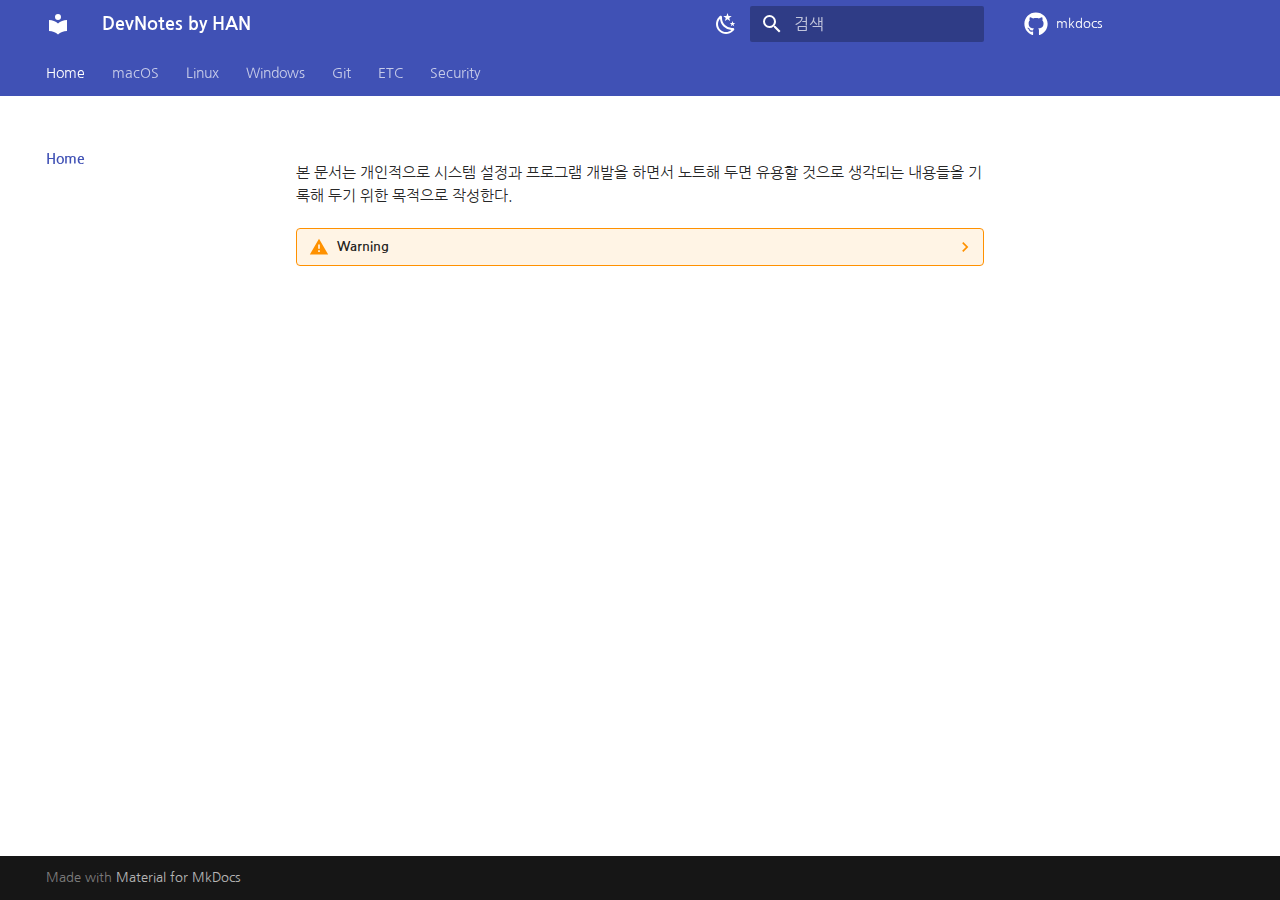
<file: index.html>
<!doctype html>
<html lang="ko" class="no-js">
  <head>
    
      <meta charset="utf-8">
      <meta name="viewport" content="width=device-width,initial-scale=1">
      
      
      
        <link rel="canonical" href="https://dohankwon.github.io/">
      
      
      
        <link rel="next" href="macos/">
      
      <link rel="icon" href="assets/images/favicon.png">
      <meta name="generator" content="mkdocs-1.4.2, mkdocs-material-9.0.6">
    
    
      
        <title>DevNotes by HAN</title>
      
    
    
      <link rel="stylesheet" href="assets/stylesheets/main.558e4712.min.css">
      
        
        <link rel="stylesheet" href="assets/stylesheets/palette.2505c338.min.css">
      
      

    
    
    
      
        
        
        <link rel="preconnect" href="https://fonts.gstatic.com" crossorigin>
        <link rel="stylesheet" href="https://fonts.googleapis.com/css?family=Nanum+Gothic:300,300i,400,400i,700,700i%7CD2Coding:400,400i,700,700i&display=fallback">
        <style>:root{--md-text-font:"Nanum Gothic";--md-code-font:"D2Coding"}</style>
      
    
    
      <link rel="stylesheet" href="css/custom.css">
    
    <script>__md_scope=new URL(".",location),__md_hash=e=>[...e].reduce((e,_)=>(e<<5)-e+_.charCodeAt(0),0),__md_get=(e,_=localStorage,t=__md_scope)=>JSON.parse(_.getItem(t.pathname+"."+e)),__md_set=(e,_,t=localStorage,a=__md_scope)=>{try{t.setItem(a.pathname+"."+e,JSON.stringify(_))}catch(e){}}</script>
    
      

    
    
    
  </head>
  
  
    
    
      
    
    
    
    
    <body dir="ltr" data-md-color-scheme="default" data-md-color-primary="" data-md-color-accent="">
  
    
    
      <script>var palette=__md_get("__palette");if(palette&&"object"==typeof palette.color)for(var key of Object.keys(palette.color))document.body.setAttribute("data-md-color-"+key,palette.color[key])</script>
    
    <input class="md-toggle" data-md-toggle="drawer" type="checkbox" id="__drawer" autocomplete="off">
    <input class="md-toggle" data-md-toggle="search" type="checkbox" id="__search" autocomplete="off">
    <label class="md-overlay" for="__drawer"></label>
    <div data-md-component="skip">
      
    </div>
    <div data-md-component="announce">
      
    </div>
    
    
      

<header class="md-header" data-md-component="header">
  <nav class="md-header__inner md-grid" aria-label="Header">
    <a href="." title="DevNotes by HAN" class="md-header__button md-logo" aria-label="DevNotes by HAN" data-md-component="logo">
      
  
  <svg xmlns="http://www.w3.org/2000/svg" viewBox="0 0 24 24"><path d="M12 8a3 3 0 0 0 3-3 3 3 0 0 0-3-3 3 3 0 0 0-3 3 3 3 0 0 0 3 3m0 3.54C9.64 9.35 6.5 8 3 8v11c3.5 0 6.64 1.35 9 3.54 2.36-2.19 5.5-3.54 9-3.54V8c-3.5 0-6.64 1.35-9 3.54Z"/></svg>

    </a>
    <label class="md-header__button md-icon" for="__drawer">
      <svg xmlns="http://www.w3.org/2000/svg" viewBox="0 0 24 24"><path d="M3 6h18v2H3V6m0 5h18v2H3v-2m0 5h18v2H3v-2Z"/></svg>
    </label>
    <div class="md-header__title" data-md-component="header-title">
      <div class="md-header__ellipsis">
        <div class="md-header__topic">
          <span class="md-ellipsis">
            DevNotes by HAN
          </span>
        </div>
        <div class="md-header__topic" data-md-component="header-topic">
          <span class="md-ellipsis">
            
              Home
            
          </span>
        </div>
      </div>
    </div>
    
      <form class="md-header__option" data-md-component="palette">
        
          
          <input class="md-option" data-md-color-media="" data-md-color-scheme="default" data-md-color-primary="" data-md-color-accent=""  aria-label="Switch to dark mode"  type="radio" name="__palette" id="__palette_1">
          
            <label class="md-header__button md-icon" title="Switch to dark mode" for="__palette_2" hidden>
              <svg xmlns="http://www.w3.org/2000/svg" viewBox="0 0 24 24"><path d="m17.75 4.09-2.53 1.94.91 3.06-2.63-1.81-2.63 1.81.91-3.06-2.53-1.94L12.44 4l1.06-3 1.06 3 3.19.09m3.5 6.91-1.64 1.25.59 1.98-1.7-1.17-1.7 1.17.59-1.98L15.75 11l2.06-.05L18.5 9l.69 1.95 2.06.05m-2.28 4.95c.83-.08 1.72 1.1 1.19 1.85-.32.45-.66.87-1.08 1.27C15.17 23 8.84 23 4.94 19.07c-3.91-3.9-3.91-10.24 0-14.14.4-.4.82-.76 1.27-1.08.75-.53 1.93.36 1.85 1.19-.27 2.86.69 5.83 2.89 8.02a9.96 9.96 0 0 0 8.02 2.89m-1.64 2.02a12.08 12.08 0 0 1-7.8-3.47c-2.17-2.19-3.33-5-3.49-7.82-2.81 3.14-2.7 7.96.31 10.98 3.02 3.01 7.84 3.12 10.98.31Z"/></svg>
            </label>
          
        
          
          <input class="md-option" data-md-color-media="" data-md-color-scheme="slate" data-md-color-primary="" data-md-color-accent=""  aria-label="Switch to light mode"  type="radio" name="__palette" id="__palette_2">
          
            <label class="md-header__button md-icon" title="Switch to light mode" for="__palette_1" hidden>
              <svg xmlns="http://www.w3.org/2000/svg" viewBox="0 0 24 24"><path d="M12 7a5 5 0 0 1 5 5 5 5 0 0 1-5 5 5 5 0 0 1-5-5 5 5 0 0 1 5-5m0 2a3 3 0 0 0-3 3 3 3 0 0 0 3 3 3 3 0 0 0 3-3 3 3 0 0 0-3-3m0-7 2.39 3.42C13.65 5.15 12.84 5 12 5c-.84 0-1.65.15-2.39.42L12 2M3.34 7l4.16-.35A7.2 7.2 0 0 0 5.94 8.5c-.44.74-.69 1.5-.83 2.29L3.34 7m.02 10 1.76-3.77a7.131 7.131 0 0 0 2.38 4.14L3.36 17M20.65 7l-1.77 3.79a7.023 7.023 0 0 0-2.38-4.15l4.15.36m-.01 10-4.14.36c.59-.51 1.12-1.14 1.54-1.86.42-.73.69-1.5.83-2.29L20.64 17M12 22l-2.41-3.44c.74.27 1.55.44 2.41.44.82 0 1.63-.17 2.37-.44L12 22Z"/></svg>
            </label>
          
        
      </form>
    
    
    
      <label class="md-header__button md-icon" for="__search">
        <svg xmlns="http://www.w3.org/2000/svg" viewBox="0 0 24 24"><path d="M9.5 3A6.5 6.5 0 0 1 16 9.5c0 1.61-.59 3.09-1.56 4.23l.27.27h.79l5 5-1.5 1.5-5-5v-.79l-.27-.27A6.516 6.516 0 0 1 9.5 16 6.5 6.5 0 0 1 3 9.5 6.5 6.5 0 0 1 9.5 3m0 2C7 5 5 7 5 9.5S7 14 9.5 14 14 12 14 9.5 12 5 9.5 5Z"/></svg>
      </label>
      <div class="md-search" data-md-component="search" role="dialog">
  <label class="md-search__overlay" for="__search"></label>
  <div class="md-search__inner" role="search">
    <form class="md-search__form" name="search">
      <input type="text" class="md-search__input" name="query" aria-label="검색" placeholder="검색" autocapitalize="off" autocorrect="off" autocomplete="off" spellcheck="false" data-md-component="search-query" required>
      <label class="md-search__icon md-icon" for="__search">
        <svg xmlns="http://www.w3.org/2000/svg" viewBox="0 0 24 24"><path d="M9.5 3A6.5 6.5 0 0 1 16 9.5c0 1.61-.59 3.09-1.56 4.23l.27.27h.79l5 5-1.5 1.5-5-5v-.79l-.27-.27A6.516 6.516 0 0 1 9.5 16 6.5 6.5 0 0 1 3 9.5 6.5 6.5 0 0 1 9.5 3m0 2C7 5 5 7 5 9.5S7 14 9.5 14 14 12 14 9.5 12 5 9.5 5Z"/></svg>
        <svg xmlns="http://www.w3.org/2000/svg" viewBox="0 0 24 24"><path d="M20 11v2H8l5.5 5.5-1.42 1.42L4.16 12l7.92-7.92L13.5 5.5 8 11h12Z"/></svg>
      </label>
      <nav class="md-search__options" aria-label="검색">
        
        <button type="reset" class="md-search__icon md-icon" title="지우기" aria-label="지우기" tabindex="-1">
          <svg xmlns="http://www.w3.org/2000/svg" viewBox="0 0 24 24"><path d="M19 6.41 17.59 5 12 10.59 6.41 5 5 6.41 10.59 12 5 17.59 6.41 19 12 13.41 17.59 19 19 17.59 13.41 12 19 6.41Z"/></svg>
        </button>
      </nav>
      
        <div class="md-search__suggest" data-md-component="search-suggest"></div>
      
    </form>
    <div class="md-search__output">
      <div class="md-search__scrollwrap" data-md-scrollfix>
        <div class="md-search-result" data-md-component="search-result">
          <div class="md-search-result__meta">
            검색 초기화
          </div>
          <ol class="md-search-result__list" role="presentation"></ol>
        </div>
      </div>
    </div>
  </div>
</div>
    
    
      <div class="md-header__source">
        <a href="https://github.com/dohankwon/mkdocs" title="저장소로 이동" class="md-source" data-md-component="source">
  <div class="md-source__icon md-icon">
    
    <svg xmlns="http://www.w3.org/2000/svg" viewBox="0 0 496 512"><!--! Font Awesome Free 6.2.1 by @fontawesome - https://fontawesome.com License - https://fontawesome.com/license/free (Icons: CC BY 4.0, Fonts: SIL OFL 1.1, Code: MIT License) Copyright 2022 Fonticons, Inc.--><path d="M165.9 397.4c0 2-2.3 3.6-5.2 3.6-3.3.3-5.6-1.3-5.6-3.6 0-2 2.3-3.6 5.2-3.6 3-.3 5.6 1.3 5.6 3.6zm-31.1-4.5c-.7 2 1.3 4.3 4.3 4.9 2.6 1 5.6 0 6.2-2s-1.3-4.3-4.3-5.2c-2.6-.7-5.5.3-6.2 2.3zm44.2-1.7c-2.9.7-4.9 2.6-4.6 4.9.3 2 2.9 3.3 5.9 2.6 2.9-.7 4.9-2.6 4.6-4.6-.3-1.9-3-3.2-5.9-2.9zM244.8 8C106.1 8 0 113.3 0 252c0 110.9 69.8 205.8 169.5 239.2 12.8 2.3 17.3-5.6 17.3-12.1 0-6.2-.3-40.4-.3-61.4 0 0-70 15-84.7-29.8 0 0-11.4-29.1-27.8-36.6 0 0-22.9-15.7 1.6-15.4 0 0 24.9 2 38.6 25.8 21.9 38.6 58.6 27.5 72.9 20.9 2.3-16 8.8-27.1 16-33.7-55.9-6.2-112.3-14.3-112.3-110.5 0-27.5 7.6-41.3 23.6-58.9-2.6-6.5-11.1-33.3 2.6-67.9 20.9-6.5 69 27 69 27 20-5.6 41.5-8.5 62.8-8.5s42.8 2.9 62.8 8.5c0 0 48.1-33.6 69-27 13.7 34.7 5.2 61.4 2.6 67.9 16 17.7 25.8 31.5 25.8 58.9 0 96.5-58.9 104.2-114.8 110.5 9.2 7.9 17 22.9 17 46.4 0 33.7-.3 75.4-.3 83.6 0 6.5 4.6 14.4 17.3 12.1C428.2 457.8 496 362.9 496 252 496 113.3 383.5 8 244.8 8zM97.2 352.9c-1.3 1-1 3.3.7 5.2 1.6 1.6 3.9 2.3 5.2 1 1.3-1 1-3.3-.7-5.2-1.6-1.6-3.9-2.3-5.2-1zm-10.8-8.1c-.7 1.3.3 2.9 2.3 3.9 1.6 1 3.6.7 4.3-.7.7-1.3-.3-2.9-2.3-3.9-2-.6-3.6-.3-4.3.7zm32.4 35.6c-1.6 1.3-1 4.3 1.3 6.2 2.3 2.3 5.2 2.6 6.5 1 1.3-1.3.7-4.3-1.3-6.2-2.2-2.3-5.2-2.6-6.5-1zm-11.4-14.7c-1.6 1-1.6 3.6 0 5.9 1.6 2.3 4.3 3.3 5.6 2.3 1.6-1.3 1.6-3.9 0-6.2-1.4-2.3-4-3.3-5.6-2z"/></svg>
  </div>
  <div class="md-source__repository">
    mkdocs
  </div>
</a>
      </div>
    
  </nav>
  
</header>
    
    <div class="md-container" data-md-component="container">
      
      
        
          
            
<nav class="md-tabs" aria-label="Tabs" data-md-component="tabs">
  <div class="md-tabs__inner md-grid">
    <ul class="md-tabs__list">
      
        
  
  
    
  


  <li class="md-tabs__item">
    <a href="." class="md-tabs__link md-tabs__link--active">
      Home
    </a>
  </li>

      
        
  
  


  
  
  
    <li class="md-tabs__item">
      <a href="macos/" class="md-tabs__link">
        macOS
      </a>
    </li>
  

      
        
  
  


  
  
  
    <li class="md-tabs__item">
      <a href="linux/" class="md-tabs__link">
        Linux
      </a>
    </li>
  

      
        
  
  


  
  
  
    <li class="md-tabs__item">
      <a href="windows/" class="md-tabs__link">
        Windows
      </a>
    </li>
  

      
        
  
  


  
  
  
    <li class="md-tabs__item">
      <a href="git/" class="md-tabs__link">
        Git
      </a>
    </li>
  

      
        
  
  


  
  
  
    <li class="md-tabs__item">
      <a href="etc/" class="md-tabs__link">
        ETC
      </a>
    </li>
  

      
        
  
  


  
  
  
    <li class="md-tabs__item">
      <a href="security/glossary/" class="md-tabs__link">
        Security
      </a>
    </li>
  

      
    </ul>
  </div>
</nav>
          
        
      
      <main class="md-main" data-md-component="main">
        <div class="md-main__inner md-grid">
          
            
              
              <div class="md-sidebar md-sidebar--primary" data-md-component="sidebar" data-md-type="navigation" >
                <div class="md-sidebar__scrollwrap">
                  <div class="md-sidebar__inner">
                    

  


<nav class="md-nav md-nav--primary md-nav--lifted" aria-label="Navigation" data-md-level="0">
  <label class="md-nav__title" for="__drawer">
    <a href="." title="DevNotes by HAN" class="md-nav__button md-logo" aria-label="DevNotes by HAN" data-md-component="logo">
      
  
  <svg xmlns="http://www.w3.org/2000/svg" viewBox="0 0 24 24"><path d="M12 8a3 3 0 0 0 3-3 3 3 0 0 0-3-3 3 3 0 0 0-3 3 3 3 0 0 0 3 3m0 3.54C9.64 9.35 6.5 8 3 8v11c3.5 0 6.64 1.35 9 3.54 2.36-2.19 5.5-3.54 9-3.54V8c-3.5 0-6.64 1.35-9 3.54Z"/></svg>

    </a>
    DevNotes by HAN
  </label>
  
    <div class="md-nav__source">
      <a href="https://github.com/dohankwon/mkdocs" title="저장소로 이동" class="md-source" data-md-component="source">
  <div class="md-source__icon md-icon">
    
    <svg xmlns="http://www.w3.org/2000/svg" viewBox="0 0 496 512"><!--! Font Awesome Free 6.2.1 by @fontawesome - https://fontawesome.com License - https://fontawesome.com/license/free (Icons: CC BY 4.0, Fonts: SIL OFL 1.1, Code: MIT License) Copyright 2022 Fonticons, Inc.--><path d="M165.9 397.4c0 2-2.3 3.6-5.2 3.6-3.3.3-5.6-1.3-5.6-3.6 0-2 2.3-3.6 5.2-3.6 3-.3 5.6 1.3 5.6 3.6zm-31.1-4.5c-.7 2 1.3 4.3 4.3 4.9 2.6 1 5.6 0 6.2-2s-1.3-4.3-4.3-5.2c-2.6-.7-5.5.3-6.2 2.3zm44.2-1.7c-2.9.7-4.9 2.6-4.6 4.9.3 2 2.9 3.3 5.9 2.6 2.9-.7 4.9-2.6 4.6-4.6-.3-1.9-3-3.2-5.9-2.9zM244.8 8C106.1 8 0 113.3 0 252c0 110.9 69.8 205.8 169.5 239.2 12.8 2.3 17.3-5.6 17.3-12.1 0-6.2-.3-40.4-.3-61.4 0 0-70 15-84.7-29.8 0 0-11.4-29.1-27.8-36.6 0 0-22.9-15.7 1.6-15.4 0 0 24.9 2 38.6 25.8 21.9 38.6 58.6 27.5 72.9 20.9 2.3-16 8.8-27.1 16-33.7-55.9-6.2-112.3-14.3-112.3-110.5 0-27.5 7.6-41.3 23.6-58.9-2.6-6.5-11.1-33.3 2.6-67.9 20.9-6.5 69 27 69 27 20-5.6 41.5-8.5 62.8-8.5s42.8 2.9 62.8 8.5c0 0 48.1-33.6 69-27 13.7 34.7 5.2 61.4 2.6 67.9 16 17.7 25.8 31.5 25.8 58.9 0 96.5-58.9 104.2-114.8 110.5 9.2 7.9 17 22.9 17 46.4 0 33.7-.3 75.4-.3 83.6 0 6.5 4.6 14.4 17.3 12.1C428.2 457.8 496 362.9 496 252 496 113.3 383.5 8 244.8 8zM97.2 352.9c-1.3 1-1 3.3.7 5.2 1.6 1.6 3.9 2.3 5.2 1 1.3-1 1-3.3-.7-5.2-1.6-1.6-3.9-2.3-5.2-1zm-10.8-8.1c-.7 1.3.3 2.9 2.3 3.9 1.6 1 3.6.7 4.3-.7.7-1.3-.3-2.9-2.3-3.9-2-.6-3.6-.3-4.3.7zm32.4 35.6c-1.6 1.3-1 4.3 1.3 6.2 2.3 2.3 5.2 2.6 6.5 1 1.3-1.3.7-4.3-1.3-6.2-2.2-2.3-5.2-2.6-6.5-1zm-11.4-14.7c-1.6 1-1.6 3.6 0 5.9 1.6 2.3 4.3 3.3 5.6 2.3 1.6-1.3 1.6-3.9 0-6.2-1.4-2.3-4-3.3-5.6-2z"/></svg>
  </div>
  <div class="md-source__repository">
    mkdocs
  </div>
</a>
    </div>
  
  <ul class="md-nav__list" data-md-scrollfix>
    
      
      
      

  
  
    
  
  
    <li class="md-nav__item md-nav__item--active">
      
      <input class="md-nav__toggle md-toggle" data-md-toggle="toc" type="checkbox" id="__toc">
      
      
      
      <a href="." class="md-nav__link md-nav__link--active">
        Home
      </a>
      
    </li>
  

    
      
      
      

  
  
  
    
    <li class="md-nav__item md-nav__item--nested">
      
      
      
      
        
      
      <input class="md-nav__toggle md-toggle md-toggle--indeterminate" data-md-toggle="__nav_2" type="checkbox" id="__nav_2" >
      
      
      
        <label class="md-nav__link" for="__nav_2" tabindex="0" aria-expanded="false">
          macOS
          <span class="md-nav__icon md-icon"></span>
        </label>
      
      <nav class="md-nav" aria-label="macOS" data-md-level="1">
        <label class="md-nav__title" for="__nav_2">
          <span class="md-nav__icon md-icon"></span>
          macOS
        </label>
        <ul class="md-nav__list" data-md-scrollfix>
          
            
              
  
  
  
    <li class="md-nav__item">
      <a href="macos/" class="md-nav__link">
        Home
      </a>
    </li>
  

            
          
            
              
  
  
  
    
    <li class="md-nav__item md-nav__item--nested">
      
      
      
      
        
      
      <input class="md-nav__toggle md-toggle md-toggle--indeterminate" data-md-toggle="__nav_2_2" type="checkbox" id="__nav_2_2" >
      
      
      
        <label class="md-nav__link" for="__nav_2_2" tabindex="0" aria-expanded="false">
          Apps
          <span class="md-nav__icon md-icon"></span>
        </label>
      
      <nav class="md-nav" aria-label="Apps" data-md-level="2">
        <label class="md-nav__title" for="__nav_2_2">
          <span class="md-nav__icon md-icon"></span>
          Apps
        </label>
        <ul class="md-nav__list" data-md-scrollfix>
          
            
              
  
  
  
    <li class="md-nav__item">
      <a href="macos/vscode/" class="md-nav__link">
        Visual Studio Code
      </a>
    </li>
  

            
          
        </ul>
      </nav>
    </li>
  

            
          
        </ul>
      </nav>
    </li>
  

    
      
      
      

  
  
  
    
    <li class="md-nav__item md-nav__item--nested">
      
      
      
      
        
      
      <input class="md-nav__toggle md-toggle md-toggle--indeterminate" data-md-toggle="__nav_3" type="checkbox" id="__nav_3" >
      
      
      
        <label class="md-nav__link" for="__nav_3" tabindex="0" aria-expanded="false">
          Linux
          <span class="md-nav__icon md-icon"></span>
        </label>
      
      <nav class="md-nav" aria-label="Linux" data-md-level="1">
        <label class="md-nav__title" for="__nav_3">
          <span class="md-nav__icon md-icon"></span>
          Linux
        </label>
        <ul class="md-nav__list" data-md-scrollfix>
          
            
              
  
  
  
    <li class="md-nav__item">
      <a href="linux/" class="md-nav__link">
        Home
      </a>
    </li>
  

            
          
        </ul>
      </nav>
    </li>
  

    
      
      
      

  
  
  
    
    <li class="md-nav__item md-nav__item--nested">
      
      
      
      
        
      
      <input class="md-nav__toggle md-toggle md-toggle--indeterminate" data-md-toggle="__nav_4" type="checkbox" id="__nav_4" >
      
      
      
        <label class="md-nav__link" for="__nav_4" tabindex="0" aria-expanded="false">
          Windows
          <span class="md-nav__icon md-icon"></span>
        </label>
      
      <nav class="md-nav" aria-label="Windows" data-md-level="1">
        <label class="md-nav__title" for="__nav_4">
          <span class="md-nav__icon md-icon"></span>
          Windows
        </label>
        <ul class="md-nav__list" data-md-scrollfix>
          
            
              
  
  
  
    <li class="md-nav__item">
      <a href="windows/" class="md-nav__link">
        Home
      </a>
    </li>
  

            
          
            
              
  
  
  
    <li class="md-nav__item">
      <a href="windows/tips/" class="md-nav__link">
        Tips
      </a>
    </li>
  

            
          
        </ul>
      </nav>
    </li>
  

    
      
      
      

  
  
  
    
    <li class="md-nav__item md-nav__item--nested">
      
      
      
      
        
      
      <input class="md-nav__toggle md-toggle md-toggle--indeterminate" data-md-toggle="__nav_5" type="checkbox" id="__nav_5" >
      
      
      
        <label class="md-nav__link" for="__nav_5" tabindex="0" aria-expanded="false">
          Git
          <span class="md-nav__icon md-icon"></span>
        </label>
      
      <nav class="md-nav" aria-label="Git" data-md-level="1">
        <label class="md-nav__title" for="__nav_5">
          <span class="md-nav__icon md-icon"></span>
          Git
        </label>
        <ul class="md-nav__list" data-md-scrollfix>
          
            
              
  
  
  
    <li class="md-nav__item">
      <a href="git/" class="md-nav__link">
        Home
      </a>
    </li>
  

            
          
            
              
  
  
  
    
    <li class="md-nav__item md-nav__item--nested">
      
      
      
      
        
      
      <input class="md-nav__toggle md-toggle md-toggle--indeterminate" data-md-toggle="__nav_5_2" type="checkbox" id="__nav_5_2" >
      
      
      
        <label class="md-nav__link" for="__nav_5_2" tabindex="0" aria-expanded="false">
          GitHub
          <span class="md-nav__icon md-icon"></span>
        </label>
      
      <nav class="md-nav" aria-label="GitHub" data-md-level="2">
        <label class="md-nav__title" for="__nav_5_2">
          <span class="md-nav__icon md-icon"></span>
          GitHub
        </label>
        <ul class="md-nav__list" data-md-scrollfix>
          
            
              
  
  
  
    <li class="md-nav__item">
      <a href="git/github/" class="md-nav__link">
        About
      </a>
    </li>
  

            
          
            
              
  
  
  
    <li class="md-nav__item">
      <a href="git/github/actions/" class="md-nav__link">
        Actions
      </a>
    </li>
  

            
          
        </ul>
      </nav>
    </li>
  

            
          
        </ul>
      </nav>
    </li>
  

    
      
      
      

  
  
  
    
    <li class="md-nav__item md-nav__item--nested">
      
      
      
      
        
      
      <input class="md-nav__toggle md-toggle md-toggle--indeterminate" data-md-toggle="__nav_6" type="checkbox" id="__nav_6" >
      
      
      
        <label class="md-nav__link" for="__nav_6" tabindex="0" aria-expanded="false">
          ETC
          <span class="md-nav__icon md-icon"></span>
        </label>
      
      <nav class="md-nav" aria-label="ETC" data-md-level="1">
        <label class="md-nav__title" for="__nav_6">
          <span class="md-nav__icon md-icon"></span>
          ETC
        </label>
        <ul class="md-nav__list" data-md-scrollfix>
          
            
              
  
  
  
    <li class="md-nav__item">
      <a href="etc/" class="md-nav__link">
        Home
      </a>
    </li>
  

            
          
            
              
  
  
  
    <li class="md-nav__item">
      <a href="etc/mkdocs/" class="md-nav__link">
        MkDocs
      </a>
    </li>
  

            
          
            
              
  
  
  
    <li class="md-nav__item">
      <a href="etc/material4mkdocs/" class="md-nav__link">
        Material for MkDocs
      </a>
    </li>
  

            
          
        </ul>
      </nav>
    </li>
  

    
      
      
      

  
  
  
    
    <li class="md-nav__item md-nav__item--nested">
      
      
      
      
        
      
      <input class="md-nav__toggle md-toggle md-toggle--indeterminate" data-md-toggle="__nav_7" type="checkbox" id="__nav_7" >
      
      
      
        <label class="md-nav__link" for="__nav_7" tabindex="0" aria-expanded="false">
          Security
          <span class="md-nav__icon md-icon"></span>
        </label>
      
      <nav class="md-nav" aria-label="Security" data-md-level="1">
        <label class="md-nav__title" for="__nav_7">
          <span class="md-nav__icon md-icon"></span>
          Security
        </label>
        <ul class="md-nav__list" data-md-scrollfix>
          
            
              
  
  
  
    <li class="md-nav__item">
      <a href="security/glossary/" class="md-nav__link">
        Glossary
      </a>
    </li>
  

            
          
        </ul>
      </nav>
    </li>
  

    
  </ul>
</nav>
                  </div>
                </div>
              </div>
            
            
              
              <div class="md-sidebar md-sidebar--secondary" data-md-component="sidebar" data-md-type="toc" >
                <div class="md-sidebar__scrollwrap">
                  <div class="md-sidebar__inner">
                    

<nav class="md-nav md-nav--secondary" aria-label="목차">
  
  
  
  
</nav>
                  </div>
                </div>
              </div>
            
          
          
            <div class="md-content" data-md-component="content">
              <article class="md-content__inner md-typeset">
                
                  

  
  



<p>본 문서는 개인적으로 시스템 설정과 프로그램 개발을 하면서 노트해 두면 유용할 것으로 생각되는 내용들을 기록해 두기 위한 목적으로 작성한다.</p>
<details class="warning">
<summary>Warning</summary>
<p>Markdown(*.md) 파일을 저장할 때 반드시 UTF-8 문자셋을 사용해야 합니다.</p>
</details>





                
              </article>
            </div>
          
          
        </div>
        
      </main>
      
        <footer class="md-footer">
  
  <div class="md-footer-meta md-typeset">
    <div class="md-footer-meta__inner md-grid">
      <div class="md-copyright">
  
  
    Made with
    <a href="https://squidfunk.github.io/mkdocs-material/" target="_blank" rel="noopener">
      Material for MkDocs
    </a>
  
</div>
      
    </div>
  </div>
</footer>
      
    </div>
    <div class="md-dialog" data-md-component="dialog">
      <div class="md-dialog__inner md-typeset"></div>
    </div>
    
    <script id="__config" type="application/json">{"base": ".", "features": ["navigation.tabs", "navigation.instant", "navigation.expand", "search.suggest", "search.highlight"], "search": "assets/javascripts/workers/search.e5c33ebb.min.js", "translations": {"clipboard.copied": "\ud074\ub9bd\ubcf4\ub4dc\uc5d0 \ubcf5\uc0ac\ub428", "clipboard.copy": "\ud074\ub9bd\ubcf4\ub4dc\ub85c \ubcf5\uc0ac", "search.result.more.one": "\uc774 \ubb38\uc11c\uc5d0\uc11c 1\uac1c\uc758 \uac80\uc0c9 \uacb0\uacfc \ub354 \ubcf4\uae30", "search.result.more.other": "\uc774 \ubb38\uc11c\uc5d0\uc11c #\uac1c\uc758 \uac80\uc0c9 \uacb0\uacfc \ub354 \ubcf4\uae30", "search.result.none": "\uac80\uc0c9\uc5b4\uc640 \uc77c\uce58\ud558\ub294 \ubb38\uc11c\uac00 \uc5c6\uc2b5\ub2c8\ub2e4", "search.result.one": "1\uac1c\uc758 \uc77c\uce58\ud558\ub294 \ubb38\uc11c", "search.result.other": "#\uac1c\uc758 \uc77c\uce58\ud558\ub294 \ubb38\uc11c", "search.result.placeholder": "\uac80\uc0c9\uc5b4\ub97c \uc785\ub825\ud558\uc138\uc694", "search.result.term.missing": "\ud3ec\ud568\ub418\uc9c0 \uc54a\uc740 \uac80\uc0c9\uc5b4", "select.version": "\ubc84\uc804 \uc120\ud0dd"}}</script>
    
    
      <script src="assets/javascripts/bundle.51d95adb.min.js"></script>
      
    
  </body>
</html>
</file>
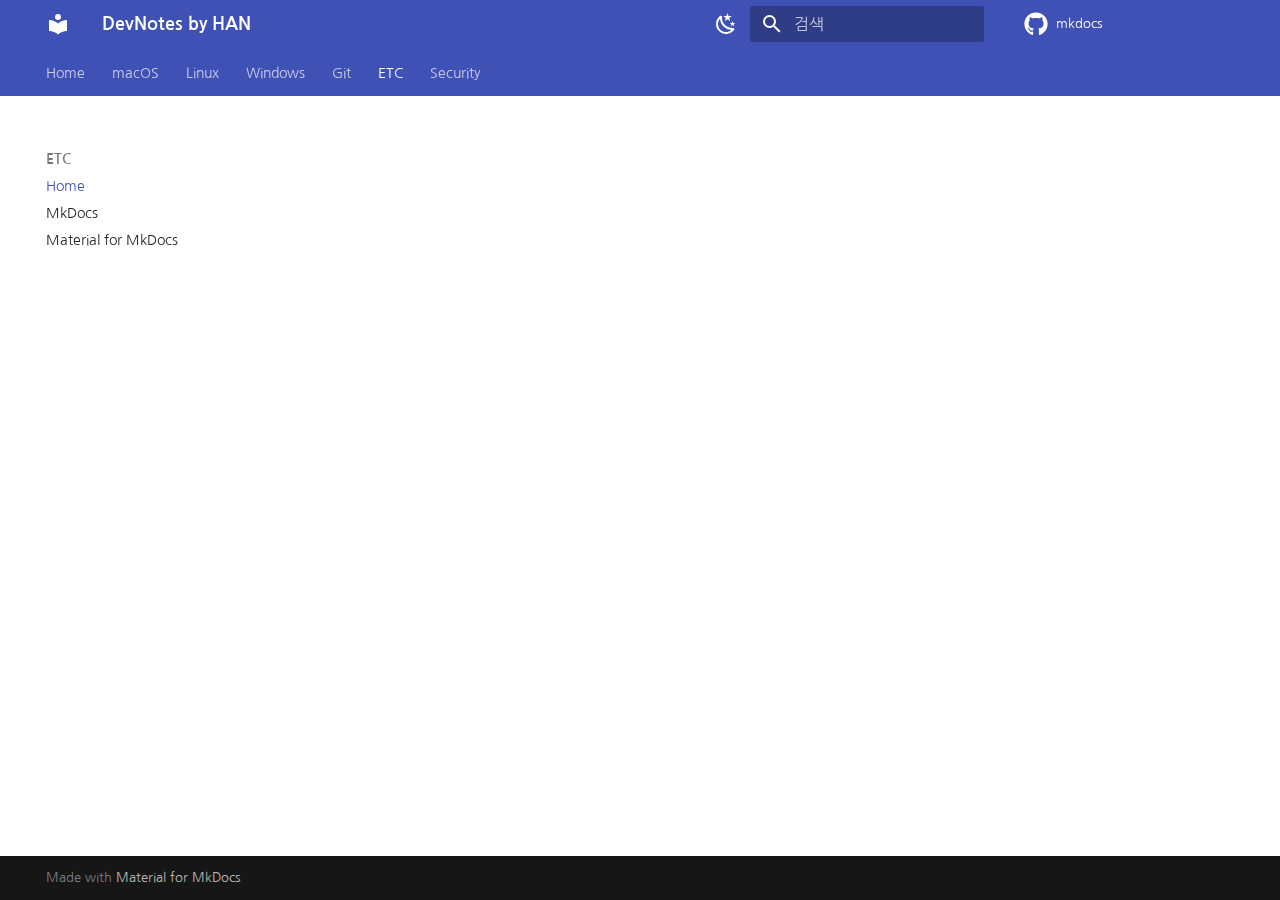
<file: etc/index.html>
<!doctype html>
<html lang="ko" class="no-js">
  <head>
    
      <meta charset="utf-8">
      <meta name="viewport" content="width=device-width,initial-scale=1">
      
      
      
        <link rel="canonical" href="https://dohankwon.github.io/etc/">
      
      
        <link rel="prev" href="../git/github/actions/">
      
      
        <link rel="next" href="mkdocs/">
      
      <link rel="icon" href="../assets/images/favicon.png">
      <meta name="generator" content="mkdocs-1.4.2, mkdocs-material-9.0.6">
    
    
      
        <title>Home - DevNotes by HAN</title>
      
    
    
      <link rel="stylesheet" href="../assets/stylesheets/main.558e4712.min.css">
      
        
        <link rel="stylesheet" href="../assets/stylesheets/palette.2505c338.min.css">
      
      

    
    
    
      
        
        
        <link rel="preconnect" href="https://fonts.gstatic.com" crossorigin>
        <link rel="stylesheet" href="https://fonts.googleapis.com/css?family=Nanum+Gothic:300,300i,400,400i,700,700i%7CD2Coding:400,400i,700,700i&display=fallback">
        <style>:root{--md-text-font:"Nanum Gothic";--md-code-font:"D2Coding"}</style>
      
    
    
      <link rel="stylesheet" href="../css/custom.css">
    
    <script>__md_scope=new URL("..",location),__md_hash=e=>[...e].reduce((e,_)=>(e<<5)-e+_.charCodeAt(0),0),__md_get=(e,_=localStorage,t=__md_scope)=>JSON.parse(_.getItem(t.pathname+"."+e)),__md_set=(e,_,t=localStorage,a=__md_scope)=>{try{t.setItem(a.pathname+"."+e,JSON.stringify(_))}catch(e){}}</script>
    
      

    
    
    
  </head>
  
  
    
    
      
    
    
    
    
    <body dir="ltr" data-md-color-scheme="default" data-md-color-primary="" data-md-color-accent="">
  
    
    
      <script>var palette=__md_get("__palette");if(palette&&"object"==typeof palette.color)for(var key of Object.keys(palette.color))document.body.setAttribute("data-md-color-"+key,palette.color[key])</script>
    
    <input class="md-toggle" data-md-toggle="drawer" type="checkbox" id="__drawer" autocomplete="off">
    <input class="md-toggle" data-md-toggle="search" type="checkbox" id="__search" autocomplete="off">
    <label class="md-overlay" for="__drawer"></label>
    <div data-md-component="skip">
      
    </div>
    <div data-md-component="announce">
      
    </div>
    
    
      

<header class="md-header" data-md-component="header">
  <nav class="md-header__inner md-grid" aria-label="Header">
    <a href=".." title="DevNotes by HAN" class="md-header__button md-logo" aria-label="DevNotes by HAN" data-md-component="logo">
      
  
  <svg xmlns="http://www.w3.org/2000/svg" viewBox="0 0 24 24"><path d="M12 8a3 3 0 0 0 3-3 3 3 0 0 0-3-3 3 3 0 0 0-3 3 3 3 0 0 0 3 3m0 3.54C9.64 9.35 6.5 8 3 8v11c3.5 0 6.64 1.35 9 3.54 2.36-2.19 5.5-3.54 9-3.54V8c-3.5 0-6.64 1.35-9 3.54Z"/></svg>

    </a>
    <label class="md-header__button md-icon" for="__drawer">
      <svg xmlns="http://www.w3.org/2000/svg" viewBox="0 0 24 24"><path d="M3 6h18v2H3V6m0 5h18v2H3v-2m0 5h18v2H3v-2Z"/></svg>
    </label>
    <div class="md-header__title" data-md-component="header-title">
      <div class="md-header__ellipsis">
        <div class="md-header__topic">
          <span class="md-ellipsis">
            DevNotes by HAN
          </span>
        </div>
        <div class="md-header__topic" data-md-component="header-topic">
          <span class="md-ellipsis">
            
              Home
            
          </span>
        </div>
      </div>
    </div>
    
      <form class="md-header__option" data-md-component="palette">
        
          
          <input class="md-option" data-md-color-media="" data-md-color-scheme="default" data-md-color-primary="" data-md-color-accent=""  aria-label="Switch to dark mode"  type="radio" name="__palette" id="__palette_1">
          
            <label class="md-header__button md-icon" title="Switch to dark mode" for="__palette_2" hidden>
              <svg xmlns="http://www.w3.org/2000/svg" viewBox="0 0 24 24"><path d="m17.75 4.09-2.53 1.94.91 3.06-2.63-1.81-2.63 1.81.91-3.06-2.53-1.94L12.44 4l1.06-3 1.06 3 3.19.09m3.5 6.91-1.64 1.25.59 1.98-1.7-1.17-1.7 1.17.59-1.98L15.75 11l2.06-.05L18.5 9l.69 1.95 2.06.05m-2.28 4.95c.83-.08 1.72 1.1 1.19 1.85-.32.45-.66.87-1.08 1.27C15.17 23 8.84 23 4.94 19.07c-3.91-3.9-3.91-10.24 0-14.14.4-.4.82-.76 1.27-1.08.75-.53 1.93.36 1.85 1.19-.27 2.86.69 5.83 2.89 8.02a9.96 9.96 0 0 0 8.02 2.89m-1.64 2.02a12.08 12.08 0 0 1-7.8-3.47c-2.17-2.19-3.33-5-3.49-7.82-2.81 3.14-2.7 7.96.31 10.98 3.02 3.01 7.84 3.12 10.98.31Z"/></svg>
            </label>
          
        
          
          <input class="md-option" data-md-color-media="" data-md-color-scheme="slate" data-md-color-primary="" data-md-color-accent=""  aria-label="Switch to light mode"  type="radio" name="__palette" id="__palette_2">
          
            <label class="md-header__button md-icon" title="Switch to light mode" for="__palette_1" hidden>
              <svg xmlns="http://www.w3.org/2000/svg" viewBox="0 0 24 24"><path d="M12 7a5 5 0 0 1 5 5 5 5 0 0 1-5 5 5 5 0 0 1-5-5 5 5 0 0 1 5-5m0 2a3 3 0 0 0-3 3 3 3 0 0 0 3 3 3 3 0 0 0 3-3 3 3 0 0 0-3-3m0-7 2.39 3.42C13.65 5.15 12.84 5 12 5c-.84 0-1.65.15-2.39.42L12 2M3.34 7l4.16-.35A7.2 7.2 0 0 0 5.94 8.5c-.44.74-.69 1.5-.83 2.29L3.34 7m.02 10 1.76-3.77a7.131 7.131 0 0 0 2.38 4.14L3.36 17M20.65 7l-1.77 3.79a7.023 7.023 0 0 0-2.38-4.15l4.15.36m-.01 10-4.14.36c.59-.51 1.12-1.14 1.54-1.86.42-.73.69-1.5.83-2.29L20.64 17M12 22l-2.41-3.44c.74.27 1.55.44 2.41.44.82 0 1.63-.17 2.37-.44L12 22Z"/></svg>
            </label>
          
        
      </form>
    
    
    
      <label class="md-header__button md-icon" for="__search">
        <svg xmlns="http://www.w3.org/2000/svg" viewBox="0 0 24 24"><path d="M9.5 3A6.5 6.5 0 0 1 16 9.5c0 1.61-.59 3.09-1.56 4.23l.27.27h.79l5 5-1.5 1.5-5-5v-.79l-.27-.27A6.516 6.516 0 0 1 9.5 16 6.5 6.5 0 0 1 3 9.5 6.5 6.5 0 0 1 9.5 3m0 2C7 5 5 7 5 9.5S7 14 9.5 14 14 12 14 9.5 12 5 9.5 5Z"/></svg>
      </label>
      <div class="md-search" data-md-component="search" role="dialog">
  <label class="md-search__overlay" for="__search"></label>
  <div class="md-search__inner" role="search">
    <form class="md-search__form" name="search">
      <input type="text" class="md-search__input" name="query" aria-label="검색" placeholder="검색" autocapitalize="off" autocorrect="off" autocomplete="off" spellcheck="false" data-md-component="search-query" required>
      <label class="md-search__icon md-icon" for="__search">
        <svg xmlns="http://www.w3.org/2000/svg" viewBox="0 0 24 24"><path d="M9.5 3A6.5 6.5 0 0 1 16 9.5c0 1.61-.59 3.09-1.56 4.23l.27.27h.79l5 5-1.5 1.5-5-5v-.79l-.27-.27A6.516 6.516 0 0 1 9.5 16 6.5 6.5 0 0 1 3 9.5 6.5 6.5 0 0 1 9.5 3m0 2C7 5 5 7 5 9.5S7 14 9.5 14 14 12 14 9.5 12 5 9.5 5Z"/></svg>
        <svg xmlns="http://www.w3.org/2000/svg" viewBox="0 0 24 24"><path d="M20 11v2H8l5.5 5.5-1.42 1.42L4.16 12l7.92-7.92L13.5 5.5 8 11h12Z"/></svg>
      </label>
      <nav class="md-search__options" aria-label="검색">
        
        <button type="reset" class="md-search__icon md-icon" title="지우기" aria-label="지우기" tabindex="-1">
          <svg xmlns="http://www.w3.org/2000/svg" viewBox="0 0 24 24"><path d="M19 6.41 17.59 5 12 10.59 6.41 5 5 6.41 10.59 12 5 17.59 6.41 19 12 13.41 17.59 19 19 17.59 13.41 12 19 6.41Z"/></svg>
        </button>
      </nav>
      
        <div class="md-search__suggest" data-md-component="search-suggest"></div>
      
    </form>
    <div class="md-search__output">
      <div class="md-search__scrollwrap" data-md-scrollfix>
        <div class="md-search-result" data-md-component="search-result">
          <div class="md-search-result__meta">
            검색 초기화
          </div>
          <ol class="md-search-result__list" role="presentation"></ol>
        </div>
      </div>
    </div>
  </div>
</div>
    
    
      <div class="md-header__source">
        <a href="https://github.com/dohankwon/mkdocs" title="저장소로 이동" class="md-source" data-md-component="source">
  <div class="md-source__icon md-icon">
    
    <svg xmlns="http://www.w3.org/2000/svg" viewBox="0 0 496 512"><!--! Font Awesome Free 6.2.1 by @fontawesome - https://fontawesome.com License - https://fontawesome.com/license/free (Icons: CC BY 4.0, Fonts: SIL OFL 1.1, Code: MIT License) Copyright 2022 Fonticons, Inc.--><path d="M165.9 397.4c0 2-2.3 3.6-5.2 3.6-3.3.3-5.6-1.3-5.6-3.6 0-2 2.3-3.6 5.2-3.6 3-.3 5.6 1.3 5.6 3.6zm-31.1-4.5c-.7 2 1.3 4.3 4.3 4.9 2.6 1 5.6 0 6.2-2s-1.3-4.3-4.3-5.2c-2.6-.7-5.5.3-6.2 2.3zm44.2-1.7c-2.9.7-4.9 2.6-4.6 4.9.3 2 2.9 3.3 5.9 2.6 2.9-.7 4.9-2.6 4.6-4.6-.3-1.9-3-3.2-5.9-2.9zM244.8 8C106.1 8 0 113.3 0 252c0 110.9 69.8 205.8 169.5 239.2 12.8 2.3 17.3-5.6 17.3-12.1 0-6.2-.3-40.4-.3-61.4 0 0-70 15-84.7-29.8 0 0-11.4-29.1-27.8-36.6 0 0-22.9-15.7 1.6-15.4 0 0 24.9 2 38.6 25.8 21.9 38.6 58.6 27.5 72.9 20.9 2.3-16 8.8-27.1 16-33.7-55.9-6.2-112.3-14.3-112.3-110.5 0-27.5 7.6-41.3 23.6-58.9-2.6-6.5-11.1-33.3 2.6-67.9 20.9-6.5 69 27 69 27 20-5.6 41.5-8.5 62.8-8.5s42.8 2.9 62.8 8.5c0 0 48.1-33.6 69-27 13.7 34.7 5.2 61.4 2.6 67.9 16 17.7 25.8 31.5 25.8 58.9 0 96.5-58.9 104.2-114.8 110.5 9.2 7.9 17 22.9 17 46.4 0 33.7-.3 75.4-.3 83.6 0 6.5 4.6 14.4 17.3 12.1C428.2 457.8 496 362.9 496 252 496 113.3 383.5 8 244.8 8zM97.2 352.9c-1.3 1-1 3.3.7 5.2 1.6 1.6 3.9 2.3 5.2 1 1.3-1 1-3.3-.7-5.2-1.6-1.6-3.9-2.3-5.2-1zm-10.8-8.1c-.7 1.3.3 2.9 2.3 3.9 1.6 1 3.6.7 4.3-.7.7-1.3-.3-2.9-2.3-3.9-2-.6-3.6-.3-4.3.7zm32.4 35.6c-1.6 1.3-1 4.3 1.3 6.2 2.3 2.3 5.2 2.6 6.5 1 1.3-1.3.7-4.3-1.3-6.2-2.2-2.3-5.2-2.6-6.5-1zm-11.4-14.7c-1.6 1-1.6 3.6 0 5.9 1.6 2.3 4.3 3.3 5.6 2.3 1.6-1.3 1.6-3.9 0-6.2-1.4-2.3-4-3.3-5.6-2z"/></svg>
  </div>
  <div class="md-source__repository">
    mkdocs
  </div>
</a>
      </div>
    
  </nav>
  
</header>
    
    <div class="md-container" data-md-component="container">
      
      
        
          
            
<nav class="md-tabs" aria-label="Tabs" data-md-component="tabs">
  <div class="md-tabs__inner md-grid">
    <ul class="md-tabs__list">
      
        
  
  


  <li class="md-tabs__item">
    <a href=".." class="md-tabs__link">
      Home
    </a>
  </li>

      
        
  
  


  
  
  
    <li class="md-tabs__item">
      <a href="../macos/" class="md-tabs__link">
        macOS
      </a>
    </li>
  

      
        
  
  


  
  
  
    <li class="md-tabs__item">
      <a href="../linux/" class="md-tabs__link">
        Linux
      </a>
    </li>
  

      
        
  
  


  
  
  
    <li class="md-tabs__item">
      <a href="../windows/" class="md-tabs__link">
        Windows
      </a>
    </li>
  

      
        
  
  


  
  
  
    <li class="md-tabs__item">
      <a href="../git/" class="md-tabs__link">
        Git
      </a>
    </li>
  

      
        
  
  
    
  


  
  
  
    <li class="md-tabs__item">
      <a href="./" class="md-tabs__link md-tabs__link--active">
        ETC
      </a>
    </li>
  

      
        
  
  


  
  
  
    <li class="md-tabs__item">
      <a href="../security/glossary/" class="md-tabs__link">
        Security
      </a>
    </li>
  

      
    </ul>
  </div>
</nav>
          
        
      
      <main class="md-main" data-md-component="main">
        <div class="md-main__inner md-grid">
          
            
              
              <div class="md-sidebar md-sidebar--primary" data-md-component="sidebar" data-md-type="navigation" >
                <div class="md-sidebar__scrollwrap">
                  <div class="md-sidebar__inner">
                    

  


<nav class="md-nav md-nav--primary md-nav--lifted" aria-label="Navigation" data-md-level="0">
  <label class="md-nav__title" for="__drawer">
    <a href=".." title="DevNotes by HAN" class="md-nav__button md-logo" aria-label="DevNotes by HAN" data-md-component="logo">
      
  
  <svg xmlns="http://www.w3.org/2000/svg" viewBox="0 0 24 24"><path d="M12 8a3 3 0 0 0 3-3 3 3 0 0 0-3-3 3 3 0 0 0-3 3 3 3 0 0 0 3 3m0 3.54C9.64 9.35 6.5 8 3 8v11c3.5 0 6.64 1.35 9 3.54 2.36-2.19 5.5-3.54 9-3.54V8c-3.5 0-6.64 1.35-9 3.54Z"/></svg>

    </a>
    DevNotes by HAN
  </label>
  
    <div class="md-nav__source">
      <a href="https://github.com/dohankwon/mkdocs" title="저장소로 이동" class="md-source" data-md-component="source">
  <div class="md-source__icon md-icon">
    
    <svg xmlns="http://www.w3.org/2000/svg" viewBox="0 0 496 512"><!--! Font Awesome Free 6.2.1 by @fontawesome - https://fontawesome.com License - https://fontawesome.com/license/free (Icons: CC BY 4.0, Fonts: SIL OFL 1.1, Code: MIT License) Copyright 2022 Fonticons, Inc.--><path d="M165.9 397.4c0 2-2.3 3.6-5.2 3.6-3.3.3-5.6-1.3-5.6-3.6 0-2 2.3-3.6 5.2-3.6 3-.3 5.6 1.3 5.6 3.6zm-31.1-4.5c-.7 2 1.3 4.3 4.3 4.9 2.6 1 5.6 0 6.2-2s-1.3-4.3-4.3-5.2c-2.6-.7-5.5.3-6.2 2.3zm44.2-1.7c-2.9.7-4.9 2.6-4.6 4.9.3 2 2.9 3.3 5.9 2.6 2.9-.7 4.9-2.6 4.6-4.6-.3-1.9-3-3.2-5.9-2.9zM244.8 8C106.1 8 0 113.3 0 252c0 110.9 69.8 205.8 169.5 239.2 12.8 2.3 17.3-5.6 17.3-12.1 0-6.2-.3-40.4-.3-61.4 0 0-70 15-84.7-29.8 0 0-11.4-29.1-27.8-36.6 0 0-22.9-15.7 1.6-15.4 0 0 24.9 2 38.6 25.8 21.9 38.6 58.6 27.5 72.9 20.9 2.3-16 8.8-27.1 16-33.7-55.9-6.2-112.3-14.3-112.3-110.5 0-27.5 7.6-41.3 23.6-58.9-2.6-6.5-11.1-33.3 2.6-67.9 20.9-6.5 69 27 69 27 20-5.6 41.5-8.5 62.8-8.5s42.8 2.9 62.8 8.5c0 0 48.1-33.6 69-27 13.7 34.7 5.2 61.4 2.6 67.9 16 17.7 25.8 31.5 25.8 58.9 0 96.5-58.9 104.2-114.8 110.5 9.2 7.9 17 22.9 17 46.4 0 33.7-.3 75.4-.3 83.6 0 6.5 4.6 14.4 17.3 12.1C428.2 457.8 496 362.9 496 252 496 113.3 383.5 8 244.8 8zM97.2 352.9c-1.3 1-1 3.3.7 5.2 1.6 1.6 3.9 2.3 5.2 1 1.3-1 1-3.3-.7-5.2-1.6-1.6-3.9-2.3-5.2-1zm-10.8-8.1c-.7 1.3.3 2.9 2.3 3.9 1.6 1 3.6.7 4.3-.7.7-1.3-.3-2.9-2.3-3.9-2-.6-3.6-.3-4.3.7zm32.4 35.6c-1.6 1.3-1 4.3 1.3 6.2 2.3 2.3 5.2 2.6 6.5 1 1.3-1.3.7-4.3-1.3-6.2-2.2-2.3-5.2-2.6-6.5-1zm-11.4-14.7c-1.6 1-1.6 3.6 0 5.9 1.6 2.3 4.3 3.3 5.6 2.3 1.6-1.3 1.6-3.9 0-6.2-1.4-2.3-4-3.3-5.6-2z"/></svg>
  </div>
  <div class="md-source__repository">
    mkdocs
  </div>
</a>
    </div>
  
  <ul class="md-nav__list" data-md-scrollfix>
    
      
      
      

  
  
  
    <li class="md-nav__item">
      <a href=".." class="md-nav__link">
        Home
      </a>
    </li>
  

    
      
      
      

  
  
  
    
    <li class="md-nav__item md-nav__item--nested">
      
      
      
      
        
      
      <input class="md-nav__toggle md-toggle md-toggle--indeterminate" data-md-toggle="__nav_2" type="checkbox" id="__nav_2" >
      
      
      
        <label class="md-nav__link" for="__nav_2" tabindex="0" aria-expanded="false">
          macOS
          <span class="md-nav__icon md-icon"></span>
        </label>
      
      <nav class="md-nav" aria-label="macOS" data-md-level="1">
        <label class="md-nav__title" for="__nav_2">
          <span class="md-nav__icon md-icon"></span>
          macOS
        </label>
        <ul class="md-nav__list" data-md-scrollfix>
          
            
              
  
  
  
    <li class="md-nav__item">
      <a href="../macos/" class="md-nav__link">
        Home
      </a>
    </li>
  

            
          
            
              
  
  
  
    
    <li class="md-nav__item md-nav__item--nested">
      
      
      
      
        
      
      <input class="md-nav__toggle md-toggle md-toggle--indeterminate" data-md-toggle="__nav_2_2" type="checkbox" id="__nav_2_2" >
      
      
      
        <label class="md-nav__link" for="__nav_2_2" tabindex="0" aria-expanded="false">
          Apps
          <span class="md-nav__icon md-icon"></span>
        </label>
      
      <nav class="md-nav" aria-label="Apps" data-md-level="2">
        <label class="md-nav__title" for="__nav_2_2">
          <span class="md-nav__icon md-icon"></span>
          Apps
        </label>
        <ul class="md-nav__list" data-md-scrollfix>
          
            
              
  
  
  
    <li class="md-nav__item">
      <a href="../macos/vscode/" class="md-nav__link">
        Visual Studio Code
      </a>
    </li>
  

            
          
        </ul>
      </nav>
    </li>
  

            
          
        </ul>
      </nav>
    </li>
  

    
      
      
      

  
  
  
    
    <li class="md-nav__item md-nav__item--nested">
      
      
      
      
        
      
      <input class="md-nav__toggle md-toggle md-toggle--indeterminate" data-md-toggle="__nav_3" type="checkbox" id="__nav_3" >
      
      
      
        <label class="md-nav__link" for="__nav_3" tabindex="0" aria-expanded="false">
          Linux
          <span class="md-nav__icon md-icon"></span>
        </label>
      
      <nav class="md-nav" aria-label="Linux" data-md-level="1">
        <label class="md-nav__title" for="__nav_3">
          <span class="md-nav__icon md-icon"></span>
          Linux
        </label>
        <ul class="md-nav__list" data-md-scrollfix>
          
            
              
  
  
  
    <li class="md-nav__item">
      <a href="../linux/" class="md-nav__link">
        Home
      </a>
    </li>
  

            
          
        </ul>
      </nav>
    </li>
  

    
      
      
      

  
  
  
    
    <li class="md-nav__item md-nav__item--nested">
      
      
      
      
        
      
      <input class="md-nav__toggle md-toggle md-toggle--indeterminate" data-md-toggle="__nav_4" type="checkbox" id="__nav_4" >
      
      
      
        <label class="md-nav__link" for="__nav_4" tabindex="0" aria-expanded="false">
          Windows
          <span class="md-nav__icon md-icon"></span>
        </label>
      
      <nav class="md-nav" aria-label="Windows" data-md-level="1">
        <label class="md-nav__title" for="__nav_4">
          <span class="md-nav__icon md-icon"></span>
          Windows
        </label>
        <ul class="md-nav__list" data-md-scrollfix>
          
            
              
  
  
  
    <li class="md-nav__item">
      <a href="../windows/" class="md-nav__link">
        Home
      </a>
    </li>
  

            
          
            
              
  
  
  
    <li class="md-nav__item">
      <a href="../windows/tips/" class="md-nav__link">
        Tips
      </a>
    </li>
  

            
          
        </ul>
      </nav>
    </li>
  

    
      
      
      

  
  
  
    
    <li class="md-nav__item md-nav__item--nested">
      
      
      
      
        
      
      <input class="md-nav__toggle md-toggle md-toggle--indeterminate" data-md-toggle="__nav_5" type="checkbox" id="__nav_5" >
      
      
      
        <label class="md-nav__link" for="__nav_5" tabindex="0" aria-expanded="false">
          Git
          <span class="md-nav__icon md-icon"></span>
        </label>
      
      <nav class="md-nav" aria-label="Git" data-md-level="1">
        <label class="md-nav__title" for="__nav_5">
          <span class="md-nav__icon md-icon"></span>
          Git
        </label>
        <ul class="md-nav__list" data-md-scrollfix>
          
            
              
  
  
  
    <li class="md-nav__item">
      <a href="../git/" class="md-nav__link">
        Home
      </a>
    </li>
  

            
          
            
              
  
  
  
    
    <li class="md-nav__item md-nav__item--nested">
      
      
      
      
        
      
      <input class="md-nav__toggle md-toggle md-toggle--indeterminate" data-md-toggle="__nav_5_2" type="checkbox" id="__nav_5_2" >
      
      
      
        <label class="md-nav__link" for="__nav_5_2" tabindex="0" aria-expanded="false">
          GitHub
          <span class="md-nav__icon md-icon"></span>
        </label>
      
      <nav class="md-nav" aria-label="GitHub" data-md-level="2">
        <label class="md-nav__title" for="__nav_5_2">
          <span class="md-nav__icon md-icon"></span>
          GitHub
        </label>
        <ul class="md-nav__list" data-md-scrollfix>
          
            
              
  
  
  
    <li class="md-nav__item">
      <a href="../git/github/" class="md-nav__link">
        About
      </a>
    </li>
  

            
          
            
              
  
  
  
    <li class="md-nav__item">
      <a href="../git/github/actions/" class="md-nav__link">
        Actions
      </a>
    </li>
  

            
          
        </ul>
      </nav>
    </li>
  

            
          
        </ul>
      </nav>
    </li>
  

    
      
      
      

  
  
    
  
  
    
    <li class="md-nav__item md-nav__item--active md-nav__item--nested">
      
      
      
      
      <input class="md-nav__toggle md-toggle " data-md-toggle="__nav_6" type="checkbox" id="__nav_6" checked>
      
      
      
        <label class="md-nav__link" for="__nav_6" tabindex="0" aria-expanded="true">
          ETC
          <span class="md-nav__icon md-icon"></span>
        </label>
      
      <nav class="md-nav" aria-label="ETC" data-md-level="1">
        <label class="md-nav__title" for="__nav_6">
          <span class="md-nav__icon md-icon"></span>
          ETC
        </label>
        <ul class="md-nav__list" data-md-scrollfix>
          
            
              
  
  
    
  
  
    <li class="md-nav__item md-nav__item--active">
      
      <input class="md-nav__toggle md-toggle" data-md-toggle="toc" type="checkbox" id="__toc">
      
      
      
      <a href="./" class="md-nav__link md-nav__link--active">
        Home
      </a>
      
    </li>
  

            
          
            
              
  
  
  
    <li class="md-nav__item">
      <a href="mkdocs/" class="md-nav__link">
        MkDocs
      </a>
    </li>
  

            
          
            
              
  
  
  
    <li class="md-nav__item">
      <a href="material4mkdocs/" class="md-nav__link">
        Material for MkDocs
      </a>
    </li>
  

            
          
        </ul>
      </nav>
    </li>
  

    
      
      
      

  
  
  
    
    <li class="md-nav__item md-nav__item--nested">
      
      
      
      
        
      
      <input class="md-nav__toggle md-toggle md-toggle--indeterminate" data-md-toggle="__nav_7" type="checkbox" id="__nav_7" >
      
      
      
        <label class="md-nav__link" for="__nav_7" tabindex="0" aria-expanded="false">
          Security
          <span class="md-nav__icon md-icon"></span>
        </label>
      
      <nav class="md-nav" aria-label="Security" data-md-level="1">
        <label class="md-nav__title" for="__nav_7">
          <span class="md-nav__icon md-icon"></span>
          Security
        </label>
        <ul class="md-nav__list" data-md-scrollfix>
          
            
              
  
  
  
    <li class="md-nav__item">
      <a href="../security/glossary/" class="md-nav__link">
        Glossary
      </a>
    </li>
  

            
          
        </ul>
      </nav>
    </li>
  

    
  </ul>
</nav>
                  </div>
                </div>
              </div>
            
            
              
              <div class="md-sidebar md-sidebar--secondary" data-md-component="sidebar" data-md-type="toc" >
                <div class="md-sidebar__scrollwrap">
                  <div class="md-sidebar__inner">
                    

<nav class="md-nav md-nav--secondary" aria-label="목차">
  
  
  
  
</nav>
                  </div>
                </div>
              </div>
            
          
          
            <div class="md-content" data-md-component="content">
              <article class="md-content__inner md-typeset">
                
                  

  
  









                
              </article>
            </div>
          
          
        </div>
        
      </main>
      
        <footer class="md-footer">
  
  <div class="md-footer-meta md-typeset">
    <div class="md-footer-meta__inner md-grid">
      <div class="md-copyright">
  
  
    Made with
    <a href="https://squidfunk.github.io/mkdocs-material/" target="_blank" rel="noopener">
      Material for MkDocs
    </a>
  
</div>
      
    </div>
  </div>
</footer>
      
    </div>
    <div class="md-dialog" data-md-component="dialog">
      <div class="md-dialog__inner md-typeset"></div>
    </div>
    
    <script id="__config" type="application/json">{"base": "..", "features": ["navigation.tabs", "navigation.instant", "navigation.expand", "search.suggest", "search.highlight"], "search": "../assets/javascripts/workers/search.e5c33ebb.min.js", "translations": {"clipboard.copied": "\ud074\ub9bd\ubcf4\ub4dc\uc5d0 \ubcf5\uc0ac\ub428", "clipboard.copy": "\ud074\ub9bd\ubcf4\ub4dc\ub85c \ubcf5\uc0ac", "search.result.more.one": "\uc774 \ubb38\uc11c\uc5d0\uc11c 1\uac1c\uc758 \uac80\uc0c9 \uacb0\uacfc \ub354 \ubcf4\uae30", "search.result.more.other": "\uc774 \ubb38\uc11c\uc5d0\uc11c #\uac1c\uc758 \uac80\uc0c9 \uacb0\uacfc \ub354 \ubcf4\uae30", "search.result.none": "\uac80\uc0c9\uc5b4\uc640 \uc77c\uce58\ud558\ub294 \ubb38\uc11c\uac00 \uc5c6\uc2b5\ub2c8\ub2e4", "search.result.one": "1\uac1c\uc758 \uc77c\uce58\ud558\ub294 \ubb38\uc11c", "search.result.other": "#\uac1c\uc758 \uc77c\uce58\ud558\ub294 \ubb38\uc11c", "search.result.placeholder": "\uac80\uc0c9\uc5b4\ub97c \uc785\ub825\ud558\uc138\uc694", "search.result.term.missing": "\ud3ec\ud568\ub418\uc9c0 \uc54a\uc740 \uac80\uc0c9\uc5b4", "select.version": "\ubc84\uc804 \uc120\ud0dd"}}</script>
    
    
      <script src="../assets/javascripts/bundle.51d95adb.min.js"></script>
      
    
  </body>
</html>
</file>
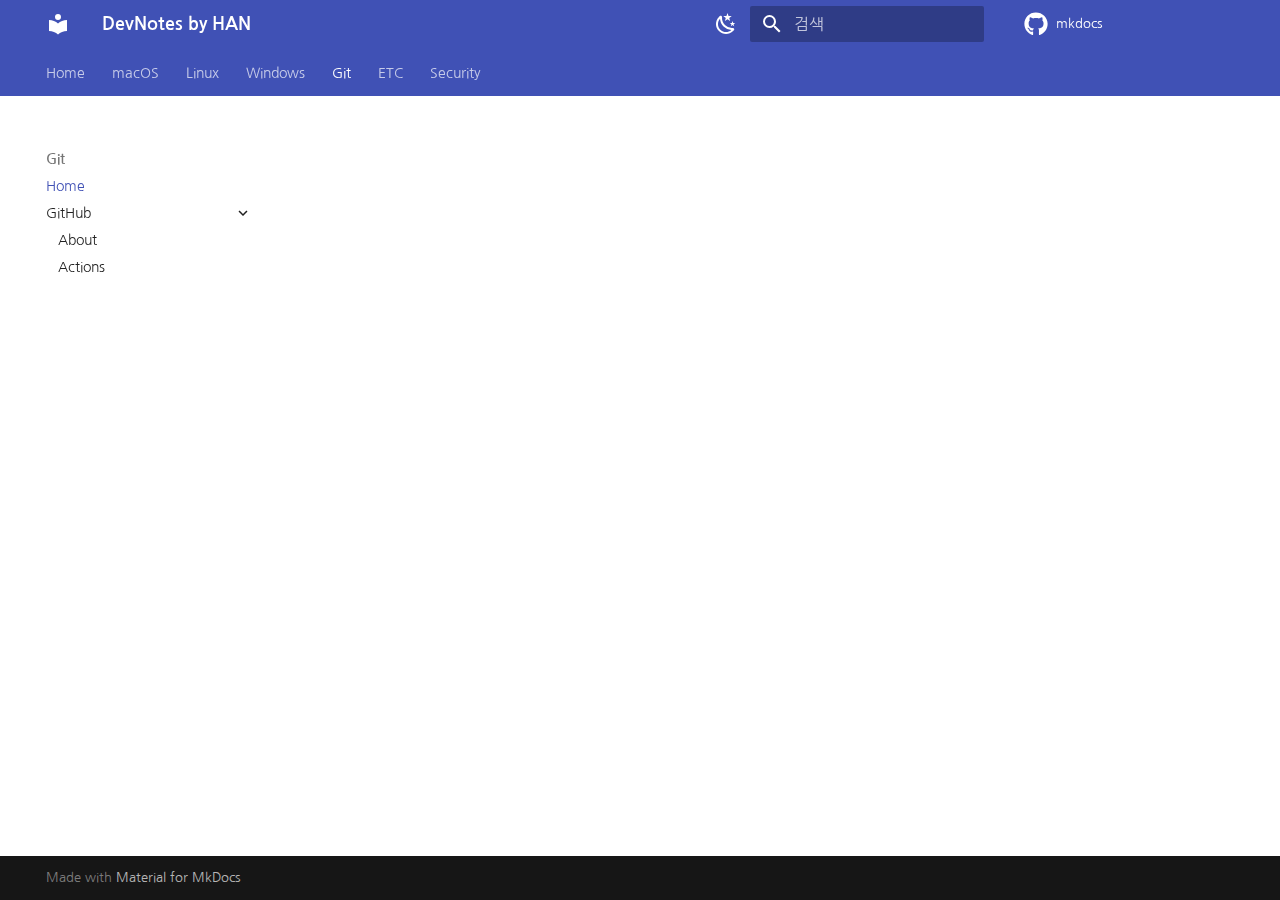
<file: git/index.html>
<!doctype html>
<html lang="ko" class="no-js">
  <head>
    
      <meta charset="utf-8">
      <meta name="viewport" content="width=device-width,initial-scale=1">
      
      
      
        <link rel="canonical" href="https://dohankwon.github.io/git/">
      
      
        <link rel="prev" href="../windows/tips/">
      
      
        <link rel="next" href="github/">
      
      <link rel="icon" href="../assets/images/favicon.png">
      <meta name="generator" content="mkdocs-1.4.2, mkdocs-material-9.0.6">
    
    
      
        <title>Home - DevNotes by HAN</title>
      
    
    
      <link rel="stylesheet" href="../assets/stylesheets/main.558e4712.min.css">
      
        
        <link rel="stylesheet" href="../assets/stylesheets/palette.2505c338.min.css">
      
      

    
    
    
      
        
        
        <link rel="preconnect" href="https://fonts.gstatic.com" crossorigin>
        <link rel="stylesheet" href="https://fonts.googleapis.com/css?family=Nanum+Gothic:300,300i,400,400i,700,700i%7CD2Coding:400,400i,700,700i&display=fallback">
        <style>:root{--md-text-font:"Nanum Gothic";--md-code-font:"D2Coding"}</style>
      
    
    
      <link rel="stylesheet" href="../css/custom.css">
    
    <script>__md_scope=new URL("..",location),__md_hash=e=>[...e].reduce((e,_)=>(e<<5)-e+_.charCodeAt(0),0),__md_get=(e,_=localStorage,t=__md_scope)=>JSON.parse(_.getItem(t.pathname+"."+e)),__md_set=(e,_,t=localStorage,a=__md_scope)=>{try{t.setItem(a.pathname+"."+e,JSON.stringify(_))}catch(e){}}</script>
    
      

    
    
    
  </head>
  
  
    
    
      
    
    
    
    
    <body dir="ltr" data-md-color-scheme="default" data-md-color-primary="" data-md-color-accent="">
  
    
    
      <script>var palette=__md_get("__palette");if(palette&&"object"==typeof palette.color)for(var key of Object.keys(palette.color))document.body.setAttribute("data-md-color-"+key,palette.color[key])</script>
    
    <input class="md-toggle" data-md-toggle="drawer" type="checkbox" id="__drawer" autocomplete="off">
    <input class="md-toggle" data-md-toggle="search" type="checkbox" id="__search" autocomplete="off">
    <label class="md-overlay" for="__drawer"></label>
    <div data-md-component="skip">
      
    </div>
    <div data-md-component="announce">
      
    </div>
    
    
      

<header class="md-header" data-md-component="header">
  <nav class="md-header__inner md-grid" aria-label="Header">
    <a href=".." title="DevNotes by HAN" class="md-header__button md-logo" aria-label="DevNotes by HAN" data-md-component="logo">
      
  
  <svg xmlns="http://www.w3.org/2000/svg" viewBox="0 0 24 24"><path d="M12 8a3 3 0 0 0 3-3 3 3 0 0 0-3-3 3 3 0 0 0-3 3 3 3 0 0 0 3 3m0 3.54C9.64 9.35 6.5 8 3 8v11c3.5 0 6.64 1.35 9 3.54 2.36-2.19 5.5-3.54 9-3.54V8c-3.5 0-6.64 1.35-9 3.54Z"/></svg>

    </a>
    <label class="md-header__button md-icon" for="__drawer">
      <svg xmlns="http://www.w3.org/2000/svg" viewBox="0 0 24 24"><path d="M3 6h18v2H3V6m0 5h18v2H3v-2m0 5h18v2H3v-2Z"/></svg>
    </label>
    <div class="md-header__title" data-md-component="header-title">
      <div class="md-header__ellipsis">
        <div class="md-header__topic">
          <span class="md-ellipsis">
            DevNotes by HAN
          </span>
        </div>
        <div class="md-header__topic" data-md-component="header-topic">
          <span class="md-ellipsis">
            
              Home
            
          </span>
        </div>
      </div>
    </div>
    
      <form class="md-header__option" data-md-component="palette">
        
          
          <input class="md-option" data-md-color-media="" data-md-color-scheme="default" data-md-color-primary="" data-md-color-accent=""  aria-label="Switch to dark mode"  type="radio" name="__palette" id="__palette_1">
          
            <label class="md-header__button md-icon" title="Switch to dark mode" for="__palette_2" hidden>
              <svg xmlns="http://www.w3.org/2000/svg" viewBox="0 0 24 24"><path d="m17.75 4.09-2.53 1.94.91 3.06-2.63-1.81-2.63 1.81.91-3.06-2.53-1.94L12.44 4l1.06-3 1.06 3 3.19.09m3.5 6.91-1.64 1.25.59 1.98-1.7-1.17-1.7 1.17.59-1.98L15.75 11l2.06-.05L18.5 9l.69 1.95 2.06.05m-2.28 4.95c.83-.08 1.72 1.1 1.19 1.85-.32.45-.66.87-1.08 1.27C15.17 23 8.84 23 4.94 19.07c-3.91-3.9-3.91-10.24 0-14.14.4-.4.82-.76 1.27-1.08.75-.53 1.93.36 1.85 1.19-.27 2.86.69 5.83 2.89 8.02a9.96 9.96 0 0 0 8.02 2.89m-1.64 2.02a12.08 12.08 0 0 1-7.8-3.47c-2.17-2.19-3.33-5-3.49-7.82-2.81 3.14-2.7 7.96.31 10.98 3.02 3.01 7.84 3.12 10.98.31Z"/></svg>
            </label>
          
        
          
          <input class="md-option" data-md-color-media="" data-md-color-scheme="slate" data-md-color-primary="" data-md-color-accent=""  aria-label="Switch to light mode"  type="radio" name="__palette" id="__palette_2">
          
            <label class="md-header__button md-icon" title="Switch to light mode" for="__palette_1" hidden>
              <svg xmlns="http://www.w3.org/2000/svg" viewBox="0 0 24 24"><path d="M12 7a5 5 0 0 1 5 5 5 5 0 0 1-5 5 5 5 0 0 1-5-5 5 5 0 0 1 5-5m0 2a3 3 0 0 0-3 3 3 3 0 0 0 3 3 3 3 0 0 0 3-3 3 3 0 0 0-3-3m0-7 2.39 3.42C13.65 5.15 12.84 5 12 5c-.84 0-1.65.15-2.39.42L12 2M3.34 7l4.16-.35A7.2 7.2 0 0 0 5.94 8.5c-.44.74-.69 1.5-.83 2.29L3.34 7m.02 10 1.76-3.77a7.131 7.131 0 0 0 2.38 4.14L3.36 17M20.65 7l-1.77 3.79a7.023 7.023 0 0 0-2.38-4.15l4.15.36m-.01 10-4.14.36c.59-.51 1.12-1.14 1.54-1.86.42-.73.69-1.5.83-2.29L20.64 17M12 22l-2.41-3.44c.74.27 1.55.44 2.41.44.82 0 1.63-.17 2.37-.44L12 22Z"/></svg>
            </label>
          
        
      </form>
    
    
    
      <label class="md-header__button md-icon" for="__search">
        <svg xmlns="http://www.w3.org/2000/svg" viewBox="0 0 24 24"><path d="M9.5 3A6.5 6.5 0 0 1 16 9.5c0 1.61-.59 3.09-1.56 4.23l.27.27h.79l5 5-1.5 1.5-5-5v-.79l-.27-.27A6.516 6.516 0 0 1 9.5 16 6.5 6.5 0 0 1 3 9.5 6.5 6.5 0 0 1 9.5 3m0 2C7 5 5 7 5 9.5S7 14 9.5 14 14 12 14 9.5 12 5 9.5 5Z"/></svg>
      </label>
      <div class="md-search" data-md-component="search" role="dialog">
  <label class="md-search__overlay" for="__search"></label>
  <div class="md-search__inner" role="search">
    <form class="md-search__form" name="search">
      <input type="text" class="md-search__input" name="query" aria-label="검색" placeholder="검색" autocapitalize="off" autocorrect="off" autocomplete="off" spellcheck="false" data-md-component="search-query" required>
      <label class="md-search__icon md-icon" for="__search">
        <svg xmlns="http://www.w3.org/2000/svg" viewBox="0 0 24 24"><path d="M9.5 3A6.5 6.5 0 0 1 16 9.5c0 1.61-.59 3.09-1.56 4.23l.27.27h.79l5 5-1.5 1.5-5-5v-.79l-.27-.27A6.516 6.516 0 0 1 9.5 16 6.5 6.5 0 0 1 3 9.5 6.5 6.5 0 0 1 9.5 3m0 2C7 5 5 7 5 9.5S7 14 9.5 14 14 12 14 9.5 12 5 9.5 5Z"/></svg>
        <svg xmlns="http://www.w3.org/2000/svg" viewBox="0 0 24 24"><path d="M20 11v2H8l5.5 5.5-1.42 1.42L4.16 12l7.92-7.92L13.5 5.5 8 11h12Z"/></svg>
      </label>
      <nav class="md-search__options" aria-label="검색">
        
        <button type="reset" class="md-search__icon md-icon" title="지우기" aria-label="지우기" tabindex="-1">
          <svg xmlns="http://www.w3.org/2000/svg" viewBox="0 0 24 24"><path d="M19 6.41 17.59 5 12 10.59 6.41 5 5 6.41 10.59 12 5 17.59 6.41 19 12 13.41 17.59 19 19 17.59 13.41 12 19 6.41Z"/></svg>
        </button>
      </nav>
      
        <div class="md-search__suggest" data-md-component="search-suggest"></div>
      
    </form>
    <div class="md-search__output">
      <div class="md-search__scrollwrap" data-md-scrollfix>
        <div class="md-search-result" data-md-component="search-result">
          <div class="md-search-result__meta">
            검색 초기화
          </div>
          <ol class="md-search-result__list" role="presentation"></ol>
        </div>
      </div>
    </div>
  </div>
</div>
    
    
      <div class="md-header__source">
        <a href="https://github.com/dohankwon/mkdocs" title="저장소로 이동" class="md-source" data-md-component="source">
  <div class="md-source__icon md-icon">
    
    <svg xmlns="http://www.w3.org/2000/svg" viewBox="0 0 496 512"><!--! Font Awesome Free 6.2.1 by @fontawesome - https://fontawesome.com License - https://fontawesome.com/license/free (Icons: CC BY 4.0, Fonts: SIL OFL 1.1, Code: MIT License) Copyright 2022 Fonticons, Inc.--><path d="M165.9 397.4c0 2-2.3 3.6-5.2 3.6-3.3.3-5.6-1.3-5.6-3.6 0-2 2.3-3.6 5.2-3.6 3-.3 5.6 1.3 5.6 3.6zm-31.1-4.5c-.7 2 1.3 4.3 4.3 4.9 2.6 1 5.6 0 6.2-2s-1.3-4.3-4.3-5.2c-2.6-.7-5.5.3-6.2 2.3zm44.2-1.7c-2.9.7-4.9 2.6-4.6 4.9.3 2 2.9 3.3 5.9 2.6 2.9-.7 4.9-2.6 4.6-4.6-.3-1.9-3-3.2-5.9-2.9zM244.8 8C106.1 8 0 113.3 0 252c0 110.9 69.8 205.8 169.5 239.2 12.8 2.3 17.3-5.6 17.3-12.1 0-6.2-.3-40.4-.3-61.4 0 0-70 15-84.7-29.8 0 0-11.4-29.1-27.8-36.6 0 0-22.9-15.7 1.6-15.4 0 0 24.9 2 38.6 25.8 21.9 38.6 58.6 27.5 72.9 20.9 2.3-16 8.8-27.1 16-33.7-55.9-6.2-112.3-14.3-112.3-110.5 0-27.5 7.6-41.3 23.6-58.9-2.6-6.5-11.1-33.3 2.6-67.9 20.9-6.5 69 27 69 27 20-5.6 41.5-8.5 62.8-8.5s42.8 2.9 62.8 8.5c0 0 48.1-33.6 69-27 13.7 34.7 5.2 61.4 2.6 67.9 16 17.7 25.8 31.5 25.8 58.9 0 96.5-58.9 104.2-114.8 110.5 9.2 7.9 17 22.9 17 46.4 0 33.7-.3 75.4-.3 83.6 0 6.5 4.6 14.4 17.3 12.1C428.2 457.8 496 362.9 496 252 496 113.3 383.5 8 244.8 8zM97.2 352.9c-1.3 1-1 3.3.7 5.2 1.6 1.6 3.9 2.3 5.2 1 1.3-1 1-3.3-.7-5.2-1.6-1.6-3.9-2.3-5.2-1zm-10.8-8.1c-.7 1.3.3 2.9 2.3 3.9 1.6 1 3.6.7 4.3-.7.7-1.3-.3-2.9-2.3-3.9-2-.6-3.6-.3-4.3.7zm32.4 35.6c-1.6 1.3-1 4.3 1.3 6.2 2.3 2.3 5.2 2.6 6.5 1 1.3-1.3.7-4.3-1.3-6.2-2.2-2.3-5.2-2.6-6.5-1zm-11.4-14.7c-1.6 1-1.6 3.6 0 5.9 1.6 2.3 4.3 3.3 5.6 2.3 1.6-1.3 1.6-3.9 0-6.2-1.4-2.3-4-3.3-5.6-2z"/></svg>
  </div>
  <div class="md-source__repository">
    mkdocs
  </div>
</a>
      </div>
    
  </nav>
  
</header>
    
    <div class="md-container" data-md-component="container">
      
      
        
          
            
<nav class="md-tabs" aria-label="Tabs" data-md-component="tabs">
  <div class="md-tabs__inner md-grid">
    <ul class="md-tabs__list">
      
        
  
  


  <li class="md-tabs__item">
    <a href=".." class="md-tabs__link">
      Home
    </a>
  </li>

      
        
  
  


  
  
  
    <li class="md-tabs__item">
      <a href="../macos/" class="md-tabs__link">
        macOS
      </a>
    </li>
  

      
        
  
  


  
  
  
    <li class="md-tabs__item">
      <a href="../linux/" class="md-tabs__link">
        Linux
      </a>
    </li>
  

      
        
  
  


  
  
  
    <li class="md-tabs__item">
      <a href="../windows/" class="md-tabs__link">
        Windows
      </a>
    </li>
  

      
        
  
  
    
  


  
  
  
    <li class="md-tabs__item">
      <a href="./" class="md-tabs__link md-tabs__link--active">
        Git
      </a>
    </li>
  

      
        
  
  


  
  
  
    <li class="md-tabs__item">
      <a href="../etc/" class="md-tabs__link">
        ETC
      </a>
    </li>
  

      
        
  
  


  
  
  
    <li class="md-tabs__item">
      <a href="../security/glossary/" class="md-tabs__link">
        Security
      </a>
    </li>
  

      
    </ul>
  </div>
</nav>
          
        
      
      <main class="md-main" data-md-component="main">
        <div class="md-main__inner md-grid">
          
            
              
              <div class="md-sidebar md-sidebar--primary" data-md-component="sidebar" data-md-type="navigation" >
                <div class="md-sidebar__scrollwrap">
                  <div class="md-sidebar__inner">
                    

  


<nav class="md-nav md-nav--primary md-nav--lifted" aria-label="Navigation" data-md-level="0">
  <label class="md-nav__title" for="__drawer">
    <a href=".." title="DevNotes by HAN" class="md-nav__button md-logo" aria-label="DevNotes by HAN" data-md-component="logo">
      
  
  <svg xmlns="http://www.w3.org/2000/svg" viewBox="0 0 24 24"><path d="M12 8a3 3 0 0 0 3-3 3 3 0 0 0-3-3 3 3 0 0 0-3 3 3 3 0 0 0 3 3m0 3.54C9.64 9.35 6.5 8 3 8v11c3.5 0 6.64 1.35 9 3.54 2.36-2.19 5.5-3.54 9-3.54V8c-3.5 0-6.64 1.35-9 3.54Z"/></svg>

    </a>
    DevNotes by HAN
  </label>
  
    <div class="md-nav__source">
      <a href="https://github.com/dohankwon/mkdocs" title="저장소로 이동" class="md-source" data-md-component="source">
  <div class="md-source__icon md-icon">
    
    <svg xmlns="http://www.w3.org/2000/svg" viewBox="0 0 496 512"><!--! Font Awesome Free 6.2.1 by @fontawesome - https://fontawesome.com License - https://fontawesome.com/license/free (Icons: CC BY 4.0, Fonts: SIL OFL 1.1, Code: MIT License) Copyright 2022 Fonticons, Inc.--><path d="M165.9 397.4c0 2-2.3 3.6-5.2 3.6-3.3.3-5.6-1.3-5.6-3.6 0-2 2.3-3.6 5.2-3.6 3-.3 5.6 1.3 5.6 3.6zm-31.1-4.5c-.7 2 1.3 4.3 4.3 4.9 2.6 1 5.6 0 6.2-2s-1.3-4.3-4.3-5.2c-2.6-.7-5.5.3-6.2 2.3zm44.2-1.7c-2.9.7-4.9 2.6-4.6 4.9.3 2 2.9 3.3 5.9 2.6 2.9-.7 4.9-2.6 4.6-4.6-.3-1.9-3-3.2-5.9-2.9zM244.8 8C106.1 8 0 113.3 0 252c0 110.9 69.8 205.8 169.5 239.2 12.8 2.3 17.3-5.6 17.3-12.1 0-6.2-.3-40.4-.3-61.4 0 0-70 15-84.7-29.8 0 0-11.4-29.1-27.8-36.6 0 0-22.9-15.7 1.6-15.4 0 0 24.9 2 38.6 25.8 21.9 38.6 58.6 27.5 72.9 20.9 2.3-16 8.8-27.1 16-33.7-55.9-6.2-112.3-14.3-112.3-110.5 0-27.5 7.6-41.3 23.6-58.9-2.6-6.5-11.1-33.3 2.6-67.9 20.9-6.5 69 27 69 27 20-5.6 41.5-8.5 62.8-8.5s42.8 2.9 62.8 8.5c0 0 48.1-33.6 69-27 13.7 34.7 5.2 61.4 2.6 67.9 16 17.7 25.8 31.5 25.8 58.9 0 96.5-58.9 104.2-114.8 110.5 9.2 7.9 17 22.9 17 46.4 0 33.7-.3 75.4-.3 83.6 0 6.5 4.6 14.4 17.3 12.1C428.2 457.8 496 362.9 496 252 496 113.3 383.5 8 244.8 8zM97.2 352.9c-1.3 1-1 3.3.7 5.2 1.6 1.6 3.9 2.3 5.2 1 1.3-1 1-3.3-.7-5.2-1.6-1.6-3.9-2.3-5.2-1zm-10.8-8.1c-.7 1.3.3 2.9 2.3 3.9 1.6 1 3.6.7 4.3-.7.7-1.3-.3-2.9-2.3-3.9-2-.6-3.6-.3-4.3.7zm32.4 35.6c-1.6 1.3-1 4.3 1.3 6.2 2.3 2.3 5.2 2.6 6.5 1 1.3-1.3.7-4.3-1.3-6.2-2.2-2.3-5.2-2.6-6.5-1zm-11.4-14.7c-1.6 1-1.6 3.6 0 5.9 1.6 2.3 4.3 3.3 5.6 2.3 1.6-1.3 1.6-3.9 0-6.2-1.4-2.3-4-3.3-5.6-2z"/></svg>
  </div>
  <div class="md-source__repository">
    mkdocs
  </div>
</a>
    </div>
  
  <ul class="md-nav__list" data-md-scrollfix>
    
      
      
      

  
  
  
    <li class="md-nav__item">
      <a href=".." class="md-nav__link">
        Home
      </a>
    </li>
  

    
      
      
      

  
  
  
    
    <li class="md-nav__item md-nav__item--nested">
      
      
      
      
        
      
      <input class="md-nav__toggle md-toggle md-toggle--indeterminate" data-md-toggle="__nav_2" type="checkbox" id="__nav_2" >
      
      
      
        <label class="md-nav__link" for="__nav_2" tabindex="0" aria-expanded="false">
          macOS
          <span class="md-nav__icon md-icon"></span>
        </label>
      
      <nav class="md-nav" aria-label="macOS" data-md-level="1">
        <label class="md-nav__title" for="__nav_2">
          <span class="md-nav__icon md-icon"></span>
          macOS
        </label>
        <ul class="md-nav__list" data-md-scrollfix>
          
            
              
  
  
  
    <li class="md-nav__item">
      <a href="../macos/" class="md-nav__link">
        Home
      </a>
    </li>
  

            
          
            
              
  
  
  
    
    <li class="md-nav__item md-nav__item--nested">
      
      
      
      
        
      
      <input class="md-nav__toggle md-toggle md-toggle--indeterminate" data-md-toggle="__nav_2_2" type="checkbox" id="__nav_2_2" >
      
      
      
        <label class="md-nav__link" for="__nav_2_2" tabindex="0" aria-expanded="false">
          Apps
          <span class="md-nav__icon md-icon"></span>
        </label>
      
      <nav class="md-nav" aria-label="Apps" data-md-level="2">
        <label class="md-nav__title" for="__nav_2_2">
          <span class="md-nav__icon md-icon"></span>
          Apps
        </label>
        <ul class="md-nav__list" data-md-scrollfix>
          
            
              
  
  
  
    <li class="md-nav__item">
      <a href="../macos/vscode/" class="md-nav__link">
        Visual Studio Code
      </a>
    </li>
  

            
          
        </ul>
      </nav>
    </li>
  

            
          
        </ul>
      </nav>
    </li>
  

    
      
      
      

  
  
  
    
    <li class="md-nav__item md-nav__item--nested">
      
      
      
      
        
      
      <input class="md-nav__toggle md-toggle md-toggle--indeterminate" data-md-toggle="__nav_3" type="checkbox" id="__nav_3" >
      
      
      
        <label class="md-nav__link" for="__nav_3" tabindex="0" aria-expanded="false">
          Linux
          <span class="md-nav__icon md-icon"></span>
        </label>
      
      <nav class="md-nav" aria-label="Linux" data-md-level="1">
        <label class="md-nav__title" for="__nav_3">
          <span class="md-nav__icon md-icon"></span>
          Linux
        </label>
        <ul class="md-nav__list" data-md-scrollfix>
          
            
              
  
  
  
    <li class="md-nav__item">
      <a href="../linux/" class="md-nav__link">
        Home
      </a>
    </li>
  

            
          
        </ul>
      </nav>
    </li>
  

    
      
      
      

  
  
  
    
    <li class="md-nav__item md-nav__item--nested">
      
      
      
      
        
      
      <input class="md-nav__toggle md-toggle md-toggle--indeterminate" data-md-toggle="__nav_4" type="checkbox" id="__nav_4" >
      
      
      
        <label class="md-nav__link" for="__nav_4" tabindex="0" aria-expanded="false">
          Windows
          <span class="md-nav__icon md-icon"></span>
        </label>
      
      <nav class="md-nav" aria-label="Windows" data-md-level="1">
        <label class="md-nav__title" for="__nav_4">
          <span class="md-nav__icon md-icon"></span>
          Windows
        </label>
        <ul class="md-nav__list" data-md-scrollfix>
          
            
              
  
  
  
    <li class="md-nav__item">
      <a href="../windows/" class="md-nav__link">
        Home
      </a>
    </li>
  

            
          
            
              
  
  
  
    <li class="md-nav__item">
      <a href="../windows/tips/" class="md-nav__link">
        Tips
      </a>
    </li>
  

            
          
        </ul>
      </nav>
    </li>
  

    
      
      
      

  
  
    
  
  
    
    <li class="md-nav__item md-nav__item--active md-nav__item--nested">
      
      
      
      
      <input class="md-nav__toggle md-toggle " data-md-toggle="__nav_5" type="checkbox" id="__nav_5" checked>
      
      
      
        <label class="md-nav__link" for="__nav_5" tabindex="0" aria-expanded="true">
          Git
          <span class="md-nav__icon md-icon"></span>
        </label>
      
      <nav class="md-nav" aria-label="Git" data-md-level="1">
        <label class="md-nav__title" for="__nav_5">
          <span class="md-nav__icon md-icon"></span>
          Git
        </label>
        <ul class="md-nav__list" data-md-scrollfix>
          
            
              
  
  
    
  
  
    <li class="md-nav__item md-nav__item--active">
      
      <input class="md-nav__toggle md-toggle" data-md-toggle="toc" type="checkbox" id="__toc">
      
      
      
      <a href="./" class="md-nav__link md-nav__link--active">
        Home
      </a>
      
    </li>
  

            
          
            
              
  
  
  
    
    <li class="md-nav__item md-nav__item--nested">
      
      
      
      
        
      
      <input class="md-nav__toggle md-toggle md-toggle--indeterminate" data-md-toggle="__nav_5_2" type="checkbox" id="__nav_5_2" >
      
      
      
        <label class="md-nav__link" for="__nav_5_2" tabindex="0" aria-expanded="false">
          GitHub
          <span class="md-nav__icon md-icon"></span>
        </label>
      
      <nav class="md-nav" aria-label="GitHub" data-md-level="2">
        <label class="md-nav__title" for="__nav_5_2">
          <span class="md-nav__icon md-icon"></span>
          GitHub
        </label>
        <ul class="md-nav__list" data-md-scrollfix>
          
            
              
  
  
  
    <li class="md-nav__item">
      <a href="github/" class="md-nav__link">
        About
      </a>
    </li>
  

            
          
            
              
  
  
  
    <li class="md-nav__item">
      <a href="github/actions/" class="md-nav__link">
        Actions
      </a>
    </li>
  

            
          
        </ul>
      </nav>
    </li>
  

            
          
        </ul>
      </nav>
    </li>
  

    
      
      
      

  
  
  
    
    <li class="md-nav__item md-nav__item--nested">
      
      
      
      
        
      
      <input class="md-nav__toggle md-toggle md-toggle--indeterminate" data-md-toggle="__nav_6" type="checkbox" id="__nav_6" >
      
      
      
        <label class="md-nav__link" for="__nav_6" tabindex="0" aria-expanded="false">
          ETC
          <span class="md-nav__icon md-icon"></span>
        </label>
      
      <nav class="md-nav" aria-label="ETC" data-md-level="1">
        <label class="md-nav__title" for="__nav_6">
          <span class="md-nav__icon md-icon"></span>
          ETC
        </label>
        <ul class="md-nav__list" data-md-scrollfix>
          
            
              
  
  
  
    <li class="md-nav__item">
      <a href="../etc/" class="md-nav__link">
        Home
      </a>
    </li>
  

            
          
            
              
  
  
  
    <li class="md-nav__item">
      <a href="../etc/mkdocs/" class="md-nav__link">
        MkDocs
      </a>
    </li>
  

            
          
            
              
  
  
  
    <li class="md-nav__item">
      <a href="../etc/material4mkdocs/" class="md-nav__link">
        Material for MkDocs
      </a>
    </li>
  

            
          
        </ul>
      </nav>
    </li>
  

    
      
      
      

  
  
  
    
    <li class="md-nav__item md-nav__item--nested">
      
      
      
      
        
      
      <input class="md-nav__toggle md-toggle md-toggle--indeterminate" data-md-toggle="__nav_7" type="checkbox" id="__nav_7" >
      
      
      
        <label class="md-nav__link" for="__nav_7" tabindex="0" aria-expanded="false">
          Security
          <span class="md-nav__icon md-icon"></span>
        </label>
      
      <nav class="md-nav" aria-label="Security" data-md-level="1">
        <label class="md-nav__title" for="__nav_7">
          <span class="md-nav__icon md-icon"></span>
          Security
        </label>
        <ul class="md-nav__list" data-md-scrollfix>
          
            
              
  
  
  
    <li class="md-nav__item">
      <a href="../security/glossary/" class="md-nav__link">
        Glossary
      </a>
    </li>
  

            
          
        </ul>
      </nav>
    </li>
  

    
  </ul>
</nav>
                  </div>
                </div>
              </div>
            
            
              
              <div class="md-sidebar md-sidebar--secondary" data-md-component="sidebar" data-md-type="toc" >
                <div class="md-sidebar__scrollwrap">
                  <div class="md-sidebar__inner">
                    

<nav class="md-nav md-nav--secondary" aria-label="목차">
  
  
  
  
</nav>
                  </div>
                </div>
              </div>
            
          
          
            <div class="md-content" data-md-component="content">
              <article class="md-content__inner md-typeset">
                
                  

  
  









                
              </article>
            </div>
          
          
        </div>
        
      </main>
      
        <footer class="md-footer">
  
  <div class="md-footer-meta md-typeset">
    <div class="md-footer-meta__inner md-grid">
      <div class="md-copyright">
  
  
    Made with
    <a href="https://squidfunk.github.io/mkdocs-material/" target="_blank" rel="noopener">
      Material for MkDocs
    </a>
  
</div>
      
    </div>
  </div>
</footer>
      
    </div>
    <div class="md-dialog" data-md-component="dialog">
      <div class="md-dialog__inner md-typeset"></div>
    </div>
    
    <script id="__config" type="application/json">{"base": "..", "features": ["navigation.tabs", "navigation.instant", "navigation.expand", "search.suggest", "search.highlight"], "search": "../assets/javascripts/workers/search.e5c33ebb.min.js", "translations": {"clipboard.copied": "\ud074\ub9bd\ubcf4\ub4dc\uc5d0 \ubcf5\uc0ac\ub428", "clipboard.copy": "\ud074\ub9bd\ubcf4\ub4dc\ub85c \ubcf5\uc0ac", "search.result.more.one": "\uc774 \ubb38\uc11c\uc5d0\uc11c 1\uac1c\uc758 \uac80\uc0c9 \uacb0\uacfc \ub354 \ubcf4\uae30", "search.result.more.other": "\uc774 \ubb38\uc11c\uc5d0\uc11c #\uac1c\uc758 \uac80\uc0c9 \uacb0\uacfc \ub354 \ubcf4\uae30", "search.result.none": "\uac80\uc0c9\uc5b4\uc640 \uc77c\uce58\ud558\ub294 \ubb38\uc11c\uac00 \uc5c6\uc2b5\ub2c8\ub2e4", "search.result.one": "1\uac1c\uc758 \uc77c\uce58\ud558\ub294 \ubb38\uc11c", "search.result.other": "#\uac1c\uc758 \uc77c\uce58\ud558\ub294 \ubb38\uc11c", "search.result.placeholder": "\uac80\uc0c9\uc5b4\ub97c \uc785\ub825\ud558\uc138\uc694", "search.result.term.missing": "\ud3ec\ud568\ub418\uc9c0 \uc54a\uc740 \uac80\uc0c9\uc5b4", "select.version": "\ubc84\uc804 \uc120\ud0dd"}}</script>
    
    
      <script src="../assets/javascripts/bundle.51d95adb.min.js"></script>
      
    
  </body>
</html>
</file>
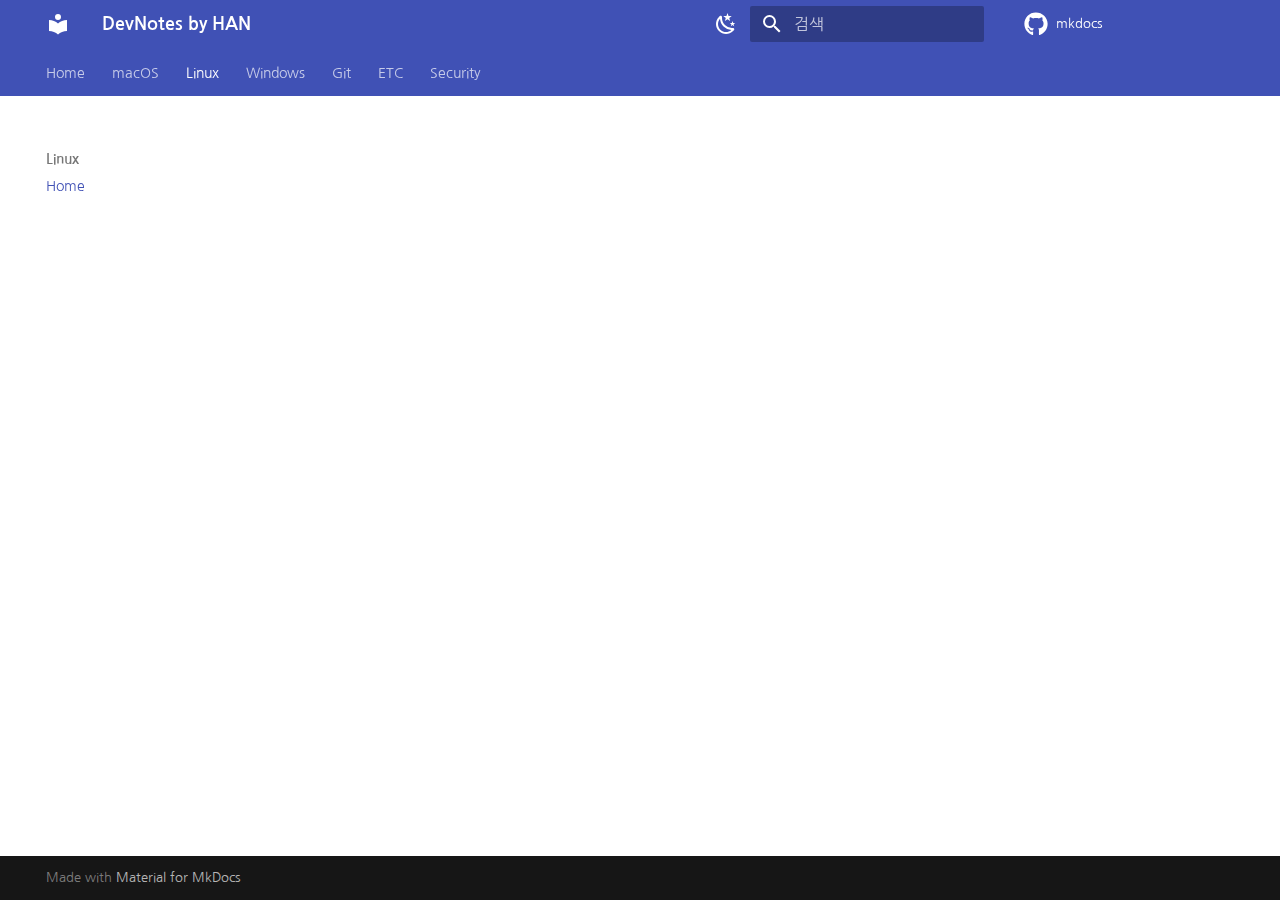
<file: linux/index.html>
<!doctype html>
<html lang="ko" class="no-js">
  <head>
    
      <meta charset="utf-8">
      <meta name="viewport" content="width=device-width,initial-scale=1">
      
      
      
        <link rel="canonical" href="https://dohankwon.github.io/linux/">
      
      
        <link rel="prev" href="../macos/vscode/">
      
      
        <link rel="next" href="../windows/">
      
      <link rel="icon" href="../assets/images/favicon.png">
      <meta name="generator" content="mkdocs-1.4.2, mkdocs-material-9.0.6">
    
    
      
        <title>Home - DevNotes by HAN</title>
      
    
    
      <link rel="stylesheet" href="../assets/stylesheets/main.558e4712.min.css">
      
        
        <link rel="stylesheet" href="../assets/stylesheets/palette.2505c338.min.css">
      
      

    
    
    
      
        
        
        <link rel="preconnect" href="https://fonts.gstatic.com" crossorigin>
        <link rel="stylesheet" href="https://fonts.googleapis.com/css?family=Nanum+Gothic:300,300i,400,400i,700,700i%7CD2Coding:400,400i,700,700i&display=fallback">
        <style>:root{--md-text-font:"Nanum Gothic";--md-code-font:"D2Coding"}</style>
      
    
    
      <link rel="stylesheet" href="../css/custom.css">
    
    <script>__md_scope=new URL("..",location),__md_hash=e=>[...e].reduce((e,_)=>(e<<5)-e+_.charCodeAt(0),0),__md_get=(e,_=localStorage,t=__md_scope)=>JSON.parse(_.getItem(t.pathname+"."+e)),__md_set=(e,_,t=localStorage,a=__md_scope)=>{try{t.setItem(a.pathname+"."+e,JSON.stringify(_))}catch(e){}}</script>
    
      

    
    
    
  </head>
  
  
    
    
      
    
    
    
    
    <body dir="ltr" data-md-color-scheme="default" data-md-color-primary="" data-md-color-accent="">
  
    
    
      <script>var palette=__md_get("__palette");if(palette&&"object"==typeof palette.color)for(var key of Object.keys(palette.color))document.body.setAttribute("data-md-color-"+key,palette.color[key])</script>
    
    <input class="md-toggle" data-md-toggle="drawer" type="checkbox" id="__drawer" autocomplete="off">
    <input class="md-toggle" data-md-toggle="search" type="checkbox" id="__search" autocomplete="off">
    <label class="md-overlay" for="__drawer"></label>
    <div data-md-component="skip">
      
    </div>
    <div data-md-component="announce">
      
    </div>
    
    
      

<header class="md-header" data-md-component="header">
  <nav class="md-header__inner md-grid" aria-label="Header">
    <a href=".." title="DevNotes by HAN" class="md-header__button md-logo" aria-label="DevNotes by HAN" data-md-component="logo">
      
  
  <svg xmlns="http://www.w3.org/2000/svg" viewBox="0 0 24 24"><path d="M12 8a3 3 0 0 0 3-3 3 3 0 0 0-3-3 3 3 0 0 0-3 3 3 3 0 0 0 3 3m0 3.54C9.64 9.35 6.5 8 3 8v11c3.5 0 6.64 1.35 9 3.54 2.36-2.19 5.5-3.54 9-3.54V8c-3.5 0-6.64 1.35-9 3.54Z"/></svg>

    </a>
    <label class="md-header__button md-icon" for="__drawer">
      <svg xmlns="http://www.w3.org/2000/svg" viewBox="0 0 24 24"><path d="M3 6h18v2H3V6m0 5h18v2H3v-2m0 5h18v2H3v-2Z"/></svg>
    </label>
    <div class="md-header__title" data-md-component="header-title">
      <div class="md-header__ellipsis">
        <div class="md-header__topic">
          <span class="md-ellipsis">
            DevNotes by HAN
          </span>
        </div>
        <div class="md-header__topic" data-md-component="header-topic">
          <span class="md-ellipsis">
            
              Home
            
          </span>
        </div>
      </div>
    </div>
    
      <form class="md-header__option" data-md-component="palette">
        
          
          <input class="md-option" data-md-color-media="" data-md-color-scheme="default" data-md-color-primary="" data-md-color-accent=""  aria-label="Switch to dark mode"  type="radio" name="__palette" id="__palette_1">
          
            <label class="md-header__button md-icon" title="Switch to dark mode" for="__palette_2" hidden>
              <svg xmlns="http://www.w3.org/2000/svg" viewBox="0 0 24 24"><path d="m17.75 4.09-2.53 1.94.91 3.06-2.63-1.81-2.63 1.81.91-3.06-2.53-1.94L12.44 4l1.06-3 1.06 3 3.19.09m3.5 6.91-1.64 1.25.59 1.98-1.7-1.17-1.7 1.17.59-1.98L15.75 11l2.06-.05L18.5 9l.69 1.95 2.06.05m-2.28 4.95c.83-.08 1.72 1.1 1.19 1.85-.32.45-.66.87-1.08 1.27C15.17 23 8.84 23 4.94 19.07c-3.91-3.9-3.91-10.24 0-14.14.4-.4.82-.76 1.27-1.08.75-.53 1.93.36 1.85 1.19-.27 2.86.69 5.83 2.89 8.02a9.96 9.96 0 0 0 8.02 2.89m-1.64 2.02a12.08 12.08 0 0 1-7.8-3.47c-2.17-2.19-3.33-5-3.49-7.82-2.81 3.14-2.7 7.96.31 10.98 3.02 3.01 7.84 3.12 10.98.31Z"/></svg>
            </label>
          
        
          
          <input class="md-option" data-md-color-media="" data-md-color-scheme="slate" data-md-color-primary="" data-md-color-accent=""  aria-label="Switch to light mode"  type="radio" name="__palette" id="__palette_2">
          
            <label class="md-header__button md-icon" title="Switch to light mode" for="__palette_1" hidden>
              <svg xmlns="http://www.w3.org/2000/svg" viewBox="0 0 24 24"><path d="M12 7a5 5 0 0 1 5 5 5 5 0 0 1-5 5 5 5 0 0 1-5-5 5 5 0 0 1 5-5m0 2a3 3 0 0 0-3 3 3 3 0 0 0 3 3 3 3 0 0 0 3-3 3 3 0 0 0-3-3m0-7 2.39 3.42C13.65 5.15 12.84 5 12 5c-.84 0-1.65.15-2.39.42L12 2M3.34 7l4.16-.35A7.2 7.2 0 0 0 5.94 8.5c-.44.74-.69 1.5-.83 2.29L3.34 7m.02 10 1.76-3.77a7.131 7.131 0 0 0 2.38 4.14L3.36 17M20.65 7l-1.77 3.79a7.023 7.023 0 0 0-2.38-4.15l4.15.36m-.01 10-4.14.36c.59-.51 1.12-1.14 1.54-1.86.42-.73.69-1.5.83-2.29L20.64 17M12 22l-2.41-3.44c.74.27 1.55.44 2.41.44.82 0 1.63-.17 2.37-.44L12 22Z"/></svg>
            </label>
          
        
      </form>
    
    
    
      <label class="md-header__button md-icon" for="__search">
        <svg xmlns="http://www.w3.org/2000/svg" viewBox="0 0 24 24"><path d="M9.5 3A6.5 6.5 0 0 1 16 9.5c0 1.61-.59 3.09-1.56 4.23l.27.27h.79l5 5-1.5 1.5-5-5v-.79l-.27-.27A6.516 6.516 0 0 1 9.5 16 6.5 6.5 0 0 1 3 9.5 6.5 6.5 0 0 1 9.5 3m0 2C7 5 5 7 5 9.5S7 14 9.5 14 14 12 14 9.5 12 5 9.5 5Z"/></svg>
      </label>
      <div class="md-search" data-md-component="search" role="dialog">
  <label class="md-search__overlay" for="__search"></label>
  <div class="md-search__inner" role="search">
    <form class="md-search__form" name="search">
      <input type="text" class="md-search__input" name="query" aria-label="검색" placeholder="검색" autocapitalize="off" autocorrect="off" autocomplete="off" spellcheck="false" data-md-component="search-query" required>
      <label class="md-search__icon md-icon" for="__search">
        <svg xmlns="http://www.w3.org/2000/svg" viewBox="0 0 24 24"><path d="M9.5 3A6.5 6.5 0 0 1 16 9.5c0 1.61-.59 3.09-1.56 4.23l.27.27h.79l5 5-1.5 1.5-5-5v-.79l-.27-.27A6.516 6.516 0 0 1 9.5 16 6.5 6.5 0 0 1 3 9.5 6.5 6.5 0 0 1 9.5 3m0 2C7 5 5 7 5 9.5S7 14 9.5 14 14 12 14 9.5 12 5 9.5 5Z"/></svg>
        <svg xmlns="http://www.w3.org/2000/svg" viewBox="0 0 24 24"><path d="M20 11v2H8l5.5 5.5-1.42 1.42L4.16 12l7.92-7.92L13.5 5.5 8 11h12Z"/></svg>
      </label>
      <nav class="md-search__options" aria-label="검색">
        
        <button type="reset" class="md-search__icon md-icon" title="지우기" aria-label="지우기" tabindex="-1">
          <svg xmlns="http://www.w3.org/2000/svg" viewBox="0 0 24 24"><path d="M19 6.41 17.59 5 12 10.59 6.41 5 5 6.41 10.59 12 5 17.59 6.41 19 12 13.41 17.59 19 19 17.59 13.41 12 19 6.41Z"/></svg>
        </button>
      </nav>
      
        <div class="md-search__suggest" data-md-component="search-suggest"></div>
      
    </form>
    <div class="md-search__output">
      <div class="md-search__scrollwrap" data-md-scrollfix>
        <div class="md-search-result" data-md-component="search-result">
          <div class="md-search-result__meta">
            검색 초기화
          </div>
          <ol class="md-search-result__list" role="presentation"></ol>
        </div>
      </div>
    </div>
  </div>
</div>
    
    
      <div class="md-header__source">
        <a href="https://github.com/dohankwon/mkdocs" title="저장소로 이동" class="md-source" data-md-component="source">
  <div class="md-source__icon md-icon">
    
    <svg xmlns="http://www.w3.org/2000/svg" viewBox="0 0 496 512"><!--! Font Awesome Free 6.2.1 by @fontawesome - https://fontawesome.com License - https://fontawesome.com/license/free (Icons: CC BY 4.0, Fonts: SIL OFL 1.1, Code: MIT License) Copyright 2022 Fonticons, Inc.--><path d="M165.9 397.4c0 2-2.3 3.6-5.2 3.6-3.3.3-5.6-1.3-5.6-3.6 0-2 2.3-3.6 5.2-3.6 3-.3 5.6 1.3 5.6 3.6zm-31.1-4.5c-.7 2 1.3 4.3 4.3 4.9 2.6 1 5.6 0 6.2-2s-1.3-4.3-4.3-5.2c-2.6-.7-5.5.3-6.2 2.3zm44.2-1.7c-2.9.7-4.9 2.6-4.6 4.9.3 2 2.9 3.3 5.9 2.6 2.9-.7 4.9-2.6 4.6-4.6-.3-1.9-3-3.2-5.9-2.9zM244.8 8C106.1 8 0 113.3 0 252c0 110.9 69.8 205.8 169.5 239.2 12.8 2.3 17.3-5.6 17.3-12.1 0-6.2-.3-40.4-.3-61.4 0 0-70 15-84.7-29.8 0 0-11.4-29.1-27.8-36.6 0 0-22.9-15.7 1.6-15.4 0 0 24.9 2 38.6 25.8 21.9 38.6 58.6 27.5 72.9 20.9 2.3-16 8.8-27.1 16-33.7-55.9-6.2-112.3-14.3-112.3-110.5 0-27.5 7.6-41.3 23.6-58.9-2.6-6.5-11.1-33.3 2.6-67.9 20.9-6.5 69 27 69 27 20-5.6 41.5-8.5 62.8-8.5s42.8 2.9 62.8 8.5c0 0 48.1-33.6 69-27 13.7 34.7 5.2 61.4 2.6 67.9 16 17.7 25.8 31.5 25.8 58.9 0 96.5-58.9 104.2-114.8 110.5 9.2 7.9 17 22.9 17 46.4 0 33.7-.3 75.4-.3 83.6 0 6.5 4.6 14.4 17.3 12.1C428.2 457.8 496 362.9 496 252 496 113.3 383.5 8 244.8 8zM97.2 352.9c-1.3 1-1 3.3.7 5.2 1.6 1.6 3.9 2.3 5.2 1 1.3-1 1-3.3-.7-5.2-1.6-1.6-3.9-2.3-5.2-1zm-10.8-8.1c-.7 1.3.3 2.9 2.3 3.9 1.6 1 3.6.7 4.3-.7.7-1.3-.3-2.9-2.3-3.9-2-.6-3.6-.3-4.3.7zm32.4 35.6c-1.6 1.3-1 4.3 1.3 6.2 2.3 2.3 5.2 2.6 6.5 1 1.3-1.3.7-4.3-1.3-6.2-2.2-2.3-5.2-2.6-6.5-1zm-11.4-14.7c-1.6 1-1.6 3.6 0 5.9 1.6 2.3 4.3 3.3 5.6 2.3 1.6-1.3 1.6-3.9 0-6.2-1.4-2.3-4-3.3-5.6-2z"/></svg>
  </div>
  <div class="md-source__repository">
    mkdocs
  </div>
</a>
      </div>
    
  </nav>
  
</header>
    
    <div class="md-container" data-md-component="container">
      
      
        
          
            
<nav class="md-tabs" aria-label="Tabs" data-md-component="tabs">
  <div class="md-tabs__inner md-grid">
    <ul class="md-tabs__list">
      
        
  
  


  <li class="md-tabs__item">
    <a href=".." class="md-tabs__link">
      Home
    </a>
  </li>

      
        
  
  


  
  
  
    <li class="md-tabs__item">
      <a href="../macos/" class="md-tabs__link">
        macOS
      </a>
    </li>
  

      
        
  
  
    
  


  
  
  
    <li class="md-tabs__item">
      <a href="./" class="md-tabs__link md-tabs__link--active">
        Linux
      </a>
    </li>
  

      
        
  
  


  
  
  
    <li class="md-tabs__item">
      <a href="../windows/" class="md-tabs__link">
        Windows
      </a>
    </li>
  

      
        
  
  


  
  
  
    <li class="md-tabs__item">
      <a href="../git/" class="md-tabs__link">
        Git
      </a>
    </li>
  

      
        
  
  


  
  
  
    <li class="md-tabs__item">
      <a href="../etc/" class="md-tabs__link">
        ETC
      </a>
    </li>
  

      
        
  
  


  
  
  
    <li class="md-tabs__item">
      <a href="../security/glossary/" class="md-tabs__link">
        Security
      </a>
    </li>
  

      
    </ul>
  </div>
</nav>
          
        
      
      <main class="md-main" data-md-component="main">
        <div class="md-main__inner md-grid">
          
            
              
              <div class="md-sidebar md-sidebar--primary" data-md-component="sidebar" data-md-type="navigation" >
                <div class="md-sidebar__scrollwrap">
                  <div class="md-sidebar__inner">
                    

  


<nav class="md-nav md-nav--primary md-nav--lifted" aria-label="Navigation" data-md-level="0">
  <label class="md-nav__title" for="__drawer">
    <a href=".." title="DevNotes by HAN" class="md-nav__button md-logo" aria-label="DevNotes by HAN" data-md-component="logo">
      
  
  <svg xmlns="http://www.w3.org/2000/svg" viewBox="0 0 24 24"><path d="M12 8a3 3 0 0 0 3-3 3 3 0 0 0-3-3 3 3 0 0 0-3 3 3 3 0 0 0 3 3m0 3.54C9.64 9.35 6.5 8 3 8v11c3.5 0 6.64 1.35 9 3.54 2.36-2.19 5.5-3.54 9-3.54V8c-3.5 0-6.64 1.35-9 3.54Z"/></svg>

    </a>
    DevNotes by HAN
  </label>
  
    <div class="md-nav__source">
      <a href="https://github.com/dohankwon/mkdocs" title="저장소로 이동" class="md-source" data-md-component="source">
  <div class="md-source__icon md-icon">
    
    <svg xmlns="http://www.w3.org/2000/svg" viewBox="0 0 496 512"><!--! Font Awesome Free 6.2.1 by @fontawesome - https://fontawesome.com License - https://fontawesome.com/license/free (Icons: CC BY 4.0, Fonts: SIL OFL 1.1, Code: MIT License) Copyright 2022 Fonticons, Inc.--><path d="M165.9 397.4c0 2-2.3 3.6-5.2 3.6-3.3.3-5.6-1.3-5.6-3.6 0-2 2.3-3.6 5.2-3.6 3-.3 5.6 1.3 5.6 3.6zm-31.1-4.5c-.7 2 1.3 4.3 4.3 4.9 2.6 1 5.6 0 6.2-2s-1.3-4.3-4.3-5.2c-2.6-.7-5.5.3-6.2 2.3zm44.2-1.7c-2.9.7-4.9 2.6-4.6 4.9.3 2 2.9 3.3 5.9 2.6 2.9-.7 4.9-2.6 4.6-4.6-.3-1.9-3-3.2-5.9-2.9zM244.8 8C106.1 8 0 113.3 0 252c0 110.9 69.8 205.8 169.5 239.2 12.8 2.3 17.3-5.6 17.3-12.1 0-6.2-.3-40.4-.3-61.4 0 0-70 15-84.7-29.8 0 0-11.4-29.1-27.8-36.6 0 0-22.9-15.7 1.6-15.4 0 0 24.9 2 38.6 25.8 21.9 38.6 58.6 27.5 72.9 20.9 2.3-16 8.8-27.1 16-33.7-55.9-6.2-112.3-14.3-112.3-110.5 0-27.5 7.6-41.3 23.6-58.9-2.6-6.5-11.1-33.3 2.6-67.9 20.9-6.5 69 27 69 27 20-5.6 41.5-8.5 62.8-8.5s42.8 2.9 62.8 8.5c0 0 48.1-33.6 69-27 13.7 34.7 5.2 61.4 2.6 67.9 16 17.7 25.8 31.5 25.8 58.9 0 96.5-58.9 104.2-114.8 110.5 9.2 7.9 17 22.9 17 46.4 0 33.7-.3 75.4-.3 83.6 0 6.5 4.6 14.4 17.3 12.1C428.2 457.8 496 362.9 496 252 496 113.3 383.5 8 244.8 8zM97.2 352.9c-1.3 1-1 3.3.7 5.2 1.6 1.6 3.9 2.3 5.2 1 1.3-1 1-3.3-.7-5.2-1.6-1.6-3.9-2.3-5.2-1zm-10.8-8.1c-.7 1.3.3 2.9 2.3 3.9 1.6 1 3.6.7 4.3-.7.7-1.3-.3-2.9-2.3-3.9-2-.6-3.6-.3-4.3.7zm32.4 35.6c-1.6 1.3-1 4.3 1.3 6.2 2.3 2.3 5.2 2.6 6.5 1 1.3-1.3.7-4.3-1.3-6.2-2.2-2.3-5.2-2.6-6.5-1zm-11.4-14.7c-1.6 1-1.6 3.6 0 5.9 1.6 2.3 4.3 3.3 5.6 2.3 1.6-1.3 1.6-3.9 0-6.2-1.4-2.3-4-3.3-5.6-2z"/></svg>
  </div>
  <div class="md-source__repository">
    mkdocs
  </div>
</a>
    </div>
  
  <ul class="md-nav__list" data-md-scrollfix>
    
      
      
      

  
  
  
    <li class="md-nav__item">
      <a href=".." class="md-nav__link">
        Home
      </a>
    </li>
  

    
      
      
      

  
  
  
    
    <li class="md-nav__item md-nav__item--nested">
      
      
      
      
        
      
      <input class="md-nav__toggle md-toggle md-toggle--indeterminate" data-md-toggle="__nav_2" type="checkbox" id="__nav_2" >
      
      
      
        <label class="md-nav__link" for="__nav_2" tabindex="0" aria-expanded="false">
          macOS
          <span class="md-nav__icon md-icon"></span>
        </label>
      
      <nav class="md-nav" aria-label="macOS" data-md-level="1">
        <label class="md-nav__title" for="__nav_2">
          <span class="md-nav__icon md-icon"></span>
          macOS
        </label>
        <ul class="md-nav__list" data-md-scrollfix>
          
            
              
  
  
  
    <li class="md-nav__item">
      <a href="../macos/" class="md-nav__link">
        Home
      </a>
    </li>
  

            
          
            
              
  
  
  
    
    <li class="md-nav__item md-nav__item--nested">
      
      
      
      
        
      
      <input class="md-nav__toggle md-toggle md-toggle--indeterminate" data-md-toggle="__nav_2_2" type="checkbox" id="__nav_2_2" >
      
      
      
        <label class="md-nav__link" for="__nav_2_2" tabindex="0" aria-expanded="false">
          Apps
          <span class="md-nav__icon md-icon"></span>
        </label>
      
      <nav class="md-nav" aria-label="Apps" data-md-level="2">
        <label class="md-nav__title" for="__nav_2_2">
          <span class="md-nav__icon md-icon"></span>
          Apps
        </label>
        <ul class="md-nav__list" data-md-scrollfix>
          
            
              
  
  
  
    <li class="md-nav__item">
      <a href="../macos/vscode/" class="md-nav__link">
        Visual Studio Code
      </a>
    </li>
  

            
          
        </ul>
      </nav>
    </li>
  

            
          
        </ul>
      </nav>
    </li>
  

    
      
      
      

  
  
    
  
  
    
    <li class="md-nav__item md-nav__item--active md-nav__item--nested">
      
      
      
      
      <input class="md-nav__toggle md-toggle " data-md-toggle="__nav_3" type="checkbox" id="__nav_3" checked>
      
      
      
        <label class="md-nav__link" for="__nav_3" tabindex="0" aria-expanded="true">
          Linux
          <span class="md-nav__icon md-icon"></span>
        </label>
      
      <nav class="md-nav" aria-label="Linux" data-md-level="1">
        <label class="md-nav__title" for="__nav_3">
          <span class="md-nav__icon md-icon"></span>
          Linux
        </label>
        <ul class="md-nav__list" data-md-scrollfix>
          
            
              
  
  
    
  
  
    <li class="md-nav__item md-nav__item--active">
      
      <input class="md-nav__toggle md-toggle" data-md-toggle="toc" type="checkbox" id="__toc">
      
      
      
      <a href="./" class="md-nav__link md-nav__link--active">
        Home
      </a>
      
    </li>
  

            
          
        </ul>
      </nav>
    </li>
  

    
      
      
      

  
  
  
    
    <li class="md-nav__item md-nav__item--nested">
      
      
      
      
        
      
      <input class="md-nav__toggle md-toggle md-toggle--indeterminate" data-md-toggle="__nav_4" type="checkbox" id="__nav_4" >
      
      
      
        <label class="md-nav__link" for="__nav_4" tabindex="0" aria-expanded="false">
          Windows
          <span class="md-nav__icon md-icon"></span>
        </label>
      
      <nav class="md-nav" aria-label="Windows" data-md-level="1">
        <label class="md-nav__title" for="__nav_4">
          <span class="md-nav__icon md-icon"></span>
          Windows
        </label>
        <ul class="md-nav__list" data-md-scrollfix>
          
            
              
  
  
  
    <li class="md-nav__item">
      <a href="../windows/" class="md-nav__link">
        Home
      </a>
    </li>
  

            
          
            
              
  
  
  
    <li class="md-nav__item">
      <a href="../windows/tips/" class="md-nav__link">
        Tips
      </a>
    </li>
  

            
          
        </ul>
      </nav>
    </li>
  

    
      
      
      

  
  
  
    
    <li class="md-nav__item md-nav__item--nested">
      
      
      
      
        
      
      <input class="md-nav__toggle md-toggle md-toggle--indeterminate" data-md-toggle="__nav_5" type="checkbox" id="__nav_5" >
      
      
      
        <label class="md-nav__link" for="__nav_5" tabindex="0" aria-expanded="false">
          Git
          <span class="md-nav__icon md-icon"></span>
        </label>
      
      <nav class="md-nav" aria-label="Git" data-md-level="1">
        <label class="md-nav__title" for="__nav_5">
          <span class="md-nav__icon md-icon"></span>
          Git
        </label>
        <ul class="md-nav__list" data-md-scrollfix>
          
            
              
  
  
  
    <li class="md-nav__item">
      <a href="../git/" class="md-nav__link">
        Home
      </a>
    </li>
  

            
          
            
              
  
  
  
    
    <li class="md-nav__item md-nav__item--nested">
      
      
      
      
        
      
      <input class="md-nav__toggle md-toggle md-toggle--indeterminate" data-md-toggle="__nav_5_2" type="checkbox" id="__nav_5_2" >
      
      
      
        <label class="md-nav__link" for="__nav_5_2" tabindex="0" aria-expanded="false">
          GitHub
          <span class="md-nav__icon md-icon"></span>
        </label>
      
      <nav class="md-nav" aria-label="GitHub" data-md-level="2">
        <label class="md-nav__title" for="__nav_5_2">
          <span class="md-nav__icon md-icon"></span>
          GitHub
        </label>
        <ul class="md-nav__list" data-md-scrollfix>
          
            
              
  
  
  
    <li class="md-nav__item">
      <a href="../git/github/" class="md-nav__link">
        About
      </a>
    </li>
  

            
          
            
              
  
  
  
    <li class="md-nav__item">
      <a href="../git/github/actions/" class="md-nav__link">
        Actions
      </a>
    </li>
  

            
          
        </ul>
      </nav>
    </li>
  

            
          
        </ul>
      </nav>
    </li>
  

    
      
      
      

  
  
  
    
    <li class="md-nav__item md-nav__item--nested">
      
      
      
      
        
      
      <input class="md-nav__toggle md-toggle md-toggle--indeterminate" data-md-toggle="__nav_6" type="checkbox" id="__nav_6" >
      
      
      
        <label class="md-nav__link" for="__nav_6" tabindex="0" aria-expanded="false">
          ETC
          <span class="md-nav__icon md-icon"></span>
        </label>
      
      <nav class="md-nav" aria-label="ETC" data-md-level="1">
        <label class="md-nav__title" for="__nav_6">
          <span class="md-nav__icon md-icon"></span>
          ETC
        </label>
        <ul class="md-nav__list" data-md-scrollfix>
          
            
              
  
  
  
    <li class="md-nav__item">
      <a href="../etc/" class="md-nav__link">
        Home
      </a>
    </li>
  

            
          
            
              
  
  
  
    <li class="md-nav__item">
      <a href="../etc/mkdocs/" class="md-nav__link">
        MkDocs
      </a>
    </li>
  

            
          
            
              
  
  
  
    <li class="md-nav__item">
      <a href="../etc/material4mkdocs/" class="md-nav__link">
        Material for MkDocs
      </a>
    </li>
  

            
          
        </ul>
      </nav>
    </li>
  

    
      
      
      

  
  
  
    
    <li class="md-nav__item md-nav__item--nested">
      
      
      
      
        
      
      <input class="md-nav__toggle md-toggle md-toggle--indeterminate" data-md-toggle="__nav_7" type="checkbox" id="__nav_7" >
      
      
      
        <label class="md-nav__link" for="__nav_7" tabindex="0" aria-expanded="false">
          Security
          <span class="md-nav__icon md-icon"></span>
        </label>
      
      <nav class="md-nav" aria-label="Security" data-md-level="1">
        <label class="md-nav__title" for="__nav_7">
          <span class="md-nav__icon md-icon"></span>
          Security
        </label>
        <ul class="md-nav__list" data-md-scrollfix>
          
            
              
  
  
  
    <li class="md-nav__item">
      <a href="../security/glossary/" class="md-nav__link">
        Glossary
      </a>
    </li>
  

            
          
        </ul>
      </nav>
    </li>
  

    
  </ul>
</nav>
                  </div>
                </div>
              </div>
            
            
              
              <div class="md-sidebar md-sidebar--secondary" data-md-component="sidebar" data-md-type="toc" >
                <div class="md-sidebar__scrollwrap">
                  <div class="md-sidebar__inner">
                    

<nav class="md-nav md-nav--secondary" aria-label="목차">
  
  
  
  
</nav>
                  </div>
                </div>
              </div>
            
          
          
            <div class="md-content" data-md-component="content">
              <article class="md-content__inner md-typeset">
                
                  

  
  









                
              </article>
            </div>
          
          
        </div>
        
      </main>
      
        <footer class="md-footer">
  
  <div class="md-footer-meta md-typeset">
    <div class="md-footer-meta__inner md-grid">
      <div class="md-copyright">
  
  
    Made with
    <a href="https://squidfunk.github.io/mkdocs-material/" target="_blank" rel="noopener">
      Material for MkDocs
    </a>
  
</div>
      
    </div>
  </div>
</footer>
      
    </div>
    <div class="md-dialog" data-md-component="dialog">
      <div class="md-dialog__inner md-typeset"></div>
    </div>
    
    <script id="__config" type="application/json">{"base": "..", "features": ["navigation.tabs", "navigation.instant", "navigation.expand", "search.suggest", "search.highlight"], "search": "../assets/javascripts/workers/search.e5c33ebb.min.js", "translations": {"clipboard.copied": "\ud074\ub9bd\ubcf4\ub4dc\uc5d0 \ubcf5\uc0ac\ub428", "clipboard.copy": "\ud074\ub9bd\ubcf4\ub4dc\ub85c \ubcf5\uc0ac", "search.result.more.one": "\uc774 \ubb38\uc11c\uc5d0\uc11c 1\uac1c\uc758 \uac80\uc0c9 \uacb0\uacfc \ub354 \ubcf4\uae30", "search.result.more.other": "\uc774 \ubb38\uc11c\uc5d0\uc11c #\uac1c\uc758 \uac80\uc0c9 \uacb0\uacfc \ub354 \ubcf4\uae30", "search.result.none": "\uac80\uc0c9\uc5b4\uc640 \uc77c\uce58\ud558\ub294 \ubb38\uc11c\uac00 \uc5c6\uc2b5\ub2c8\ub2e4", "search.result.one": "1\uac1c\uc758 \uc77c\uce58\ud558\ub294 \ubb38\uc11c", "search.result.other": "#\uac1c\uc758 \uc77c\uce58\ud558\ub294 \ubb38\uc11c", "search.result.placeholder": "\uac80\uc0c9\uc5b4\ub97c \uc785\ub825\ud558\uc138\uc694", "search.result.term.missing": "\ud3ec\ud568\ub418\uc9c0 \uc54a\uc740 \uac80\uc0c9\uc5b4", "select.version": "\ubc84\uc804 \uc120\ud0dd"}}</script>
    
    
      <script src="../assets/javascripts/bundle.51d95adb.min.js"></script>
      
    
  </body>
</html>
</file>
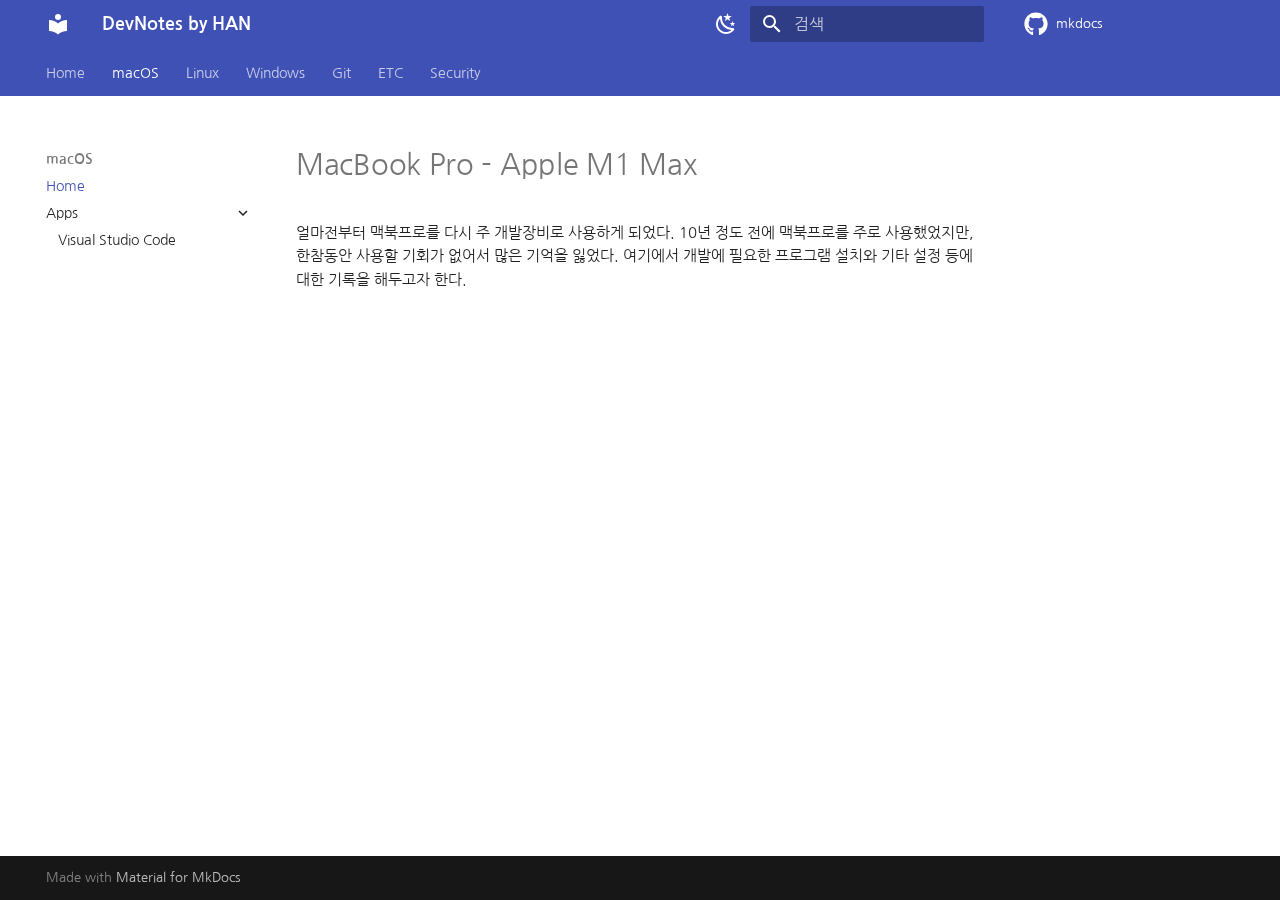
<file: macos/index.html>
<!doctype html>
<html lang="ko" class="no-js">
  <head>
    
      <meta charset="utf-8">
      <meta name="viewport" content="width=device-width,initial-scale=1">
      
      
      
        <link rel="canonical" href="https://dohankwon.github.io/macos/">
      
      
        <link rel="prev" href="..">
      
      
        <link rel="next" href="vscode/">
      
      <link rel="icon" href="../assets/images/favicon.png">
      <meta name="generator" content="mkdocs-1.4.2, mkdocs-material-9.0.6">
    
    
      
        <title>Home - DevNotes by HAN</title>
      
    
    
      <link rel="stylesheet" href="../assets/stylesheets/main.558e4712.min.css">
      
        
        <link rel="stylesheet" href="../assets/stylesheets/palette.2505c338.min.css">
      
      

    
    
    
      
        
        
        <link rel="preconnect" href="https://fonts.gstatic.com" crossorigin>
        <link rel="stylesheet" href="https://fonts.googleapis.com/css?family=Nanum+Gothic:300,300i,400,400i,700,700i%7CD2Coding:400,400i,700,700i&display=fallback">
        <style>:root{--md-text-font:"Nanum Gothic";--md-code-font:"D2Coding"}</style>
      
    
    
      <link rel="stylesheet" href="../css/custom.css">
    
    <script>__md_scope=new URL("..",location),__md_hash=e=>[...e].reduce((e,_)=>(e<<5)-e+_.charCodeAt(0),0),__md_get=(e,_=localStorage,t=__md_scope)=>JSON.parse(_.getItem(t.pathname+"."+e)),__md_set=(e,_,t=localStorage,a=__md_scope)=>{try{t.setItem(a.pathname+"."+e,JSON.stringify(_))}catch(e){}}</script>
    
      

    
    
    
  </head>
  
  
    
    
      
    
    
    
    
    <body dir="ltr" data-md-color-scheme="default" data-md-color-primary="" data-md-color-accent="">
  
    
    
      <script>var palette=__md_get("__palette");if(palette&&"object"==typeof palette.color)for(var key of Object.keys(palette.color))document.body.setAttribute("data-md-color-"+key,palette.color[key])</script>
    
    <input class="md-toggle" data-md-toggle="drawer" type="checkbox" id="__drawer" autocomplete="off">
    <input class="md-toggle" data-md-toggle="search" type="checkbox" id="__search" autocomplete="off">
    <label class="md-overlay" for="__drawer"></label>
    <div data-md-component="skip">
      
        
        <a href="#macbook-pro-apple-m1-max" class="md-skip">
          콘텐츠로 이동
        </a>
      
    </div>
    <div data-md-component="announce">
      
    </div>
    
    
      

<header class="md-header" data-md-component="header">
  <nav class="md-header__inner md-grid" aria-label="Header">
    <a href=".." title="DevNotes by HAN" class="md-header__button md-logo" aria-label="DevNotes by HAN" data-md-component="logo">
      
  
  <svg xmlns="http://www.w3.org/2000/svg" viewBox="0 0 24 24"><path d="M12 8a3 3 0 0 0 3-3 3 3 0 0 0-3-3 3 3 0 0 0-3 3 3 3 0 0 0 3 3m0 3.54C9.64 9.35 6.5 8 3 8v11c3.5 0 6.64 1.35 9 3.54 2.36-2.19 5.5-3.54 9-3.54V8c-3.5 0-6.64 1.35-9 3.54Z"/></svg>

    </a>
    <label class="md-header__button md-icon" for="__drawer">
      <svg xmlns="http://www.w3.org/2000/svg" viewBox="0 0 24 24"><path d="M3 6h18v2H3V6m0 5h18v2H3v-2m0 5h18v2H3v-2Z"/></svg>
    </label>
    <div class="md-header__title" data-md-component="header-title">
      <div class="md-header__ellipsis">
        <div class="md-header__topic">
          <span class="md-ellipsis">
            DevNotes by HAN
          </span>
        </div>
        <div class="md-header__topic" data-md-component="header-topic">
          <span class="md-ellipsis">
            
              Home
            
          </span>
        </div>
      </div>
    </div>
    
      <form class="md-header__option" data-md-component="palette">
        
          
          <input class="md-option" data-md-color-media="" data-md-color-scheme="default" data-md-color-primary="" data-md-color-accent=""  aria-label="Switch to dark mode"  type="radio" name="__palette" id="__palette_1">
          
            <label class="md-header__button md-icon" title="Switch to dark mode" for="__palette_2" hidden>
              <svg xmlns="http://www.w3.org/2000/svg" viewBox="0 0 24 24"><path d="m17.75 4.09-2.53 1.94.91 3.06-2.63-1.81-2.63 1.81.91-3.06-2.53-1.94L12.44 4l1.06-3 1.06 3 3.19.09m3.5 6.91-1.64 1.25.59 1.98-1.7-1.17-1.7 1.17.59-1.98L15.75 11l2.06-.05L18.5 9l.69 1.95 2.06.05m-2.28 4.95c.83-.08 1.72 1.1 1.19 1.85-.32.45-.66.87-1.08 1.27C15.17 23 8.84 23 4.94 19.07c-3.91-3.9-3.91-10.24 0-14.14.4-.4.82-.76 1.27-1.08.75-.53 1.93.36 1.85 1.19-.27 2.86.69 5.83 2.89 8.02a9.96 9.96 0 0 0 8.02 2.89m-1.64 2.02a12.08 12.08 0 0 1-7.8-3.47c-2.17-2.19-3.33-5-3.49-7.82-2.81 3.14-2.7 7.96.31 10.98 3.02 3.01 7.84 3.12 10.98.31Z"/></svg>
            </label>
          
        
          
          <input class="md-option" data-md-color-media="" data-md-color-scheme="slate" data-md-color-primary="" data-md-color-accent=""  aria-label="Switch to light mode"  type="radio" name="__palette" id="__palette_2">
          
            <label class="md-header__button md-icon" title="Switch to light mode" for="__palette_1" hidden>
              <svg xmlns="http://www.w3.org/2000/svg" viewBox="0 0 24 24"><path d="M12 7a5 5 0 0 1 5 5 5 5 0 0 1-5 5 5 5 0 0 1-5-5 5 5 0 0 1 5-5m0 2a3 3 0 0 0-3 3 3 3 0 0 0 3 3 3 3 0 0 0 3-3 3 3 0 0 0-3-3m0-7 2.39 3.42C13.65 5.15 12.84 5 12 5c-.84 0-1.65.15-2.39.42L12 2M3.34 7l4.16-.35A7.2 7.2 0 0 0 5.94 8.5c-.44.74-.69 1.5-.83 2.29L3.34 7m.02 10 1.76-3.77a7.131 7.131 0 0 0 2.38 4.14L3.36 17M20.65 7l-1.77 3.79a7.023 7.023 0 0 0-2.38-4.15l4.15.36m-.01 10-4.14.36c.59-.51 1.12-1.14 1.54-1.86.42-.73.69-1.5.83-2.29L20.64 17M12 22l-2.41-3.44c.74.27 1.55.44 2.41.44.82 0 1.63-.17 2.37-.44L12 22Z"/></svg>
            </label>
          
        
      </form>
    
    
    
      <label class="md-header__button md-icon" for="__search">
        <svg xmlns="http://www.w3.org/2000/svg" viewBox="0 0 24 24"><path d="M9.5 3A6.5 6.5 0 0 1 16 9.5c0 1.61-.59 3.09-1.56 4.23l.27.27h.79l5 5-1.5 1.5-5-5v-.79l-.27-.27A6.516 6.516 0 0 1 9.5 16 6.5 6.5 0 0 1 3 9.5 6.5 6.5 0 0 1 9.5 3m0 2C7 5 5 7 5 9.5S7 14 9.5 14 14 12 14 9.5 12 5 9.5 5Z"/></svg>
      </label>
      <div class="md-search" data-md-component="search" role="dialog">
  <label class="md-search__overlay" for="__search"></label>
  <div class="md-search__inner" role="search">
    <form class="md-search__form" name="search">
      <input type="text" class="md-search__input" name="query" aria-label="검색" placeholder="검색" autocapitalize="off" autocorrect="off" autocomplete="off" spellcheck="false" data-md-component="search-query" required>
      <label class="md-search__icon md-icon" for="__search">
        <svg xmlns="http://www.w3.org/2000/svg" viewBox="0 0 24 24"><path d="M9.5 3A6.5 6.5 0 0 1 16 9.5c0 1.61-.59 3.09-1.56 4.23l.27.27h.79l5 5-1.5 1.5-5-5v-.79l-.27-.27A6.516 6.516 0 0 1 9.5 16 6.5 6.5 0 0 1 3 9.5 6.5 6.5 0 0 1 9.5 3m0 2C7 5 5 7 5 9.5S7 14 9.5 14 14 12 14 9.5 12 5 9.5 5Z"/></svg>
        <svg xmlns="http://www.w3.org/2000/svg" viewBox="0 0 24 24"><path d="M20 11v2H8l5.5 5.5-1.42 1.42L4.16 12l7.92-7.92L13.5 5.5 8 11h12Z"/></svg>
      </label>
      <nav class="md-search__options" aria-label="검색">
        
        <button type="reset" class="md-search__icon md-icon" title="지우기" aria-label="지우기" tabindex="-1">
          <svg xmlns="http://www.w3.org/2000/svg" viewBox="0 0 24 24"><path d="M19 6.41 17.59 5 12 10.59 6.41 5 5 6.41 10.59 12 5 17.59 6.41 19 12 13.41 17.59 19 19 17.59 13.41 12 19 6.41Z"/></svg>
        </button>
      </nav>
      
        <div class="md-search__suggest" data-md-component="search-suggest"></div>
      
    </form>
    <div class="md-search__output">
      <div class="md-search__scrollwrap" data-md-scrollfix>
        <div class="md-search-result" data-md-component="search-result">
          <div class="md-search-result__meta">
            검색 초기화
          </div>
          <ol class="md-search-result__list" role="presentation"></ol>
        </div>
      </div>
    </div>
  </div>
</div>
    
    
      <div class="md-header__source">
        <a href="https://github.com/dohankwon/mkdocs" title="저장소로 이동" class="md-source" data-md-component="source">
  <div class="md-source__icon md-icon">
    
    <svg xmlns="http://www.w3.org/2000/svg" viewBox="0 0 496 512"><!--! Font Awesome Free 6.2.1 by @fontawesome - https://fontawesome.com License - https://fontawesome.com/license/free (Icons: CC BY 4.0, Fonts: SIL OFL 1.1, Code: MIT License) Copyright 2022 Fonticons, Inc.--><path d="M165.9 397.4c0 2-2.3 3.6-5.2 3.6-3.3.3-5.6-1.3-5.6-3.6 0-2 2.3-3.6 5.2-3.6 3-.3 5.6 1.3 5.6 3.6zm-31.1-4.5c-.7 2 1.3 4.3 4.3 4.9 2.6 1 5.6 0 6.2-2s-1.3-4.3-4.3-5.2c-2.6-.7-5.5.3-6.2 2.3zm44.2-1.7c-2.9.7-4.9 2.6-4.6 4.9.3 2 2.9 3.3 5.9 2.6 2.9-.7 4.9-2.6 4.6-4.6-.3-1.9-3-3.2-5.9-2.9zM244.8 8C106.1 8 0 113.3 0 252c0 110.9 69.8 205.8 169.5 239.2 12.8 2.3 17.3-5.6 17.3-12.1 0-6.2-.3-40.4-.3-61.4 0 0-70 15-84.7-29.8 0 0-11.4-29.1-27.8-36.6 0 0-22.9-15.7 1.6-15.4 0 0 24.9 2 38.6 25.8 21.9 38.6 58.6 27.5 72.9 20.9 2.3-16 8.8-27.1 16-33.7-55.9-6.2-112.3-14.3-112.3-110.5 0-27.5 7.6-41.3 23.6-58.9-2.6-6.5-11.1-33.3 2.6-67.9 20.9-6.5 69 27 69 27 20-5.6 41.5-8.5 62.8-8.5s42.8 2.9 62.8 8.5c0 0 48.1-33.6 69-27 13.7 34.7 5.2 61.4 2.6 67.9 16 17.7 25.8 31.5 25.8 58.9 0 96.5-58.9 104.2-114.8 110.5 9.2 7.9 17 22.9 17 46.4 0 33.7-.3 75.4-.3 83.6 0 6.5 4.6 14.4 17.3 12.1C428.2 457.8 496 362.9 496 252 496 113.3 383.5 8 244.8 8zM97.2 352.9c-1.3 1-1 3.3.7 5.2 1.6 1.6 3.9 2.3 5.2 1 1.3-1 1-3.3-.7-5.2-1.6-1.6-3.9-2.3-5.2-1zm-10.8-8.1c-.7 1.3.3 2.9 2.3 3.9 1.6 1 3.6.7 4.3-.7.7-1.3-.3-2.9-2.3-3.9-2-.6-3.6-.3-4.3.7zm32.4 35.6c-1.6 1.3-1 4.3 1.3 6.2 2.3 2.3 5.2 2.6 6.5 1 1.3-1.3.7-4.3-1.3-6.2-2.2-2.3-5.2-2.6-6.5-1zm-11.4-14.7c-1.6 1-1.6 3.6 0 5.9 1.6 2.3 4.3 3.3 5.6 2.3 1.6-1.3 1.6-3.9 0-6.2-1.4-2.3-4-3.3-5.6-2z"/></svg>
  </div>
  <div class="md-source__repository">
    mkdocs
  </div>
</a>
      </div>
    
  </nav>
  
</header>
    
    <div class="md-container" data-md-component="container">
      
      
        
          
            
<nav class="md-tabs" aria-label="Tabs" data-md-component="tabs">
  <div class="md-tabs__inner md-grid">
    <ul class="md-tabs__list">
      
        
  
  


  <li class="md-tabs__item">
    <a href=".." class="md-tabs__link">
      Home
    </a>
  </li>

      
        
  
  
    
  


  
  
  
    <li class="md-tabs__item">
      <a href="./" class="md-tabs__link md-tabs__link--active">
        macOS
      </a>
    </li>
  

      
        
  
  


  
  
  
    <li class="md-tabs__item">
      <a href="../linux/" class="md-tabs__link">
        Linux
      </a>
    </li>
  

      
        
  
  


  
  
  
    <li class="md-tabs__item">
      <a href="../windows/" class="md-tabs__link">
        Windows
      </a>
    </li>
  

      
        
  
  


  
  
  
    <li class="md-tabs__item">
      <a href="../git/" class="md-tabs__link">
        Git
      </a>
    </li>
  

      
        
  
  


  
  
  
    <li class="md-tabs__item">
      <a href="../etc/" class="md-tabs__link">
        ETC
      </a>
    </li>
  

      
        
  
  


  
  
  
    <li class="md-tabs__item">
      <a href="../security/glossary/" class="md-tabs__link">
        Security
      </a>
    </li>
  

      
    </ul>
  </div>
</nav>
          
        
      
      <main class="md-main" data-md-component="main">
        <div class="md-main__inner md-grid">
          
            
              
              <div class="md-sidebar md-sidebar--primary" data-md-component="sidebar" data-md-type="navigation" >
                <div class="md-sidebar__scrollwrap">
                  <div class="md-sidebar__inner">
                    

  


<nav class="md-nav md-nav--primary md-nav--lifted" aria-label="Navigation" data-md-level="0">
  <label class="md-nav__title" for="__drawer">
    <a href=".." title="DevNotes by HAN" class="md-nav__button md-logo" aria-label="DevNotes by HAN" data-md-component="logo">
      
  
  <svg xmlns="http://www.w3.org/2000/svg" viewBox="0 0 24 24"><path d="M12 8a3 3 0 0 0 3-3 3 3 0 0 0-3-3 3 3 0 0 0-3 3 3 3 0 0 0 3 3m0 3.54C9.64 9.35 6.5 8 3 8v11c3.5 0 6.64 1.35 9 3.54 2.36-2.19 5.5-3.54 9-3.54V8c-3.5 0-6.64 1.35-9 3.54Z"/></svg>

    </a>
    DevNotes by HAN
  </label>
  
    <div class="md-nav__source">
      <a href="https://github.com/dohankwon/mkdocs" title="저장소로 이동" class="md-source" data-md-component="source">
  <div class="md-source__icon md-icon">
    
    <svg xmlns="http://www.w3.org/2000/svg" viewBox="0 0 496 512"><!--! Font Awesome Free 6.2.1 by @fontawesome - https://fontawesome.com License - https://fontawesome.com/license/free (Icons: CC BY 4.0, Fonts: SIL OFL 1.1, Code: MIT License) Copyright 2022 Fonticons, Inc.--><path d="M165.9 397.4c0 2-2.3 3.6-5.2 3.6-3.3.3-5.6-1.3-5.6-3.6 0-2 2.3-3.6 5.2-3.6 3-.3 5.6 1.3 5.6 3.6zm-31.1-4.5c-.7 2 1.3 4.3 4.3 4.9 2.6 1 5.6 0 6.2-2s-1.3-4.3-4.3-5.2c-2.6-.7-5.5.3-6.2 2.3zm44.2-1.7c-2.9.7-4.9 2.6-4.6 4.9.3 2 2.9 3.3 5.9 2.6 2.9-.7 4.9-2.6 4.6-4.6-.3-1.9-3-3.2-5.9-2.9zM244.8 8C106.1 8 0 113.3 0 252c0 110.9 69.8 205.8 169.5 239.2 12.8 2.3 17.3-5.6 17.3-12.1 0-6.2-.3-40.4-.3-61.4 0 0-70 15-84.7-29.8 0 0-11.4-29.1-27.8-36.6 0 0-22.9-15.7 1.6-15.4 0 0 24.9 2 38.6 25.8 21.9 38.6 58.6 27.5 72.9 20.9 2.3-16 8.8-27.1 16-33.7-55.9-6.2-112.3-14.3-112.3-110.5 0-27.5 7.6-41.3 23.6-58.9-2.6-6.5-11.1-33.3 2.6-67.9 20.9-6.5 69 27 69 27 20-5.6 41.5-8.5 62.8-8.5s42.8 2.9 62.8 8.5c0 0 48.1-33.6 69-27 13.7 34.7 5.2 61.4 2.6 67.9 16 17.7 25.8 31.5 25.8 58.9 0 96.5-58.9 104.2-114.8 110.5 9.2 7.9 17 22.9 17 46.4 0 33.7-.3 75.4-.3 83.6 0 6.5 4.6 14.4 17.3 12.1C428.2 457.8 496 362.9 496 252 496 113.3 383.5 8 244.8 8zM97.2 352.9c-1.3 1-1 3.3.7 5.2 1.6 1.6 3.9 2.3 5.2 1 1.3-1 1-3.3-.7-5.2-1.6-1.6-3.9-2.3-5.2-1zm-10.8-8.1c-.7 1.3.3 2.9 2.3 3.9 1.6 1 3.6.7 4.3-.7.7-1.3-.3-2.9-2.3-3.9-2-.6-3.6-.3-4.3.7zm32.4 35.6c-1.6 1.3-1 4.3 1.3 6.2 2.3 2.3 5.2 2.6 6.5 1 1.3-1.3.7-4.3-1.3-6.2-2.2-2.3-5.2-2.6-6.5-1zm-11.4-14.7c-1.6 1-1.6 3.6 0 5.9 1.6 2.3 4.3 3.3 5.6 2.3 1.6-1.3 1.6-3.9 0-6.2-1.4-2.3-4-3.3-5.6-2z"/></svg>
  </div>
  <div class="md-source__repository">
    mkdocs
  </div>
</a>
    </div>
  
  <ul class="md-nav__list" data-md-scrollfix>
    
      
      
      

  
  
  
    <li class="md-nav__item">
      <a href=".." class="md-nav__link">
        Home
      </a>
    </li>
  

    
      
      
      

  
  
    
  
  
    
    <li class="md-nav__item md-nav__item--active md-nav__item--nested">
      
      
      
      
      <input class="md-nav__toggle md-toggle " data-md-toggle="__nav_2" type="checkbox" id="__nav_2" checked>
      
      
      
        <label class="md-nav__link" for="__nav_2" tabindex="0" aria-expanded="true">
          macOS
          <span class="md-nav__icon md-icon"></span>
        </label>
      
      <nav class="md-nav" aria-label="macOS" data-md-level="1">
        <label class="md-nav__title" for="__nav_2">
          <span class="md-nav__icon md-icon"></span>
          macOS
        </label>
        <ul class="md-nav__list" data-md-scrollfix>
          
            
              
  
  
    
  
  
    <li class="md-nav__item md-nav__item--active">
      
      <input class="md-nav__toggle md-toggle" data-md-toggle="toc" type="checkbox" id="__toc">
      
      
        
      
      
      <a href="./" class="md-nav__link md-nav__link--active">
        Home
      </a>
      
    </li>
  

            
          
            
              
  
  
  
    
    <li class="md-nav__item md-nav__item--nested">
      
      
      
      
        
      
      <input class="md-nav__toggle md-toggle md-toggle--indeterminate" data-md-toggle="__nav_2_2" type="checkbox" id="__nav_2_2" >
      
      
      
        <label class="md-nav__link" for="__nav_2_2" tabindex="0" aria-expanded="false">
          Apps
          <span class="md-nav__icon md-icon"></span>
        </label>
      
      <nav class="md-nav" aria-label="Apps" data-md-level="2">
        <label class="md-nav__title" for="__nav_2_2">
          <span class="md-nav__icon md-icon"></span>
          Apps
        </label>
        <ul class="md-nav__list" data-md-scrollfix>
          
            
              
  
  
  
    <li class="md-nav__item">
      <a href="vscode/" class="md-nav__link">
        Visual Studio Code
      </a>
    </li>
  

            
          
        </ul>
      </nav>
    </li>
  

            
          
        </ul>
      </nav>
    </li>
  

    
      
      
      

  
  
  
    
    <li class="md-nav__item md-nav__item--nested">
      
      
      
      
        
      
      <input class="md-nav__toggle md-toggle md-toggle--indeterminate" data-md-toggle="__nav_3" type="checkbox" id="__nav_3" >
      
      
      
        <label class="md-nav__link" for="__nav_3" tabindex="0" aria-expanded="false">
          Linux
          <span class="md-nav__icon md-icon"></span>
        </label>
      
      <nav class="md-nav" aria-label="Linux" data-md-level="1">
        <label class="md-nav__title" for="__nav_3">
          <span class="md-nav__icon md-icon"></span>
          Linux
        </label>
        <ul class="md-nav__list" data-md-scrollfix>
          
            
              
  
  
  
    <li class="md-nav__item">
      <a href="../linux/" class="md-nav__link">
        Home
      </a>
    </li>
  

            
          
        </ul>
      </nav>
    </li>
  

    
      
      
      

  
  
  
    
    <li class="md-nav__item md-nav__item--nested">
      
      
      
      
        
      
      <input class="md-nav__toggle md-toggle md-toggle--indeterminate" data-md-toggle="__nav_4" type="checkbox" id="__nav_4" >
      
      
      
        <label class="md-nav__link" for="__nav_4" tabindex="0" aria-expanded="false">
          Windows
          <span class="md-nav__icon md-icon"></span>
        </label>
      
      <nav class="md-nav" aria-label="Windows" data-md-level="1">
        <label class="md-nav__title" for="__nav_4">
          <span class="md-nav__icon md-icon"></span>
          Windows
        </label>
        <ul class="md-nav__list" data-md-scrollfix>
          
            
              
  
  
  
    <li class="md-nav__item">
      <a href="../windows/" class="md-nav__link">
        Home
      </a>
    </li>
  

            
          
            
              
  
  
  
    <li class="md-nav__item">
      <a href="../windows/tips/" class="md-nav__link">
        Tips
      </a>
    </li>
  

            
          
        </ul>
      </nav>
    </li>
  

    
      
      
      

  
  
  
    
    <li class="md-nav__item md-nav__item--nested">
      
      
      
      
        
      
      <input class="md-nav__toggle md-toggle md-toggle--indeterminate" data-md-toggle="__nav_5" type="checkbox" id="__nav_5" >
      
      
      
        <label class="md-nav__link" for="__nav_5" tabindex="0" aria-expanded="false">
          Git
          <span class="md-nav__icon md-icon"></span>
        </label>
      
      <nav class="md-nav" aria-label="Git" data-md-level="1">
        <label class="md-nav__title" for="__nav_5">
          <span class="md-nav__icon md-icon"></span>
          Git
        </label>
        <ul class="md-nav__list" data-md-scrollfix>
          
            
              
  
  
  
    <li class="md-nav__item">
      <a href="../git/" class="md-nav__link">
        Home
      </a>
    </li>
  

            
          
            
              
  
  
  
    
    <li class="md-nav__item md-nav__item--nested">
      
      
      
      
        
      
      <input class="md-nav__toggle md-toggle md-toggle--indeterminate" data-md-toggle="__nav_5_2" type="checkbox" id="__nav_5_2" >
      
      
      
        <label class="md-nav__link" for="__nav_5_2" tabindex="0" aria-expanded="false">
          GitHub
          <span class="md-nav__icon md-icon"></span>
        </label>
      
      <nav class="md-nav" aria-label="GitHub" data-md-level="2">
        <label class="md-nav__title" for="__nav_5_2">
          <span class="md-nav__icon md-icon"></span>
          GitHub
        </label>
        <ul class="md-nav__list" data-md-scrollfix>
          
            
              
  
  
  
    <li class="md-nav__item">
      <a href="../git/github/" class="md-nav__link">
        About
      </a>
    </li>
  

            
          
            
              
  
  
  
    <li class="md-nav__item">
      <a href="../git/github/actions/" class="md-nav__link">
        Actions
      </a>
    </li>
  

            
          
        </ul>
      </nav>
    </li>
  

            
          
        </ul>
      </nav>
    </li>
  

    
      
      
      

  
  
  
    
    <li class="md-nav__item md-nav__item--nested">
      
      
      
      
        
      
      <input class="md-nav__toggle md-toggle md-toggle--indeterminate" data-md-toggle="__nav_6" type="checkbox" id="__nav_6" >
      
      
      
        <label class="md-nav__link" for="__nav_6" tabindex="0" aria-expanded="false">
          ETC
          <span class="md-nav__icon md-icon"></span>
        </label>
      
      <nav class="md-nav" aria-label="ETC" data-md-level="1">
        <label class="md-nav__title" for="__nav_6">
          <span class="md-nav__icon md-icon"></span>
          ETC
        </label>
        <ul class="md-nav__list" data-md-scrollfix>
          
            
              
  
  
  
    <li class="md-nav__item">
      <a href="../etc/" class="md-nav__link">
        Home
      </a>
    </li>
  

            
          
            
              
  
  
  
    <li class="md-nav__item">
      <a href="../etc/mkdocs/" class="md-nav__link">
        MkDocs
      </a>
    </li>
  

            
          
            
              
  
  
  
    <li class="md-nav__item">
      <a href="../etc/material4mkdocs/" class="md-nav__link">
        Material for MkDocs
      </a>
    </li>
  

            
          
        </ul>
      </nav>
    </li>
  

    
      
      
      

  
  
  
    
    <li class="md-nav__item md-nav__item--nested">
      
      
      
      
        
      
      <input class="md-nav__toggle md-toggle md-toggle--indeterminate" data-md-toggle="__nav_7" type="checkbox" id="__nav_7" >
      
      
      
        <label class="md-nav__link" for="__nav_7" tabindex="0" aria-expanded="false">
          Security
          <span class="md-nav__icon md-icon"></span>
        </label>
      
      <nav class="md-nav" aria-label="Security" data-md-level="1">
        <label class="md-nav__title" for="__nav_7">
          <span class="md-nav__icon md-icon"></span>
          Security
        </label>
        <ul class="md-nav__list" data-md-scrollfix>
          
            
              
  
  
  
    <li class="md-nav__item">
      <a href="../security/glossary/" class="md-nav__link">
        Glossary
      </a>
    </li>
  

            
          
        </ul>
      </nav>
    </li>
  

    
  </ul>
</nav>
                  </div>
                </div>
              </div>
            
            
              
              <div class="md-sidebar md-sidebar--secondary" data-md-component="sidebar" data-md-type="toc" >
                <div class="md-sidebar__scrollwrap">
                  <div class="md-sidebar__inner">
                    

<nav class="md-nav md-nav--secondary" aria-label="목차">
  
  
  
    
  
  
</nav>
                  </div>
                </div>
              </div>
            
          
          
            <div class="md-content" data-md-component="content">
              <article class="md-content__inner md-typeset">
                
                  

  
  



<h1 id="macbook-pro-apple-m1-max">MacBook Pro - Apple M1 Max<a class="headerlink" href="#macbook-pro-apple-m1-max" title="Permanent link">&para;</a></h1>
<p>얼마전부터 맥북프로를 다시 주 개발장비로 사용하게 되었다. 10년 정도 전에 맥북프로를 주로 사용했었지만, 한참동안 사용할 기회가 없어서 많은 기억을 잃었다.
여기에서 개발에 필요한 프로그램 설치와 기타 설정 등에 대한 기록을 해두고자 한다.</p>





                
              </article>
            </div>
          
          
        </div>
        
      </main>
      
        <footer class="md-footer">
  
  <div class="md-footer-meta md-typeset">
    <div class="md-footer-meta__inner md-grid">
      <div class="md-copyright">
  
  
    Made with
    <a href="https://squidfunk.github.io/mkdocs-material/" target="_blank" rel="noopener">
      Material for MkDocs
    </a>
  
</div>
      
    </div>
  </div>
</footer>
      
    </div>
    <div class="md-dialog" data-md-component="dialog">
      <div class="md-dialog__inner md-typeset"></div>
    </div>
    
    <script id="__config" type="application/json">{"base": "..", "features": ["navigation.tabs", "navigation.instant", "navigation.expand", "search.suggest", "search.highlight"], "search": "../assets/javascripts/workers/search.e5c33ebb.min.js", "translations": {"clipboard.copied": "\ud074\ub9bd\ubcf4\ub4dc\uc5d0 \ubcf5\uc0ac\ub428", "clipboard.copy": "\ud074\ub9bd\ubcf4\ub4dc\ub85c \ubcf5\uc0ac", "search.result.more.one": "\uc774 \ubb38\uc11c\uc5d0\uc11c 1\uac1c\uc758 \uac80\uc0c9 \uacb0\uacfc \ub354 \ubcf4\uae30", "search.result.more.other": "\uc774 \ubb38\uc11c\uc5d0\uc11c #\uac1c\uc758 \uac80\uc0c9 \uacb0\uacfc \ub354 \ubcf4\uae30", "search.result.none": "\uac80\uc0c9\uc5b4\uc640 \uc77c\uce58\ud558\ub294 \ubb38\uc11c\uac00 \uc5c6\uc2b5\ub2c8\ub2e4", "search.result.one": "1\uac1c\uc758 \uc77c\uce58\ud558\ub294 \ubb38\uc11c", "search.result.other": "#\uac1c\uc758 \uc77c\uce58\ud558\ub294 \ubb38\uc11c", "search.result.placeholder": "\uac80\uc0c9\uc5b4\ub97c \uc785\ub825\ud558\uc138\uc694", "search.result.term.missing": "\ud3ec\ud568\ub418\uc9c0 \uc54a\uc740 \uac80\uc0c9\uc5b4", "select.version": "\ubc84\uc804 \uc120\ud0dd"}}</script>
    
    
      <script src="../assets/javascripts/bundle.51d95adb.min.js"></script>
      
    
  </body>
</html>
</file>
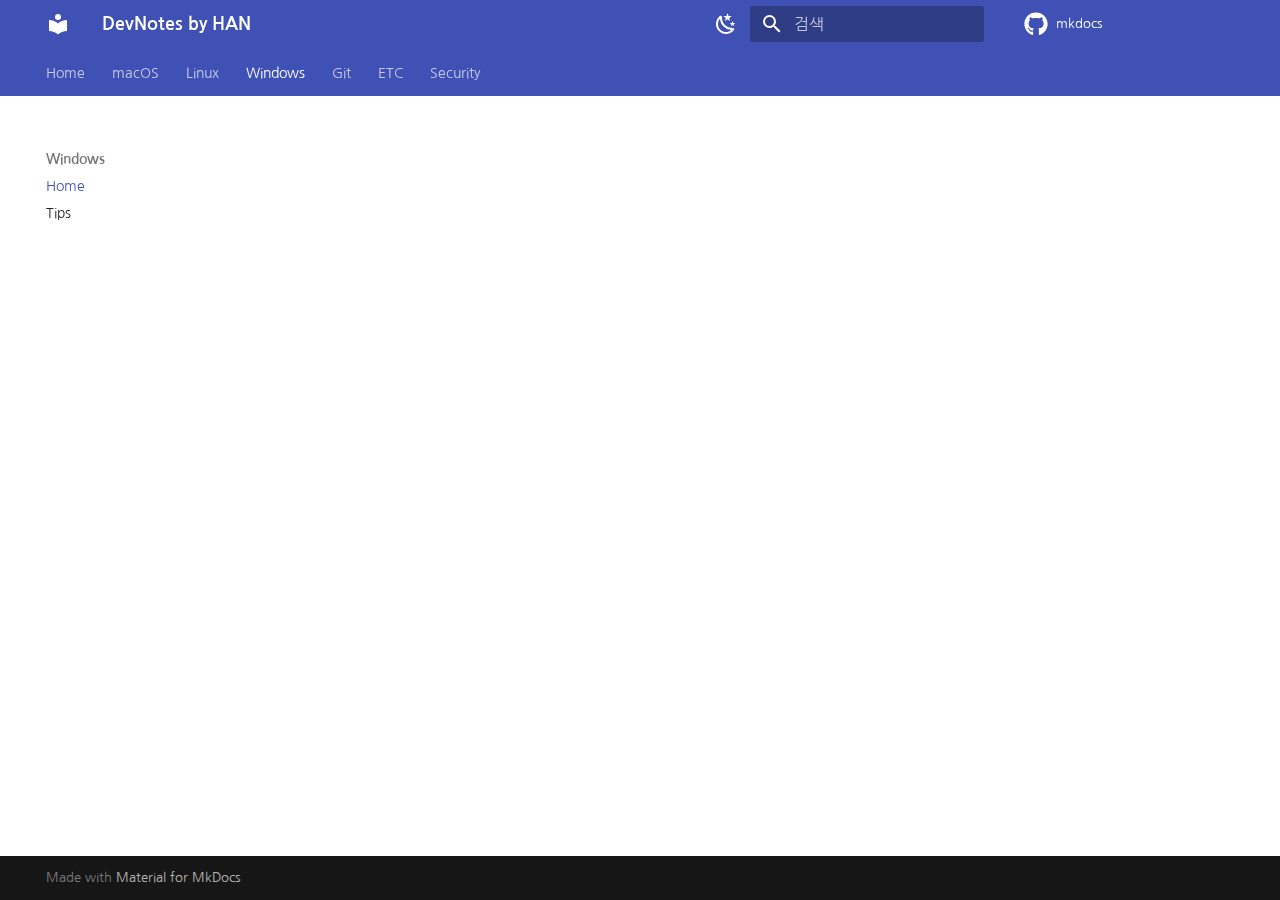
<file: windows/index.html>
<!doctype html>
<html lang="ko" class="no-js">
  <head>
    
      <meta charset="utf-8">
      <meta name="viewport" content="width=device-width,initial-scale=1">
      
      
      
        <link rel="canonical" href="https://dohankwon.github.io/windows/">
      
      
        <link rel="prev" href="../linux/">
      
      
        <link rel="next" href="tips/">
      
      <link rel="icon" href="../assets/images/favicon.png">
      <meta name="generator" content="mkdocs-1.4.2, mkdocs-material-9.0.6">
    
    
      
        <title>Home - DevNotes by HAN</title>
      
    
    
      <link rel="stylesheet" href="../assets/stylesheets/main.558e4712.min.css">
      
        
        <link rel="stylesheet" href="../assets/stylesheets/palette.2505c338.min.css">
      
      

    
    
    
      
        
        
        <link rel="preconnect" href="https://fonts.gstatic.com" crossorigin>
        <link rel="stylesheet" href="https://fonts.googleapis.com/css?family=Nanum+Gothic:300,300i,400,400i,700,700i%7CD2Coding:400,400i,700,700i&display=fallback">
        <style>:root{--md-text-font:"Nanum Gothic";--md-code-font:"D2Coding"}</style>
      
    
    
      <link rel="stylesheet" href="../css/custom.css">
    
    <script>__md_scope=new URL("..",location),__md_hash=e=>[...e].reduce((e,_)=>(e<<5)-e+_.charCodeAt(0),0),__md_get=(e,_=localStorage,t=__md_scope)=>JSON.parse(_.getItem(t.pathname+"."+e)),__md_set=(e,_,t=localStorage,a=__md_scope)=>{try{t.setItem(a.pathname+"."+e,JSON.stringify(_))}catch(e){}}</script>
    
      

    
    
    
  </head>
  
  
    
    
      
    
    
    
    
    <body dir="ltr" data-md-color-scheme="default" data-md-color-primary="" data-md-color-accent="">
  
    
    
      <script>var palette=__md_get("__palette");if(palette&&"object"==typeof palette.color)for(var key of Object.keys(palette.color))document.body.setAttribute("data-md-color-"+key,palette.color[key])</script>
    
    <input class="md-toggle" data-md-toggle="drawer" type="checkbox" id="__drawer" autocomplete="off">
    <input class="md-toggle" data-md-toggle="search" type="checkbox" id="__search" autocomplete="off">
    <label class="md-overlay" for="__drawer"></label>
    <div data-md-component="skip">
      
    </div>
    <div data-md-component="announce">
      
    </div>
    
    
      

<header class="md-header" data-md-component="header">
  <nav class="md-header__inner md-grid" aria-label="Header">
    <a href=".." title="DevNotes by HAN" class="md-header__button md-logo" aria-label="DevNotes by HAN" data-md-component="logo">
      
  
  <svg xmlns="http://www.w3.org/2000/svg" viewBox="0 0 24 24"><path d="M12 8a3 3 0 0 0 3-3 3 3 0 0 0-3-3 3 3 0 0 0-3 3 3 3 0 0 0 3 3m0 3.54C9.64 9.35 6.5 8 3 8v11c3.5 0 6.64 1.35 9 3.54 2.36-2.19 5.5-3.54 9-3.54V8c-3.5 0-6.64 1.35-9 3.54Z"/></svg>

    </a>
    <label class="md-header__button md-icon" for="__drawer">
      <svg xmlns="http://www.w3.org/2000/svg" viewBox="0 0 24 24"><path d="M3 6h18v2H3V6m0 5h18v2H3v-2m0 5h18v2H3v-2Z"/></svg>
    </label>
    <div class="md-header__title" data-md-component="header-title">
      <div class="md-header__ellipsis">
        <div class="md-header__topic">
          <span class="md-ellipsis">
            DevNotes by HAN
          </span>
        </div>
        <div class="md-header__topic" data-md-component="header-topic">
          <span class="md-ellipsis">
            
              Home
            
          </span>
        </div>
      </div>
    </div>
    
      <form class="md-header__option" data-md-component="palette">
        
          
          <input class="md-option" data-md-color-media="" data-md-color-scheme="default" data-md-color-primary="" data-md-color-accent=""  aria-label="Switch to dark mode"  type="radio" name="__palette" id="__palette_1">
          
            <label class="md-header__button md-icon" title="Switch to dark mode" for="__palette_2" hidden>
              <svg xmlns="http://www.w3.org/2000/svg" viewBox="0 0 24 24"><path d="m17.75 4.09-2.53 1.94.91 3.06-2.63-1.81-2.63 1.81.91-3.06-2.53-1.94L12.44 4l1.06-3 1.06 3 3.19.09m3.5 6.91-1.64 1.25.59 1.98-1.7-1.17-1.7 1.17.59-1.98L15.75 11l2.06-.05L18.5 9l.69 1.95 2.06.05m-2.28 4.95c.83-.08 1.72 1.1 1.19 1.85-.32.45-.66.87-1.08 1.27C15.17 23 8.84 23 4.94 19.07c-3.91-3.9-3.91-10.24 0-14.14.4-.4.82-.76 1.27-1.08.75-.53 1.93.36 1.85 1.19-.27 2.86.69 5.83 2.89 8.02a9.96 9.96 0 0 0 8.02 2.89m-1.64 2.02a12.08 12.08 0 0 1-7.8-3.47c-2.17-2.19-3.33-5-3.49-7.82-2.81 3.14-2.7 7.96.31 10.98 3.02 3.01 7.84 3.12 10.98.31Z"/></svg>
            </label>
          
        
          
          <input class="md-option" data-md-color-media="" data-md-color-scheme="slate" data-md-color-primary="" data-md-color-accent=""  aria-label="Switch to light mode"  type="radio" name="__palette" id="__palette_2">
          
            <label class="md-header__button md-icon" title="Switch to light mode" for="__palette_1" hidden>
              <svg xmlns="http://www.w3.org/2000/svg" viewBox="0 0 24 24"><path d="M12 7a5 5 0 0 1 5 5 5 5 0 0 1-5 5 5 5 0 0 1-5-5 5 5 0 0 1 5-5m0 2a3 3 0 0 0-3 3 3 3 0 0 0 3 3 3 3 0 0 0 3-3 3 3 0 0 0-3-3m0-7 2.39 3.42C13.65 5.15 12.84 5 12 5c-.84 0-1.65.15-2.39.42L12 2M3.34 7l4.16-.35A7.2 7.2 0 0 0 5.94 8.5c-.44.74-.69 1.5-.83 2.29L3.34 7m.02 10 1.76-3.77a7.131 7.131 0 0 0 2.38 4.14L3.36 17M20.65 7l-1.77 3.79a7.023 7.023 0 0 0-2.38-4.15l4.15.36m-.01 10-4.14.36c.59-.51 1.12-1.14 1.54-1.86.42-.73.69-1.5.83-2.29L20.64 17M12 22l-2.41-3.44c.74.27 1.55.44 2.41.44.82 0 1.63-.17 2.37-.44L12 22Z"/></svg>
            </label>
          
        
      </form>
    
    
    
      <label class="md-header__button md-icon" for="__search">
        <svg xmlns="http://www.w3.org/2000/svg" viewBox="0 0 24 24"><path d="M9.5 3A6.5 6.5 0 0 1 16 9.5c0 1.61-.59 3.09-1.56 4.23l.27.27h.79l5 5-1.5 1.5-5-5v-.79l-.27-.27A6.516 6.516 0 0 1 9.5 16 6.5 6.5 0 0 1 3 9.5 6.5 6.5 0 0 1 9.5 3m0 2C7 5 5 7 5 9.5S7 14 9.5 14 14 12 14 9.5 12 5 9.5 5Z"/></svg>
      </label>
      <div class="md-search" data-md-component="search" role="dialog">
  <label class="md-search__overlay" for="__search"></label>
  <div class="md-search__inner" role="search">
    <form class="md-search__form" name="search">
      <input type="text" class="md-search__input" name="query" aria-label="검색" placeholder="검색" autocapitalize="off" autocorrect="off" autocomplete="off" spellcheck="false" data-md-component="search-query" required>
      <label class="md-search__icon md-icon" for="__search">
        <svg xmlns="http://www.w3.org/2000/svg" viewBox="0 0 24 24"><path d="M9.5 3A6.5 6.5 0 0 1 16 9.5c0 1.61-.59 3.09-1.56 4.23l.27.27h.79l5 5-1.5 1.5-5-5v-.79l-.27-.27A6.516 6.516 0 0 1 9.5 16 6.5 6.5 0 0 1 3 9.5 6.5 6.5 0 0 1 9.5 3m0 2C7 5 5 7 5 9.5S7 14 9.5 14 14 12 14 9.5 12 5 9.5 5Z"/></svg>
        <svg xmlns="http://www.w3.org/2000/svg" viewBox="0 0 24 24"><path d="M20 11v2H8l5.5 5.5-1.42 1.42L4.16 12l7.92-7.92L13.5 5.5 8 11h12Z"/></svg>
      </label>
      <nav class="md-search__options" aria-label="검색">
        
        <button type="reset" class="md-search__icon md-icon" title="지우기" aria-label="지우기" tabindex="-1">
          <svg xmlns="http://www.w3.org/2000/svg" viewBox="0 0 24 24"><path d="M19 6.41 17.59 5 12 10.59 6.41 5 5 6.41 10.59 12 5 17.59 6.41 19 12 13.41 17.59 19 19 17.59 13.41 12 19 6.41Z"/></svg>
        </button>
      </nav>
      
        <div class="md-search__suggest" data-md-component="search-suggest"></div>
      
    </form>
    <div class="md-search__output">
      <div class="md-search__scrollwrap" data-md-scrollfix>
        <div class="md-search-result" data-md-component="search-result">
          <div class="md-search-result__meta">
            검색 초기화
          </div>
          <ol class="md-search-result__list" role="presentation"></ol>
        </div>
      </div>
    </div>
  </div>
</div>
    
    
      <div class="md-header__source">
        <a href="https://github.com/dohankwon/mkdocs" title="저장소로 이동" class="md-source" data-md-component="source">
  <div class="md-source__icon md-icon">
    
    <svg xmlns="http://www.w3.org/2000/svg" viewBox="0 0 496 512"><!--! Font Awesome Free 6.2.1 by @fontawesome - https://fontawesome.com License - https://fontawesome.com/license/free (Icons: CC BY 4.0, Fonts: SIL OFL 1.1, Code: MIT License) Copyright 2022 Fonticons, Inc.--><path d="M165.9 397.4c0 2-2.3 3.6-5.2 3.6-3.3.3-5.6-1.3-5.6-3.6 0-2 2.3-3.6 5.2-3.6 3-.3 5.6 1.3 5.6 3.6zm-31.1-4.5c-.7 2 1.3 4.3 4.3 4.9 2.6 1 5.6 0 6.2-2s-1.3-4.3-4.3-5.2c-2.6-.7-5.5.3-6.2 2.3zm44.2-1.7c-2.9.7-4.9 2.6-4.6 4.9.3 2 2.9 3.3 5.9 2.6 2.9-.7 4.9-2.6 4.6-4.6-.3-1.9-3-3.2-5.9-2.9zM244.8 8C106.1 8 0 113.3 0 252c0 110.9 69.8 205.8 169.5 239.2 12.8 2.3 17.3-5.6 17.3-12.1 0-6.2-.3-40.4-.3-61.4 0 0-70 15-84.7-29.8 0 0-11.4-29.1-27.8-36.6 0 0-22.9-15.7 1.6-15.4 0 0 24.9 2 38.6 25.8 21.9 38.6 58.6 27.5 72.9 20.9 2.3-16 8.8-27.1 16-33.7-55.9-6.2-112.3-14.3-112.3-110.5 0-27.5 7.6-41.3 23.6-58.9-2.6-6.5-11.1-33.3 2.6-67.9 20.9-6.5 69 27 69 27 20-5.6 41.5-8.5 62.8-8.5s42.8 2.9 62.8 8.5c0 0 48.1-33.6 69-27 13.7 34.7 5.2 61.4 2.6 67.9 16 17.7 25.8 31.5 25.8 58.9 0 96.5-58.9 104.2-114.8 110.5 9.2 7.9 17 22.9 17 46.4 0 33.7-.3 75.4-.3 83.6 0 6.5 4.6 14.4 17.3 12.1C428.2 457.8 496 362.9 496 252 496 113.3 383.5 8 244.8 8zM97.2 352.9c-1.3 1-1 3.3.7 5.2 1.6 1.6 3.9 2.3 5.2 1 1.3-1 1-3.3-.7-5.2-1.6-1.6-3.9-2.3-5.2-1zm-10.8-8.1c-.7 1.3.3 2.9 2.3 3.9 1.6 1 3.6.7 4.3-.7.7-1.3-.3-2.9-2.3-3.9-2-.6-3.6-.3-4.3.7zm32.4 35.6c-1.6 1.3-1 4.3 1.3 6.2 2.3 2.3 5.2 2.6 6.5 1 1.3-1.3.7-4.3-1.3-6.2-2.2-2.3-5.2-2.6-6.5-1zm-11.4-14.7c-1.6 1-1.6 3.6 0 5.9 1.6 2.3 4.3 3.3 5.6 2.3 1.6-1.3 1.6-3.9 0-6.2-1.4-2.3-4-3.3-5.6-2z"/></svg>
  </div>
  <div class="md-source__repository">
    mkdocs
  </div>
</a>
      </div>
    
  </nav>
  
</header>
    
    <div class="md-container" data-md-component="container">
      
      
        
          
            
<nav class="md-tabs" aria-label="Tabs" data-md-component="tabs">
  <div class="md-tabs__inner md-grid">
    <ul class="md-tabs__list">
      
        
  
  


  <li class="md-tabs__item">
    <a href=".." class="md-tabs__link">
      Home
    </a>
  </li>

      
        
  
  


  
  
  
    <li class="md-tabs__item">
      <a href="../macos/" class="md-tabs__link">
        macOS
      </a>
    </li>
  

      
        
  
  


  
  
  
    <li class="md-tabs__item">
      <a href="../linux/" class="md-tabs__link">
        Linux
      </a>
    </li>
  

      
        
  
  
    
  


  
  
  
    <li class="md-tabs__item">
      <a href="./" class="md-tabs__link md-tabs__link--active">
        Windows
      </a>
    </li>
  

      
        
  
  


  
  
  
    <li class="md-tabs__item">
      <a href="../git/" class="md-tabs__link">
        Git
      </a>
    </li>
  

      
        
  
  


  
  
  
    <li class="md-tabs__item">
      <a href="../etc/" class="md-tabs__link">
        ETC
      </a>
    </li>
  

      
        
  
  


  
  
  
    <li class="md-tabs__item">
      <a href="../security/glossary/" class="md-tabs__link">
        Security
      </a>
    </li>
  

      
    </ul>
  </div>
</nav>
          
        
      
      <main class="md-main" data-md-component="main">
        <div class="md-main__inner md-grid">
          
            
              
              <div class="md-sidebar md-sidebar--primary" data-md-component="sidebar" data-md-type="navigation" >
                <div class="md-sidebar__scrollwrap">
                  <div class="md-sidebar__inner">
                    

  


<nav class="md-nav md-nav--primary md-nav--lifted" aria-label="Navigation" data-md-level="0">
  <label class="md-nav__title" for="__drawer">
    <a href=".." title="DevNotes by HAN" class="md-nav__button md-logo" aria-label="DevNotes by HAN" data-md-component="logo">
      
  
  <svg xmlns="http://www.w3.org/2000/svg" viewBox="0 0 24 24"><path d="M12 8a3 3 0 0 0 3-3 3 3 0 0 0-3-3 3 3 0 0 0-3 3 3 3 0 0 0 3 3m0 3.54C9.64 9.35 6.5 8 3 8v11c3.5 0 6.64 1.35 9 3.54 2.36-2.19 5.5-3.54 9-3.54V8c-3.5 0-6.64 1.35-9 3.54Z"/></svg>

    </a>
    DevNotes by HAN
  </label>
  
    <div class="md-nav__source">
      <a href="https://github.com/dohankwon/mkdocs" title="저장소로 이동" class="md-source" data-md-component="source">
  <div class="md-source__icon md-icon">
    
    <svg xmlns="http://www.w3.org/2000/svg" viewBox="0 0 496 512"><!--! Font Awesome Free 6.2.1 by @fontawesome - https://fontawesome.com License - https://fontawesome.com/license/free (Icons: CC BY 4.0, Fonts: SIL OFL 1.1, Code: MIT License) Copyright 2022 Fonticons, Inc.--><path d="M165.9 397.4c0 2-2.3 3.6-5.2 3.6-3.3.3-5.6-1.3-5.6-3.6 0-2 2.3-3.6 5.2-3.6 3-.3 5.6 1.3 5.6 3.6zm-31.1-4.5c-.7 2 1.3 4.3 4.3 4.9 2.6 1 5.6 0 6.2-2s-1.3-4.3-4.3-5.2c-2.6-.7-5.5.3-6.2 2.3zm44.2-1.7c-2.9.7-4.9 2.6-4.6 4.9.3 2 2.9 3.3 5.9 2.6 2.9-.7 4.9-2.6 4.6-4.6-.3-1.9-3-3.2-5.9-2.9zM244.8 8C106.1 8 0 113.3 0 252c0 110.9 69.8 205.8 169.5 239.2 12.8 2.3 17.3-5.6 17.3-12.1 0-6.2-.3-40.4-.3-61.4 0 0-70 15-84.7-29.8 0 0-11.4-29.1-27.8-36.6 0 0-22.9-15.7 1.6-15.4 0 0 24.9 2 38.6 25.8 21.9 38.6 58.6 27.5 72.9 20.9 2.3-16 8.8-27.1 16-33.7-55.9-6.2-112.3-14.3-112.3-110.5 0-27.5 7.6-41.3 23.6-58.9-2.6-6.5-11.1-33.3 2.6-67.9 20.9-6.5 69 27 69 27 20-5.6 41.5-8.5 62.8-8.5s42.8 2.9 62.8 8.5c0 0 48.1-33.6 69-27 13.7 34.7 5.2 61.4 2.6 67.9 16 17.7 25.8 31.5 25.8 58.9 0 96.5-58.9 104.2-114.8 110.5 9.2 7.9 17 22.9 17 46.4 0 33.7-.3 75.4-.3 83.6 0 6.5 4.6 14.4 17.3 12.1C428.2 457.8 496 362.9 496 252 496 113.3 383.5 8 244.8 8zM97.2 352.9c-1.3 1-1 3.3.7 5.2 1.6 1.6 3.9 2.3 5.2 1 1.3-1 1-3.3-.7-5.2-1.6-1.6-3.9-2.3-5.2-1zm-10.8-8.1c-.7 1.3.3 2.9 2.3 3.9 1.6 1 3.6.7 4.3-.7.7-1.3-.3-2.9-2.3-3.9-2-.6-3.6-.3-4.3.7zm32.4 35.6c-1.6 1.3-1 4.3 1.3 6.2 2.3 2.3 5.2 2.6 6.5 1 1.3-1.3.7-4.3-1.3-6.2-2.2-2.3-5.2-2.6-6.5-1zm-11.4-14.7c-1.6 1-1.6 3.6 0 5.9 1.6 2.3 4.3 3.3 5.6 2.3 1.6-1.3 1.6-3.9 0-6.2-1.4-2.3-4-3.3-5.6-2z"/></svg>
  </div>
  <div class="md-source__repository">
    mkdocs
  </div>
</a>
    </div>
  
  <ul class="md-nav__list" data-md-scrollfix>
    
      
      
      

  
  
  
    <li class="md-nav__item">
      <a href=".." class="md-nav__link">
        Home
      </a>
    </li>
  

    
      
      
      

  
  
  
    
    <li class="md-nav__item md-nav__item--nested">
      
      
      
      
        
      
      <input class="md-nav__toggle md-toggle md-toggle--indeterminate" data-md-toggle="__nav_2" type="checkbox" id="__nav_2" >
      
      
      
        <label class="md-nav__link" for="__nav_2" tabindex="0" aria-expanded="false">
          macOS
          <span class="md-nav__icon md-icon"></span>
        </label>
      
      <nav class="md-nav" aria-label="macOS" data-md-level="1">
        <label class="md-nav__title" for="__nav_2">
          <span class="md-nav__icon md-icon"></span>
          macOS
        </label>
        <ul class="md-nav__list" data-md-scrollfix>
          
            
              
  
  
  
    <li class="md-nav__item">
      <a href="../macos/" class="md-nav__link">
        Home
      </a>
    </li>
  

            
          
            
              
  
  
  
    
    <li class="md-nav__item md-nav__item--nested">
      
      
      
      
        
      
      <input class="md-nav__toggle md-toggle md-toggle--indeterminate" data-md-toggle="__nav_2_2" type="checkbox" id="__nav_2_2" >
      
      
      
        <label class="md-nav__link" for="__nav_2_2" tabindex="0" aria-expanded="false">
          Apps
          <span class="md-nav__icon md-icon"></span>
        </label>
      
      <nav class="md-nav" aria-label="Apps" data-md-level="2">
        <label class="md-nav__title" for="__nav_2_2">
          <span class="md-nav__icon md-icon"></span>
          Apps
        </label>
        <ul class="md-nav__list" data-md-scrollfix>
          
            
              
  
  
  
    <li class="md-nav__item">
      <a href="../macos/vscode/" class="md-nav__link">
        Visual Studio Code
      </a>
    </li>
  

            
          
        </ul>
      </nav>
    </li>
  

            
          
        </ul>
      </nav>
    </li>
  

    
      
      
      

  
  
  
    
    <li class="md-nav__item md-nav__item--nested">
      
      
      
      
        
      
      <input class="md-nav__toggle md-toggle md-toggle--indeterminate" data-md-toggle="__nav_3" type="checkbox" id="__nav_3" >
      
      
      
        <label class="md-nav__link" for="__nav_3" tabindex="0" aria-expanded="false">
          Linux
          <span class="md-nav__icon md-icon"></span>
        </label>
      
      <nav class="md-nav" aria-label="Linux" data-md-level="1">
        <label class="md-nav__title" for="__nav_3">
          <span class="md-nav__icon md-icon"></span>
          Linux
        </label>
        <ul class="md-nav__list" data-md-scrollfix>
          
            
              
  
  
  
    <li class="md-nav__item">
      <a href="../linux/" class="md-nav__link">
        Home
      </a>
    </li>
  

            
          
        </ul>
      </nav>
    </li>
  

    
      
      
      

  
  
    
  
  
    
    <li class="md-nav__item md-nav__item--active md-nav__item--nested">
      
      
      
      
      <input class="md-nav__toggle md-toggle " data-md-toggle="__nav_4" type="checkbox" id="__nav_4" checked>
      
      
      
        <label class="md-nav__link" for="__nav_4" tabindex="0" aria-expanded="true">
          Windows
          <span class="md-nav__icon md-icon"></span>
        </label>
      
      <nav class="md-nav" aria-label="Windows" data-md-level="1">
        <label class="md-nav__title" for="__nav_4">
          <span class="md-nav__icon md-icon"></span>
          Windows
        </label>
        <ul class="md-nav__list" data-md-scrollfix>
          
            
              
  
  
    
  
  
    <li class="md-nav__item md-nav__item--active">
      
      <input class="md-nav__toggle md-toggle" data-md-toggle="toc" type="checkbox" id="__toc">
      
      
      
      <a href="./" class="md-nav__link md-nav__link--active">
        Home
      </a>
      
    </li>
  

            
          
            
              
  
  
  
    <li class="md-nav__item">
      <a href="tips/" class="md-nav__link">
        Tips
      </a>
    </li>
  

            
          
        </ul>
      </nav>
    </li>
  

    
      
      
      

  
  
  
    
    <li class="md-nav__item md-nav__item--nested">
      
      
      
      
        
      
      <input class="md-nav__toggle md-toggle md-toggle--indeterminate" data-md-toggle="__nav_5" type="checkbox" id="__nav_5" >
      
      
      
        <label class="md-nav__link" for="__nav_5" tabindex="0" aria-expanded="false">
          Git
          <span class="md-nav__icon md-icon"></span>
        </label>
      
      <nav class="md-nav" aria-label="Git" data-md-level="1">
        <label class="md-nav__title" for="__nav_5">
          <span class="md-nav__icon md-icon"></span>
          Git
        </label>
        <ul class="md-nav__list" data-md-scrollfix>
          
            
              
  
  
  
    <li class="md-nav__item">
      <a href="../git/" class="md-nav__link">
        Home
      </a>
    </li>
  

            
          
            
              
  
  
  
    
    <li class="md-nav__item md-nav__item--nested">
      
      
      
      
        
      
      <input class="md-nav__toggle md-toggle md-toggle--indeterminate" data-md-toggle="__nav_5_2" type="checkbox" id="__nav_5_2" >
      
      
      
        <label class="md-nav__link" for="__nav_5_2" tabindex="0" aria-expanded="false">
          GitHub
          <span class="md-nav__icon md-icon"></span>
        </label>
      
      <nav class="md-nav" aria-label="GitHub" data-md-level="2">
        <label class="md-nav__title" for="__nav_5_2">
          <span class="md-nav__icon md-icon"></span>
          GitHub
        </label>
        <ul class="md-nav__list" data-md-scrollfix>
          
            
              
  
  
  
    <li class="md-nav__item">
      <a href="../git/github/" class="md-nav__link">
        About
      </a>
    </li>
  

            
          
            
              
  
  
  
    <li class="md-nav__item">
      <a href="../git/github/actions/" class="md-nav__link">
        Actions
      </a>
    </li>
  

            
          
        </ul>
      </nav>
    </li>
  

            
          
        </ul>
      </nav>
    </li>
  

    
      
      
      

  
  
  
    
    <li class="md-nav__item md-nav__item--nested">
      
      
      
      
        
      
      <input class="md-nav__toggle md-toggle md-toggle--indeterminate" data-md-toggle="__nav_6" type="checkbox" id="__nav_6" >
      
      
      
        <label class="md-nav__link" for="__nav_6" tabindex="0" aria-expanded="false">
          ETC
          <span class="md-nav__icon md-icon"></span>
        </label>
      
      <nav class="md-nav" aria-label="ETC" data-md-level="1">
        <label class="md-nav__title" for="__nav_6">
          <span class="md-nav__icon md-icon"></span>
          ETC
        </label>
        <ul class="md-nav__list" data-md-scrollfix>
          
            
              
  
  
  
    <li class="md-nav__item">
      <a href="../etc/" class="md-nav__link">
        Home
      </a>
    </li>
  

            
          
            
              
  
  
  
    <li class="md-nav__item">
      <a href="../etc/mkdocs/" class="md-nav__link">
        MkDocs
      </a>
    </li>
  

            
          
            
              
  
  
  
    <li class="md-nav__item">
      <a href="../etc/material4mkdocs/" class="md-nav__link">
        Material for MkDocs
      </a>
    </li>
  

            
          
        </ul>
      </nav>
    </li>
  

    
      
      
      

  
  
  
    
    <li class="md-nav__item md-nav__item--nested">
      
      
      
      
        
      
      <input class="md-nav__toggle md-toggle md-toggle--indeterminate" data-md-toggle="__nav_7" type="checkbox" id="__nav_7" >
      
      
      
        <label class="md-nav__link" for="__nav_7" tabindex="0" aria-expanded="false">
          Security
          <span class="md-nav__icon md-icon"></span>
        </label>
      
      <nav class="md-nav" aria-label="Security" data-md-level="1">
        <label class="md-nav__title" for="__nav_7">
          <span class="md-nav__icon md-icon"></span>
          Security
        </label>
        <ul class="md-nav__list" data-md-scrollfix>
          
            
              
  
  
  
    <li class="md-nav__item">
      <a href="../security/glossary/" class="md-nav__link">
        Glossary
      </a>
    </li>
  

            
          
        </ul>
      </nav>
    </li>
  

    
  </ul>
</nav>
                  </div>
                </div>
              </div>
            
            
              
              <div class="md-sidebar md-sidebar--secondary" data-md-component="sidebar" data-md-type="toc" >
                <div class="md-sidebar__scrollwrap">
                  <div class="md-sidebar__inner">
                    

<nav class="md-nav md-nav--secondary" aria-label="목차">
  
  
  
  
</nav>
                  </div>
                </div>
              </div>
            
          
          
            <div class="md-content" data-md-component="content">
              <article class="md-content__inner md-typeset">
                
                  

  
  









                
              </article>
            </div>
          
          
        </div>
        
      </main>
      
        <footer class="md-footer">
  
  <div class="md-footer-meta md-typeset">
    <div class="md-footer-meta__inner md-grid">
      <div class="md-copyright">
  
  
    Made with
    <a href="https://squidfunk.github.io/mkdocs-material/" target="_blank" rel="noopener">
      Material for MkDocs
    </a>
  
</div>
      
    </div>
  </div>
</footer>
      
    </div>
    <div class="md-dialog" data-md-component="dialog">
      <div class="md-dialog__inner md-typeset"></div>
    </div>
    
    <script id="__config" type="application/json">{"base": "..", "features": ["navigation.tabs", "navigation.instant", "navigation.expand", "search.suggest", "search.highlight"], "search": "../assets/javascripts/workers/search.e5c33ebb.min.js", "translations": {"clipboard.copied": "\ud074\ub9bd\ubcf4\ub4dc\uc5d0 \ubcf5\uc0ac\ub428", "clipboard.copy": "\ud074\ub9bd\ubcf4\ub4dc\ub85c \ubcf5\uc0ac", "search.result.more.one": "\uc774 \ubb38\uc11c\uc5d0\uc11c 1\uac1c\uc758 \uac80\uc0c9 \uacb0\uacfc \ub354 \ubcf4\uae30", "search.result.more.other": "\uc774 \ubb38\uc11c\uc5d0\uc11c #\uac1c\uc758 \uac80\uc0c9 \uacb0\uacfc \ub354 \ubcf4\uae30", "search.result.none": "\uac80\uc0c9\uc5b4\uc640 \uc77c\uce58\ud558\ub294 \ubb38\uc11c\uac00 \uc5c6\uc2b5\ub2c8\ub2e4", "search.result.one": "1\uac1c\uc758 \uc77c\uce58\ud558\ub294 \ubb38\uc11c", "search.result.other": "#\uac1c\uc758 \uc77c\uce58\ud558\ub294 \ubb38\uc11c", "search.result.placeholder": "\uac80\uc0c9\uc5b4\ub97c \uc785\ub825\ud558\uc138\uc694", "search.result.term.missing": "\ud3ec\ud568\ub418\uc9c0 \uc54a\uc740 \uac80\uc0c9\uc5b4", "select.version": "\ubc84\uc804 \uc120\ud0dd"}}</script>
    
    
      <script src="../assets/javascripts/bundle.51d95adb.min.js"></script>
      
    
  </body>
</html>
</file>
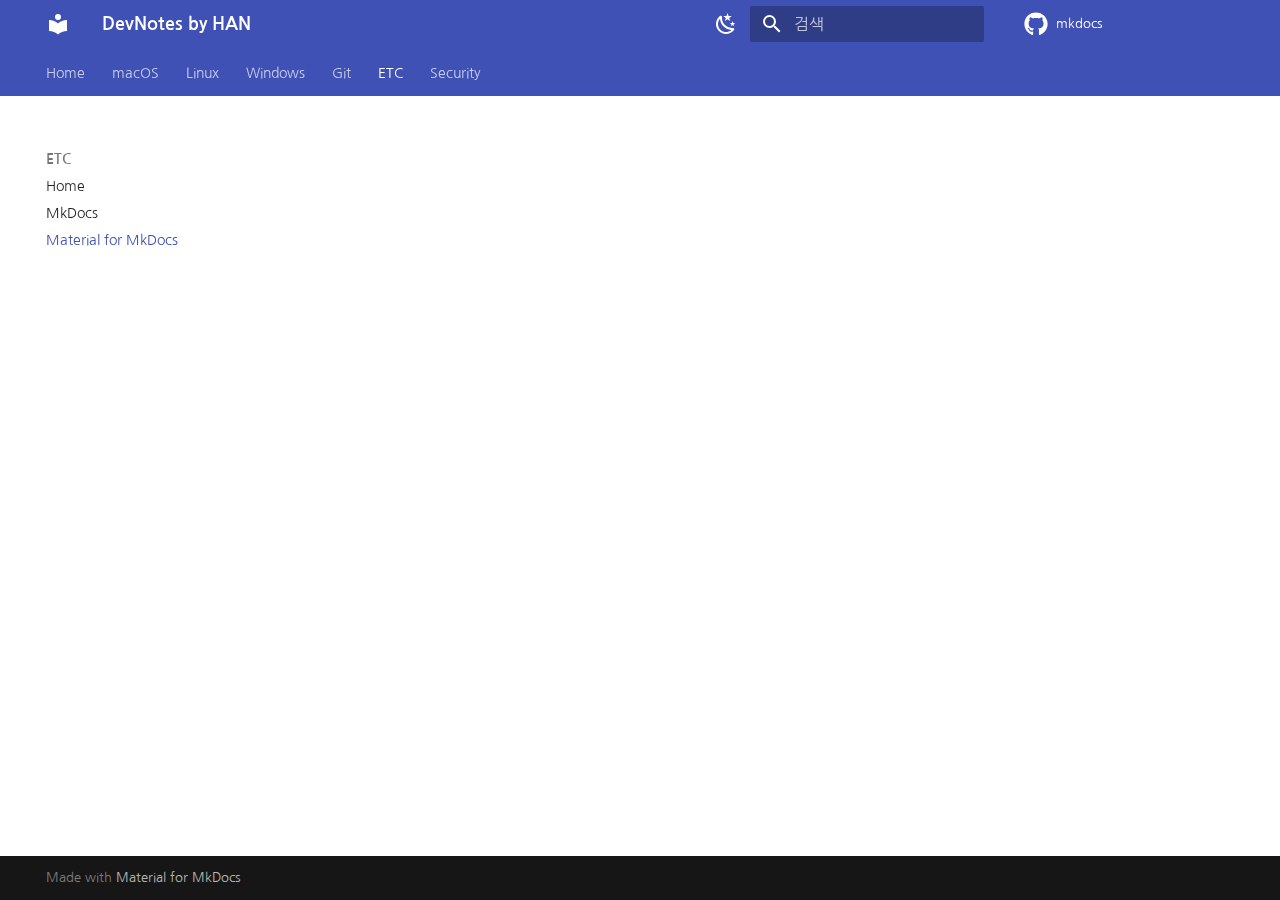
<file: etc/material4mkdocs/index.html>
<!doctype html>
<html lang="ko" class="no-js">
  <head>
    
      <meta charset="utf-8">
      <meta name="viewport" content="width=device-width,initial-scale=1">
      
      
      
        <link rel="canonical" href="https://dohankwon.github.io/etc/material4mkdocs/">
      
      
        <link rel="prev" href="../mkdocs/">
      
      
        <link rel="next" href="../../security/glossary/">
      
      <link rel="icon" href="../../assets/images/favicon.png">
      <meta name="generator" content="mkdocs-1.4.2, mkdocs-material-9.0.6">
    
    
      
        <title>Material for MkDocs - DevNotes by HAN</title>
      
    
    
      <link rel="stylesheet" href="../../assets/stylesheets/main.558e4712.min.css">
      
        
        <link rel="stylesheet" href="../../assets/stylesheets/palette.2505c338.min.css">
      
      

    
    
    
      
        
        
        <link rel="preconnect" href="https://fonts.gstatic.com" crossorigin>
        <link rel="stylesheet" href="https://fonts.googleapis.com/css?family=Nanum+Gothic:300,300i,400,400i,700,700i%7CD2Coding:400,400i,700,700i&display=fallback">
        <style>:root{--md-text-font:"Nanum Gothic";--md-code-font:"D2Coding"}</style>
      
    
    
      <link rel="stylesheet" href="../../css/custom.css">
    
    <script>__md_scope=new URL("../..",location),__md_hash=e=>[...e].reduce((e,_)=>(e<<5)-e+_.charCodeAt(0),0),__md_get=(e,_=localStorage,t=__md_scope)=>JSON.parse(_.getItem(t.pathname+"."+e)),__md_set=(e,_,t=localStorage,a=__md_scope)=>{try{t.setItem(a.pathname+"."+e,JSON.stringify(_))}catch(e){}}</script>
    
      

    
    
    
  </head>
  
  
    
    
      
    
    
    
    
    <body dir="ltr" data-md-color-scheme="default" data-md-color-primary="" data-md-color-accent="">
  
    
    
      <script>var palette=__md_get("__palette");if(palette&&"object"==typeof palette.color)for(var key of Object.keys(palette.color))document.body.setAttribute("data-md-color-"+key,palette.color[key])</script>
    
    <input class="md-toggle" data-md-toggle="drawer" type="checkbox" id="__drawer" autocomplete="off">
    <input class="md-toggle" data-md-toggle="search" type="checkbox" id="__search" autocomplete="off">
    <label class="md-overlay" for="__drawer"></label>
    <div data-md-component="skip">
      
    </div>
    <div data-md-component="announce">
      
    </div>
    
    
      

<header class="md-header" data-md-component="header">
  <nav class="md-header__inner md-grid" aria-label="Header">
    <a href="../.." title="DevNotes by HAN" class="md-header__button md-logo" aria-label="DevNotes by HAN" data-md-component="logo">
      
  
  <svg xmlns="http://www.w3.org/2000/svg" viewBox="0 0 24 24"><path d="M12 8a3 3 0 0 0 3-3 3 3 0 0 0-3-3 3 3 0 0 0-3 3 3 3 0 0 0 3 3m0 3.54C9.64 9.35 6.5 8 3 8v11c3.5 0 6.64 1.35 9 3.54 2.36-2.19 5.5-3.54 9-3.54V8c-3.5 0-6.64 1.35-9 3.54Z"/></svg>

    </a>
    <label class="md-header__button md-icon" for="__drawer">
      <svg xmlns="http://www.w3.org/2000/svg" viewBox="0 0 24 24"><path d="M3 6h18v2H3V6m0 5h18v2H3v-2m0 5h18v2H3v-2Z"/></svg>
    </label>
    <div class="md-header__title" data-md-component="header-title">
      <div class="md-header__ellipsis">
        <div class="md-header__topic">
          <span class="md-ellipsis">
            DevNotes by HAN
          </span>
        </div>
        <div class="md-header__topic" data-md-component="header-topic">
          <span class="md-ellipsis">
            
              Material for MkDocs
            
          </span>
        </div>
      </div>
    </div>
    
      <form class="md-header__option" data-md-component="palette">
        
          
          <input class="md-option" data-md-color-media="" data-md-color-scheme="default" data-md-color-primary="" data-md-color-accent=""  aria-label="Switch to dark mode"  type="radio" name="__palette" id="__palette_1">
          
            <label class="md-header__button md-icon" title="Switch to dark mode" for="__palette_2" hidden>
              <svg xmlns="http://www.w3.org/2000/svg" viewBox="0 0 24 24"><path d="m17.75 4.09-2.53 1.94.91 3.06-2.63-1.81-2.63 1.81.91-3.06-2.53-1.94L12.44 4l1.06-3 1.06 3 3.19.09m3.5 6.91-1.64 1.25.59 1.98-1.7-1.17-1.7 1.17.59-1.98L15.75 11l2.06-.05L18.5 9l.69 1.95 2.06.05m-2.28 4.95c.83-.08 1.72 1.1 1.19 1.85-.32.45-.66.87-1.08 1.27C15.17 23 8.84 23 4.94 19.07c-3.91-3.9-3.91-10.24 0-14.14.4-.4.82-.76 1.27-1.08.75-.53 1.93.36 1.85 1.19-.27 2.86.69 5.83 2.89 8.02a9.96 9.96 0 0 0 8.02 2.89m-1.64 2.02a12.08 12.08 0 0 1-7.8-3.47c-2.17-2.19-3.33-5-3.49-7.82-2.81 3.14-2.7 7.96.31 10.98 3.02 3.01 7.84 3.12 10.98.31Z"/></svg>
            </label>
          
        
          
          <input class="md-option" data-md-color-media="" data-md-color-scheme="slate" data-md-color-primary="" data-md-color-accent=""  aria-label="Switch to light mode"  type="radio" name="__palette" id="__palette_2">
          
            <label class="md-header__button md-icon" title="Switch to light mode" for="__palette_1" hidden>
              <svg xmlns="http://www.w3.org/2000/svg" viewBox="0 0 24 24"><path d="M12 7a5 5 0 0 1 5 5 5 5 0 0 1-5 5 5 5 0 0 1-5-5 5 5 0 0 1 5-5m0 2a3 3 0 0 0-3 3 3 3 0 0 0 3 3 3 3 0 0 0 3-3 3 3 0 0 0-3-3m0-7 2.39 3.42C13.65 5.15 12.84 5 12 5c-.84 0-1.65.15-2.39.42L12 2M3.34 7l4.16-.35A7.2 7.2 0 0 0 5.94 8.5c-.44.74-.69 1.5-.83 2.29L3.34 7m.02 10 1.76-3.77a7.131 7.131 0 0 0 2.38 4.14L3.36 17M20.65 7l-1.77 3.79a7.023 7.023 0 0 0-2.38-4.15l4.15.36m-.01 10-4.14.36c.59-.51 1.12-1.14 1.54-1.86.42-.73.69-1.5.83-2.29L20.64 17M12 22l-2.41-3.44c.74.27 1.55.44 2.41.44.82 0 1.63-.17 2.37-.44L12 22Z"/></svg>
            </label>
          
        
      </form>
    
    
    
      <label class="md-header__button md-icon" for="__search">
        <svg xmlns="http://www.w3.org/2000/svg" viewBox="0 0 24 24"><path d="M9.5 3A6.5 6.5 0 0 1 16 9.5c0 1.61-.59 3.09-1.56 4.23l.27.27h.79l5 5-1.5 1.5-5-5v-.79l-.27-.27A6.516 6.516 0 0 1 9.5 16 6.5 6.5 0 0 1 3 9.5 6.5 6.5 0 0 1 9.5 3m0 2C7 5 5 7 5 9.5S7 14 9.5 14 14 12 14 9.5 12 5 9.5 5Z"/></svg>
      </label>
      <div class="md-search" data-md-component="search" role="dialog">
  <label class="md-search__overlay" for="__search"></label>
  <div class="md-search__inner" role="search">
    <form class="md-search__form" name="search">
      <input type="text" class="md-search__input" name="query" aria-label="검색" placeholder="검색" autocapitalize="off" autocorrect="off" autocomplete="off" spellcheck="false" data-md-component="search-query" required>
      <label class="md-search__icon md-icon" for="__search">
        <svg xmlns="http://www.w3.org/2000/svg" viewBox="0 0 24 24"><path d="M9.5 3A6.5 6.5 0 0 1 16 9.5c0 1.61-.59 3.09-1.56 4.23l.27.27h.79l5 5-1.5 1.5-5-5v-.79l-.27-.27A6.516 6.516 0 0 1 9.5 16 6.5 6.5 0 0 1 3 9.5 6.5 6.5 0 0 1 9.5 3m0 2C7 5 5 7 5 9.5S7 14 9.5 14 14 12 14 9.5 12 5 9.5 5Z"/></svg>
        <svg xmlns="http://www.w3.org/2000/svg" viewBox="0 0 24 24"><path d="M20 11v2H8l5.5 5.5-1.42 1.42L4.16 12l7.92-7.92L13.5 5.5 8 11h12Z"/></svg>
      </label>
      <nav class="md-search__options" aria-label="검색">
        
        <button type="reset" class="md-search__icon md-icon" title="지우기" aria-label="지우기" tabindex="-1">
          <svg xmlns="http://www.w3.org/2000/svg" viewBox="0 0 24 24"><path d="M19 6.41 17.59 5 12 10.59 6.41 5 5 6.41 10.59 12 5 17.59 6.41 19 12 13.41 17.59 19 19 17.59 13.41 12 19 6.41Z"/></svg>
        </button>
      </nav>
      
        <div class="md-search__suggest" data-md-component="search-suggest"></div>
      
    </form>
    <div class="md-search__output">
      <div class="md-search__scrollwrap" data-md-scrollfix>
        <div class="md-search-result" data-md-component="search-result">
          <div class="md-search-result__meta">
            검색 초기화
          </div>
          <ol class="md-search-result__list" role="presentation"></ol>
        </div>
      </div>
    </div>
  </div>
</div>
    
    
      <div class="md-header__source">
        <a href="https://github.com/dohankwon/mkdocs" title="저장소로 이동" class="md-source" data-md-component="source">
  <div class="md-source__icon md-icon">
    
    <svg xmlns="http://www.w3.org/2000/svg" viewBox="0 0 496 512"><!--! Font Awesome Free 6.2.1 by @fontawesome - https://fontawesome.com License - https://fontawesome.com/license/free (Icons: CC BY 4.0, Fonts: SIL OFL 1.1, Code: MIT License) Copyright 2022 Fonticons, Inc.--><path d="M165.9 397.4c0 2-2.3 3.6-5.2 3.6-3.3.3-5.6-1.3-5.6-3.6 0-2 2.3-3.6 5.2-3.6 3-.3 5.6 1.3 5.6 3.6zm-31.1-4.5c-.7 2 1.3 4.3 4.3 4.9 2.6 1 5.6 0 6.2-2s-1.3-4.3-4.3-5.2c-2.6-.7-5.5.3-6.2 2.3zm44.2-1.7c-2.9.7-4.9 2.6-4.6 4.9.3 2 2.9 3.3 5.9 2.6 2.9-.7 4.9-2.6 4.6-4.6-.3-1.9-3-3.2-5.9-2.9zM244.8 8C106.1 8 0 113.3 0 252c0 110.9 69.8 205.8 169.5 239.2 12.8 2.3 17.3-5.6 17.3-12.1 0-6.2-.3-40.4-.3-61.4 0 0-70 15-84.7-29.8 0 0-11.4-29.1-27.8-36.6 0 0-22.9-15.7 1.6-15.4 0 0 24.9 2 38.6 25.8 21.9 38.6 58.6 27.5 72.9 20.9 2.3-16 8.8-27.1 16-33.7-55.9-6.2-112.3-14.3-112.3-110.5 0-27.5 7.6-41.3 23.6-58.9-2.6-6.5-11.1-33.3 2.6-67.9 20.9-6.5 69 27 69 27 20-5.6 41.5-8.5 62.8-8.5s42.8 2.9 62.8 8.5c0 0 48.1-33.6 69-27 13.7 34.7 5.2 61.4 2.6 67.9 16 17.7 25.8 31.5 25.8 58.9 0 96.5-58.9 104.2-114.8 110.5 9.2 7.9 17 22.9 17 46.4 0 33.7-.3 75.4-.3 83.6 0 6.5 4.6 14.4 17.3 12.1C428.2 457.8 496 362.9 496 252 496 113.3 383.5 8 244.8 8zM97.2 352.9c-1.3 1-1 3.3.7 5.2 1.6 1.6 3.9 2.3 5.2 1 1.3-1 1-3.3-.7-5.2-1.6-1.6-3.9-2.3-5.2-1zm-10.8-8.1c-.7 1.3.3 2.9 2.3 3.9 1.6 1 3.6.7 4.3-.7.7-1.3-.3-2.9-2.3-3.9-2-.6-3.6-.3-4.3.7zm32.4 35.6c-1.6 1.3-1 4.3 1.3 6.2 2.3 2.3 5.2 2.6 6.5 1 1.3-1.3.7-4.3-1.3-6.2-2.2-2.3-5.2-2.6-6.5-1zm-11.4-14.7c-1.6 1-1.6 3.6 0 5.9 1.6 2.3 4.3 3.3 5.6 2.3 1.6-1.3 1.6-3.9 0-6.2-1.4-2.3-4-3.3-5.6-2z"/></svg>
  </div>
  <div class="md-source__repository">
    mkdocs
  </div>
</a>
      </div>
    
  </nav>
  
</header>
    
    <div class="md-container" data-md-component="container">
      
      
        
          
            
<nav class="md-tabs" aria-label="Tabs" data-md-component="tabs">
  <div class="md-tabs__inner md-grid">
    <ul class="md-tabs__list">
      
        
  
  


  <li class="md-tabs__item">
    <a href="../.." class="md-tabs__link">
      Home
    </a>
  </li>

      
        
  
  


  
  
  
    <li class="md-tabs__item">
      <a href="../../macos/" class="md-tabs__link">
        macOS
      </a>
    </li>
  

      
        
  
  


  
  
  
    <li class="md-tabs__item">
      <a href="../../linux/" class="md-tabs__link">
        Linux
      </a>
    </li>
  

      
        
  
  


  
  
  
    <li class="md-tabs__item">
      <a href="../../windows/" class="md-tabs__link">
        Windows
      </a>
    </li>
  

      
        
  
  


  
  
  
    <li class="md-tabs__item">
      <a href="../../git/" class="md-tabs__link">
        Git
      </a>
    </li>
  

      
        
  
  
    
  


  
  
  
    <li class="md-tabs__item">
      <a href="../" class="md-tabs__link md-tabs__link--active">
        ETC
      </a>
    </li>
  

      
        
  
  


  
  
  
    <li class="md-tabs__item">
      <a href="../../security/glossary/" class="md-tabs__link">
        Security
      </a>
    </li>
  

      
    </ul>
  </div>
</nav>
          
        
      
      <main class="md-main" data-md-component="main">
        <div class="md-main__inner md-grid">
          
            
              
              <div class="md-sidebar md-sidebar--primary" data-md-component="sidebar" data-md-type="navigation" >
                <div class="md-sidebar__scrollwrap">
                  <div class="md-sidebar__inner">
                    

  


<nav class="md-nav md-nav--primary md-nav--lifted" aria-label="Navigation" data-md-level="0">
  <label class="md-nav__title" for="__drawer">
    <a href="../.." title="DevNotes by HAN" class="md-nav__button md-logo" aria-label="DevNotes by HAN" data-md-component="logo">
      
  
  <svg xmlns="http://www.w3.org/2000/svg" viewBox="0 0 24 24"><path d="M12 8a3 3 0 0 0 3-3 3 3 0 0 0-3-3 3 3 0 0 0-3 3 3 3 0 0 0 3 3m0 3.54C9.64 9.35 6.5 8 3 8v11c3.5 0 6.64 1.35 9 3.54 2.36-2.19 5.5-3.54 9-3.54V8c-3.5 0-6.64 1.35-9 3.54Z"/></svg>

    </a>
    DevNotes by HAN
  </label>
  
    <div class="md-nav__source">
      <a href="https://github.com/dohankwon/mkdocs" title="저장소로 이동" class="md-source" data-md-component="source">
  <div class="md-source__icon md-icon">
    
    <svg xmlns="http://www.w3.org/2000/svg" viewBox="0 0 496 512"><!--! Font Awesome Free 6.2.1 by @fontawesome - https://fontawesome.com License - https://fontawesome.com/license/free (Icons: CC BY 4.0, Fonts: SIL OFL 1.1, Code: MIT License) Copyright 2022 Fonticons, Inc.--><path d="M165.9 397.4c0 2-2.3 3.6-5.2 3.6-3.3.3-5.6-1.3-5.6-3.6 0-2 2.3-3.6 5.2-3.6 3-.3 5.6 1.3 5.6 3.6zm-31.1-4.5c-.7 2 1.3 4.3 4.3 4.9 2.6 1 5.6 0 6.2-2s-1.3-4.3-4.3-5.2c-2.6-.7-5.5.3-6.2 2.3zm44.2-1.7c-2.9.7-4.9 2.6-4.6 4.9.3 2 2.9 3.3 5.9 2.6 2.9-.7 4.9-2.6 4.6-4.6-.3-1.9-3-3.2-5.9-2.9zM244.8 8C106.1 8 0 113.3 0 252c0 110.9 69.8 205.8 169.5 239.2 12.8 2.3 17.3-5.6 17.3-12.1 0-6.2-.3-40.4-.3-61.4 0 0-70 15-84.7-29.8 0 0-11.4-29.1-27.8-36.6 0 0-22.9-15.7 1.6-15.4 0 0 24.9 2 38.6 25.8 21.9 38.6 58.6 27.5 72.9 20.9 2.3-16 8.8-27.1 16-33.7-55.9-6.2-112.3-14.3-112.3-110.5 0-27.5 7.6-41.3 23.6-58.9-2.6-6.5-11.1-33.3 2.6-67.9 20.9-6.5 69 27 69 27 20-5.6 41.5-8.5 62.8-8.5s42.8 2.9 62.8 8.5c0 0 48.1-33.6 69-27 13.7 34.7 5.2 61.4 2.6 67.9 16 17.7 25.8 31.5 25.8 58.9 0 96.5-58.9 104.2-114.8 110.5 9.2 7.9 17 22.9 17 46.4 0 33.7-.3 75.4-.3 83.6 0 6.5 4.6 14.4 17.3 12.1C428.2 457.8 496 362.9 496 252 496 113.3 383.5 8 244.8 8zM97.2 352.9c-1.3 1-1 3.3.7 5.2 1.6 1.6 3.9 2.3 5.2 1 1.3-1 1-3.3-.7-5.2-1.6-1.6-3.9-2.3-5.2-1zm-10.8-8.1c-.7 1.3.3 2.9 2.3 3.9 1.6 1 3.6.7 4.3-.7.7-1.3-.3-2.9-2.3-3.9-2-.6-3.6-.3-4.3.7zm32.4 35.6c-1.6 1.3-1 4.3 1.3 6.2 2.3 2.3 5.2 2.6 6.5 1 1.3-1.3.7-4.3-1.3-6.2-2.2-2.3-5.2-2.6-6.5-1zm-11.4-14.7c-1.6 1-1.6 3.6 0 5.9 1.6 2.3 4.3 3.3 5.6 2.3 1.6-1.3 1.6-3.9 0-6.2-1.4-2.3-4-3.3-5.6-2z"/></svg>
  </div>
  <div class="md-source__repository">
    mkdocs
  </div>
</a>
    </div>
  
  <ul class="md-nav__list" data-md-scrollfix>
    
      
      
      

  
  
  
    <li class="md-nav__item">
      <a href="../.." class="md-nav__link">
        Home
      </a>
    </li>
  

    
      
      
      

  
  
  
    
    <li class="md-nav__item md-nav__item--nested">
      
      
      
      
        
      
      <input class="md-nav__toggle md-toggle md-toggle--indeterminate" data-md-toggle="__nav_2" type="checkbox" id="__nav_2" >
      
      
      
        <label class="md-nav__link" for="__nav_2" tabindex="0" aria-expanded="false">
          macOS
          <span class="md-nav__icon md-icon"></span>
        </label>
      
      <nav class="md-nav" aria-label="macOS" data-md-level="1">
        <label class="md-nav__title" for="__nav_2">
          <span class="md-nav__icon md-icon"></span>
          macOS
        </label>
        <ul class="md-nav__list" data-md-scrollfix>
          
            
              
  
  
  
    <li class="md-nav__item">
      <a href="../../macos/" class="md-nav__link">
        Home
      </a>
    </li>
  

            
          
            
              
  
  
  
    
    <li class="md-nav__item md-nav__item--nested">
      
      
      
      
        
      
      <input class="md-nav__toggle md-toggle md-toggle--indeterminate" data-md-toggle="__nav_2_2" type="checkbox" id="__nav_2_2" >
      
      
      
        <label class="md-nav__link" for="__nav_2_2" tabindex="0" aria-expanded="false">
          Apps
          <span class="md-nav__icon md-icon"></span>
        </label>
      
      <nav class="md-nav" aria-label="Apps" data-md-level="2">
        <label class="md-nav__title" for="__nav_2_2">
          <span class="md-nav__icon md-icon"></span>
          Apps
        </label>
        <ul class="md-nav__list" data-md-scrollfix>
          
            
              
  
  
  
    <li class="md-nav__item">
      <a href="../../macos/vscode/" class="md-nav__link">
        Visual Studio Code
      </a>
    </li>
  

            
          
        </ul>
      </nav>
    </li>
  

            
          
        </ul>
      </nav>
    </li>
  

    
      
      
      

  
  
  
    
    <li class="md-nav__item md-nav__item--nested">
      
      
      
      
        
      
      <input class="md-nav__toggle md-toggle md-toggle--indeterminate" data-md-toggle="__nav_3" type="checkbox" id="__nav_3" >
      
      
      
        <label class="md-nav__link" for="__nav_3" tabindex="0" aria-expanded="false">
          Linux
          <span class="md-nav__icon md-icon"></span>
        </label>
      
      <nav class="md-nav" aria-label="Linux" data-md-level="1">
        <label class="md-nav__title" for="__nav_3">
          <span class="md-nav__icon md-icon"></span>
          Linux
        </label>
        <ul class="md-nav__list" data-md-scrollfix>
          
            
              
  
  
  
    <li class="md-nav__item">
      <a href="../../linux/" class="md-nav__link">
        Home
      </a>
    </li>
  

            
          
        </ul>
      </nav>
    </li>
  

    
      
      
      

  
  
  
    
    <li class="md-nav__item md-nav__item--nested">
      
      
      
      
        
      
      <input class="md-nav__toggle md-toggle md-toggle--indeterminate" data-md-toggle="__nav_4" type="checkbox" id="__nav_4" >
      
      
      
        <label class="md-nav__link" for="__nav_4" tabindex="0" aria-expanded="false">
          Windows
          <span class="md-nav__icon md-icon"></span>
        </label>
      
      <nav class="md-nav" aria-label="Windows" data-md-level="1">
        <label class="md-nav__title" for="__nav_4">
          <span class="md-nav__icon md-icon"></span>
          Windows
        </label>
        <ul class="md-nav__list" data-md-scrollfix>
          
            
              
  
  
  
    <li class="md-nav__item">
      <a href="../../windows/" class="md-nav__link">
        Home
      </a>
    </li>
  

            
          
            
              
  
  
  
    <li class="md-nav__item">
      <a href="../../windows/tips/" class="md-nav__link">
        Tips
      </a>
    </li>
  

            
          
        </ul>
      </nav>
    </li>
  

    
      
      
      

  
  
  
    
    <li class="md-nav__item md-nav__item--nested">
      
      
      
      
        
      
      <input class="md-nav__toggle md-toggle md-toggle--indeterminate" data-md-toggle="__nav_5" type="checkbox" id="__nav_5" >
      
      
      
        <label class="md-nav__link" for="__nav_5" tabindex="0" aria-expanded="false">
          Git
          <span class="md-nav__icon md-icon"></span>
        </label>
      
      <nav class="md-nav" aria-label="Git" data-md-level="1">
        <label class="md-nav__title" for="__nav_5">
          <span class="md-nav__icon md-icon"></span>
          Git
        </label>
        <ul class="md-nav__list" data-md-scrollfix>
          
            
              
  
  
  
    <li class="md-nav__item">
      <a href="../../git/" class="md-nav__link">
        Home
      </a>
    </li>
  

            
          
            
              
  
  
  
    
    <li class="md-nav__item md-nav__item--nested">
      
      
      
      
        
      
      <input class="md-nav__toggle md-toggle md-toggle--indeterminate" data-md-toggle="__nav_5_2" type="checkbox" id="__nav_5_2" >
      
      
      
        <label class="md-nav__link" for="__nav_5_2" tabindex="0" aria-expanded="false">
          GitHub
          <span class="md-nav__icon md-icon"></span>
        </label>
      
      <nav class="md-nav" aria-label="GitHub" data-md-level="2">
        <label class="md-nav__title" for="__nav_5_2">
          <span class="md-nav__icon md-icon"></span>
          GitHub
        </label>
        <ul class="md-nav__list" data-md-scrollfix>
          
            
              
  
  
  
    <li class="md-nav__item">
      <a href="../../git/github/" class="md-nav__link">
        About
      </a>
    </li>
  

            
          
            
              
  
  
  
    <li class="md-nav__item">
      <a href="../../git/github/actions/" class="md-nav__link">
        Actions
      </a>
    </li>
  

            
          
        </ul>
      </nav>
    </li>
  

            
          
        </ul>
      </nav>
    </li>
  

    
      
      
      

  
  
    
  
  
    
    <li class="md-nav__item md-nav__item--active md-nav__item--nested">
      
      
      
      
      <input class="md-nav__toggle md-toggle " data-md-toggle="__nav_6" type="checkbox" id="__nav_6" checked>
      
      
      
        <label class="md-nav__link" for="__nav_6" tabindex="0" aria-expanded="true">
          ETC
          <span class="md-nav__icon md-icon"></span>
        </label>
      
      <nav class="md-nav" aria-label="ETC" data-md-level="1">
        <label class="md-nav__title" for="__nav_6">
          <span class="md-nav__icon md-icon"></span>
          ETC
        </label>
        <ul class="md-nav__list" data-md-scrollfix>
          
            
              
  
  
  
    <li class="md-nav__item">
      <a href="../" class="md-nav__link">
        Home
      </a>
    </li>
  

            
          
            
              
  
  
  
    <li class="md-nav__item">
      <a href="../mkdocs/" class="md-nav__link">
        MkDocs
      </a>
    </li>
  

            
          
            
              
  
  
    
  
  
    <li class="md-nav__item md-nav__item--active">
      
      <input class="md-nav__toggle md-toggle" data-md-toggle="toc" type="checkbox" id="__toc">
      
      
      
      <a href="./" class="md-nav__link md-nav__link--active">
        Material for MkDocs
      </a>
      
    </li>
  

            
          
        </ul>
      </nav>
    </li>
  

    
      
      
      

  
  
  
    
    <li class="md-nav__item md-nav__item--nested">
      
      
      
      
        
      
      <input class="md-nav__toggle md-toggle md-toggle--indeterminate" data-md-toggle="__nav_7" type="checkbox" id="__nav_7" >
      
      
      
        <label class="md-nav__link" for="__nav_7" tabindex="0" aria-expanded="false">
          Security
          <span class="md-nav__icon md-icon"></span>
        </label>
      
      <nav class="md-nav" aria-label="Security" data-md-level="1">
        <label class="md-nav__title" for="__nav_7">
          <span class="md-nav__icon md-icon"></span>
          Security
        </label>
        <ul class="md-nav__list" data-md-scrollfix>
          
            
              
  
  
  
    <li class="md-nav__item">
      <a href="../../security/glossary/" class="md-nav__link">
        Glossary
      </a>
    </li>
  

            
          
        </ul>
      </nav>
    </li>
  

    
  </ul>
</nav>
                  </div>
                </div>
              </div>
            
            
              
              <div class="md-sidebar md-sidebar--secondary" data-md-component="sidebar" data-md-type="toc" >
                <div class="md-sidebar__scrollwrap">
                  <div class="md-sidebar__inner">
                    

<nav class="md-nav md-nav--secondary" aria-label="목차">
  
  
  
  
</nav>
                  </div>
                </div>
              </div>
            
          
          
            <div class="md-content" data-md-component="content">
              <article class="md-content__inner md-typeset">
                
                  

  
  









                
              </article>
            </div>
          
          
        </div>
        
      </main>
      
        <footer class="md-footer">
  
  <div class="md-footer-meta md-typeset">
    <div class="md-footer-meta__inner md-grid">
      <div class="md-copyright">
  
  
    Made with
    <a href="https://squidfunk.github.io/mkdocs-material/" target="_blank" rel="noopener">
      Material for MkDocs
    </a>
  
</div>
      
    </div>
  </div>
</footer>
      
    </div>
    <div class="md-dialog" data-md-component="dialog">
      <div class="md-dialog__inner md-typeset"></div>
    </div>
    
    <script id="__config" type="application/json">{"base": "../..", "features": ["navigation.tabs", "navigation.instant", "navigation.expand", "search.suggest", "search.highlight"], "search": "../../assets/javascripts/workers/search.e5c33ebb.min.js", "translations": {"clipboard.copied": "\ud074\ub9bd\ubcf4\ub4dc\uc5d0 \ubcf5\uc0ac\ub428", "clipboard.copy": "\ud074\ub9bd\ubcf4\ub4dc\ub85c \ubcf5\uc0ac", "search.result.more.one": "\uc774 \ubb38\uc11c\uc5d0\uc11c 1\uac1c\uc758 \uac80\uc0c9 \uacb0\uacfc \ub354 \ubcf4\uae30", "search.result.more.other": "\uc774 \ubb38\uc11c\uc5d0\uc11c #\uac1c\uc758 \uac80\uc0c9 \uacb0\uacfc \ub354 \ubcf4\uae30", "search.result.none": "\uac80\uc0c9\uc5b4\uc640 \uc77c\uce58\ud558\ub294 \ubb38\uc11c\uac00 \uc5c6\uc2b5\ub2c8\ub2e4", "search.result.one": "1\uac1c\uc758 \uc77c\uce58\ud558\ub294 \ubb38\uc11c", "search.result.other": "#\uac1c\uc758 \uc77c\uce58\ud558\ub294 \ubb38\uc11c", "search.result.placeholder": "\uac80\uc0c9\uc5b4\ub97c \uc785\ub825\ud558\uc138\uc694", "search.result.term.missing": "\ud3ec\ud568\ub418\uc9c0 \uc54a\uc740 \uac80\uc0c9\uc5b4", "select.version": "\ubc84\uc804 \uc120\ud0dd"}}</script>
    
    
      <script src="../../assets/javascripts/bundle.51d95adb.min.js"></script>
      
    
  </body>
</html>
</file>
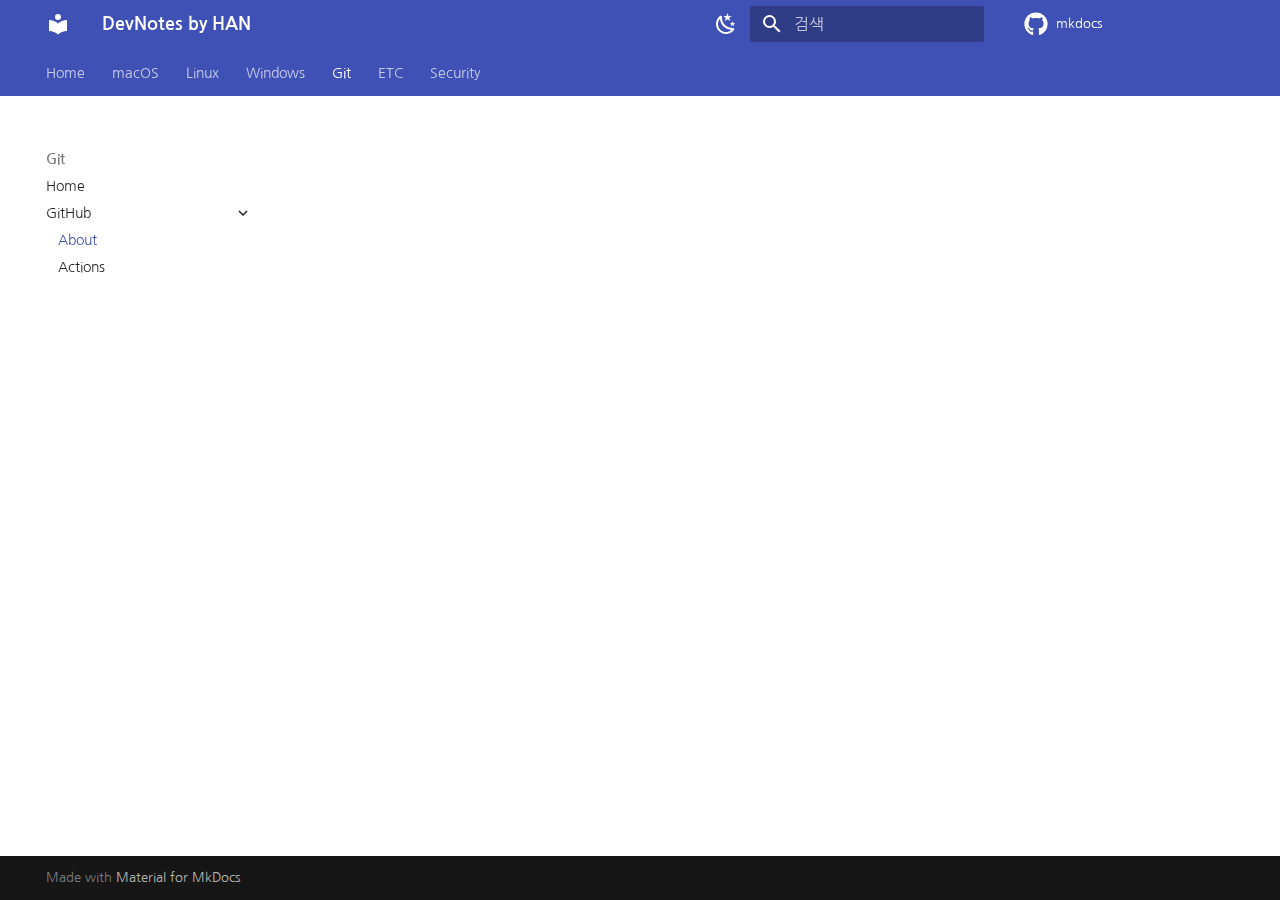
<file: git/github/index.html>
<!doctype html>
<html lang="ko" class="no-js">
  <head>
    
      <meta charset="utf-8">
      <meta name="viewport" content="width=device-width,initial-scale=1">
      
      
      
        <link rel="canonical" href="https://dohankwon.github.io/git/github/">
      
      
        <link rel="prev" href="../">
      
      
        <link rel="next" href="actions/">
      
      <link rel="icon" href="../../assets/images/favicon.png">
      <meta name="generator" content="mkdocs-1.4.2, mkdocs-material-9.0.6">
    
    
      
        <title>About - DevNotes by HAN</title>
      
    
    
      <link rel="stylesheet" href="../../assets/stylesheets/main.558e4712.min.css">
      
        
        <link rel="stylesheet" href="../../assets/stylesheets/palette.2505c338.min.css">
      
      

    
    
    
      
        
        
        <link rel="preconnect" href="https://fonts.gstatic.com" crossorigin>
        <link rel="stylesheet" href="https://fonts.googleapis.com/css?family=Nanum+Gothic:300,300i,400,400i,700,700i%7CD2Coding:400,400i,700,700i&display=fallback">
        <style>:root{--md-text-font:"Nanum Gothic";--md-code-font:"D2Coding"}</style>
      
    
    
      <link rel="stylesheet" href="../../css/custom.css">
    
    <script>__md_scope=new URL("../..",location),__md_hash=e=>[...e].reduce((e,_)=>(e<<5)-e+_.charCodeAt(0),0),__md_get=(e,_=localStorage,t=__md_scope)=>JSON.parse(_.getItem(t.pathname+"."+e)),__md_set=(e,_,t=localStorage,a=__md_scope)=>{try{t.setItem(a.pathname+"."+e,JSON.stringify(_))}catch(e){}}</script>
    
      

    
    
    
  </head>
  
  
    
    
      
    
    
    
    
    <body dir="ltr" data-md-color-scheme="default" data-md-color-primary="" data-md-color-accent="">
  
    
    
      <script>var palette=__md_get("__palette");if(palette&&"object"==typeof palette.color)for(var key of Object.keys(palette.color))document.body.setAttribute("data-md-color-"+key,palette.color[key])</script>
    
    <input class="md-toggle" data-md-toggle="drawer" type="checkbox" id="__drawer" autocomplete="off">
    <input class="md-toggle" data-md-toggle="search" type="checkbox" id="__search" autocomplete="off">
    <label class="md-overlay" for="__drawer"></label>
    <div data-md-component="skip">
      
    </div>
    <div data-md-component="announce">
      
    </div>
    
    
      

<header class="md-header" data-md-component="header">
  <nav class="md-header__inner md-grid" aria-label="Header">
    <a href="../.." title="DevNotes by HAN" class="md-header__button md-logo" aria-label="DevNotes by HAN" data-md-component="logo">
      
  
  <svg xmlns="http://www.w3.org/2000/svg" viewBox="0 0 24 24"><path d="M12 8a3 3 0 0 0 3-3 3 3 0 0 0-3-3 3 3 0 0 0-3 3 3 3 0 0 0 3 3m0 3.54C9.64 9.35 6.5 8 3 8v11c3.5 0 6.64 1.35 9 3.54 2.36-2.19 5.5-3.54 9-3.54V8c-3.5 0-6.64 1.35-9 3.54Z"/></svg>

    </a>
    <label class="md-header__button md-icon" for="__drawer">
      <svg xmlns="http://www.w3.org/2000/svg" viewBox="0 0 24 24"><path d="M3 6h18v2H3V6m0 5h18v2H3v-2m0 5h18v2H3v-2Z"/></svg>
    </label>
    <div class="md-header__title" data-md-component="header-title">
      <div class="md-header__ellipsis">
        <div class="md-header__topic">
          <span class="md-ellipsis">
            DevNotes by HAN
          </span>
        </div>
        <div class="md-header__topic" data-md-component="header-topic">
          <span class="md-ellipsis">
            
              About
            
          </span>
        </div>
      </div>
    </div>
    
      <form class="md-header__option" data-md-component="palette">
        
          
          <input class="md-option" data-md-color-media="" data-md-color-scheme="default" data-md-color-primary="" data-md-color-accent=""  aria-label="Switch to dark mode"  type="radio" name="__palette" id="__palette_1">
          
            <label class="md-header__button md-icon" title="Switch to dark mode" for="__palette_2" hidden>
              <svg xmlns="http://www.w3.org/2000/svg" viewBox="0 0 24 24"><path d="m17.75 4.09-2.53 1.94.91 3.06-2.63-1.81-2.63 1.81.91-3.06-2.53-1.94L12.44 4l1.06-3 1.06 3 3.19.09m3.5 6.91-1.64 1.25.59 1.98-1.7-1.17-1.7 1.17.59-1.98L15.75 11l2.06-.05L18.5 9l.69 1.95 2.06.05m-2.28 4.95c.83-.08 1.72 1.1 1.19 1.85-.32.45-.66.87-1.08 1.27C15.17 23 8.84 23 4.94 19.07c-3.91-3.9-3.91-10.24 0-14.14.4-.4.82-.76 1.27-1.08.75-.53 1.93.36 1.85 1.19-.27 2.86.69 5.83 2.89 8.02a9.96 9.96 0 0 0 8.02 2.89m-1.64 2.02a12.08 12.08 0 0 1-7.8-3.47c-2.17-2.19-3.33-5-3.49-7.82-2.81 3.14-2.7 7.96.31 10.98 3.02 3.01 7.84 3.12 10.98.31Z"/></svg>
            </label>
          
        
          
          <input class="md-option" data-md-color-media="" data-md-color-scheme="slate" data-md-color-primary="" data-md-color-accent=""  aria-label="Switch to light mode"  type="radio" name="__palette" id="__palette_2">
          
            <label class="md-header__button md-icon" title="Switch to light mode" for="__palette_1" hidden>
              <svg xmlns="http://www.w3.org/2000/svg" viewBox="0 0 24 24"><path d="M12 7a5 5 0 0 1 5 5 5 5 0 0 1-5 5 5 5 0 0 1-5-5 5 5 0 0 1 5-5m0 2a3 3 0 0 0-3 3 3 3 0 0 0 3 3 3 3 0 0 0 3-3 3 3 0 0 0-3-3m0-7 2.39 3.42C13.65 5.15 12.84 5 12 5c-.84 0-1.65.15-2.39.42L12 2M3.34 7l4.16-.35A7.2 7.2 0 0 0 5.94 8.5c-.44.74-.69 1.5-.83 2.29L3.34 7m.02 10 1.76-3.77a7.131 7.131 0 0 0 2.38 4.14L3.36 17M20.65 7l-1.77 3.79a7.023 7.023 0 0 0-2.38-4.15l4.15.36m-.01 10-4.14.36c.59-.51 1.12-1.14 1.54-1.86.42-.73.69-1.5.83-2.29L20.64 17M12 22l-2.41-3.44c.74.27 1.55.44 2.41.44.82 0 1.63-.17 2.37-.44L12 22Z"/></svg>
            </label>
          
        
      </form>
    
    
    
      <label class="md-header__button md-icon" for="__search">
        <svg xmlns="http://www.w3.org/2000/svg" viewBox="0 0 24 24"><path d="M9.5 3A6.5 6.5 0 0 1 16 9.5c0 1.61-.59 3.09-1.56 4.23l.27.27h.79l5 5-1.5 1.5-5-5v-.79l-.27-.27A6.516 6.516 0 0 1 9.5 16 6.5 6.5 0 0 1 3 9.5 6.5 6.5 0 0 1 9.5 3m0 2C7 5 5 7 5 9.5S7 14 9.5 14 14 12 14 9.5 12 5 9.5 5Z"/></svg>
      </label>
      <div class="md-search" data-md-component="search" role="dialog">
  <label class="md-search__overlay" for="__search"></label>
  <div class="md-search__inner" role="search">
    <form class="md-search__form" name="search">
      <input type="text" class="md-search__input" name="query" aria-label="검색" placeholder="검색" autocapitalize="off" autocorrect="off" autocomplete="off" spellcheck="false" data-md-component="search-query" required>
      <label class="md-search__icon md-icon" for="__search">
        <svg xmlns="http://www.w3.org/2000/svg" viewBox="0 0 24 24"><path d="M9.5 3A6.5 6.5 0 0 1 16 9.5c0 1.61-.59 3.09-1.56 4.23l.27.27h.79l5 5-1.5 1.5-5-5v-.79l-.27-.27A6.516 6.516 0 0 1 9.5 16 6.5 6.5 0 0 1 3 9.5 6.5 6.5 0 0 1 9.5 3m0 2C7 5 5 7 5 9.5S7 14 9.5 14 14 12 14 9.5 12 5 9.5 5Z"/></svg>
        <svg xmlns="http://www.w3.org/2000/svg" viewBox="0 0 24 24"><path d="M20 11v2H8l5.5 5.5-1.42 1.42L4.16 12l7.92-7.92L13.5 5.5 8 11h12Z"/></svg>
      </label>
      <nav class="md-search__options" aria-label="검색">
        
        <button type="reset" class="md-search__icon md-icon" title="지우기" aria-label="지우기" tabindex="-1">
          <svg xmlns="http://www.w3.org/2000/svg" viewBox="0 0 24 24"><path d="M19 6.41 17.59 5 12 10.59 6.41 5 5 6.41 10.59 12 5 17.59 6.41 19 12 13.41 17.59 19 19 17.59 13.41 12 19 6.41Z"/></svg>
        </button>
      </nav>
      
        <div class="md-search__suggest" data-md-component="search-suggest"></div>
      
    </form>
    <div class="md-search__output">
      <div class="md-search__scrollwrap" data-md-scrollfix>
        <div class="md-search-result" data-md-component="search-result">
          <div class="md-search-result__meta">
            검색 초기화
          </div>
          <ol class="md-search-result__list" role="presentation"></ol>
        </div>
      </div>
    </div>
  </div>
</div>
    
    
      <div class="md-header__source">
        <a href="https://github.com/dohankwon/mkdocs" title="저장소로 이동" class="md-source" data-md-component="source">
  <div class="md-source__icon md-icon">
    
    <svg xmlns="http://www.w3.org/2000/svg" viewBox="0 0 496 512"><!--! Font Awesome Free 6.2.1 by @fontawesome - https://fontawesome.com License - https://fontawesome.com/license/free (Icons: CC BY 4.0, Fonts: SIL OFL 1.1, Code: MIT License) Copyright 2022 Fonticons, Inc.--><path d="M165.9 397.4c0 2-2.3 3.6-5.2 3.6-3.3.3-5.6-1.3-5.6-3.6 0-2 2.3-3.6 5.2-3.6 3-.3 5.6 1.3 5.6 3.6zm-31.1-4.5c-.7 2 1.3 4.3 4.3 4.9 2.6 1 5.6 0 6.2-2s-1.3-4.3-4.3-5.2c-2.6-.7-5.5.3-6.2 2.3zm44.2-1.7c-2.9.7-4.9 2.6-4.6 4.9.3 2 2.9 3.3 5.9 2.6 2.9-.7 4.9-2.6 4.6-4.6-.3-1.9-3-3.2-5.9-2.9zM244.8 8C106.1 8 0 113.3 0 252c0 110.9 69.8 205.8 169.5 239.2 12.8 2.3 17.3-5.6 17.3-12.1 0-6.2-.3-40.4-.3-61.4 0 0-70 15-84.7-29.8 0 0-11.4-29.1-27.8-36.6 0 0-22.9-15.7 1.6-15.4 0 0 24.9 2 38.6 25.8 21.9 38.6 58.6 27.5 72.9 20.9 2.3-16 8.8-27.1 16-33.7-55.9-6.2-112.3-14.3-112.3-110.5 0-27.5 7.6-41.3 23.6-58.9-2.6-6.5-11.1-33.3 2.6-67.9 20.9-6.5 69 27 69 27 20-5.6 41.5-8.5 62.8-8.5s42.8 2.9 62.8 8.5c0 0 48.1-33.6 69-27 13.7 34.7 5.2 61.4 2.6 67.9 16 17.7 25.8 31.5 25.8 58.9 0 96.5-58.9 104.2-114.8 110.5 9.2 7.9 17 22.9 17 46.4 0 33.7-.3 75.4-.3 83.6 0 6.5 4.6 14.4 17.3 12.1C428.2 457.8 496 362.9 496 252 496 113.3 383.5 8 244.8 8zM97.2 352.9c-1.3 1-1 3.3.7 5.2 1.6 1.6 3.9 2.3 5.2 1 1.3-1 1-3.3-.7-5.2-1.6-1.6-3.9-2.3-5.2-1zm-10.8-8.1c-.7 1.3.3 2.9 2.3 3.9 1.6 1 3.6.7 4.3-.7.7-1.3-.3-2.9-2.3-3.9-2-.6-3.6-.3-4.3.7zm32.4 35.6c-1.6 1.3-1 4.3 1.3 6.2 2.3 2.3 5.2 2.6 6.5 1 1.3-1.3.7-4.3-1.3-6.2-2.2-2.3-5.2-2.6-6.5-1zm-11.4-14.7c-1.6 1-1.6 3.6 0 5.9 1.6 2.3 4.3 3.3 5.6 2.3 1.6-1.3 1.6-3.9 0-6.2-1.4-2.3-4-3.3-5.6-2z"/></svg>
  </div>
  <div class="md-source__repository">
    mkdocs
  </div>
</a>
      </div>
    
  </nav>
  
</header>
    
    <div class="md-container" data-md-component="container">
      
      
        
          
            
<nav class="md-tabs" aria-label="Tabs" data-md-component="tabs">
  <div class="md-tabs__inner md-grid">
    <ul class="md-tabs__list">
      
        
  
  


  <li class="md-tabs__item">
    <a href="../.." class="md-tabs__link">
      Home
    </a>
  </li>

      
        
  
  


  
  
  
    <li class="md-tabs__item">
      <a href="../../macos/" class="md-tabs__link">
        macOS
      </a>
    </li>
  

      
        
  
  


  
  
  
    <li class="md-tabs__item">
      <a href="../../linux/" class="md-tabs__link">
        Linux
      </a>
    </li>
  

      
        
  
  


  
  
  
    <li class="md-tabs__item">
      <a href="../../windows/" class="md-tabs__link">
        Windows
      </a>
    </li>
  

      
        
  
  
    
  


  
  
  
    <li class="md-tabs__item">
      <a href="../" class="md-tabs__link md-tabs__link--active">
        Git
      </a>
    </li>
  

      
        
  
  


  
  
  
    <li class="md-tabs__item">
      <a href="../../etc/" class="md-tabs__link">
        ETC
      </a>
    </li>
  

      
        
  
  


  
  
  
    <li class="md-tabs__item">
      <a href="../../security/glossary/" class="md-tabs__link">
        Security
      </a>
    </li>
  

      
    </ul>
  </div>
</nav>
          
        
      
      <main class="md-main" data-md-component="main">
        <div class="md-main__inner md-grid">
          
            
              
              <div class="md-sidebar md-sidebar--primary" data-md-component="sidebar" data-md-type="navigation" >
                <div class="md-sidebar__scrollwrap">
                  <div class="md-sidebar__inner">
                    

  


<nav class="md-nav md-nav--primary md-nav--lifted" aria-label="Navigation" data-md-level="0">
  <label class="md-nav__title" for="__drawer">
    <a href="../.." title="DevNotes by HAN" class="md-nav__button md-logo" aria-label="DevNotes by HAN" data-md-component="logo">
      
  
  <svg xmlns="http://www.w3.org/2000/svg" viewBox="0 0 24 24"><path d="M12 8a3 3 0 0 0 3-3 3 3 0 0 0-3-3 3 3 0 0 0-3 3 3 3 0 0 0 3 3m0 3.54C9.64 9.35 6.5 8 3 8v11c3.5 0 6.64 1.35 9 3.54 2.36-2.19 5.5-3.54 9-3.54V8c-3.5 0-6.64 1.35-9 3.54Z"/></svg>

    </a>
    DevNotes by HAN
  </label>
  
    <div class="md-nav__source">
      <a href="https://github.com/dohankwon/mkdocs" title="저장소로 이동" class="md-source" data-md-component="source">
  <div class="md-source__icon md-icon">
    
    <svg xmlns="http://www.w3.org/2000/svg" viewBox="0 0 496 512"><!--! Font Awesome Free 6.2.1 by @fontawesome - https://fontawesome.com License - https://fontawesome.com/license/free (Icons: CC BY 4.0, Fonts: SIL OFL 1.1, Code: MIT License) Copyright 2022 Fonticons, Inc.--><path d="M165.9 397.4c0 2-2.3 3.6-5.2 3.6-3.3.3-5.6-1.3-5.6-3.6 0-2 2.3-3.6 5.2-3.6 3-.3 5.6 1.3 5.6 3.6zm-31.1-4.5c-.7 2 1.3 4.3 4.3 4.9 2.6 1 5.6 0 6.2-2s-1.3-4.3-4.3-5.2c-2.6-.7-5.5.3-6.2 2.3zm44.2-1.7c-2.9.7-4.9 2.6-4.6 4.9.3 2 2.9 3.3 5.9 2.6 2.9-.7 4.9-2.6 4.6-4.6-.3-1.9-3-3.2-5.9-2.9zM244.8 8C106.1 8 0 113.3 0 252c0 110.9 69.8 205.8 169.5 239.2 12.8 2.3 17.3-5.6 17.3-12.1 0-6.2-.3-40.4-.3-61.4 0 0-70 15-84.7-29.8 0 0-11.4-29.1-27.8-36.6 0 0-22.9-15.7 1.6-15.4 0 0 24.9 2 38.6 25.8 21.9 38.6 58.6 27.5 72.9 20.9 2.3-16 8.8-27.1 16-33.7-55.9-6.2-112.3-14.3-112.3-110.5 0-27.5 7.6-41.3 23.6-58.9-2.6-6.5-11.1-33.3 2.6-67.9 20.9-6.5 69 27 69 27 20-5.6 41.5-8.5 62.8-8.5s42.8 2.9 62.8 8.5c0 0 48.1-33.6 69-27 13.7 34.7 5.2 61.4 2.6 67.9 16 17.7 25.8 31.5 25.8 58.9 0 96.5-58.9 104.2-114.8 110.5 9.2 7.9 17 22.9 17 46.4 0 33.7-.3 75.4-.3 83.6 0 6.5 4.6 14.4 17.3 12.1C428.2 457.8 496 362.9 496 252 496 113.3 383.5 8 244.8 8zM97.2 352.9c-1.3 1-1 3.3.7 5.2 1.6 1.6 3.9 2.3 5.2 1 1.3-1 1-3.3-.7-5.2-1.6-1.6-3.9-2.3-5.2-1zm-10.8-8.1c-.7 1.3.3 2.9 2.3 3.9 1.6 1 3.6.7 4.3-.7.7-1.3-.3-2.9-2.3-3.9-2-.6-3.6-.3-4.3.7zm32.4 35.6c-1.6 1.3-1 4.3 1.3 6.2 2.3 2.3 5.2 2.6 6.5 1 1.3-1.3.7-4.3-1.3-6.2-2.2-2.3-5.2-2.6-6.5-1zm-11.4-14.7c-1.6 1-1.6 3.6 0 5.9 1.6 2.3 4.3 3.3 5.6 2.3 1.6-1.3 1.6-3.9 0-6.2-1.4-2.3-4-3.3-5.6-2z"/></svg>
  </div>
  <div class="md-source__repository">
    mkdocs
  </div>
</a>
    </div>
  
  <ul class="md-nav__list" data-md-scrollfix>
    
      
      
      

  
  
  
    <li class="md-nav__item">
      <a href="../.." class="md-nav__link">
        Home
      </a>
    </li>
  

    
      
      
      

  
  
  
    
    <li class="md-nav__item md-nav__item--nested">
      
      
      
      
        
      
      <input class="md-nav__toggle md-toggle md-toggle--indeterminate" data-md-toggle="__nav_2" type="checkbox" id="__nav_2" >
      
      
      
        <label class="md-nav__link" for="__nav_2" tabindex="0" aria-expanded="false">
          macOS
          <span class="md-nav__icon md-icon"></span>
        </label>
      
      <nav class="md-nav" aria-label="macOS" data-md-level="1">
        <label class="md-nav__title" for="__nav_2">
          <span class="md-nav__icon md-icon"></span>
          macOS
        </label>
        <ul class="md-nav__list" data-md-scrollfix>
          
            
              
  
  
  
    <li class="md-nav__item">
      <a href="../../macos/" class="md-nav__link">
        Home
      </a>
    </li>
  

            
          
            
              
  
  
  
    
    <li class="md-nav__item md-nav__item--nested">
      
      
      
      
        
      
      <input class="md-nav__toggle md-toggle md-toggle--indeterminate" data-md-toggle="__nav_2_2" type="checkbox" id="__nav_2_2" >
      
      
      
        <label class="md-nav__link" for="__nav_2_2" tabindex="0" aria-expanded="false">
          Apps
          <span class="md-nav__icon md-icon"></span>
        </label>
      
      <nav class="md-nav" aria-label="Apps" data-md-level="2">
        <label class="md-nav__title" for="__nav_2_2">
          <span class="md-nav__icon md-icon"></span>
          Apps
        </label>
        <ul class="md-nav__list" data-md-scrollfix>
          
            
              
  
  
  
    <li class="md-nav__item">
      <a href="../../macos/vscode/" class="md-nav__link">
        Visual Studio Code
      </a>
    </li>
  

            
          
        </ul>
      </nav>
    </li>
  

            
          
        </ul>
      </nav>
    </li>
  

    
      
      
      

  
  
  
    
    <li class="md-nav__item md-nav__item--nested">
      
      
      
      
        
      
      <input class="md-nav__toggle md-toggle md-toggle--indeterminate" data-md-toggle="__nav_3" type="checkbox" id="__nav_3" >
      
      
      
        <label class="md-nav__link" for="__nav_3" tabindex="0" aria-expanded="false">
          Linux
          <span class="md-nav__icon md-icon"></span>
        </label>
      
      <nav class="md-nav" aria-label="Linux" data-md-level="1">
        <label class="md-nav__title" for="__nav_3">
          <span class="md-nav__icon md-icon"></span>
          Linux
        </label>
        <ul class="md-nav__list" data-md-scrollfix>
          
            
              
  
  
  
    <li class="md-nav__item">
      <a href="../../linux/" class="md-nav__link">
        Home
      </a>
    </li>
  

            
          
        </ul>
      </nav>
    </li>
  

    
      
      
      

  
  
  
    
    <li class="md-nav__item md-nav__item--nested">
      
      
      
      
        
      
      <input class="md-nav__toggle md-toggle md-toggle--indeterminate" data-md-toggle="__nav_4" type="checkbox" id="__nav_4" >
      
      
      
        <label class="md-nav__link" for="__nav_4" tabindex="0" aria-expanded="false">
          Windows
          <span class="md-nav__icon md-icon"></span>
        </label>
      
      <nav class="md-nav" aria-label="Windows" data-md-level="1">
        <label class="md-nav__title" for="__nav_4">
          <span class="md-nav__icon md-icon"></span>
          Windows
        </label>
        <ul class="md-nav__list" data-md-scrollfix>
          
            
              
  
  
  
    <li class="md-nav__item">
      <a href="../../windows/" class="md-nav__link">
        Home
      </a>
    </li>
  

            
          
            
              
  
  
  
    <li class="md-nav__item">
      <a href="../../windows/tips/" class="md-nav__link">
        Tips
      </a>
    </li>
  

            
          
        </ul>
      </nav>
    </li>
  

    
      
      
      

  
  
    
  
  
    
    <li class="md-nav__item md-nav__item--active md-nav__item--nested">
      
      
      
      
      <input class="md-nav__toggle md-toggle " data-md-toggle="__nav_5" type="checkbox" id="__nav_5" checked>
      
      
      
        <label class="md-nav__link" for="__nav_5" tabindex="0" aria-expanded="true">
          Git
          <span class="md-nav__icon md-icon"></span>
        </label>
      
      <nav class="md-nav" aria-label="Git" data-md-level="1">
        <label class="md-nav__title" for="__nav_5">
          <span class="md-nav__icon md-icon"></span>
          Git
        </label>
        <ul class="md-nav__list" data-md-scrollfix>
          
            
              
  
  
  
    <li class="md-nav__item">
      <a href="../" class="md-nav__link">
        Home
      </a>
    </li>
  

            
          
            
              
  
  
    
  
  
    
    <li class="md-nav__item md-nav__item--active md-nav__item--nested">
      
      
      
      
      <input class="md-nav__toggle md-toggle " data-md-toggle="__nav_5_2" type="checkbox" id="__nav_5_2" checked>
      
      
      
        <label class="md-nav__link" for="__nav_5_2" tabindex="0" aria-expanded="true">
          GitHub
          <span class="md-nav__icon md-icon"></span>
        </label>
      
      <nav class="md-nav" aria-label="GitHub" data-md-level="2">
        <label class="md-nav__title" for="__nav_5_2">
          <span class="md-nav__icon md-icon"></span>
          GitHub
        </label>
        <ul class="md-nav__list" data-md-scrollfix>
          
            
              
  
  
    
  
  
    <li class="md-nav__item md-nav__item--active">
      
      <input class="md-nav__toggle md-toggle" data-md-toggle="toc" type="checkbox" id="__toc">
      
      
      
      <a href="./" class="md-nav__link md-nav__link--active">
        About
      </a>
      
    </li>
  

            
          
            
              
  
  
  
    <li class="md-nav__item">
      <a href="actions/" class="md-nav__link">
        Actions
      </a>
    </li>
  

            
          
        </ul>
      </nav>
    </li>
  

            
          
        </ul>
      </nav>
    </li>
  

    
      
      
      

  
  
  
    
    <li class="md-nav__item md-nav__item--nested">
      
      
      
      
        
      
      <input class="md-nav__toggle md-toggle md-toggle--indeterminate" data-md-toggle="__nav_6" type="checkbox" id="__nav_6" >
      
      
      
        <label class="md-nav__link" for="__nav_6" tabindex="0" aria-expanded="false">
          ETC
          <span class="md-nav__icon md-icon"></span>
        </label>
      
      <nav class="md-nav" aria-label="ETC" data-md-level="1">
        <label class="md-nav__title" for="__nav_6">
          <span class="md-nav__icon md-icon"></span>
          ETC
        </label>
        <ul class="md-nav__list" data-md-scrollfix>
          
            
              
  
  
  
    <li class="md-nav__item">
      <a href="../../etc/" class="md-nav__link">
        Home
      </a>
    </li>
  

            
          
            
              
  
  
  
    <li class="md-nav__item">
      <a href="../../etc/mkdocs/" class="md-nav__link">
        MkDocs
      </a>
    </li>
  

            
          
            
              
  
  
  
    <li class="md-nav__item">
      <a href="../../etc/material4mkdocs/" class="md-nav__link">
        Material for MkDocs
      </a>
    </li>
  

            
          
        </ul>
      </nav>
    </li>
  

    
      
      
      

  
  
  
    
    <li class="md-nav__item md-nav__item--nested">
      
      
      
      
        
      
      <input class="md-nav__toggle md-toggle md-toggle--indeterminate" data-md-toggle="__nav_7" type="checkbox" id="__nav_7" >
      
      
      
        <label class="md-nav__link" for="__nav_7" tabindex="0" aria-expanded="false">
          Security
          <span class="md-nav__icon md-icon"></span>
        </label>
      
      <nav class="md-nav" aria-label="Security" data-md-level="1">
        <label class="md-nav__title" for="__nav_7">
          <span class="md-nav__icon md-icon"></span>
          Security
        </label>
        <ul class="md-nav__list" data-md-scrollfix>
          
            
              
  
  
  
    <li class="md-nav__item">
      <a href="../../security/glossary/" class="md-nav__link">
        Glossary
      </a>
    </li>
  

            
          
        </ul>
      </nav>
    </li>
  

    
  </ul>
</nav>
                  </div>
                </div>
              </div>
            
            
              
              <div class="md-sidebar md-sidebar--secondary" data-md-component="sidebar" data-md-type="toc" >
                <div class="md-sidebar__scrollwrap">
                  <div class="md-sidebar__inner">
                    

<nav class="md-nav md-nav--secondary" aria-label="목차">
  
  
  
  
</nav>
                  </div>
                </div>
              </div>
            
          
          
            <div class="md-content" data-md-component="content">
              <article class="md-content__inner md-typeset">
                
                  

  
  









                
              </article>
            </div>
          
          
        </div>
        
      </main>
      
        <footer class="md-footer">
  
  <div class="md-footer-meta md-typeset">
    <div class="md-footer-meta__inner md-grid">
      <div class="md-copyright">
  
  
    Made with
    <a href="https://squidfunk.github.io/mkdocs-material/" target="_blank" rel="noopener">
      Material for MkDocs
    </a>
  
</div>
      
    </div>
  </div>
</footer>
      
    </div>
    <div class="md-dialog" data-md-component="dialog">
      <div class="md-dialog__inner md-typeset"></div>
    </div>
    
    <script id="__config" type="application/json">{"base": "../..", "features": ["navigation.tabs", "navigation.instant", "navigation.expand", "search.suggest", "search.highlight"], "search": "../../assets/javascripts/workers/search.e5c33ebb.min.js", "translations": {"clipboard.copied": "\ud074\ub9bd\ubcf4\ub4dc\uc5d0 \ubcf5\uc0ac\ub428", "clipboard.copy": "\ud074\ub9bd\ubcf4\ub4dc\ub85c \ubcf5\uc0ac", "search.result.more.one": "\uc774 \ubb38\uc11c\uc5d0\uc11c 1\uac1c\uc758 \uac80\uc0c9 \uacb0\uacfc \ub354 \ubcf4\uae30", "search.result.more.other": "\uc774 \ubb38\uc11c\uc5d0\uc11c #\uac1c\uc758 \uac80\uc0c9 \uacb0\uacfc \ub354 \ubcf4\uae30", "search.result.none": "\uac80\uc0c9\uc5b4\uc640 \uc77c\uce58\ud558\ub294 \ubb38\uc11c\uac00 \uc5c6\uc2b5\ub2c8\ub2e4", "search.result.one": "1\uac1c\uc758 \uc77c\uce58\ud558\ub294 \ubb38\uc11c", "search.result.other": "#\uac1c\uc758 \uc77c\uce58\ud558\ub294 \ubb38\uc11c", "search.result.placeholder": "\uac80\uc0c9\uc5b4\ub97c \uc785\ub825\ud558\uc138\uc694", "search.result.term.missing": "\ud3ec\ud568\ub418\uc9c0 \uc54a\uc740 \uac80\uc0c9\uc5b4", "select.version": "\ubc84\uc804 \uc120\ud0dd"}}</script>
    
    
      <script src="../../assets/javascripts/bundle.51d95adb.min.js"></script>
      
    
  </body>
</html>
</file>
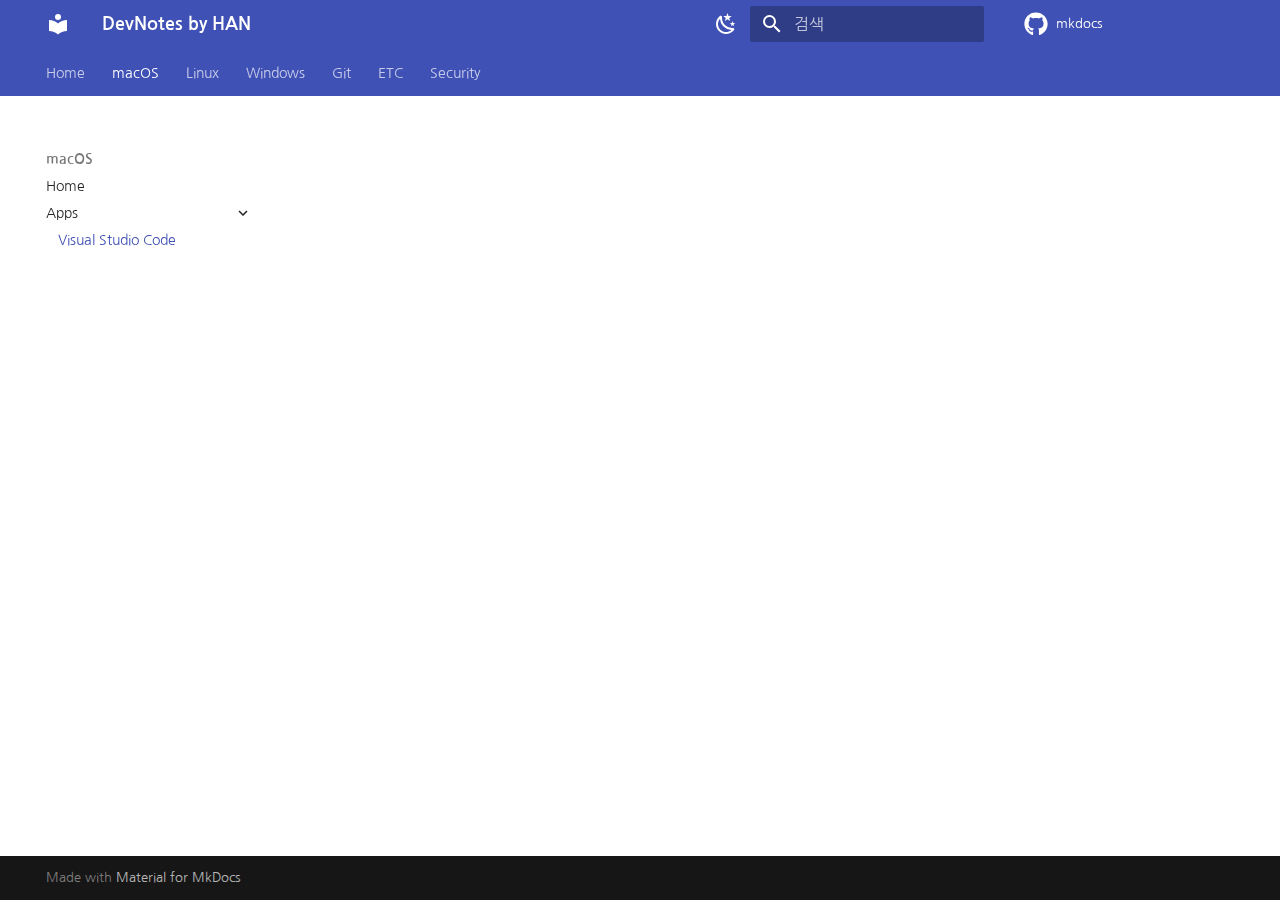
<file: macos/vscode/index.html>
<!doctype html>
<html lang="ko" class="no-js">
  <head>
    
      <meta charset="utf-8">
      <meta name="viewport" content="width=device-width,initial-scale=1">
      
      
      
        <link rel="canonical" href="https://dohankwon.github.io/macos/vscode/">
      
      
        <link rel="prev" href="../">
      
      
        <link rel="next" href="../../linux/">
      
      <link rel="icon" href="../../assets/images/favicon.png">
      <meta name="generator" content="mkdocs-1.4.2, mkdocs-material-9.0.6">
    
    
      
        <title>Visual Studio Code - DevNotes by HAN</title>
      
    
    
      <link rel="stylesheet" href="../../assets/stylesheets/main.558e4712.min.css">
      
        
        <link rel="stylesheet" href="../../assets/stylesheets/palette.2505c338.min.css">
      
      

    
    
    
      
        
        
        <link rel="preconnect" href="https://fonts.gstatic.com" crossorigin>
        <link rel="stylesheet" href="https://fonts.googleapis.com/css?family=Nanum+Gothic:300,300i,400,400i,700,700i%7CD2Coding:400,400i,700,700i&display=fallback">
        <style>:root{--md-text-font:"Nanum Gothic";--md-code-font:"D2Coding"}</style>
      
    
    
      <link rel="stylesheet" href="../../css/custom.css">
    
    <script>__md_scope=new URL("../..",location),__md_hash=e=>[...e].reduce((e,_)=>(e<<5)-e+_.charCodeAt(0),0),__md_get=(e,_=localStorage,t=__md_scope)=>JSON.parse(_.getItem(t.pathname+"."+e)),__md_set=(e,_,t=localStorage,a=__md_scope)=>{try{t.setItem(a.pathname+"."+e,JSON.stringify(_))}catch(e){}}</script>
    
      

    
    
    
  </head>
  
  
    
    
      
    
    
    
    
    <body dir="ltr" data-md-color-scheme="default" data-md-color-primary="" data-md-color-accent="">
  
    
    
      <script>var palette=__md_get("__palette");if(palette&&"object"==typeof palette.color)for(var key of Object.keys(palette.color))document.body.setAttribute("data-md-color-"+key,palette.color[key])</script>
    
    <input class="md-toggle" data-md-toggle="drawer" type="checkbox" id="__drawer" autocomplete="off">
    <input class="md-toggle" data-md-toggle="search" type="checkbox" id="__search" autocomplete="off">
    <label class="md-overlay" for="__drawer"></label>
    <div data-md-component="skip">
      
    </div>
    <div data-md-component="announce">
      
    </div>
    
    
      

<header class="md-header" data-md-component="header">
  <nav class="md-header__inner md-grid" aria-label="Header">
    <a href="../.." title="DevNotes by HAN" class="md-header__button md-logo" aria-label="DevNotes by HAN" data-md-component="logo">
      
  
  <svg xmlns="http://www.w3.org/2000/svg" viewBox="0 0 24 24"><path d="M12 8a3 3 0 0 0 3-3 3 3 0 0 0-3-3 3 3 0 0 0-3 3 3 3 0 0 0 3 3m0 3.54C9.64 9.35 6.5 8 3 8v11c3.5 0 6.64 1.35 9 3.54 2.36-2.19 5.5-3.54 9-3.54V8c-3.5 0-6.64 1.35-9 3.54Z"/></svg>

    </a>
    <label class="md-header__button md-icon" for="__drawer">
      <svg xmlns="http://www.w3.org/2000/svg" viewBox="0 0 24 24"><path d="M3 6h18v2H3V6m0 5h18v2H3v-2m0 5h18v2H3v-2Z"/></svg>
    </label>
    <div class="md-header__title" data-md-component="header-title">
      <div class="md-header__ellipsis">
        <div class="md-header__topic">
          <span class="md-ellipsis">
            DevNotes by HAN
          </span>
        </div>
        <div class="md-header__topic" data-md-component="header-topic">
          <span class="md-ellipsis">
            
              Visual Studio Code
            
          </span>
        </div>
      </div>
    </div>
    
      <form class="md-header__option" data-md-component="palette">
        
          
          <input class="md-option" data-md-color-media="" data-md-color-scheme="default" data-md-color-primary="" data-md-color-accent=""  aria-label="Switch to dark mode"  type="radio" name="__palette" id="__palette_1">
          
            <label class="md-header__button md-icon" title="Switch to dark mode" for="__palette_2" hidden>
              <svg xmlns="http://www.w3.org/2000/svg" viewBox="0 0 24 24"><path d="m17.75 4.09-2.53 1.94.91 3.06-2.63-1.81-2.63 1.81.91-3.06-2.53-1.94L12.44 4l1.06-3 1.06 3 3.19.09m3.5 6.91-1.64 1.25.59 1.98-1.7-1.17-1.7 1.17.59-1.98L15.75 11l2.06-.05L18.5 9l.69 1.95 2.06.05m-2.28 4.95c.83-.08 1.72 1.1 1.19 1.85-.32.45-.66.87-1.08 1.27C15.17 23 8.84 23 4.94 19.07c-3.91-3.9-3.91-10.24 0-14.14.4-.4.82-.76 1.27-1.08.75-.53 1.93.36 1.85 1.19-.27 2.86.69 5.83 2.89 8.02a9.96 9.96 0 0 0 8.02 2.89m-1.64 2.02a12.08 12.08 0 0 1-7.8-3.47c-2.17-2.19-3.33-5-3.49-7.82-2.81 3.14-2.7 7.96.31 10.98 3.02 3.01 7.84 3.12 10.98.31Z"/></svg>
            </label>
          
        
          
          <input class="md-option" data-md-color-media="" data-md-color-scheme="slate" data-md-color-primary="" data-md-color-accent=""  aria-label="Switch to light mode"  type="radio" name="__palette" id="__palette_2">
          
            <label class="md-header__button md-icon" title="Switch to light mode" for="__palette_1" hidden>
              <svg xmlns="http://www.w3.org/2000/svg" viewBox="0 0 24 24"><path d="M12 7a5 5 0 0 1 5 5 5 5 0 0 1-5 5 5 5 0 0 1-5-5 5 5 0 0 1 5-5m0 2a3 3 0 0 0-3 3 3 3 0 0 0 3 3 3 3 0 0 0 3-3 3 3 0 0 0-3-3m0-7 2.39 3.42C13.65 5.15 12.84 5 12 5c-.84 0-1.65.15-2.39.42L12 2M3.34 7l4.16-.35A7.2 7.2 0 0 0 5.94 8.5c-.44.74-.69 1.5-.83 2.29L3.34 7m.02 10 1.76-3.77a7.131 7.131 0 0 0 2.38 4.14L3.36 17M20.65 7l-1.77 3.79a7.023 7.023 0 0 0-2.38-4.15l4.15.36m-.01 10-4.14.36c.59-.51 1.12-1.14 1.54-1.86.42-.73.69-1.5.83-2.29L20.64 17M12 22l-2.41-3.44c.74.27 1.55.44 2.41.44.82 0 1.63-.17 2.37-.44L12 22Z"/></svg>
            </label>
          
        
      </form>
    
    
    
      <label class="md-header__button md-icon" for="__search">
        <svg xmlns="http://www.w3.org/2000/svg" viewBox="0 0 24 24"><path d="M9.5 3A6.5 6.5 0 0 1 16 9.5c0 1.61-.59 3.09-1.56 4.23l.27.27h.79l5 5-1.5 1.5-5-5v-.79l-.27-.27A6.516 6.516 0 0 1 9.5 16 6.5 6.5 0 0 1 3 9.5 6.5 6.5 0 0 1 9.5 3m0 2C7 5 5 7 5 9.5S7 14 9.5 14 14 12 14 9.5 12 5 9.5 5Z"/></svg>
      </label>
      <div class="md-search" data-md-component="search" role="dialog">
  <label class="md-search__overlay" for="__search"></label>
  <div class="md-search__inner" role="search">
    <form class="md-search__form" name="search">
      <input type="text" class="md-search__input" name="query" aria-label="검색" placeholder="검색" autocapitalize="off" autocorrect="off" autocomplete="off" spellcheck="false" data-md-component="search-query" required>
      <label class="md-search__icon md-icon" for="__search">
        <svg xmlns="http://www.w3.org/2000/svg" viewBox="0 0 24 24"><path d="M9.5 3A6.5 6.5 0 0 1 16 9.5c0 1.61-.59 3.09-1.56 4.23l.27.27h.79l5 5-1.5 1.5-5-5v-.79l-.27-.27A6.516 6.516 0 0 1 9.5 16 6.5 6.5 0 0 1 3 9.5 6.5 6.5 0 0 1 9.5 3m0 2C7 5 5 7 5 9.5S7 14 9.5 14 14 12 14 9.5 12 5 9.5 5Z"/></svg>
        <svg xmlns="http://www.w3.org/2000/svg" viewBox="0 0 24 24"><path d="M20 11v2H8l5.5 5.5-1.42 1.42L4.16 12l7.92-7.92L13.5 5.5 8 11h12Z"/></svg>
      </label>
      <nav class="md-search__options" aria-label="검색">
        
        <button type="reset" class="md-search__icon md-icon" title="지우기" aria-label="지우기" tabindex="-1">
          <svg xmlns="http://www.w3.org/2000/svg" viewBox="0 0 24 24"><path d="M19 6.41 17.59 5 12 10.59 6.41 5 5 6.41 10.59 12 5 17.59 6.41 19 12 13.41 17.59 19 19 17.59 13.41 12 19 6.41Z"/></svg>
        </button>
      </nav>
      
        <div class="md-search__suggest" data-md-component="search-suggest"></div>
      
    </form>
    <div class="md-search__output">
      <div class="md-search__scrollwrap" data-md-scrollfix>
        <div class="md-search-result" data-md-component="search-result">
          <div class="md-search-result__meta">
            검색 초기화
          </div>
          <ol class="md-search-result__list" role="presentation"></ol>
        </div>
      </div>
    </div>
  </div>
</div>
    
    
      <div class="md-header__source">
        <a href="https://github.com/dohankwon/mkdocs" title="저장소로 이동" class="md-source" data-md-component="source">
  <div class="md-source__icon md-icon">
    
    <svg xmlns="http://www.w3.org/2000/svg" viewBox="0 0 496 512"><!--! Font Awesome Free 6.2.1 by @fontawesome - https://fontawesome.com License - https://fontawesome.com/license/free (Icons: CC BY 4.0, Fonts: SIL OFL 1.1, Code: MIT License) Copyright 2022 Fonticons, Inc.--><path d="M165.9 397.4c0 2-2.3 3.6-5.2 3.6-3.3.3-5.6-1.3-5.6-3.6 0-2 2.3-3.6 5.2-3.6 3-.3 5.6 1.3 5.6 3.6zm-31.1-4.5c-.7 2 1.3 4.3 4.3 4.9 2.6 1 5.6 0 6.2-2s-1.3-4.3-4.3-5.2c-2.6-.7-5.5.3-6.2 2.3zm44.2-1.7c-2.9.7-4.9 2.6-4.6 4.9.3 2 2.9 3.3 5.9 2.6 2.9-.7 4.9-2.6 4.6-4.6-.3-1.9-3-3.2-5.9-2.9zM244.8 8C106.1 8 0 113.3 0 252c0 110.9 69.8 205.8 169.5 239.2 12.8 2.3 17.3-5.6 17.3-12.1 0-6.2-.3-40.4-.3-61.4 0 0-70 15-84.7-29.8 0 0-11.4-29.1-27.8-36.6 0 0-22.9-15.7 1.6-15.4 0 0 24.9 2 38.6 25.8 21.9 38.6 58.6 27.5 72.9 20.9 2.3-16 8.8-27.1 16-33.7-55.9-6.2-112.3-14.3-112.3-110.5 0-27.5 7.6-41.3 23.6-58.9-2.6-6.5-11.1-33.3 2.6-67.9 20.9-6.5 69 27 69 27 20-5.6 41.5-8.5 62.8-8.5s42.8 2.9 62.8 8.5c0 0 48.1-33.6 69-27 13.7 34.7 5.2 61.4 2.6 67.9 16 17.7 25.8 31.5 25.8 58.9 0 96.5-58.9 104.2-114.8 110.5 9.2 7.9 17 22.9 17 46.4 0 33.7-.3 75.4-.3 83.6 0 6.5 4.6 14.4 17.3 12.1C428.2 457.8 496 362.9 496 252 496 113.3 383.5 8 244.8 8zM97.2 352.9c-1.3 1-1 3.3.7 5.2 1.6 1.6 3.9 2.3 5.2 1 1.3-1 1-3.3-.7-5.2-1.6-1.6-3.9-2.3-5.2-1zm-10.8-8.1c-.7 1.3.3 2.9 2.3 3.9 1.6 1 3.6.7 4.3-.7.7-1.3-.3-2.9-2.3-3.9-2-.6-3.6-.3-4.3.7zm32.4 35.6c-1.6 1.3-1 4.3 1.3 6.2 2.3 2.3 5.2 2.6 6.5 1 1.3-1.3.7-4.3-1.3-6.2-2.2-2.3-5.2-2.6-6.5-1zm-11.4-14.7c-1.6 1-1.6 3.6 0 5.9 1.6 2.3 4.3 3.3 5.6 2.3 1.6-1.3 1.6-3.9 0-6.2-1.4-2.3-4-3.3-5.6-2z"/></svg>
  </div>
  <div class="md-source__repository">
    mkdocs
  </div>
</a>
      </div>
    
  </nav>
  
</header>
    
    <div class="md-container" data-md-component="container">
      
      
        
          
            
<nav class="md-tabs" aria-label="Tabs" data-md-component="tabs">
  <div class="md-tabs__inner md-grid">
    <ul class="md-tabs__list">
      
        
  
  


  <li class="md-tabs__item">
    <a href="../.." class="md-tabs__link">
      Home
    </a>
  </li>

      
        
  
  
    
  


  
  
  
    <li class="md-tabs__item">
      <a href="../" class="md-tabs__link md-tabs__link--active">
        macOS
      </a>
    </li>
  

      
        
  
  


  
  
  
    <li class="md-tabs__item">
      <a href="../../linux/" class="md-tabs__link">
        Linux
      </a>
    </li>
  

      
        
  
  


  
  
  
    <li class="md-tabs__item">
      <a href="../../windows/" class="md-tabs__link">
        Windows
      </a>
    </li>
  

      
        
  
  


  
  
  
    <li class="md-tabs__item">
      <a href="../../git/" class="md-tabs__link">
        Git
      </a>
    </li>
  

      
        
  
  


  
  
  
    <li class="md-tabs__item">
      <a href="../../etc/" class="md-tabs__link">
        ETC
      </a>
    </li>
  

      
        
  
  


  
  
  
    <li class="md-tabs__item">
      <a href="../../security/glossary/" class="md-tabs__link">
        Security
      </a>
    </li>
  

      
    </ul>
  </div>
</nav>
          
        
      
      <main class="md-main" data-md-component="main">
        <div class="md-main__inner md-grid">
          
            
              
              <div class="md-sidebar md-sidebar--primary" data-md-component="sidebar" data-md-type="navigation" >
                <div class="md-sidebar__scrollwrap">
                  <div class="md-sidebar__inner">
                    

  


<nav class="md-nav md-nav--primary md-nav--lifted" aria-label="Navigation" data-md-level="0">
  <label class="md-nav__title" for="__drawer">
    <a href="../.." title="DevNotes by HAN" class="md-nav__button md-logo" aria-label="DevNotes by HAN" data-md-component="logo">
      
  
  <svg xmlns="http://www.w3.org/2000/svg" viewBox="0 0 24 24"><path d="M12 8a3 3 0 0 0 3-3 3 3 0 0 0-3-3 3 3 0 0 0-3 3 3 3 0 0 0 3 3m0 3.54C9.64 9.35 6.5 8 3 8v11c3.5 0 6.64 1.35 9 3.54 2.36-2.19 5.5-3.54 9-3.54V8c-3.5 0-6.64 1.35-9 3.54Z"/></svg>

    </a>
    DevNotes by HAN
  </label>
  
    <div class="md-nav__source">
      <a href="https://github.com/dohankwon/mkdocs" title="저장소로 이동" class="md-source" data-md-component="source">
  <div class="md-source__icon md-icon">
    
    <svg xmlns="http://www.w3.org/2000/svg" viewBox="0 0 496 512"><!--! Font Awesome Free 6.2.1 by @fontawesome - https://fontawesome.com License - https://fontawesome.com/license/free (Icons: CC BY 4.0, Fonts: SIL OFL 1.1, Code: MIT License) Copyright 2022 Fonticons, Inc.--><path d="M165.9 397.4c0 2-2.3 3.6-5.2 3.6-3.3.3-5.6-1.3-5.6-3.6 0-2 2.3-3.6 5.2-3.6 3-.3 5.6 1.3 5.6 3.6zm-31.1-4.5c-.7 2 1.3 4.3 4.3 4.9 2.6 1 5.6 0 6.2-2s-1.3-4.3-4.3-5.2c-2.6-.7-5.5.3-6.2 2.3zm44.2-1.7c-2.9.7-4.9 2.6-4.6 4.9.3 2 2.9 3.3 5.9 2.6 2.9-.7 4.9-2.6 4.6-4.6-.3-1.9-3-3.2-5.9-2.9zM244.8 8C106.1 8 0 113.3 0 252c0 110.9 69.8 205.8 169.5 239.2 12.8 2.3 17.3-5.6 17.3-12.1 0-6.2-.3-40.4-.3-61.4 0 0-70 15-84.7-29.8 0 0-11.4-29.1-27.8-36.6 0 0-22.9-15.7 1.6-15.4 0 0 24.9 2 38.6 25.8 21.9 38.6 58.6 27.5 72.9 20.9 2.3-16 8.8-27.1 16-33.7-55.9-6.2-112.3-14.3-112.3-110.5 0-27.5 7.6-41.3 23.6-58.9-2.6-6.5-11.1-33.3 2.6-67.9 20.9-6.5 69 27 69 27 20-5.6 41.5-8.5 62.8-8.5s42.8 2.9 62.8 8.5c0 0 48.1-33.6 69-27 13.7 34.7 5.2 61.4 2.6 67.9 16 17.7 25.8 31.5 25.8 58.9 0 96.5-58.9 104.2-114.8 110.5 9.2 7.9 17 22.9 17 46.4 0 33.7-.3 75.4-.3 83.6 0 6.5 4.6 14.4 17.3 12.1C428.2 457.8 496 362.9 496 252 496 113.3 383.5 8 244.8 8zM97.2 352.9c-1.3 1-1 3.3.7 5.2 1.6 1.6 3.9 2.3 5.2 1 1.3-1 1-3.3-.7-5.2-1.6-1.6-3.9-2.3-5.2-1zm-10.8-8.1c-.7 1.3.3 2.9 2.3 3.9 1.6 1 3.6.7 4.3-.7.7-1.3-.3-2.9-2.3-3.9-2-.6-3.6-.3-4.3.7zm32.4 35.6c-1.6 1.3-1 4.3 1.3 6.2 2.3 2.3 5.2 2.6 6.5 1 1.3-1.3.7-4.3-1.3-6.2-2.2-2.3-5.2-2.6-6.5-1zm-11.4-14.7c-1.6 1-1.6 3.6 0 5.9 1.6 2.3 4.3 3.3 5.6 2.3 1.6-1.3 1.6-3.9 0-6.2-1.4-2.3-4-3.3-5.6-2z"/></svg>
  </div>
  <div class="md-source__repository">
    mkdocs
  </div>
</a>
    </div>
  
  <ul class="md-nav__list" data-md-scrollfix>
    
      
      
      

  
  
  
    <li class="md-nav__item">
      <a href="../.." class="md-nav__link">
        Home
      </a>
    </li>
  

    
      
      
      

  
  
    
  
  
    
    <li class="md-nav__item md-nav__item--active md-nav__item--nested">
      
      
      
      
      <input class="md-nav__toggle md-toggle " data-md-toggle="__nav_2" type="checkbox" id="__nav_2" checked>
      
      
      
        <label class="md-nav__link" for="__nav_2" tabindex="0" aria-expanded="true">
          macOS
          <span class="md-nav__icon md-icon"></span>
        </label>
      
      <nav class="md-nav" aria-label="macOS" data-md-level="1">
        <label class="md-nav__title" for="__nav_2">
          <span class="md-nav__icon md-icon"></span>
          macOS
        </label>
        <ul class="md-nav__list" data-md-scrollfix>
          
            
              
  
  
  
    <li class="md-nav__item">
      <a href="../" class="md-nav__link">
        Home
      </a>
    </li>
  

            
          
            
              
  
  
    
  
  
    
    <li class="md-nav__item md-nav__item--active md-nav__item--nested">
      
      
      
      
      <input class="md-nav__toggle md-toggle " data-md-toggle="__nav_2_2" type="checkbox" id="__nav_2_2" checked>
      
      
      
        <label class="md-nav__link" for="__nav_2_2" tabindex="0" aria-expanded="true">
          Apps
          <span class="md-nav__icon md-icon"></span>
        </label>
      
      <nav class="md-nav" aria-label="Apps" data-md-level="2">
        <label class="md-nav__title" for="__nav_2_2">
          <span class="md-nav__icon md-icon"></span>
          Apps
        </label>
        <ul class="md-nav__list" data-md-scrollfix>
          
            
              
  
  
    
  
  
    <li class="md-nav__item md-nav__item--active">
      
      <input class="md-nav__toggle md-toggle" data-md-toggle="toc" type="checkbox" id="__toc">
      
      
      
      <a href="./" class="md-nav__link md-nav__link--active">
        Visual Studio Code
      </a>
      
    </li>
  

            
          
        </ul>
      </nav>
    </li>
  

            
          
        </ul>
      </nav>
    </li>
  

    
      
      
      

  
  
  
    
    <li class="md-nav__item md-nav__item--nested">
      
      
      
      
        
      
      <input class="md-nav__toggle md-toggle md-toggle--indeterminate" data-md-toggle="__nav_3" type="checkbox" id="__nav_3" >
      
      
      
        <label class="md-nav__link" for="__nav_3" tabindex="0" aria-expanded="false">
          Linux
          <span class="md-nav__icon md-icon"></span>
        </label>
      
      <nav class="md-nav" aria-label="Linux" data-md-level="1">
        <label class="md-nav__title" for="__nav_3">
          <span class="md-nav__icon md-icon"></span>
          Linux
        </label>
        <ul class="md-nav__list" data-md-scrollfix>
          
            
              
  
  
  
    <li class="md-nav__item">
      <a href="../../linux/" class="md-nav__link">
        Home
      </a>
    </li>
  

            
          
        </ul>
      </nav>
    </li>
  

    
      
      
      

  
  
  
    
    <li class="md-nav__item md-nav__item--nested">
      
      
      
      
        
      
      <input class="md-nav__toggle md-toggle md-toggle--indeterminate" data-md-toggle="__nav_4" type="checkbox" id="__nav_4" >
      
      
      
        <label class="md-nav__link" for="__nav_4" tabindex="0" aria-expanded="false">
          Windows
          <span class="md-nav__icon md-icon"></span>
        </label>
      
      <nav class="md-nav" aria-label="Windows" data-md-level="1">
        <label class="md-nav__title" for="__nav_4">
          <span class="md-nav__icon md-icon"></span>
          Windows
        </label>
        <ul class="md-nav__list" data-md-scrollfix>
          
            
              
  
  
  
    <li class="md-nav__item">
      <a href="../../windows/" class="md-nav__link">
        Home
      </a>
    </li>
  

            
          
            
              
  
  
  
    <li class="md-nav__item">
      <a href="../../windows/tips/" class="md-nav__link">
        Tips
      </a>
    </li>
  

            
          
        </ul>
      </nav>
    </li>
  

    
      
      
      

  
  
  
    
    <li class="md-nav__item md-nav__item--nested">
      
      
      
      
        
      
      <input class="md-nav__toggle md-toggle md-toggle--indeterminate" data-md-toggle="__nav_5" type="checkbox" id="__nav_5" >
      
      
      
        <label class="md-nav__link" for="__nav_5" tabindex="0" aria-expanded="false">
          Git
          <span class="md-nav__icon md-icon"></span>
        </label>
      
      <nav class="md-nav" aria-label="Git" data-md-level="1">
        <label class="md-nav__title" for="__nav_5">
          <span class="md-nav__icon md-icon"></span>
          Git
        </label>
        <ul class="md-nav__list" data-md-scrollfix>
          
            
              
  
  
  
    <li class="md-nav__item">
      <a href="../../git/" class="md-nav__link">
        Home
      </a>
    </li>
  

            
          
            
              
  
  
  
    
    <li class="md-nav__item md-nav__item--nested">
      
      
      
      
        
      
      <input class="md-nav__toggle md-toggle md-toggle--indeterminate" data-md-toggle="__nav_5_2" type="checkbox" id="__nav_5_2" >
      
      
      
        <label class="md-nav__link" for="__nav_5_2" tabindex="0" aria-expanded="false">
          GitHub
          <span class="md-nav__icon md-icon"></span>
        </label>
      
      <nav class="md-nav" aria-label="GitHub" data-md-level="2">
        <label class="md-nav__title" for="__nav_5_2">
          <span class="md-nav__icon md-icon"></span>
          GitHub
        </label>
        <ul class="md-nav__list" data-md-scrollfix>
          
            
              
  
  
  
    <li class="md-nav__item">
      <a href="../../git/github/" class="md-nav__link">
        About
      </a>
    </li>
  

            
          
            
              
  
  
  
    <li class="md-nav__item">
      <a href="../../git/github/actions/" class="md-nav__link">
        Actions
      </a>
    </li>
  

            
          
        </ul>
      </nav>
    </li>
  

            
          
        </ul>
      </nav>
    </li>
  

    
      
      
      

  
  
  
    
    <li class="md-nav__item md-nav__item--nested">
      
      
      
      
        
      
      <input class="md-nav__toggle md-toggle md-toggle--indeterminate" data-md-toggle="__nav_6" type="checkbox" id="__nav_6" >
      
      
      
        <label class="md-nav__link" for="__nav_6" tabindex="0" aria-expanded="false">
          ETC
          <span class="md-nav__icon md-icon"></span>
        </label>
      
      <nav class="md-nav" aria-label="ETC" data-md-level="1">
        <label class="md-nav__title" for="__nav_6">
          <span class="md-nav__icon md-icon"></span>
          ETC
        </label>
        <ul class="md-nav__list" data-md-scrollfix>
          
            
              
  
  
  
    <li class="md-nav__item">
      <a href="../../etc/" class="md-nav__link">
        Home
      </a>
    </li>
  

            
          
            
              
  
  
  
    <li class="md-nav__item">
      <a href="../../etc/mkdocs/" class="md-nav__link">
        MkDocs
      </a>
    </li>
  

            
          
            
              
  
  
  
    <li class="md-nav__item">
      <a href="../../etc/material4mkdocs/" class="md-nav__link">
        Material for MkDocs
      </a>
    </li>
  

            
          
        </ul>
      </nav>
    </li>
  

    
      
      
      

  
  
  
    
    <li class="md-nav__item md-nav__item--nested">
      
      
      
      
        
      
      <input class="md-nav__toggle md-toggle md-toggle--indeterminate" data-md-toggle="__nav_7" type="checkbox" id="__nav_7" >
      
      
      
        <label class="md-nav__link" for="__nav_7" tabindex="0" aria-expanded="false">
          Security
          <span class="md-nav__icon md-icon"></span>
        </label>
      
      <nav class="md-nav" aria-label="Security" data-md-level="1">
        <label class="md-nav__title" for="__nav_7">
          <span class="md-nav__icon md-icon"></span>
          Security
        </label>
        <ul class="md-nav__list" data-md-scrollfix>
          
            
              
  
  
  
    <li class="md-nav__item">
      <a href="../../security/glossary/" class="md-nav__link">
        Glossary
      </a>
    </li>
  

            
          
        </ul>
      </nav>
    </li>
  

    
  </ul>
</nav>
                  </div>
                </div>
              </div>
            
            
              
              <div class="md-sidebar md-sidebar--secondary" data-md-component="sidebar" data-md-type="toc" >
                <div class="md-sidebar__scrollwrap">
                  <div class="md-sidebar__inner">
                    

<nav class="md-nav md-nav--secondary" aria-label="목차">
  
  
  
  
</nav>
                  </div>
                </div>
              </div>
            
          
          
            <div class="md-content" data-md-component="content">
              <article class="md-content__inner md-typeset">
                
                  

  
  









                
              </article>
            </div>
          
          
        </div>
        
      </main>
      
        <footer class="md-footer">
  
  <div class="md-footer-meta md-typeset">
    <div class="md-footer-meta__inner md-grid">
      <div class="md-copyright">
  
  
    Made with
    <a href="https://squidfunk.github.io/mkdocs-material/" target="_blank" rel="noopener">
      Material for MkDocs
    </a>
  
</div>
      
    </div>
  </div>
</footer>
      
    </div>
    <div class="md-dialog" data-md-component="dialog">
      <div class="md-dialog__inner md-typeset"></div>
    </div>
    
    <script id="__config" type="application/json">{"base": "../..", "features": ["navigation.tabs", "navigation.instant", "navigation.expand", "search.suggest", "search.highlight"], "search": "../../assets/javascripts/workers/search.e5c33ebb.min.js", "translations": {"clipboard.copied": "\ud074\ub9bd\ubcf4\ub4dc\uc5d0 \ubcf5\uc0ac\ub428", "clipboard.copy": "\ud074\ub9bd\ubcf4\ub4dc\ub85c \ubcf5\uc0ac", "search.result.more.one": "\uc774 \ubb38\uc11c\uc5d0\uc11c 1\uac1c\uc758 \uac80\uc0c9 \uacb0\uacfc \ub354 \ubcf4\uae30", "search.result.more.other": "\uc774 \ubb38\uc11c\uc5d0\uc11c #\uac1c\uc758 \uac80\uc0c9 \uacb0\uacfc \ub354 \ubcf4\uae30", "search.result.none": "\uac80\uc0c9\uc5b4\uc640 \uc77c\uce58\ud558\ub294 \ubb38\uc11c\uac00 \uc5c6\uc2b5\ub2c8\ub2e4", "search.result.one": "1\uac1c\uc758 \uc77c\uce58\ud558\ub294 \ubb38\uc11c", "search.result.other": "#\uac1c\uc758 \uc77c\uce58\ud558\ub294 \ubb38\uc11c", "search.result.placeholder": "\uac80\uc0c9\uc5b4\ub97c \uc785\ub825\ud558\uc138\uc694", "search.result.term.missing": "\ud3ec\ud568\ub418\uc9c0 \uc54a\uc740 \uac80\uc0c9\uc5b4", "select.version": "\ubc84\uc804 \uc120\ud0dd"}}</script>
    
    
      <script src="../../assets/javascripts/bundle.51d95adb.min.js"></script>
      
    
  </body>
</html>
</file>
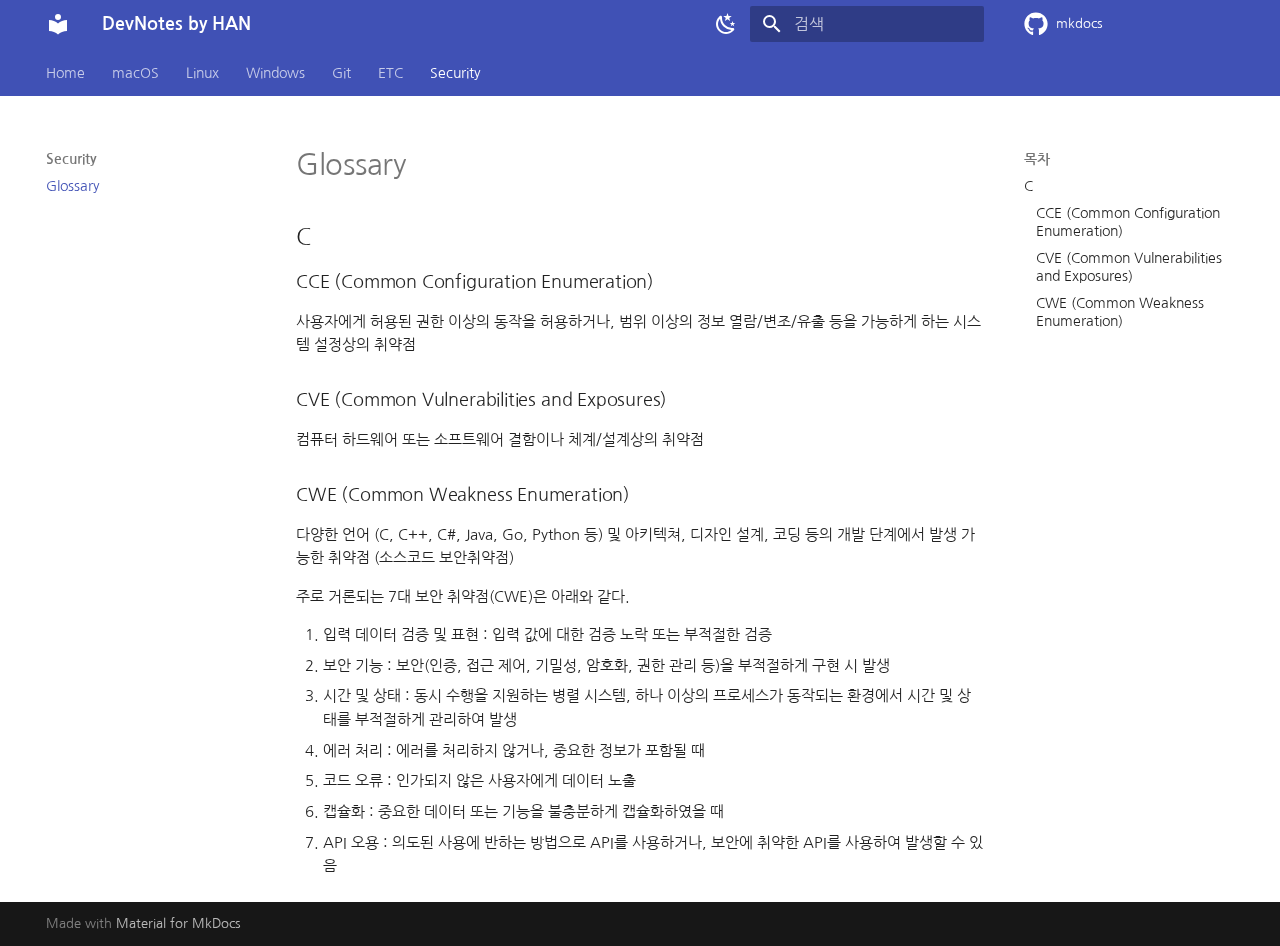
<file: security/glossary/index.html>
<!doctype html>
<html lang="ko" class="no-js">
  <head>
    
      <meta charset="utf-8">
      <meta name="viewport" content="width=device-width,initial-scale=1">
      
      
      
        <link rel="canonical" href="https://dohankwon.github.io/security/glossary/">
      
      
        <link rel="prev" href="../../etc/material4mkdocs/">
      
      
      <link rel="icon" href="../../assets/images/favicon.png">
      <meta name="generator" content="mkdocs-1.4.2, mkdocs-material-9.0.6">
    
    
      
        <title>Glossary - DevNotes by HAN</title>
      
    
    
      <link rel="stylesheet" href="../../assets/stylesheets/main.558e4712.min.css">
      
        
        <link rel="stylesheet" href="../../assets/stylesheets/palette.2505c338.min.css">
      
      

    
    
    
      
        
        
        <link rel="preconnect" href="https://fonts.gstatic.com" crossorigin>
        <link rel="stylesheet" href="https://fonts.googleapis.com/css?family=Nanum+Gothic:300,300i,400,400i,700,700i%7CD2Coding:400,400i,700,700i&display=fallback">
        <style>:root{--md-text-font:"Nanum Gothic";--md-code-font:"D2Coding"}</style>
      
    
    
      <link rel="stylesheet" href="../../css/custom.css">
    
    <script>__md_scope=new URL("../..",location),__md_hash=e=>[...e].reduce((e,_)=>(e<<5)-e+_.charCodeAt(0),0),__md_get=(e,_=localStorage,t=__md_scope)=>JSON.parse(_.getItem(t.pathname+"."+e)),__md_set=(e,_,t=localStorage,a=__md_scope)=>{try{t.setItem(a.pathname+"."+e,JSON.stringify(_))}catch(e){}}</script>
    
      

    
    
    
  </head>
  
  
    
    
      
    
    
    
    
    <body dir="ltr" data-md-color-scheme="default" data-md-color-primary="" data-md-color-accent="">
  
    
    
      <script>var palette=__md_get("__palette");if(palette&&"object"==typeof palette.color)for(var key of Object.keys(palette.color))document.body.setAttribute("data-md-color-"+key,palette.color[key])</script>
    
    <input class="md-toggle" data-md-toggle="drawer" type="checkbox" id="__drawer" autocomplete="off">
    <input class="md-toggle" data-md-toggle="search" type="checkbox" id="__search" autocomplete="off">
    <label class="md-overlay" for="__drawer"></label>
    <div data-md-component="skip">
      
        
        <a href="#c" class="md-skip">
          콘텐츠로 이동
        </a>
      
    </div>
    <div data-md-component="announce">
      
    </div>
    
    
      

<header class="md-header" data-md-component="header">
  <nav class="md-header__inner md-grid" aria-label="Header">
    <a href="../.." title="DevNotes by HAN" class="md-header__button md-logo" aria-label="DevNotes by HAN" data-md-component="logo">
      
  
  <svg xmlns="http://www.w3.org/2000/svg" viewBox="0 0 24 24"><path d="M12 8a3 3 0 0 0 3-3 3 3 0 0 0-3-3 3 3 0 0 0-3 3 3 3 0 0 0 3 3m0 3.54C9.64 9.35 6.5 8 3 8v11c3.5 0 6.64 1.35 9 3.54 2.36-2.19 5.5-3.54 9-3.54V8c-3.5 0-6.64 1.35-9 3.54Z"/></svg>

    </a>
    <label class="md-header__button md-icon" for="__drawer">
      <svg xmlns="http://www.w3.org/2000/svg" viewBox="0 0 24 24"><path d="M3 6h18v2H3V6m0 5h18v2H3v-2m0 5h18v2H3v-2Z"/></svg>
    </label>
    <div class="md-header__title" data-md-component="header-title">
      <div class="md-header__ellipsis">
        <div class="md-header__topic">
          <span class="md-ellipsis">
            DevNotes by HAN
          </span>
        </div>
        <div class="md-header__topic" data-md-component="header-topic">
          <span class="md-ellipsis">
            
              Glossary
            
          </span>
        </div>
      </div>
    </div>
    
      <form class="md-header__option" data-md-component="palette">
        
          
          <input class="md-option" data-md-color-media="" data-md-color-scheme="default" data-md-color-primary="" data-md-color-accent=""  aria-label="Switch to dark mode"  type="radio" name="__palette" id="__palette_1">
          
            <label class="md-header__button md-icon" title="Switch to dark mode" for="__palette_2" hidden>
              <svg xmlns="http://www.w3.org/2000/svg" viewBox="0 0 24 24"><path d="m17.75 4.09-2.53 1.94.91 3.06-2.63-1.81-2.63 1.81.91-3.06-2.53-1.94L12.44 4l1.06-3 1.06 3 3.19.09m3.5 6.91-1.64 1.25.59 1.98-1.7-1.17-1.7 1.17.59-1.98L15.75 11l2.06-.05L18.5 9l.69 1.95 2.06.05m-2.28 4.95c.83-.08 1.72 1.1 1.19 1.85-.32.45-.66.87-1.08 1.27C15.17 23 8.84 23 4.94 19.07c-3.91-3.9-3.91-10.24 0-14.14.4-.4.82-.76 1.27-1.08.75-.53 1.93.36 1.85 1.19-.27 2.86.69 5.83 2.89 8.02a9.96 9.96 0 0 0 8.02 2.89m-1.64 2.02a12.08 12.08 0 0 1-7.8-3.47c-2.17-2.19-3.33-5-3.49-7.82-2.81 3.14-2.7 7.96.31 10.98 3.02 3.01 7.84 3.12 10.98.31Z"/></svg>
            </label>
          
        
          
          <input class="md-option" data-md-color-media="" data-md-color-scheme="slate" data-md-color-primary="" data-md-color-accent=""  aria-label="Switch to light mode"  type="radio" name="__palette" id="__palette_2">
          
            <label class="md-header__button md-icon" title="Switch to light mode" for="__palette_1" hidden>
              <svg xmlns="http://www.w3.org/2000/svg" viewBox="0 0 24 24"><path d="M12 7a5 5 0 0 1 5 5 5 5 0 0 1-5 5 5 5 0 0 1-5-5 5 5 0 0 1 5-5m0 2a3 3 0 0 0-3 3 3 3 0 0 0 3 3 3 3 0 0 0 3-3 3 3 0 0 0-3-3m0-7 2.39 3.42C13.65 5.15 12.84 5 12 5c-.84 0-1.65.15-2.39.42L12 2M3.34 7l4.16-.35A7.2 7.2 0 0 0 5.94 8.5c-.44.74-.69 1.5-.83 2.29L3.34 7m.02 10 1.76-3.77a7.131 7.131 0 0 0 2.38 4.14L3.36 17M20.65 7l-1.77 3.79a7.023 7.023 0 0 0-2.38-4.15l4.15.36m-.01 10-4.14.36c.59-.51 1.12-1.14 1.54-1.86.42-.73.69-1.5.83-2.29L20.64 17M12 22l-2.41-3.44c.74.27 1.55.44 2.41.44.82 0 1.63-.17 2.37-.44L12 22Z"/></svg>
            </label>
          
        
      </form>
    
    
    
      <label class="md-header__button md-icon" for="__search">
        <svg xmlns="http://www.w3.org/2000/svg" viewBox="0 0 24 24"><path d="M9.5 3A6.5 6.5 0 0 1 16 9.5c0 1.61-.59 3.09-1.56 4.23l.27.27h.79l5 5-1.5 1.5-5-5v-.79l-.27-.27A6.516 6.516 0 0 1 9.5 16 6.5 6.5 0 0 1 3 9.5 6.5 6.5 0 0 1 9.5 3m0 2C7 5 5 7 5 9.5S7 14 9.5 14 14 12 14 9.5 12 5 9.5 5Z"/></svg>
      </label>
      <div class="md-search" data-md-component="search" role="dialog">
  <label class="md-search__overlay" for="__search"></label>
  <div class="md-search__inner" role="search">
    <form class="md-search__form" name="search">
      <input type="text" class="md-search__input" name="query" aria-label="검색" placeholder="검색" autocapitalize="off" autocorrect="off" autocomplete="off" spellcheck="false" data-md-component="search-query" required>
      <label class="md-search__icon md-icon" for="__search">
        <svg xmlns="http://www.w3.org/2000/svg" viewBox="0 0 24 24"><path d="M9.5 3A6.5 6.5 0 0 1 16 9.5c0 1.61-.59 3.09-1.56 4.23l.27.27h.79l5 5-1.5 1.5-5-5v-.79l-.27-.27A6.516 6.516 0 0 1 9.5 16 6.5 6.5 0 0 1 3 9.5 6.5 6.5 0 0 1 9.5 3m0 2C7 5 5 7 5 9.5S7 14 9.5 14 14 12 14 9.5 12 5 9.5 5Z"/></svg>
        <svg xmlns="http://www.w3.org/2000/svg" viewBox="0 0 24 24"><path d="M20 11v2H8l5.5 5.5-1.42 1.42L4.16 12l7.92-7.92L13.5 5.5 8 11h12Z"/></svg>
      </label>
      <nav class="md-search__options" aria-label="검색">
        
        <button type="reset" class="md-search__icon md-icon" title="지우기" aria-label="지우기" tabindex="-1">
          <svg xmlns="http://www.w3.org/2000/svg" viewBox="0 0 24 24"><path d="M19 6.41 17.59 5 12 10.59 6.41 5 5 6.41 10.59 12 5 17.59 6.41 19 12 13.41 17.59 19 19 17.59 13.41 12 19 6.41Z"/></svg>
        </button>
      </nav>
      
        <div class="md-search__suggest" data-md-component="search-suggest"></div>
      
    </form>
    <div class="md-search__output">
      <div class="md-search__scrollwrap" data-md-scrollfix>
        <div class="md-search-result" data-md-component="search-result">
          <div class="md-search-result__meta">
            검색 초기화
          </div>
          <ol class="md-search-result__list" role="presentation"></ol>
        </div>
      </div>
    </div>
  </div>
</div>
    
    
      <div class="md-header__source">
        <a href="https://github.com/dohankwon/mkdocs" title="저장소로 이동" class="md-source" data-md-component="source">
  <div class="md-source__icon md-icon">
    
    <svg xmlns="http://www.w3.org/2000/svg" viewBox="0 0 496 512"><!--! Font Awesome Free 6.2.1 by @fontawesome - https://fontawesome.com License - https://fontawesome.com/license/free (Icons: CC BY 4.0, Fonts: SIL OFL 1.1, Code: MIT License) Copyright 2022 Fonticons, Inc.--><path d="M165.9 397.4c0 2-2.3 3.6-5.2 3.6-3.3.3-5.6-1.3-5.6-3.6 0-2 2.3-3.6 5.2-3.6 3-.3 5.6 1.3 5.6 3.6zm-31.1-4.5c-.7 2 1.3 4.3 4.3 4.9 2.6 1 5.6 0 6.2-2s-1.3-4.3-4.3-5.2c-2.6-.7-5.5.3-6.2 2.3zm44.2-1.7c-2.9.7-4.9 2.6-4.6 4.9.3 2 2.9 3.3 5.9 2.6 2.9-.7 4.9-2.6 4.6-4.6-.3-1.9-3-3.2-5.9-2.9zM244.8 8C106.1 8 0 113.3 0 252c0 110.9 69.8 205.8 169.5 239.2 12.8 2.3 17.3-5.6 17.3-12.1 0-6.2-.3-40.4-.3-61.4 0 0-70 15-84.7-29.8 0 0-11.4-29.1-27.8-36.6 0 0-22.9-15.7 1.6-15.4 0 0 24.9 2 38.6 25.8 21.9 38.6 58.6 27.5 72.9 20.9 2.3-16 8.8-27.1 16-33.7-55.9-6.2-112.3-14.3-112.3-110.5 0-27.5 7.6-41.3 23.6-58.9-2.6-6.5-11.1-33.3 2.6-67.9 20.9-6.5 69 27 69 27 20-5.6 41.5-8.5 62.8-8.5s42.8 2.9 62.8 8.5c0 0 48.1-33.6 69-27 13.7 34.7 5.2 61.4 2.6 67.9 16 17.7 25.8 31.5 25.8 58.9 0 96.5-58.9 104.2-114.8 110.5 9.2 7.9 17 22.9 17 46.4 0 33.7-.3 75.4-.3 83.6 0 6.5 4.6 14.4 17.3 12.1C428.2 457.8 496 362.9 496 252 496 113.3 383.5 8 244.8 8zM97.2 352.9c-1.3 1-1 3.3.7 5.2 1.6 1.6 3.9 2.3 5.2 1 1.3-1 1-3.3-.7-5.2-1.6-1.6-3.9-2.3-5.2-1zm-10.8-8.1c-.7 1.3.3 2.9 2.3 3.9 1.6 1 3.6.7 4.3-.7.7-1.3-.3-2.9-2.3-3.9-2-.6-3.6-.3-4.3.7zm32.4 35.6c-1.6 1.3-1 4.3 1.3 6.2 2.3 2.3 5.2 2.6 6.5 1 1.3-1.3.7-4.3-1.3-6.2-2.2-2.3-5.2-2.6-6.5-1zm-11.4-14.7c-1.6 1-1.6 3.6 0 5.9 1.6 2.3 4.3 3.3 5.6 2.3 1.6-1.3 1.6-3.9 0-6.2-1.4-2.3-4-3.3-5.6-2z"/></svg>
  </div>
  <div class="md-source__repository">
    mkdocs
  </div>
</a>
      </div>
    
  </nav>
  
</header>
    
    <div class="md-container" data-md-component="container">
      
      
        
          
            
<nav class="md-tabs" aria-label="Tabs" data-md-component="tabs">
  <div class="md-tabs__inner md-grid">
    <ul class="md-tabs__list">
      
        
  
  


  <li class="md-tabs__item">
    <a href="../.." class="md-tabs__link">
      Home
    </a>
  </li>

      
        
  
  


  
  
  
    <li class="md-tabs__item">
      <a href="../../macos/" class="md-tabs__link">
        macOS
      </a>
    </li>
  

      
        
  
  


  
  
  
    <li class="md-tabs__item">
      <a href="../../linux/" class="md-tabs__link">
        Linux
      </a>
    </li>
  

      
        
  
  


  
  
  
    <li class="md-tabs__item">
      <a href="../../windows/" class="md-tabs__link">
        Windows
      </a>
    </li>
  

      
        
  
  


  
  
  
    <li class="md-tabs__item">
      <a href="../../git/" class="md-tabs__link">
        Git
      </a>
    </li>
  

      
        
  
  


  
  
  
    <li class="md-tabs__item">
      <a href="../../etc/" class="md-tabs__link">
        ETC
      </a>
    </li>
  

      
        
  
  
    
  


  
  
  
    <li class="md-tabs__item">
      <a href="./" class="md-tabs__link md-tabs__link--active">
        Security
      </a>
    </li>
  

      
    </ul>
  </div>
</nav>
          
        
      
      <main class="md-main" data-md-component="main">
        <div class="md-main__inner md-grid">
          
            
              
              <div class="md-sidebar md-sidebar--primary" data-md-component="sidebar" data-md-type="navigation" >
                <div class="md-sidebar__scrollwrap">
                  <div class="md-sidebar__inner">
                    

  


<nav class="md-nav md-nav--primary md-nav--lifted" aria-label="Navigation" data-md-level="0">
  <label class="md-nav__title" for="__drawer">
    <a href="../.." title="DevNotes by HAN" class="md-nav__button md-logo" aria-label="DevNotes by HAN" data-md-component="logo">
      
  
  <svg xmlns="http://www.w3.org/2000/svg" viewBox="0 0 24 24"><path d="M12 8a3 3 0 0 0 3-3 3 3 0 0 0-3-3 3 3 0 0 0-3 3 3 3 0 0 0 3 3m0 3.54C9.64 9.35 6.5 8 3 8v11c3.5 0 6.64 1.35 9 3.54 2.36-2.19 5.5-3.54 9-3.54V8c-3.5 0-6.64 1.35-9 3.54Z"/></svg>

    </a>
    DevNotes by HAN
  </label>
  
    <div class="md-nav__source">
      <a href="https://github.com/dohankwon/mkdocs" title="저장소로 이동" class="md-source" data-md-component="source">
  <div class="md-source__icon md-icon">
    
    <svg xmlns="http://www.w3.org/2000/svg" viewBox="0 0 496 512"><!--! Font Awesome Free 6.2.1 by @fontawesome - https://fontawesome.com License - https://fontawesome.com/license/free (Icons: CC BY 4.0, Fonts: SIL OFL 1.1, Code: MIT License) Copyright 2022 Fonticons, Inc.--><path d="M165.9 397.4c0 2-2.3 3.6-5.2 3.6-3.3.3-5.6-1.3-5.6-3.6 0-2 2.3-3.6 5.2-3.6 3-.3 5.6 1.3 5.6 3.6zm-31.1-4.5c-.7 2 1.3 4.3 4.3 4.9 2.6 1 5.6 0 6.2-2s-1.3-4.3-4.3-5.2c-2.6-.7-5.5.3-6.2 2.3zm44.2-1.7c-2.9.7-4.9 2.6-4.6 4.9.3 2 2.9 3.3 5.9 2.6 2.9-.7 4.9-2.6 4.6-4.6-.3-1.9-3-3.2-5.9-2.9zM244.8 8C106.1 8 0 113.3 0 252c0 110.9 69.8 205.8 169.5 239.2 12.8 2.3 17.3-5.6 17.3-12.1 0-6.2-.3-40.4-.3-61.4 0 0-70 15-84.7-29.8 0 0-11.4-29.1-27.8-36.6 0 0-22.9-15.7 1.6-15.4 0 0 24.9 2 38.6 25.8 21.9 38.6 58.6 27.5 72.9 20.9 2.3-16 8.8-27.1 16-33.7-55.9-6.2-112.3-14.3-112.3-110.5 0-27.5 7.6-41.3 23.6-58.9-2.6-6.5-11.1-33.3 2.6-67.9 20.9-6.5 69 27 69 27 20-5.6 41.5-8.5 62.8-8.5s42.8 2.9 62.8 8.5c0 0 48.1-33.6 69-27 13.7 34.7 5.2 61.4 2.6 67.9 16 17.7 25.8 31.5 25.8 58.9 0 96.5-58.9 104.2-114.8 110.5 9.2 7.9 17 22.9 17 46.4 0 33.7-.3 75.4-.3 83.6 0 6.5 4.6 14.4 17.3 12.1C428.2 457.8 496 362.9 496 252 496 113.3 383.5 8 244.8 8zM97.2 352.9c-1.3 1-1 3.3.7 5.2 1.6 1.6 3.9 2.3 5.2 1 1.3-1 1-3.3-.7-5.2-1.6-1.6-3.9-2.3-5.2-1zm-10.8-8.1c-.7 1.3.3 2.9 2.3 3.9 1.6 1 3.6.7 4.3-.7.7-1.3-.3-2.9-2.3-3.9-2-.6-3.6-.3-4.3.7zm32.4 35.6c-1.6 1.3-1 4.3 1.3 6.2 2.3 2.3 5.2 2.6 6.5 1 1.3-1.3.7-4.3-1.3-6.2-2.2-2.3-5.2-2.6-6.5-1zm-11.4-14.7c-1.6 1-1.6 3.6 0 5.9 1.6 2.3 4.3 3.3 5.6 2.3 1.6-1.3 1.6-3.9 0-6.2-1.4-2.3-4-3.3-5.6-2z"/></svg>
  </div>
  <div class="md-source__repository">
    mkdocs
  </div>
</a>
    </div>
  
  <ul class="md-nav__list" data-md-scrollfix>
    
      
      
      

  
  
  
    <li class="md-nav__item">
      <a href="../.." class="md-nav__link">
        Home
      </a>
    </li>
  

    
      
      
      

  
  
  
    
    <li class="md-nav__item md-nav__item--nested">
      
      
      
      
        
      
      <input class="md-nav__toggle md-toggle md-toggle--indeterminate" data-md-toggle="__nav_2" type="checkbox" id="__nav_2" >
      
      
      
        <label class="md-nav__link" for="__nav_2" tabindex="0" aria-expanded="false">
          macOS
          <span class="md-nav__icon md-icon"></span>
        </label>
      
      <nav class="md-nav" aria-label="macOS" data-md-level="1">
        <label class="md-nav__title" for="__nav_2">
          <span class="md-nav__icon md-icon"></span>
          macOS
        </label>
        <ul class="md-nav__list" data-md-scrollfix>
          
            
              
  
  
  
    <li class="md-nav__item">
      <a href="../../macos/" class="md-nav__link">
        Home
      </a>
    </li>
  

            
          
            
              
  
  
  
    
    <li class="md-nav__item md-nav__item--nested">
      
      
      
      
        
      
      <input class="md-nav__toggle md-toggle md-toggle--indeterminate" data-md-toggle="__nav_2_2" type="checkbox" id="__nav_2_2" >
      
      
      
        <label class="md-nav__link" for="__nav_2_2" tabindex="0" aria-expanded="false">
          Apps
          <span class="md-nav__icon md-icon"></span>
        </label>
      
      <nav class="md-nav" aria-label="Apps" data-md-level="2">
        <label class="md-nav__title" for="__nav_2_2">
          <span class="md-nav__icon md-icon"></span>
          Apps
        </label>
        <ul class="md-nav__list" data-md-scrollfix>
          
            
              
  
  
  
    <li class="md-nav__item">
      <a href="../../macos/vscode/" class="md-nav__link">
        Visual Studio Code
      </a>
    </li>
  

            
          
        </ul>
      </nav>
    </li>
  

            
          
        </ul>
      </nav>
    </li>
  

    
      
      
      

  
  
  
    
    <li class="md-nav__item md-nav__item--nested">
      
      
      
      
        
      
      <input class="md-nav__toggle md-toggle md-toggle--indeterminate" data-md-toggle="__nav_3" type="checkbox" id="__nav_3" >
      
      
      
        <label class="md-nav__link" for="__nav_3" tabindex="0" aria-expanded="false">
          Linux
          <span class="md-nav__icon md-icon"></span>
        </label>
      
      <nav class="md-nav" aria-label="Linux" data-md-level="1">
        <label class="md-nav__title" for="__nav_3">
          <span class="md-nav__icon md-icon"></span>
          Linux
        </label>
        <ul class="md-nav__list" data-md-scrollfix>
          
            
              
  
  
  
    <li class="md-nav__item">
      <a href="../../linux/" class="md-nav__link">
        Home
      </a>
    </li>
  

            
          
        </ul>
      </nav>
    </li>
  

    
      
      
      

  
  
  
    
    <li class="md-nav__item md-nav__item--nested">
      
      
      
      
        
      
      <input class="md-nav__toggle md-toggle md-toggle--indeterminate" data-md-toggle="__nav_4" type="checkbox" id="__nav_4" >
      
      
      
        <label class="md-nav__link" for="__nav_4" tabindex="0" aria-expanded="false">
          Windows
          <span class="md-nav__icon md-icon"></span>
        </label>
      
      <nav class="md-nav" aria-label="Windows" data-md-level="1">
        <label class="md-nav__title" for="__nav_4">
          <span class="md-nav__icon md-icon"></span>
          Windows
        </label>
        <ul class="md-nav__list" data-md-scrollfix>
          
            
              
  
  
  
    <li class="md-nav__item">
      <a href="../../windows/" class="md-nav__link">
        Home
      </a>
    </li>
  

            
          
            
              
  
  
  
    <li class="md-nav__item">
      <a href="../../windows/tips/" class="md-nav__link">
        Tips
      </a>
    </li>
  

            
          
        </ul>
      </nav>
    </li>
  

    
      
      
      

  
  
  
    
    <li class="md-nav__item md-nav__item--nested">
      
      
      
      
        
      
      <input class="md-nav__toggle md-toggle md-toggle--indeterminate" data-md-toggle="__nav_5" type="checkbox" id="__nav_5" >
      
      
      
        <label class="md-nav__link" for="__nav_5" tabindex="0" aria-expanded="false">
          Git
          <span class="md-nav__icon md-icon"></span>
        </label>
      
      <nav class="md-nav" aria-label="Git" data-md-level="1">
        <label class="md-nav__title" for="__nav_5">
          <span class="md-nav__icon md-icon"></span>
          Git
        </label>
        <ul class="md-nav__list" data-md-scrollfix>
          
            
              
  
  
  
    <li class="md-nav__item">
      <a href="../../git/" class="md-nav__link">
        Home
      </a>
    </li>
  

            
          
            
              
  
  
  
    
    <li class="md-nav__item md-nav__item--nested">
      
      
      
      
        
      
      <input class="md-nav__toggle md-toggle md-toggle--indeterminate" data-md-toggle="__nav_5_2" type="checkbox" id="__nav_5_2" >
      
      
      
        <label class="md-nav__link" for="__nav_5_2" tabindex="0" aria-expanded="false">
          GitHub
          <span class="md-nav__icon md-icon"></span>
        </label>
      
      <nav class="md-nav" aria-label="GitHub" data-md-level="2">
        <label class="md-nav__title" for="__nav_5_2">
          <span class="md-nav__icon md-icon"></span>
          GitHub
        </label>
        <ul class="md-nav__list" data-md-scrollfix>
          
            
              
  
  
  
    <li class="md-nav__item">
      <a href="../../git/github/" class="md-nav__link">
        About
      </a>
    </li>
  

            
          
            
              
  
  
  
    <li class="md-nav__item">
      <a href="../../git/github/actions/" class="md-nav__link">
        Actions
      </a>
    </li>
  

            
          
        </ul>
      </nav>
    </li>
  

            
          
        </ul>
      </nav>
    </li>
  

    
      
      
      

  
  
  
    
    <li class="md-nav__item md-nav__item--nested">
      
      
      
      
        
      
      <input class="md-nav__toggle md-toggle md-toggle--indeterminate" data-md-toggle="__nav_6" type="checkbox" id="__nav_6" >
      
      
      
        <label class="md-nav__link" for="__nav_6" tabindex="0" aria-expanded="false">
          ETC
          <span class="md-nav__icon md-icon"></span>
        </label>
      
      <nav class="md-nav" aria-label="ETC" data-md-level="1">
        <label class="md-nav__title" for="__nav_6">
          <span class="md-nav__icon md-icon"></span>
          ETC
        </label>
        <ul class="md-nav__list" data-md-scrollfix>
          
            
              
  
  
  
    <li class="md-nav__item">
      <a href="../../etc/" class="md-nav__link">
        Home
      </a>
    </li>
  

            
          
            
              
  
  
  
    <li class="md-nav__item">
      <a href="../../etc/mkdocs/" class="md-nav__link">
        MkDocs
      </a>
    </li>
  

            
          
            
              
  
  
  
    <li class="md-nav__item">
      <a href="../../etc/material4mkdocs/" class="md-nav__link">
        Material for MkDocs
      </a>
    </li>
  

            
          
        </ul>
      </nav>
    </li>
  

    
      
      
      

  
  
    
  
  
    
    <li class="md-nav__item md-nav__item--active md-nav__item--nested">
      
      
      
      
      <input class="md-nav__toggle md-toggle " data-md-toggle="__nav_7" type="checkbox" id="__nav_7" checked>
      
      
      
        <label class="md-nav__link" for="__nav_7" tabindex="0" aria-expanded="true">
          Security
          <span class="md-nav__icon md-icon"></span>
        </label>
      
      <nav class="md-nav" aria-label="Security" data-md-level="1">
        <label class="md-nav__title" for="__nav_7">
          <span class="md-nav__icon md-icon"></span>
          Security
        </label>
        <ul class="md-nav__list" data-md-scrollfix>
          
            
              
  
  
    
  
  
    <li class="md-nav__item md-nav__item--active">
      
      <input class="md-nav__toggle md-toggle" data-md-toggle="toc" type="checkbox" id="__toc">
      
      
      
        <label class="md-nav__link md-nav__link--active" for="__toc">
          Glossary
          <span class="md-nav__icon md-icon"></span>
        </label>
      
      <a href="./" class="md-nav__link md-nav__link--active">
        Glossary
      </a>
      
        

<nav class="md-nav md-nav--secondary" aria-label="목차">
  
  
  
  
    <label class="md-nav__title" for="__toc">
      <span class="md-nav__icon md-icon"></span>
      목차
    </label>
    <ul class="md-nav__list" data-md-component="toc" data-md-scrollfix>
      
        <li class="md-nav__item">
  <a href="#c" class="md-nav__link">
    C
  </a>
  
    <nav class="md-nav" aria-label="C">
      <ul class="md-nav__list">
        
          <li class="md-nav__item">
  <a href="#cce-common-configuration-enumeration" class="md-nav__link">
    CCE (Common Configuration Enumeration)
  </a>
  
</li>
        
          <li class="md-nav__item">
  <a href="#cve-common-vulnerabilities-and-exposures" class="md-nav__link">
    CVE (Common Vulnerabilities and Exposures)
  </a>
  
</li>
        
          <li class="md-nav__item">
  <a href="#cwe-common-weakness-enumeration" class="md-nav__link">
    CWE (Common Weakness Enumeration)
  </a>
  
</li>
        
      </ul>
    </nav>
  
</li>
      
    </ul>
  
</nav>
      
    </li>
  

            
          
        </ul>
      </nav>
    </li>
  

    
  </ul>
</nav>
                  </div>
                </div>
              </div>
            
            
              
              <div class="md-sidebar md-sidebar--secondary" data-md-component="sidebar" data-md-type="toc" >
                <div class="md-sidebar__scrollwrap">
                  <div class="md-sidebar__inner">
                    

<nav class="md-nav md-nav--secondary" aria-label="목차">
  
  
  
  
    <label class="md-nav__title" for="__toc">
      <span class="md-nav__icon md-icon"></span>
      목차
    </label>
    <ul class="md-nav__list" data-md-component="toc" data-md-scrollfix>
      
        <li class="md-nav__item">
  <a href="#c" class="md-nav__link">
    C
  </a>
  
    <nav class="md-nav" aria-label="C">
      <ul class="md-nav__list">
        
          <li class="md-nav__item">
  <a href="#cce-common-configuration-enumeration" class="md-nav__link">
    CCE (Common Configuration Enumeration)
  </a>
  
</li>
        
          <li class="md-nav__item">
  <a href="#cve-common-vulnerabilities-and-exposures" class="md-nav__link">
    CVE (Common Vulnerabilities and Exposures)
  </a>
  
</li>
        
          <li class="md-nav__item">
  <a href="#cwe-common-weakness-enumeration" class="md-nav__link">
    CWE (Common Weakness Enumeration)
  </a>
  
</li>
        
      </ul>
    </nav>
  
</li>
      
    </ul>
  
</nav>
                  </div>
                </div>
              </div>
            
          
          
            <div class="md-content" data-md-component="content">
              <article class="md-content__inner md-typeset">
                
                  

  
  



  <h1>Glossary</h1>

<h2 id="c">C<a class="headerlink" href="#c" title="Permanent link">&para;</a></h2>
<h3 id="cce-common-configuration-enumeration">CCE (Common Configuration Enumeration)<a class="headerlink" href="#cce-common-configuration-enumeration" title="Permanent link">&para;</a></h3>
<p>사용자에게 허용된 권한 이상의 동작을 허용하거나, 범위 이상의 정보 열람/변조/유출 등을 가능하게 하는 시스템 설정상의 취약점</p>
<h3 id="cve-common-vulnerabilities-and-exposures">CVE (Common Vulnerabilities and Exposures)<a class="headerlink" href="#cve-common-vulnerabilities-and-exposures" title="Permanent link">&para;</a></h3>
<p>컴퓨터 하드웨어 또는 소프트웨어 결함이나 체계/설계상의 취약점</p>
<h3 id="cwe-common-weakness-enumeration">CWE (Common Weakness Enumeration)<a class="headerlink" href="#cwe-common-weakness-enumeration" title="Permanent link">&para;</a></h3>
<p>다양한 언어 (C, C++, C#, Java, Go, Python 등) 및 아키텍쳐, 디자인 설계, 코딩 등의 개발 단계에서 발생 가능한 취약점 (소스코드 보안취약점)</p>
<p>주로 거론되는 7대 보안 취약점(CWE)은 아래와 같다.</p>
<ol>
<li>입력 데이터 검증 및 표현 : 입력 값에 대한 검증 노락 또는 부적절한 검증</li>
<li>보안 기능 : 보안(인증, 접근 제어, 기밀성, 암호화, 권한 관리 등)을 부적절하게 구현 시 발생</li>
<li>시간 및 상태 : 동시 수행을 지원하는 병렬 시스템, 하나 이상의 프로세스가 동작되는 환경에서 시간 및 상태를 부적절하게 관리하여 발생</li>
<li>에러 처리 : 에러를 처리하지 않거나, 중요한 정보가 포함될 때</li>
<li>코드 오류 : 인가되지 않은 사용자에게 데이터 노출</li>
<li>캡슐화 : 중요한 데이터 또는 기능을 불충분하게 캡슐화하였을 때</li>
<li>API 오용 : 의도된 사용에 반하는 방법으로 API를 사용하거나, 보안에 취약한 API를 사용하여 발생할 수 있음</li>
</ol>





                
              </article>
            </div>
          
          
        </div>
        
      </main>
      
        <footer class="md-footer">
  
  <div class="md-footer-meta md-typeset">
    <div class="md-footer-meta__inner md-grid">
      <div class="md-copyright">
  
  
    Made with
    <a href="https://squidfunk.github.io/mkdocs-material/" target="_blank" rel="noopener">
      Material for MkDocs
    </a>
  
</div>
      
    </div>
  </div>
</footer>
      
    </div>
    <div class="md-dialog" data-md-component="dialog">
      <div class="md-dialog__inner md-typeset"></div>
    </div>
    
    <script id="__config" type="application/json">{"base": "../..", "features": ["navigation.tabs", "navigation.instant", "navigation.expand", "search.suggest", "search.highlight"], "search": "../../assets/javascripts/workers/search.e5c33ebb.min.js", "translations": {"clipboard.copied": "\ud074\ub9bd\ubcf4\ub4dc\uc5d0 \ubcf5\uc0ac\ub428", "clipboard.copy": "\ud074\ub9bd\ubcf4\ub4dc\ub85c \ubcf5\uc0ac", "search.result.more.one": "\uc774 \ubb38\uc11c\uc5d0\uc11c 1\uac1c\uc758 \uac80\uc0c9 \uacb0\uacfc \ub354 \ubcf4\uae30", "search.result.more.other": "\uc774 \ubb38\uc11c\uc5d0\uc11c #\uac1c\uc758 \uac80\uc0c9 \uacb0\uacfc \ub354 \ubcf4\uae30", "search.result.none": "\uac80\uc0c9\uc5b4\uc640 \uc77c\uce58\ud558\ub294 \ubb38\uc11c\uac00 \uc5c6\uc2b5\ub2c8\ub2e4", "search.result.one": "1\uac1c\uc758 \uc77c\uce58\ud558\ub294 \ubb38\uc11c", "search.result.other": "#\uac1c\uc758 \uc77c\uce58\ud558\ub294 \ubb38\uc11c", "search.result.placeholder": "\uac80\uc0c9\uc5b4\ub97c \uc785\ub825\ud558\uc138\uc694", "search.result.term.missing": "\ud3ec\ud568\ub418\uc9c0 \uc54a\uc740 \uac80\uc0c9\uc5b4", "select.version": "\ubc84\uc804 \uc120\ud0dd"}}</script>
    
    
      <script src="../../assets/javascripts/bundle.51d95adb.min.js"></script>
      
    
  </body>
</html>
</file>
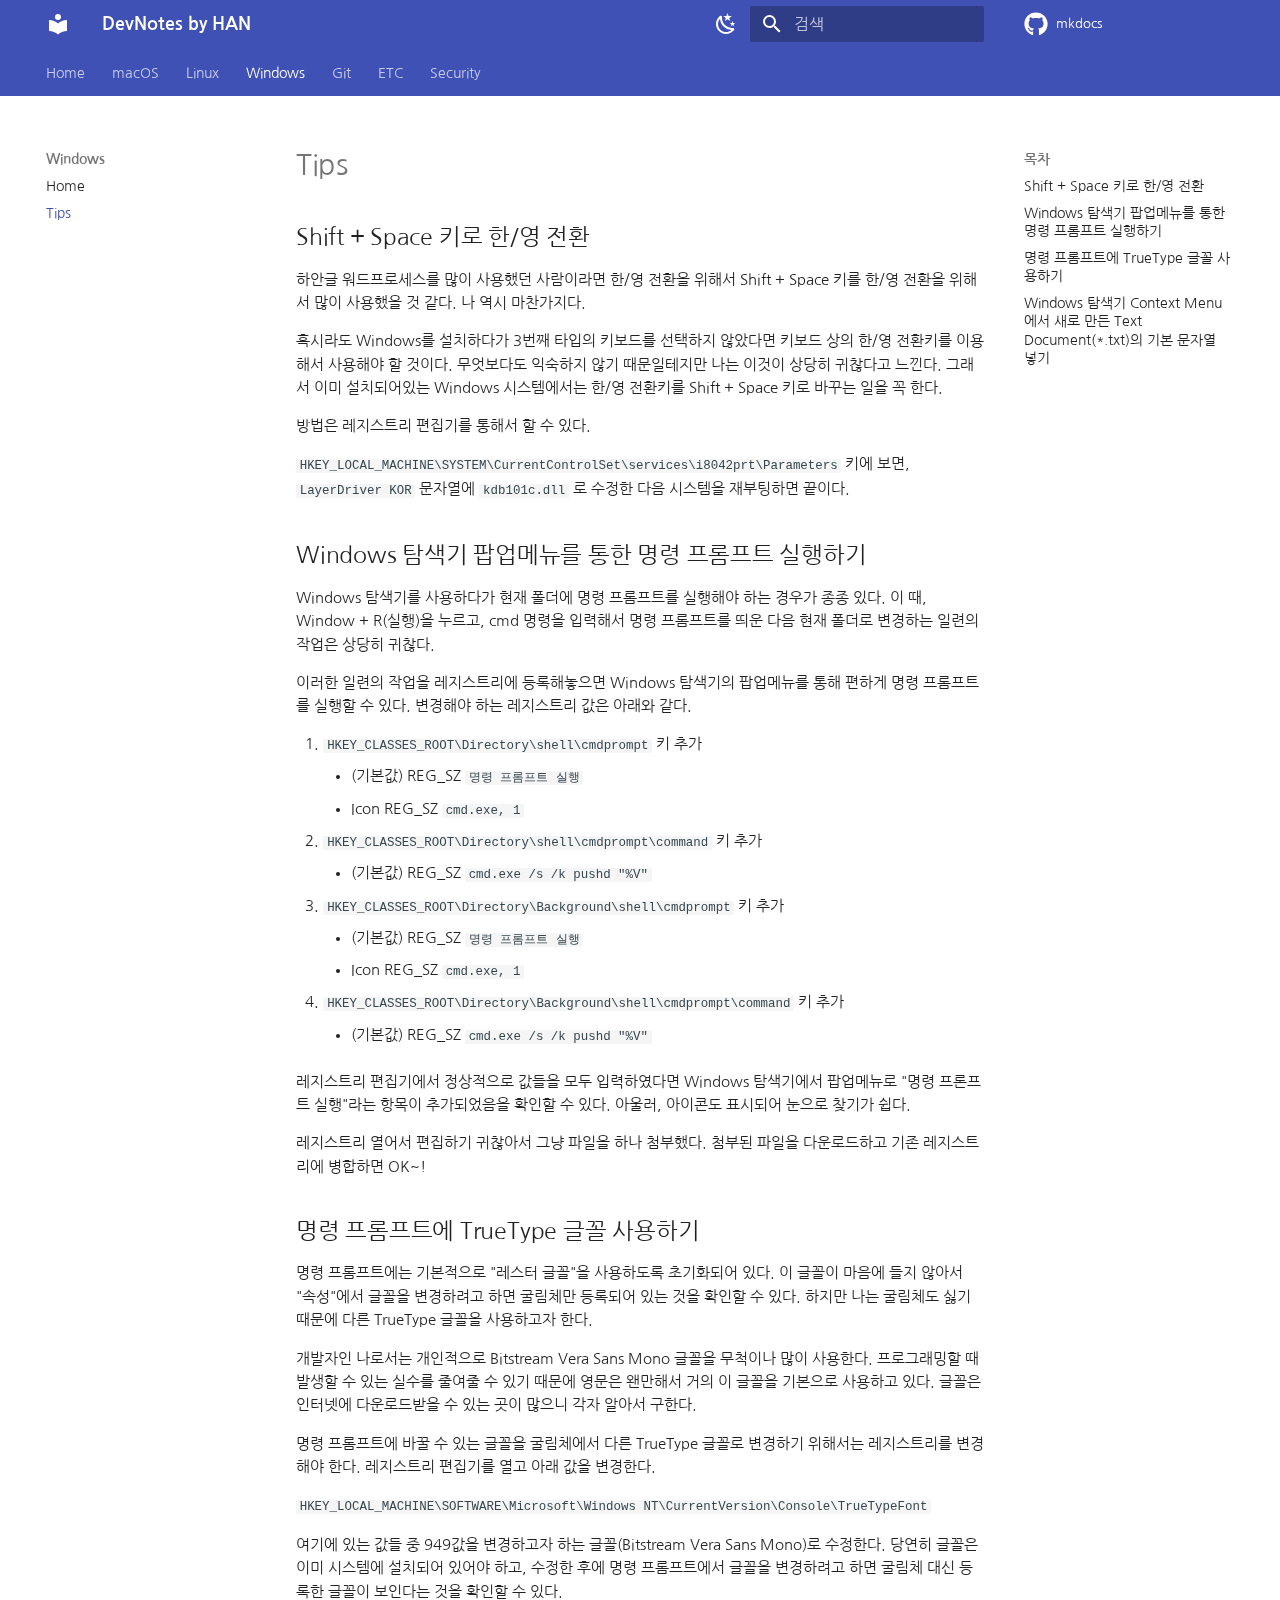
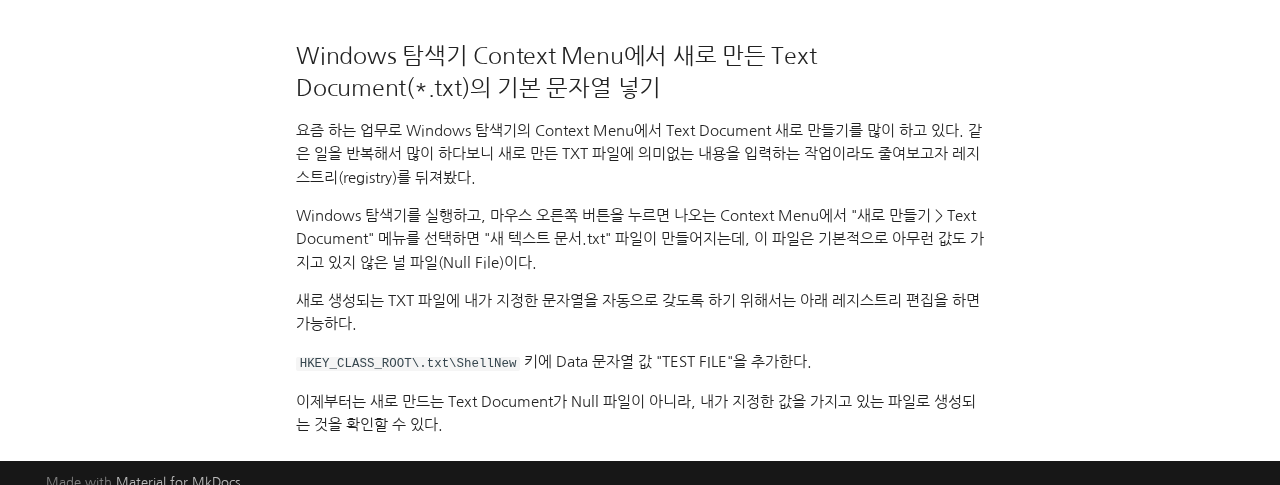
<file: windows/tips/index.html>
<!doctype html>
<html lang="ko" class="no-js">
  <head>
    
      <meta charset="utf-8">
      <meta name="viewport" content="width=device-width,initial-scale=1">
      
      
      
        <link rel="canonical" href="https://dohankwon.github.io/windows/tips/">
      
      
        <link rel="prev" href="../">
      
      
        <link rel="next" href="../../git/">
      
      <link rel="icon" href="../../assets/images/favicon.png">
      <meta name="generator" content="mkdocs-1.4.2, mkdocs-material-9.0.6">
    
    
      
        <title>Tips - DevNotes by HAN</title>
      
    
    
      <link rel="stylesheet" href="../../assets/stylesheets/main.558e4712.min.css">
      
        
        <link rel="stylesheet" href="../../assets/stylesheets/palette.2505c338.min.css">
      
      

    
    
    
      
        
        
        <link rel="preconnect" href="https://fonts.gstatic.com" crossorigin>
        <link rel="stylesheet" href="https://fonts.googleapis.com/css?family=Nanum+Gothic:300,300i,400,400i,700,700i%7CD2Coding:400,400i,700,700i&display=fallback">
        <style>:root{--md-text-font:"Nanum Gothic";--md-code-font:"D2Coding"}</style>
      
    
    
      <link rel="stylesheet" href="../../css/custom.css">
    
    <script>__md_scope=new URL("../..",location),__md_hash=e=>[...e].reduce((e,_)=>(e<<5)-e+_.charCodeAt(0),0),__md_get=(e,_=localStorage,t=__md_scope)=>JSON.parse(_.getItem(t.pathname+"."+e)),__md_set=(e,_,t=localStorage,a=__md_scope)=>{try{t.setItem(a.pathname+"."+e,JSON.stringify(_))}catch(e){}}</script>
    
      

    
    
    
  </head>
  
  
    
    
      
    
    
    
    
    <body dir="ltr" data-md-color-scheme="default" data-md-color-primary="" data-md-color-accent="">
  
    
    
      <script>var palette=__md_get("__palette");if(palette&&"object"==typeof palette.color)for(var key of Object.keys(palette.color))document.body.setAttribute("data-md-color-"+key,palette.color[key])</script>
    
    <input class="md-toggle" data-md-toggle="drawer" type="checkbox" id="__drawer" autocomplete="off">
    <input class="md-toggle" data-md-toggle="search" type="checkbox" id="__search" autocomplete="off">
    <label class="md-overlay" for="__drawer"></label>
    <div data-md-component="skip">
      
        
        <a href="#shift-space" class="md-skip">
          콘텐츠로 이동
        </a>
      
    </div>
    <div data-md-component="announce">
      
    </div>
    
    
      

<header class="md-header" data-md-component="header">
  <nav class="md-header__inner md-grid" aria-label="Header">
    <a href="../.." title="DevNotes by HAN" class="md-header__button md-logo" aria-label="DevNotes by HAN" data-md-component="logo">
      
  
  <svg xmlns="http://www.w3.org/2000/svg" viewBox="0 0 24 24"><path d="M12 8a3 3 0 0 0 3-3 3 3 0 0 0-3-3 3 3 0 0 0-3 3 3 3 0 0 0 3 3m0 3.54C9.64 9.35 6.5 8 3 8v11c3.5 0 6.64 1.35 9 3.54 2.36-2.19 5.5-3.54 9-3.54V8c-3.5 0-6.64 1.35-9 3.54Z"/></svg>

    </a>
    <label class="md-header__button md-icon" for="__drawer">
      <svg xmlns="http://www.w3.org/2000/svg" viewBox="0 0 24 24"><path d="M3 6h18v2H3V6m0 5h18v2H3v-2m0 5h18v2H3v-2Z"/></svg>
    </label>
    <div class="md-header__title" data-md-component="header-title">
      <div class="md-header__ellipsis">
        <div class="md-header__topic">
          <span class="md-ellipsis">
            DevNotes by HAN
          </span>
        </div>
        <div class="md-header__topic" data-md-component="header-topic">
          <span class="md-ellipsis">
            
              Tips
            
          </span>
        </div>
      </div>
    </div>
    
      <form class="md-header__option" data-md-component="palette">
        
          
          <input class="md-option" data-md-color-media="" data-md-color-scheme="default" data-md-color-primary="" data-md-color-accent=""  aria-label="Switch to dark mode"  type="radio" name="__palette" id="__palette_1">
          
            <label class="md-header__button md-icon" title="Switch to dark mode" for="__palette_2" hidden>
              <svg xmlns="http://www.w3.org/2000/svg" viewBox="0 0 24 24"><path d="m17.75 4.09-2.53 1.94.91 3.06-2.63-1.81-2.63 1.81.91-3.06-2.53-1.94L12.44 4l1.06-3 1.06 3 3.19.09m3.5 6.91-1.64 1.25.59 1.98-1.7-1.17-1.7 1.17.59-1.98L15.75 11l2.06-.05L18.5 9l.69 1.95 2.06.05m-2.28 4.95c.83-.08 1.72 1.1 1.19 1.85-.32.45-.66.87-1.08 1.27C15.17 23 8.84 23 4.94 19.07c-3.91-3.9-3.91-10.24 0-14.14.4-.4.82-.76 1.27-1.08.75-.53 1.93.36 1.85 1.19-.27 2.86.69 5.83 2.89 8.02a9.96 9.96 0 0 0 8.02 2.89m-1.64 2.02a12.08 12.08 0 0 1-7.8-3.47c-2.17-2.19-3.33-5-3.49-7.82-2.81 3.14-2.7 7.96.31 10.98 3.02 3.01 7.84 3.12 10.98.31Z"/></svg>
            </label>
          
        
          
          <input class="md-option" data-md-color-media="" data-md-color-scheme="slate" data-md-color-primary="" data-md-color-accent=""  aria-label="Switch to light mode"  type="radio" name="__palette" id="__palette_2">
          
            <label class="md-header__button md-icon" title="Switch to light mode" for="__palette_1" hidden>
              <svg xmlns="http://www.w3.org/2000/svg" viewBox="0 0 24 24"><path d="M12 7a5 5 0 0 1 5 5 5 5 0 0 1-5 5 5 5 0 0 1-5-5 5 5 0 0 1 5-5m0 2a3 3 0 0 0-3 3 3 3 0 0 0 3 3 3 3 0 0 0 3-3 3 3 0 0 0-3-3m0-7 2.39 3.42C13.65 5.15 12.84 5 12 5c-.84 0-1.65.15-2.39.42L12 2M3.34 7l4.16-.35A7.2 7.2 0 0 0 5.94 8.5c-.44.74-.69 1.5-.83 2.29L3.34 7m.02 10 1.76-3.77a7.131 7.131 0 0 0 2.38 4.14L3.36 17M20.65 7l-1.77 3.79a7.023 7.023 0 0 0-2.38-4.15l4.15.36m-.01 10-4.14.36c.59-.51 1.12-1.14 1.54-1.86.42-.73.69-1.5.83-2.29L20.64 17M12 22l-2.41-3.44c.74.27 1.55.44 2.41.44.82 0 1.63-.17 2.37-.44L12 22Z"/></svg>
            </label>
          
        
      </form>
    
    
    
      <label class="md-header__button md-icon" for="__search">
        <svg xmlns="http://www.w3.org/2000/svg" viewBox="0 0 24 24"><path d="M9.5 3A6.5 6.5 0 0 1 16 9.5c0 1.61-.59 3.09-1.56 4.23l.27.27h.79l5 5-1.5 1.5-5-5v-.79l-.27-.27A6.516 6.516 0 0 1 9.5 16 6.5 6.5 0 0 1 3 9.5 6.5 6.5 0 0 1 9.5 3m0 2C7 5 5 7 5 9.5S7 14 9.5 14 14 12 14 9.5 12 5 9.5 5Z"/></svg>
      </label>
      <div class="md-search" data-md-component="search" role="dialog">
  <label class="md-search__overlay" for="__search"></label>
  <div class="md-search__inner" role="search">
    <form class="md-search__form" name="search">
      <input type="text" class="md-search__input" name="query" aria-label="검색" placeholder="검색" autocapitalize="off" autocorrect="off" autocomplete="off" spellcheck="false" data-md-component="search-query" required>
      <label class="md-search__icon md-icon" for="__search">
        <svg xmlns="http://www.w3.org/2000/svg" viewBox="0 0 24 24"><path d="M9.5 3A6.5 6.5 0 0 1 16 9.5c0 1.61-.59 3.09-1.56 4.23l.27.27h.79l5 5-1.5 1.5-5-5v-.79l-.27-.27A6.516 6.516 0 0 1 9.5 16 6.5 6.5 0 0 1 3 9.5 6.5 6.5 0 0 1 9.5 3m0 2C7 5 5 7 5 9.5S7 14 9.5 14 14 12 14 9.5 12 5 9.5 5Z"/></svg>
        <svg xmlns="http://www.w3.org/2000/svg" viewBox="0 0 24 24"><path d="M20 11v2H8l5.5 5.5-1.42 1.42L4.16 12l7.92-7.92L13.5 5.5 8 11h12Z"/></svg>
      </label>
      <nav class="md-search__options" aria-label="검색">
        
        <button type="reset" class="md-search__icon md-icon" title="지우기" aria-label="지우기" tabindex="-1">
          <svg xmlns="http://www.w3.org/2000/svg" viewBox="0 0 24 24"><path d="M19 6.41 17.59 5 12 10.59 6.41 5 5 6.41 10.59 12 5 17.59 6.41 19 12 13.41 17.59 19 19 17.59 13.41 12 19 6.41Z"/></svg>
        </button>
      </nav>
      
        <div class="md-search__suggest" data-md-component="search-suggest"></div>
      
    </form>
    <div class="md-search__output">
      <div class="md-search__scrollwrap" data-md-scrollfix>
        <div class="md-search-result" data-md-component="search-result">
          <div class="md-search-result__meta">
            검색 초기화
          </div>
          <ol class="md-search-result__list" role="presentation"></ol>
        </div>
      </div>
    </div>
  </div>
</div>
    
    
      <div class="md-header__source">
        <a href="https://github.com/dohankwon/mkdocs" title="저장소로 이동" class="md-source" data-md-component="source">
  <div class="md-source__icon md-icon">
    
    <svg xmlns="http://www.w3.org/2000/svg" viewBox="0 0 496 512"><!--! Font Awesome Free 6.2.1 by @fontawesome - https://fontawesome.com License - https://fontawesome.com/license/free (Icons: CC BY 4.0, Fonts: SIL OFL 1.1, Code: MIT License) Copyright 2022 Fonticons, Inc.--><path d="M165.9 397.4c0 2-2.3 3.6-5.2 3.6-3.3.3-5.6-1.3-5.6-3.6 0-2 2.3-3.6 5.2-3.6 3-.3 5.6 1.3 5.6 3.6zm-31.1-4.5c-.7 2 1.3 4.3 4.3 4.9 2.6 1 5.6 0 6.2-2s-1.3-4.3-4.3-5.2c-2.6-.7-5.5.3-6.2 2.3zm44.2-1.7c-2.9.7-4.9 2.6-4.6 4.9.3 2 2.9 3.3 5.9 2.6 2.9-.7 4.9-2.6 4.6-4.6-.3-1.9-3-3.2-5.9-2.9zM244.8 8C106.1 8 0 113.3 0 252c0 110.9 69.8 205.8 169.5 239.2 12.8 2.3 17.3-5.6 17.3-12.1 0-6.2-.3-40.4-.3-61.4 0 0-70 15-84.7-29.8 0 0-11.4-29.1-27.8-36.6 0 0-22.9-15.7 1.6-15.4 0 0 24.9 2 38.6 25.8 21.9 38.6 58.6 27.5 72.9 20.9 2.3-16 8.8-27.1 16-33.7-55.9-6.2-112.3-14.3-112.3-110.5 0-27.5 7.6-41.3 23.6-58.9-2.6-6.5-11.1-33.3 2.6-67.9 20.9-6.5 69 27 69 27 20-5.6 41.5-8.5 62.8-8.5s42.8 2.9 62.8 8.5c0 0 48.1-33.6 69-27 13.7 34.7 5.2 61.4 2.6 67.9 16 17.7 25.8 31.5 25.8 58.9 0 96.5-58.9 104.2-114.8 110.5 9.2 7.9 17 22.9 17 46.4 0 33.7-.3 75.4-.3 83.6 0 6.5 4.6 14.4 17.3 12.1C428.2 457.8 496 362.9 496 252 496 113.3 383.5 8 244.8 8zM97.2 352.9c-1.3 1-1 3.3.7 5.2 1.6 1.6 3.9 2.3 5.2 1 1.3-1 1-3.3-.7-5.2-1.6-1.6-3.9-2.3-5.2-1zm-10.8-8.1c-.7 1.3.3 2.9 2.3 3.9 1.6 1 3.6.7 4.3-.7.7-1.3-.3-2.9-2.3-3.9-2-.6-3.6-.3-4.3.7zm32.4 35.6c-1.6 1.3-1 4.3 1.3 6.2 2.3 2.3 5.2 2.6 6.5 1 1.3-1.3.7-4.3-1.3-6.2-2.2-2.3-5.2-2.6-6.5-1zm-11.4-14.7c-1.6 1-1.6 3.6 0 5.9 1.6 2.3 4.3 3.3 5.6 2.3 1.6-1.3 1.6-3.9 0-6.2-1.4-2.3-4-3.3-5.6-2z"/></svg>
  </div>
  <div class="md-source__repository">
    mkdocs
  </div>
</a>
      </div>
    
  </nav>
  
</header>
    
    <div class="md-container" data-md-component="container">
      
      
        
          
            
<nav class="md-tabs" aria-label="Tabs" data-md-component="tabs">
  <div class="md-tabs__inner md-grid">
    <ul class="md-tabs__list">
      
        
  
  


  <li class="md-tabs__item">
    <a href="../.." class="md-tabs__link">
      Home
    </a>
  </li>

      
        
  
  


  
  
  
    <li class="md-tabs__item">
      <a href="../../macos/" class="md-tabs__link">
        macOS
      </a>
    </li>
  

      
        
  
  


  
  
  
    <li class="md-tabs__item">
      <a href="../../linux/" class="md-tabs__link">
        Linux
      </a>
    </li>
  

      
        
  
  
    
  


  
  
  
    <li class="md-tabs__item">
      <a href="../" class="md-tabs__link md-tabs__link--active">
        Windows
      </a>
    </li>
  

      
        
  
  


  
  
  
    <li class="md-tabs__item">
      <a href="../../git/" class="md-tabs__link">
        Git
      </a>
    </li>
  

      
        
  
  


  
  
  
    <li class="md-tabs__item">
      <a href="../../etc/" class="md-tabs__link">
        ETC
      </a>
    </li>
  

      
        
  
  


  
  
  
    <li class="md-tabs__item">
      <a href="../../security/glossary/" class="md-tabs__link">
        Security
      </a>
    </li>
  

      
    </ul>
  </div>
</nav>
          
        
      
      <main class="md-main" data-md-component="main">
        <div class="md-main__inner md-grid">
          
            
              
              <div class="md-sidebar md-sidebar--primary" data-md-component="sidebar" data-md-type="navigation" >
                <div class="md-sidebar__scrollwrap">
                  <div class="md-sidebar__inner">
                    

  


<nav class="md-nav md-nav--primary md-nav--lifted" aria-label="Navigation" data-md-level="0">
  <label class="md-nav__title" for="__drawer">
    <a href="../.." title="DevNotes by HAN" class="md-nav__button md-logo" aria-label="DevNotes by HAN" data-md-component="logo">
      
  
  <svg xmlns="http://www.w3.org/2000/svg" viewBox="0 0 24 24"><path d="M12 8a3 3 0 0 0 3-3 3 3 0 0 0-3-3 3 3 0 0 0-3 3 3 3 0 0 0 3 3m0 3.54C9.64 9.35 6.5 8 3 8v11c3.5 0 6.64 1.35 9 3.54 2.36-2.19 5.5-3.54 9-3.54V8c-3.5 0-6.64 1.35-9 3.54Z"/></svg>

    </a>
    DevNotes by HAN
  </label>
  
    <div class="md-nav__source">
      <a href="https://github.com/dohankwon/mkdocs" title="저장소로 이동" class="md-source" data-md-component="source">
  <div class="md-source__icon md-icon">
    
    <svg xmlns="http://www.w3.org/2000/svg" viewBox="0 0 496 512"><!--! Font Awesome Free 6.2.1 by @fontawesome - https://fontawesome.com License - https://fontawesome.com/license/free (Icons: CC BY 4.0, Fonts: SIL OFL 1.1, Code: MIT License) Copyright 2022 Fonticons, Inc.--><path d="M165.9 397.4c0 2-2.3 3.6-5.2 3.6-3.3.3-5.6-1.3-5.6-3.6 0-2 2.3-3.6 5.2-3.6 3-.3 5.6 1.3 5.6 3.6zm-31.1-4.5c-.7 2 1.3 4.3 4.3 4.9 2.6 1 5.6 0 6.2-2s-1.3-4.3-4.3-5.2c-2.6-.7-5.5.3-6.2 2.3zm44.2-1.7c-2.9.7-4.9 2.6-4.6 4.9.3 2 2.9 3.3 5.9 2.6 2.9-.7 4.9-2.6 4.6-4.6-.3-1.9-3-3.2-5.9-2.9zM244.8 8C106.1 8 0 113.3 0 252c0 110.9 69.8 205.8 169.5 239.2 12.8 2.3 17.3-5.6 17.3-12.1 0-6.2-.3-40.4-.3-61.4 0 0-70 15-84.7-29.8 0 0-11.4-29.1-27.8-36.6 0 0-22.9-15.7 1.6-15.4 0 0 24.9 2 38.6 25.8 21.9 38.6 58.6 27.5 72.9 20.9 2.3-16 8.8-27.1 16-33.7-55.9-6.2-112.3-14.3-112.3-110.5 0-27.5 7.6-41.3 23.6-58.9-2.6-6.5-11.1-33.3 2.6-67.9 20.9-6.5 69 27 69 27 20-5.6 41.5-8.5 62.8-8.5s42.8 2.9 62.8 8.5c0 0 48.1-33.6 69-27 13.7 34.7 5.2 61.4 2.6 67.9 16 17.7 25.8 31.5 25.8 58.9 0 96.5-58.9 104.2-114.8 110.5 9.2 7.9 17 22.9 17 46.4 0 33.7-.3 75.4-.3 83.6 0 6.5 4.6 14.4 17.3 12.1C428.2 457.8 496 362.9 496 252 496 113.3 383.5 8 244.8 8zM97.2 352.9c-1.3 1-1 3.3.7 5.2 1.6 1.6 3.9 2.3 5.2 1 1.3-1 1-3.3-.7-5.2-1.6-1.6-3.9-2.3-5.2-1zm-10.8-8.1c-.7 1.3.3 2.9 2.3 3.9 1.6 1 3.6.7 4.3-.7.7-1.3-.3-2.9-2.3-3.9-2-.6-3.6-.3-4.3.7zm32.4 35.6c-1.6 1.3-1 4.3 1.3 6.2 2.3 2.3 5.2 2.6 6.5 1 1.3-1.3.7-4.3-1.3-6.2-2.2-2.3-5.2-2.6-6.5-1zm-11.4-14.7c-1.6 1-1.6 3.6 0 5.9 1.6 2.3 4.3 3.3 5.6 2.3 1.6-1.3 1.6-3.9 0-6.2-1.4-2.3-4-3.3-5.6-2z"/></svg>
  </div>
  <div class="md-source__repository">
    mkdocs
  </div>
</a>
    </div>
  
  <ul class="md-nav__list" data-md-scrollfix>
    
      
      
      

  
  
  
    <li class="md-nav__item">
      <a href="../.." class="md-nav__link">
        Home
      </a>
    </li>
  

    
      
      
      

  
  
  
    
    <li class="md-nav__item md-nav__item--nested">
      
      
      
      
        
      
      <input class="md-nav__toggle md-toggle md-toggle--indeterminate" data-md-toggle="__nav_2" type="checkbox" id="__nav_2" >
      
      
      
        <label class="md-nav__link" for="__nav_2" tabindex="0" aria-expanded="false">
          macOS
          <span class="md-nav__icon md-icon"></span>
        </label>
      
      <nav class="md-nav" aria-label="macOS" data-md-level="1">
        <label class="md-nav__title" for="__nav_2">
          <span class="md-nav__icon md-icon"></span>
          macOS
        </label>
        <ul class="md-nav__list" data-md-scrollfix>
          
            
              
  
  
  
    <li class="md-nav__item">
      <a href="../../macos/" class="md-nav__link">
        Home
      </a>
    </li>
  

            
          
            
              
  
  
  
    
    <li class="md-nav__item md-nav__item--nested">
      
      
      
      
        
      
      <input class="md-nav__toggle md-toggle md-toggle--indeterminate" data-md-toggle="__nav_2_2" type="checkbox" id="__nav_2_2" >
      
      
      
        <label class="md-nav__link" for="__nav_2_2" tabindex="0" aria-expanded="false">
          Apps
          <span class="md-nav__icon md-icon"></span>
        </label>
      
      <nav class="md-nav" aria-label="Apps" data-md-level="2">
        <label class="md-nav__title" for="__nav_2_2">
          <span class="md-nav__icon md-icon"></span>
          Apps
        </label>
        <ul class="md-nav__list" data-md-scrollfix>
          
            
              
  
  
  
    <li class="md-nav__item">
      <a href="../../macos/vscode/" class="md-nav__link">
        Visual Studio Code
      </a>
    </li>
  

            
          
        </ul>
      </nav>
    </li>
  

            
          
        </ul>
      </nav>
    </li>
  

    
      
      
      

  
  
  
    
    <li class="md-nav__item md-nav__item--nested">
      
      
      
      
        
      
      <input class="md-nav__toggle md-toggle md-toggle--indeterminate" data-md-toggle="__nav_3" type="checkbox" id="__nav_3" >
      
      
      
        <label class="md-nav__link" for="__nav_3" tabindex="0" aria-expanded="false">
          Linux
          <span class="md-nav__icon md-icon"></span>
        </label>
      
      <nav class="md-nav" aria-label="Linux" data-md-level="1">
        <label class="md-nav__title" for="__nav_3">
          <span class="md-nav__icon md-icon"></span>
          Linux
        </label>
        <ul class="md-nav__list" data-md-scrollfix>
          
            
              
  
  
  
    <li class="md-nav__item">
      <a href="../../linux/" class="md-nav__link">
        Home
      </a>
    </li>
  

            
          
        </ul>
      </nav>
    </li>
  

    
      
      
      

  
  
    
  
  
    
    <li class="md-nav__item md-nav__item--active md-nav__item--nested">
      
      
      
      
      <input class="md-nav__toggle md-toggle " data-md-toggle="__nav_4" type="checkbox" id="__nav_4" checked>
      
      
      
        <label class="md-nav__link" for="__nav_4" tabindex="0" aria-expanded="true">
          Windows
          <span class="md-nav__icon md-icon"></span>
        </label>
      
      <nav class="md-nav" aria-label="Windows" data-md-level="1">
        <label class="md-nav__title" for="__nav_4">
          <span class="md-nav__icon md-icon"></span>
          Windows
        </label>
        <ul class="md-nav__list" data-md-scrollfix>
          
            
              
  
  
  
    <li class="md-nav__item">
      <a href="../" class="md-nav__link">
        Home
      </a>
    </li>
  

            
          
            
              
  
  
    
  
  
    <li class="md-nav__item md-nav__item--active">
      
      <input class="md-nav__toggle md-toggle" data-md-toggle="toc" type="checkbox" id="__toc">
      
      
      
        <label class="md-nav__link md-nav__link--active" for="__toc">
          Tips
          <span class="md-nav__icon md-icon"></span>
        </label>
      
      <a href="./" class="md-nav__link md-nav__link--active">
        Tips
      </a>
      
        

<nav class="md-nav md-nav--secondary" aria-label="목차">
  
  
  
  
    <label class="md-nav__title" for="__toc">
      <span class="md-nav__icon md-icon"></span>
      목차
    </label>
    <ul class="md-nav__list" data-md-component="toc" data-md-scrollfix>
      
        <li class="md-nav__item">
  <a href="#shift-space" class="md-nav__link">
    Shift + Space 키로 한/영 전환
  </a>
  
</li>
      
        <li class="md-nav__item">
  <a href="#windows" class="md-nav__link">
    Windows 탐색기 팝업메뉴를 통한 명령 프롬프트 실행하기
  </a>
  
</li>
      
        <li class="md-nav__item">
  <a href="#truetype" class="md-nav__link">
    명령 프롬프트에 TrueType 글꼴 사용하기
  </a>
  
</li>
      
        <li class="md-nav__item">
  <a href="#windows-context-menu-text-documenttxt" class="md-nav__link">
    Windows 탐색기 Context Menu에서 새로 만든 Text Document(*.txt)의 기본 문자열 넣기
  </a>
  
</li>
      
    </ul>
  
</nav>
      
    </li>
  

            
          
        </ul>
      </nav>
    </li>
  

    
      
      
      

  
  
  
    
    <li class="md-nav__item md-nav__item--nested">
      
      
      
      
        
      
      <input class="md-nav__toggle md-toggle md-toggle--indeterminate" data-md-toggle="__nav_5" type="checkbox" id="__nav_5" >
      
      
      
        <label class="md-nav__link" for="__nav_5" tabindex="0" aria-expanded="false">
          Git
          <span class="md-nav__icon md-icon"></span>
        </label>
      
      <nav class="md-nav" aria-label="Git" data-md-level="1">
        <label class="md-nav__title" for="__nav_5">
          <span class="md-nav__icon md-icon"></span>
          Git
        </label>
        <ul class="md-nav__list" data-md-scrollfix>
          
            
              
  
  
  
    <li class="md-nav__item">
      <a href="../../git/" class="md-nav__link">
        Home
      </a>
    </li>
  

            
          
            
              
  
  
  
    
    <li class="md-nav__item md-nav__item--nested">
      
      
      
      
        
      
      <input class="md-nav__toggle md-toggle md-toggle--indeterminate" data-md-toggle="__nav_5_2" type="checkbox" id="__nav_5_2" >
      
      
      
        <label class="md-nav__link" for="__nav_5_2" tabindex="0" aria-expanded="false">
          GitHub
          <span class="md-nav__icon md-icon"></span>
        </label>
      
      <nav class="md-nav" aria-label="GitHub" data-md-level="2">
        <label class="md-nav__title" for="__nav_5_2">
          <span class="md-nav__icon md-icon"></span>
          GitHub
        </label>
        <ul class="md-nav__list" data-md-scrollfix>
          
            
              
  
  
  
    <li class="md-nav__item">
      <a href="../../git/github/" class="md-nav__link">
        About
      </a>
    </li>
  

            
          
            
              
  
  
  
    <li class="md-nav__item">
      <a href="../../git/github/actions/" class="md-nav__link">
        Actions
      </a>
    </li>
  

            
          
        </ul>
      </nav>
    </li>
  

            
          
        </ul>
      </nav>
    </li>
  

    
      
      
      

  
  
  
    
    <li class="md-nav__item md-nav__item--nested">
      
      
      
      
        
      
      <input class="md-nav__toggle md-toggle md-toggle--indeterminate" data-md-toggle="__nav_6" type="checkbox" id="__nav_6" >
      
      
      
        <label class="md-nav__link" for="__nav_6" tabindex="0" aria-expanded="false">
          ETC
          <span class="md-nav__icon md-icon"></span>
        </label>
      
      <nav class="md-nav" aria-label="ETC" data-md-level="1">
        <label class="md-nav__title" for="__nav_6">
          <span class="md-nav__icon md-icon"></span>
          ETC
        </label>
        <ul class="md-nav__list" data-md-scrollfix>
          
            
              
  
  
  
    <li class="md-nav__item">
      <a href="../../etc/" class="md-nav__link">
        Home
      </a>
    </li>
  

            
          
            
              
  
  
  
    <li class="md-nav__item">
      <a href="../../etc/mkdocs/" class="md-nav__link">
        MkDocs
      </a>
    </li>
  

            
          
            
              
  
  
  
    <li class="md-nav__item">
      <a href="../../etc/material4mkdocs/" class="md-nav__link">
        Material for MkDocs
      </a>
    </li>
  

            
          
        </ul>
      </nav>
    </li>
  

    
      
      
      

  
  
  
    
    <li class="md-nav__item md-nav__item--nested">
      
      
      
      
        
      
      <input class="md-nav__toggle md-toggle md-toggle--indeterminate" data-md-toggle="__nav_7" type="checkbox" id="__nav_7" >
      
      
      
        <label class="md-nav__link" for="__nav_7" tabindex="0" aria-expanded="false">
          Security
          <span class="md-nav__icon md-icon"></span>
        </label>
      
      <nav class="md-nav" aria-label="Security" data-md-level="1">
        <label class="md-nav__title" for="__nav_7">
          <span class="md-nav__icon md-icon"></span>
          Security
        </label>
        <ul class="md-nav__list" data-md-scrollfix>
          
            
              
  
  
  
    <li class="md-nav__item">
      <a href="../../security/glossary/" class="md-nav__link">
        Glossary
      </a>
    </li>
  

            
          
        </ul>
      </nav>
    </li>
  

    
  </ul>
</nav>
                  </div>
                </div>
              </div>
            
            
              
              <div class="md-sidebar md-sidebar--secondary" data-md-component="sidebar" data-md-type="toc" >
                <div class="md-sidebar__scrollwrap">
                  <div class="md-sidebar__inner">
                    

<nav class="md-nav md-nav--secondary" aria-label="목차">
  
  
  
  
    <label class="md-nav__title" for="__toc">
      <span class="md-nav__icon md-icon"></span>
      목차
    </label>
    <ul class="md-nav__list" data-md-component="toc" data-md-scrollfix>
      
        <li class="md-nav__item">
  <a href="#shift-space" class="md-nav__link">
    Shift + Space 키로 한/영 전환
  </a>
  
</li>
      
        <li class="md-nav__item">
  <a href="#windows" class="md-nav__link">
    Windows 탐색기 팝업메뉴를 통한 명령 프롬프트 실행하기
  </a>
  
</li>
      
        <li class="md-nav__item">
  <a href="#truetype" class="md-nav__link">
    명령 프롬프트에 TrueType 글꼴 사용하기
  </a>
  
</li>
      
        <li class="md-nav__item">
  <a href="#windows-context-menu-text-documenttxt" class="md-nav__link">
    Windows 탐색기 Context Menu에서 새로 만든 Text Document(*.txt)의 기본 문자열 넣기
  </a>
  
</li>
      
    </ul>
  
</nav>
                  </div>
                </div>
              </div>
            
          
          
            <div class="md-content" data-md-component="content">
              <article class="md-content__inner md-typeset">
                
                  

  
  



  <h1>Tips</h1>

<h2 id="shift-space">Shift + Space 키로 한/영 전환<a class="headerlink" href="#shift-space" title="Permanent link">&para;</a></h2>
<p>하안글 워드프로세스를 많이 사용했던 사람이라면 한/영 전환을 위해서 Shift + Space 키를 한/영 전환을 위해서 많이 사용했을 것 같다.
나 역시 마찬가지다.</p>
<p>혹시라도 Windows를 설치하다가 3번째 타입의 키보드를 선택하지 않았다면 키보드 상의 한/영 전환키를 이용해서 사용해야 할 것이다.
무엇보다도 익숙하지 않기 때문일테지만 나는 이것이 상당히 귀찮다고 느낀다.
그래서 이미 설치되어있는 Windows 시스템에서는 한/영 전환키를 Shift + Space 키로 바꾸는 일을 꼭 한다.</p>
<p>방법은 레지스트리 편집기를 통해서 할 수 있다.</p>
<p><code>HKEY_LOCAL_MACHINE\SYSTEM\CurrentControlSet\services\i8042prt\Parameters</code> 키에 보면, <code>LayerDriver KOR</code> 문자열에 <code>kdb101c.dll</code> 로 수정한 다음 시스템을 재부팅하면 끝이다.</p>
<h2 id="windows">Windows 탐색기 팝업메뉴를 통한 명령 프롬프트 실행하기<a class="headerlink" href="#windows" title="Permanent link">&para;</a></h2>
<p>Windows 탐색기를 사용하다가 현재 폴더에 명령 프롬프트를 실행해야 하는 경우가 종종 있다.
이 때, Window + R(실행)을 누르고, cmd 명령을 입력해서 명령 프롬프트를 띄운 다음 현재 폴더로 변경하는 일련의 작업은 상당히 귀찮다.</p>
<p>이러한 일련의 작업을 레지스트리에 등록해놓으면 Windows 탐색기의 팝업메뉴를 통해 편하게 명령 프롬프트를 실행할 수 있다.
변경해야 하는 레지스트리 값은 아래와 같다.</p>
<ol>
<li><code>HKEY_CLASSES_ROOT\Directory\shell\cmdprompt</code> 키 추가<ul>
<li>(기본값) REG_SZ <code>명령 프롬프트 실행</code></li>
<li>Icon REG_SZ <code>cmd.exe, 1</code></li>
</ul>
</li>
<li><code>HKEY_CLASSES_ROOT\Directory\shell\cmdprompt\command</code> 키 추가<ul>
<li>(기본값) REG_SZ <code>cmd.exe /s /k pushd "%V"</code></li>
</ul>
</li>
<li><code>HKEY_CLASSES_ROOT\Directory\Background\shell\cmdprompt</code> 키 추가<ul>
<li>(기본값) REG_SZ <code>명령 프롬프트 실행</code></li>
<li>Icon REG_SZ <code>cmd.exe, 1</code></li>
</ul>
</li>
<li><code>HKEY_CLASSES_ROOT\Directory\Background\shell\cmdprompt\command</code> 키 추가<ul>
<li>(기본값) REG_SZ <code>cmd.exe /s /k pushd "%V"</code></li>
</ul>
</li>
</ol>
<p>레지스트리 편집기에서 정상적으로 값들을 모두 입력하였다면 Windows 탐색기에서 팝업메뉴로 "명령 프론프트 실행"라는 항목이 추가되었음을 확인할 수 있다. 
아울러, 아이콘도 표시되어 눈으로 찾기가 쉽다.</p>
<p>레지스트리 열어서 편집하기 귀찮아서 그냥 파일을 하나 첨부했다.
첨부된 파일을 다운로드하고 기존 레지스트리에 병합하면 OK~!</p>
<h2 id="truetype">명령 프롬프트에 TrueType 글꼴 사용하기<a class="headerlink" href="#truetype" title="Permanent link">&para;</a></h2>
<p>명령 프롬프트에는 기본적으로 "레스터 글꼴"을 사용하도록 초기화되어 있다.
이 글꼴이 마음에 들지 않아서 "속성"에서 글꼴을 변경하려고 하면 굴림체만 등록되어 있는 것을 확인할 수 있다.
하지만 나는 굴림체도 싫기 때문에 다른 TrueType 글꼴을 사용하고자 한다.</p>
<p>개발자인 나로서는 개인적으로 Bitstream Vera Sans Mono 글꼴을 무척이나 많이 사용한다.
프로그래밍할 때 발생할 수 있는 실수를 줄여줄 수 있기 때문에 영문은 왠만해서 거의 이 글꼴을 기본으로 사용하고 있다.
글꼴은 인터넷에 다운로드받을 수 있는 곳이 많으니 각자 알아서 구한다.</p>
<p>명령 프롬프트에 바꿀 수 있는 글꼴을 굴림체에서 다른 TrueType 글꼴로 변경하기 위해서는 레지스트리를 변경해야 한다.
레지스트리 편집기를 열고 아래 값을 변경한다.</p>
<p><code>HKEY_LOCAL_MACHINE\SOFTWARE\Microsoft\Windows NT\CurrentVersion\Console\TrueTypeFont</code></p>
<p>여기에 있는 값들 중 949값을 변경하고자 하는 글꼴(Bitstream Vera Sans Mono)로 수정한다.
당연히 글꼴은 이미 시스템에 설치되어 있어야 하고, 수정한 후에 명령 프롬프트에서 글꼴을 변경하려고 하면 굴림체 대신 등록한 글꼴이 보인다는 것을 확인할 수 있다.</p>
<h2 id="windows-context-menu-text-documenttxt">Windows 탐색기 Context Menu에서 새로 만든 Text Document(*.txt)의 기본 문자열 넣기<a class="headerlink" href="#windows-context-menu-text-documenttxt" title="Permanent link">&para;</a></h2>
<p>요즘 하는 업무로 Windows 탐색기의 Context Menu에서 Text Document 새로 만들기를 많이 하고 있다.
같은 일을 반복해서 많이 하다보니 새로 만든 TXT 파일에 의미없는 내용을 입력하는 작업이라도 줄여보고자 레지스트리(registry)를 뒤져봤다.</p>
<p>Windows 탐색기를 실행하고, 마우스 오른쪽 버튼을 누르면 나오는 Context Menu에서 "새로 만들기 &gt; Text Document" 메뉴를 선택하면 "새 텍스트 문서.txt" 파일이 만들어지는데, 이 파일은 기본적으로 아무런 값도 가지고 있지 않은 널 파일(Null File)이다.</p>
<p>새로 생성되는 TXT 파일에 내가 지정한 문자열을 자동으로 갖도록 하기 위해서는 아래 레지스트리 편집을 하면 가능하다.</p>
<p><code>HKEY_CLASS_ROOT\.txt\ShellNew</code> 키에 Data 문자열 값 "TEST FILE"을 추가한다.</p>
<p>이제부터는 새로 만드는 Text Document가 Null 파일이 아니라, 내가 지정한 값을 가지고 있는 파일로 생성되는 것을 확인할 수 있다.</p>





                
              </article>
            </div>
          
          
        </div>
        
      </main>
      
        <footer class="md-footer">
  
  <div class="md-footer-meta md-typeset">
    <div class="md-footer-meta__inner md-grid">
      <div class="md-copyright">
  
  
    Made with
    <a href="https://squidfunk.github.io/mkdocs-material/" target="_blank" rel="noopener">
      Material for MkDocs
    </a>
  
</div>
      
    </div>
  </div>
</footer>
      
    </div>
    <div class="md-dialog" data-md-component="dialog">
      <div class="md-dialog__inner md-typeset"></div>
    </div>
    
    <script id="__config" type="application/json">{"base": "../..", "features": ["navigation.tabs", "navigation.instant", "navigation.expand", "search.suggest", "search.highlight"], "search": "../../assets/javascripts/workers/search.e5c33ebb.min.js", "translations": {"clipboard.copied": "\ud074\ub9bd\ubcf4\ub4dc\uc5d0 \ubcf5\uc0ac\ub428", "clipboard.copy": "\ud074\ub9bd\ubcf4\ub4dc\ub85c \ubcf5\uc0ac", "search.result.more.one": "\uc774 \ubb38\uc11c\uc5d0\uc11c 1\uac1c\uc758 \uac80\uc0c9 \uacb0\uacfc \ub354 \ubcf4\uae30", "search.result.more.other": "\uc774 \ubb38\uc11c\uc5d0\uc11c #\uac1c\uc758 \uac80\uc0c9 \uacb0\uacfc \ub354 \ubcf4\uae30", "search.result.none": "\uac80\uc0c9\uc5b4\uc640 \uc77c\uce58\ud558\ub294 \ubb38\uc11c\uac00 \uc5c6\uc2b5\ub2c8\ub2e4", "search.result.one": "1\uac1c\uc758 \uc77c\uce58\ud558\ub294 \ubb38\uc11c", "search.result.other": "#\uac1c\uc758 \uc77c\uce58\ud558\ub294 \ubb38\uc11c", "search.result.placeholder": "\uac80\uc0c9\uc5b4\ub97c \uc785\ub825\ud558\uc138\uc694", "search.result.term.missing": "\ud3ec\ud568\ub418\uc9c0 \uc54a\uc740 \uac80\uc0c9\uc5b4", "select.version": "\ubc84\uc804 \uc120\ud0dd"}}</script>
    
    
      <script src="../../assets/javascripts/bundle.51d95adb.min.js"></script>
      
    
  </body>
</html>
</file>
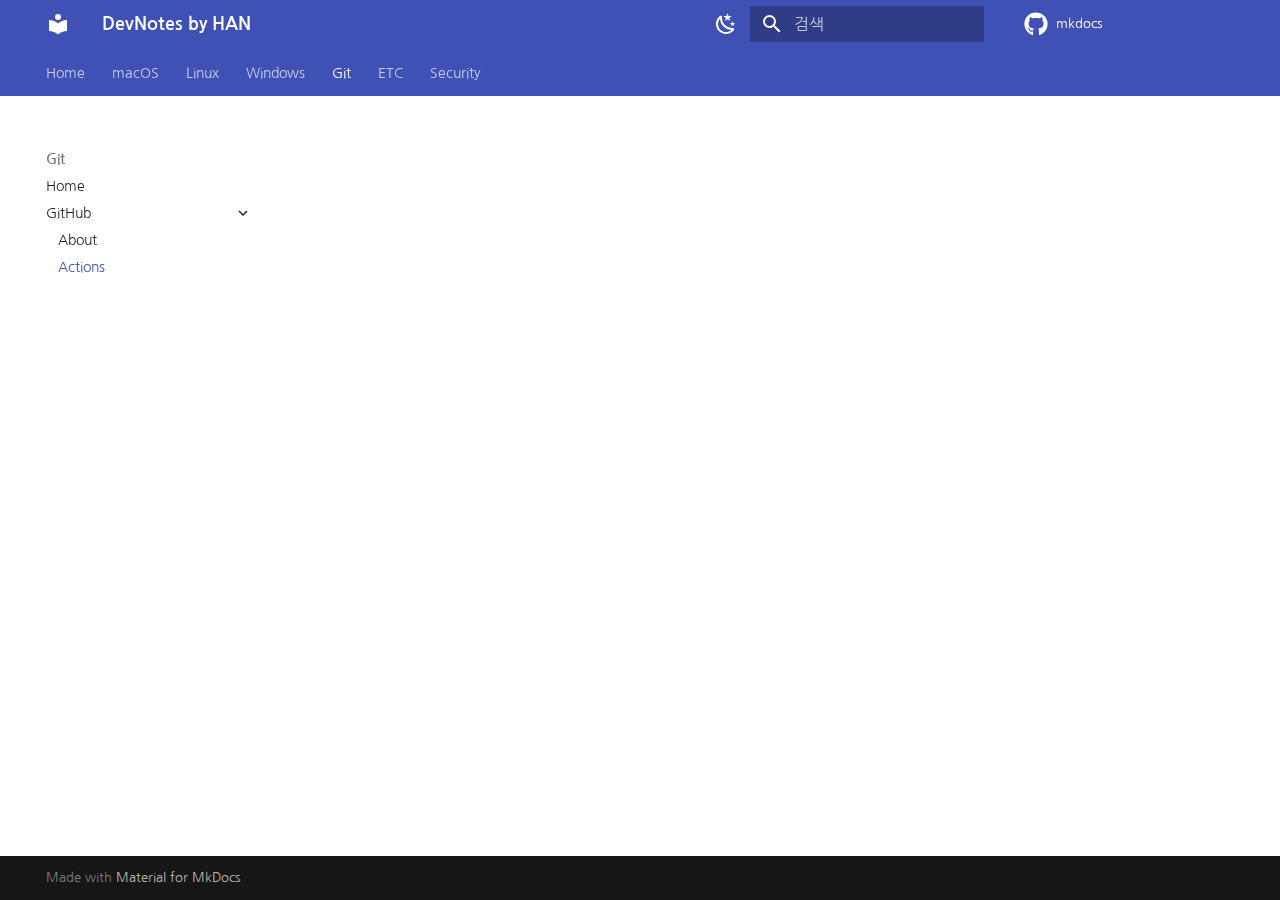
<file: git/github/actions/index.html>
<!doctype html>
<html lang="ko" class="no-js">
  <head>
    
      <meta charset="utf-8">
      <meta name="viewport" content="width=device-width,initial-scale=1">
      
      
      
        <link rel="canonical" href="https://dohankwon.github.io/git/github/actions/">
      
      
        <link rel="prev" href="../">
      
      
        <link rel="next" href="../../../etc/">
      
      <link rel="icon" href="../../../assets/images/favicon.png">
      <meta name="generator" content="mkdocs-1.4.2, mkdocs-material-9.0.6">
    
    
      
        <title>Actions - DevNotes by HAN</title>
      
    
    
      <link rel="stylesheet" href="../../../assets/stylesheets/main.558e4712.min.css">
      
        
        <link rel="stylesheet" href="../../../assets/stylesheets/palette.2505c338.min.css">
      
      

    
    
    
      
        
        
        <link rel="preconnect" href="https://fonts.gstatic.com" crossorigin>
        <link rel="stylesheet" href="https://fonts.googleapis.com/css?family=Nanum+Gothic:300,300i,400,400i,700,700i%7CD2Coding:400,400i,700,700i&display=fallback">
        <style>:root{--md-text-font:"Nanum Gothic";--md-code-font:"D2Coding"}</style>
      
    
    
      <link rel="stylesheet" href="../../../css/custom.css">
    
    <script>__md_scope=new URL("../../..",location),__md_hash=e=>[...e].reduce((e,_)=>(e<<5)-e+_.charCodeAt(0),0),__md_get=(e,_=localStorage,t=__md_scope)=>JSON.parse(_.getItem(t.pathname+"."+e)),__md_set=(e,_,t=localStorage,a=__md_scope)=>{try{t.setItem(a.pathname+"."+e,JSON.stringify(_))}catch(e){}}</script>
    
      

    
    
    
  </head>
  
  
    
    
      
    
    
    
    
    <body dir="ltr" data-md-color-scheme="default" data-md-color-primary="" data-md-color-accent="">
  
    
    
      <script>var palette=__md_get("__palette");if(palette&&"object"==typeof palette.color)for(var key of Object.keys(palette.color))document.body.setAttribute("data-md-color-"+key,palette.color[key])</script>
    
    <input class="md-toggle" data-md-toggle="drawer" type="checkbox" id="__drawer" autocomplete="off">
    <input class="md-toggle" data-md-toggle="search" type="checkbox" id="__search" autocomplete="off">
    <label class="md-overlay" for="__drawer"></label>
    <div data-md-component="skip">
      
    </div>
    <div data-md-component="announce">
      
    </div>
    
    
      

<header class="md-header" data-md-component="header">
  <nav class="md-header__inner md-grid" aria-label="Header">
    <a href="../../.." title="DevNotes by HAN" class="md-header__button md-logo" aria-label="DevNotes by HAN" data-md-component="logo">
      
  
  <svg xmlns="http://www.w3.org/2000/svg" viewBox="0 0 24 24"><path d="M12 8a3 3 0 0 0 3-3 3 3 0 0 0-3-3 3 3 0 0 0-3 3 3 3 0 0 0 3 3m0 3.54C9.64 9.35 6.5 8 3 8v11c3.5 0 6.64 1.35 9 3.54 2.36-2.19 5.5-3.54 9-3.54V8c-3.5 0-6.64 1.35-9 3.54Z"/></svg>

    </a>
    <label class="md-header__button md-icon" for="__drawer">
      <svg xmlns="http://www.w3.org/2000/svg" viewBox="0 0 24 24"><path d="M3 6h18v2H3V6m0 5h18v2H3v-2m0 5h18v2H3v-2Z"/></svg>
    </label>
    <div class="md-header__title" data-md-component="header-title">
      <div class="md-header__ellipsis">
        <div class="md-header__topic">
          <span class="md-ellipsis">
            DevNotes by HAN
          </span>
        </div>
        <div class="md-header__topic" data-md-component="header-topic">
          <span class="md-ellipsis">
            
              Actions
            
          </span>
        </div>
      </div>
    </div>
    
      <form class="md-header__option" data-md-component="palette">
        
          
          <input class="md-option" data-md-color-media="" data-md-color-scheme="default" data-md-color-primary="" data-md-color-accent=""  aria-label="Switch to dark mode"  type="radio" name="__palette" id="__palette_1">
          
            <label class="md-header__button md-icon" title="Switch to dark mode" for="__palette_2" hidden>
              <svg xmlns="http://www.w3.org/2000/svg" viewBox="0 0 24 24"><path d="m17.75 4.09-2.53 1.94.91 3.06-2.63-1.81-2.63 1.81.91-3.06-2.53-1.94L12.44 4l1.06-3 1.06 3 3.19.09m3.5 6.91-1.64 1.25.59 1.98-1.7-1.17-1.7 1.17.59-1.98L15.75 11l2.06-.05L18.5 9l.69 1.95 2.06.05m-2.28 4.95c.83-.08 1.72 1.1 1.19 1.85-.32.45-.66.87-1.08 1.27C15.17 23 8.84 23 4.94 19.07c-3.91-3.9-3.91-10.24 0-14.14.4-.4.82-.76 1.27-1.08.75-.53 1.93.36 1.85 1.19-.27 2.86.69 5.83 2.89 8.02a9.96 9.96 0 0 0 8.02 2.89m-1.64 2.02a12.08 12.08 0 0 1-7.8-3.47c-2.17-2.19-3.33-5-3.49-7.82-2.81 3.14-2.7 7.96.31 10.98 3.02 3.01 7.84 3.12 10.98.31Z"/></svg>
            </label>
          
        
          
          <input class="md-option" data-md-color-media="" data-md-color-scheme="slate" data-md-color-primary="" data-md-color-accent=""  aria-label="Switch to light mode"  type="radio" name="__palette" id="__palette_2">
          
            <label class="md-header__button md-icon" title="Switch to light mode" for="__palette_1" hidden>
              <svg xmlns="http://www.w3.org/2000/svg" viewBox="0 0 24 24"><path d="M12 7a5 5 0 0 1 5 5 5 5 0 0 1-5 5 5 5 0 0 1-5-5 5 5 0 0 1 5-5m0 2a3 3 0 0 0-3 3 3 3 0 0 0 3 3 3 3 0 0 0 3-3 3 3 0 0 0-3-3m0-7 2.39 3.42C13.65 5.15 12.84 5 12 5c-.84 0-1.65.15-2.39.42L12 2M3.34 7l4.16-.35A7.2 7.2 0 0 0 5.94 8.5c-.44.74-.69 1.5-.83 2.29L3.34 7m.02 10 1.76-3.77a7.131 7.131 0 0 0 2.38 4.14L3.36 17M20.65 7l-1.77 3.79a7.023 7.023 0 0 0-2.38-4.15l4.15.36m-.01 10-4.14.36c.59-.51 1.12-1.14 1.54-1.86.42-.73.69-1.5.83-2.29L20.64 17M12 22l-2.41-3.44c.74.27 1.55.44 2.41.44.82 0 1.63-.17 2.37-.44L12 22Z"/></svg>
            </label>
          
        
      </form>
    
    
    
      <label class="md-header__button md-icon" for="__search">
        <svg xmlns="http://www.w3.org/2000/svg" viewBox="0 0 24 24"><path d="M9.5 3A6.5 6.5 0 0 1 16 9.5c0 1.61-.59 3.09-1.56 4.23l.27.27h.79l5 5-1.5 1.5-5-5v-.79l-.27-.27A6.516 6.516 0 0 1 9.5 16 6.5 6.5 0 0 1 3 9.5 6.5 6.5 0 0 1 9.5 3m0 2C7 5 5 7 5 9.5S7 14 9.5 14 14 12 14 9.5 12 5 9.5 5Z"/></svg>
      </label>
      <div class="md-search" data-md-component="search" role="dialog">
  <label class="md-search__overlay" for="__search"></label>
  <div class="md-search__inner" role="search">
    <form class="md-search__form" name="search">
      <input type="text" class="md-search__input" name="query" aria-label="검색" placeholder="검색" autocapitalize="off" autocorrect="off" autocomplete="off" spellcheck="false" data-md-component="search-query" required>
      <label class="md-search__icon md-icon" for="__search">
        <svg xmlns="http://www.w3.org/2000/svg" viewBox="0 0 24 24"><path d="M9.5 3A6.5 6.5 0 0 1 16 9.5c0 1.61-.59 3.09-1.56 4.23l.27.27h.79l5 5-1.5 1.5-5-5v-.79l-.27-.27A6.516 6.516 0 0 1 9.5 16 6.5 6.5 0 0 1 3 9.5 6.5 6.5 0 0 1 9.5 3m0 2C7 5 5 7 5 9.5S7 14 9.5 14 14 12 14 9.5 12 5 9.5 5Z"/></svg>
        <svg xmlns="http://www.w3.org/2000/svg" viewBox="0 0 24 24"><path d="M20 11v2H8l5.5 5.5-1.42 1.42L4.16 12l7.92-7.92L13.5 5.5 8 11h12Z"/></svg>
      </label>
      <nav class="md-search__options" aria-label="검색">
        
        <button type="reset" class="md-search__icon md-icon" title="지우기" aria-label="지우기" tabindex="-1">
          <svg xmlns="http://www.w3.org/2000/svg" viewBox="0 0 24 24"><path d="M19 6.41 17.59 5 12 10.59 6.41 5 5 6.41 10.59 12 5 17.59 6.41 19 12 13.41 17.59 19 19 17.59 13.41 12 19 6.41Z"/></svg>
        </button>
      </nav>
      
        <div class="md-search__suggest" data-md-component="search-suggest"></div>
      
    </form>
    <div class="md-search__output">
      <div class="md-search__scrollwrap" data-md-scrollfix>
        <div class="md-search-result" data-md-component="search-result">
          <div class="md-search-result__meta">
            검색 초기화
          </div>
          <ol class="md-search-result__list" role="presentation"></ol>
        </div>
      </div>
    </div>
  </div>
</div>
    
    
      <div class="md-header__source">
        <a href="https://github.com/dohankwon/mkdocs" title="저장소로 이동" class="md-source" data-md-component="source">
  <div class="md-source__icon md-icon">
    
    <svg xmlns="http://www.w3.org/2000/svg" viewBox="0 0 496 512"><!--! Font Awesome Free 6.2.1 by @fontawesome - https://fontawesome.com License - https://fontawesome.com/license/free (Icons: CC BY 4.0, Fonts: SIL OFL 1.1, Code: MIT License) Copyright 2022 Fonticons, Inc.--><path d="M165.9 397.4c0 2-2.3 3.6-5.2 3.6-3.3.3-5.6-1.3-5.6-3.6 0-2 2.3-3.6 5.2-3.6 3-.3 5.6 1.3 5.6 3.6zm-31.1-4.5c-.7 2 1.3 4.3 4.3 4.9 2.6 1 5.6 0 6.2-2s-1.3-4.3-4.3-5.2c-2.6-.7-5.5.3-6.2 2.3zm44.2-1.7c-2.9.7-4.9 2.6-4.6 4.9.3 2 2.9 3.3 5.9 2.6 2.9-.7 4.9-2.6 4.6-4.6-.3-1.9-3-3.2-5.9-2.9zM244.8 8C106.1 8 0 113.3 0 252c0 110.9 69.8 205.8 169.5 239.2 12.8 2.3 17.3-5.6 17.3-12.1 0-6.2-.3-40.4-.3-61.4 0 0-70 15-84.7-29.8 0 0-11.4-29.1-27.8-36.6 0 0-22.9-15.7 1.6-15.4 0 0 24.9 2 38.6 25.8 21.9 38.6 58.6 27.5 72.9 20.9 2.3-16 8.8-27.1 16-33.7-55.9-6.2-112.3-14.3-112.3-110.5 0-27.5 7.6-41.3 23.6-58.9-2.6-6.5-11.1-33.3 2.6-67.9 20.9-6.5 69 27 69 27 20-5.6 41.5-8.5 62.8-8.5s42.8 2.9 62.8 8.5c0 0 48.1-33.6 69-27 13.7 34.7 5.2 61.4 2.6 67.9 16 17.7 25.8 31.5 25.8 58.9 0 96.5-58.9 104.2-114.8 110.5 9.2 7.9 17 22.9 17 46.4 0 33.7-.3 75.4-.3 83.6 0 6.5 4.6 14.4 17.3 12.1C428.2 457.8 496 362.9 496 252 496 113.3 383.5 8 244.8 8zM97.2 352.9c-1.3 1-1 3.3.7 5.2 1.6 1.6 3.9 2.3 5.2 1 1.3-1 1-3.3-.7-5.2-1.6-1.6-3.9-2.3-5.2-1zm-10.8-8.1c-.7 1.3.3 2.9 2.3 3.9 1.6 1 3.6.7 4.3-.7.7-1.3-.3-2.9-2.3-3.9-2-.6-3.6-.3-4.3.7zm32.4 35.6c-1.6 1.3-1 4.3 1.3 6.2 2.3 2.3 5.2 2.6 6.5 1 1.3-1.3.7-4.3-1.3-6.2-2.2-2.3-5.2-2.6-6.5-1zm-11.4-14.7c-1.6 1-1.6 3.6 0 5.9 1.6 2.3 4.3 3.3 5.6 2.3 1.6-1.3 1.6-3.9 0-6.2-1.4-2.3-4-3.3-5.6-2z"/></svg>
  </div>
  <div class="md-source__repository">
    mkdocs
  </div>
</a>
      </div>
    
  </nav>
  
</header>
    
    <div class="md-container" data-md-component="container">
      
      
        
          
            
<nav class="md-tabs" aria-label="Tabs" data-md-component="tabs">
  <div class="md-tabs__inner md-grid">
    <ul class="md-tabs__list">
      
        
  
  


  <li class="md-tabs__item">
    <a href="../../.." class="md-tabs__link">
      Home
    </a>
  </li>

      
        
  
  


  
  
  
    <li class="md-tabs__item">
      <a href="../../../macos/" class="md-tabs__link">
        macOS
      </a>
    </li>
  

      
        
  
  


  
  
  
    <li class="md-tabs__item">
      <a href="../../../linux/" class="md-tabs__link">
        Linux
      </a>
    </li>
  

      
        
  
  


  
  
  
    <li class="md-tabs__item">
      <a href="../../../windows/" class="md-tabs__link">
        Windows
      </a>
    </li>
  

      
        
  
  
    
  


  
  
  
    <li class="md-tabs__item">
      <a href="../../" class="md-tabs__link md-tabs__link--active">
        Git
      </a>
    </li>
  

      
        
  
  


  
  
  
    <li class="md-tabs__item">
      <a href="../../../etc/" class="md-tabs__link">
        ETC
      </a>
    </li>
  

      
        
  
  


  
  
  
    <li class="md-tabs__item">
      <a href="../../../security/glossary/" class="md-tabs__link">
        Security
      </a>
    </li>
  

      
    </ul>
  </div>
</nav>
          
        
      
      <main class="md-main" data-md-component="main">
        <div class="md-main__inner md-grid">
          
            
              
              <div class="md-sidebar md-sidebar--primary" data-md-component="sidebar" data-md-type="navigation" >
                <div class="md-sidebar__scrollwrap">
                  <div class="md-sidebar__inner">
                    

  


<nav class="md-nav md-nav--primary md-nav--lifted" aria-label="Navigation" data-md-level="0">
  <label class="md-nav__title" for="__drawer">
    <a href="../../.." title="DevNotes by HAN" class="md-nav__button md-logo" aria-label="DevNotes by HAN" data-md-component="logo">
      
  
  <svg xmlns="http://www.w3.org/2000/svg" viewBox="0 0 24 24"><path d="M12 8a3 3 0 0 0 3-3 3 3 0 0 0-3-3 3 3 0 0 0-3 3 3 3 0 0 0 3 3m0 3.54C9.64 9.35 6.5 8 3 8v11c3.5 0 6.64 1.35 9 3.54 2.36-2.19 5.5-3.54 9-3.54V8c-3.5 0-6.64 1.35-9 3.54Z"/></svg>

    </a>
    DevNotes by HAN
  </label>
  
    <div class="md-nav__source">
      <a href="https://github.com/dohankwon/mkdocs" title="저장소로 이동" class="md-source" data-md-component="source">
  <div class="md-source__icon md-icon">
    
    <svg xmlns="http://www.w3.org/2000/svg" viewBox="0 0 496 512"><!--! Font Awesome Free 6.2.1 by @fontawesome - https://fontawesome.com License - https://fontawesome.com/license/free (Icons: CC BY 4.0, Fonts: SIL OFL 1.1, Code: MIT License) Copyright 2022 Fonticons, Inc.--><path d="M165.9 397.4c0 2-2.3 3.6-5.2 3.6-3.3.3-5.6-1.3-5.6-3.6 0-2 2.3-3.6 5.2-3.6 3-.3 5.6 1.3 5.6 3.6zm-31.1-4.5c-.7 2 1.3 4.3 4.3 4.9 2.6 1 5.6 0 6.2-2s-1.3-4.3-4.3-5.2c-2.6-.7-5.5.3-6.2 2.3zm44.2-1.7c-2.9.7-4.9 2.6-4.6 4.9.3 2 2.9 3.3 5.9 2.6 2.9-.7 4.9-2.6 4.6-4.6-.3-1.9-3-3.2-5.9-2.9zM244.8 8C106.1 8 0 113.3 0 252c0 110.9 69.8 205.8 169.5 239.2 12.8 2.3 17.3-5.6 17.3-12.1 0-6.2-.3-40.4-.3-61.4 0 0-70 15-84.7-29.8 0 0-11.4-29.1-27.8-36.6 0 0-22.9-15.7 1.6-15.4 0 0 24.9 2 38.6 25.8 21.9 38.6 58.6 27.5 72.9 20.9 2.3-16 8.8-27.1 16-33.7-55.9-6.2-112.3-14.3-112.3-110.5 0-27.5 7.6-41.3 23.6-58.9-2.6-6.5-11.1-33.3 2.6-67.9 20.9-6.5 69 27 69 27 20-5.6 41.5-8.5 62.8-8.5s42.8 2.9 62.8 8.5c0 0 48.1-33.6 69-27 13.7 34.7 5.2 61.4 2.6 67.9 16 17.7 25.8 31.5 25.8 58.9 0 96.5-58.9 104.2-114.8 110.5 9.2 7.9 17 22.9 17 46.4 0 33.7-.3 75.4-.3 83.6 0 6.5 4.6 14.4 17.3 12.1C428.2 457.8 496 362.9 496 252 496 113.3 383.5 8 244.8 8zM97.2 352.9c-1.3 1-1 3.3.7 5.2 1.6 1.6 3.9 2.3 5.2 1 1.3-1 1-3.3-.7-5.2-1.6-1.6-3.9-2.3-5.2-1zm-10.8-8.1c-.7 1.3.3 2.9 2.3 3.9 1.6 1 3.6.7 4.3-.7.7-1.3-.3-2.9-2.3-3.9-2-.6-3.6-.3-4.3.7zm32.4 35.6c-1.6 1.3-1 4.3 1.3 6.2 2.3 2.3 5.2 2.6 6.5 1 1.3-1.3.7-4.3-1.3-6.2-2.2-2.3-5.2-2.6-6.5-1zm-11.4-14.7c-1.6 1-1.6 3.6 0 5.9 1.6 2.3 4.3 3.3 5.6 2.3 1.6-1.3 1.6-3.9 0-6.2-1.4-2.3-4-3.3-5.6-2z"/></svg>
  </div>
  <div class="md-source__repository">
    mkdocs
  </div>
</a>
    </div>
  
  <ul class="md-nav__list" data-md-scrollfix>
    
      
      
      

  
  
  
    <li class="md-nav__item">
      <a href="../../.." class="md-nav__link">
        Home
      </a>
    </li>
  

    
      
      
      

  
  
  
    
    <li class="md-nav__item md-nav__item--nested">
      
      
      
      
        
      
      <input class="md-nav__toggle md-toggle md-toggle--indeterminate" data-md-toggle="__nav_2" type="checkbox" id="__nav_2" >
      
      
      
        <label class="md-nav__link" for="__nav_2" tabindex="0" aria-expanded="false">
          macOS
          <span class="md-nav__icon md-icon"></span>
        </label>
      
      <nav class="md-nav" aria-label="macOS" data-md-level="1">
        <label class="md-nav__title" for="__nav_2">
          <span class="md-nav__icon md-icon"></span>
          macOS
        </label>
        <ul class="md-nav__list" data-md-scrollfix>
          
            
              
  
  
  
    <li class="md-nav__item">
      <a href="../../../macos/" class="md-nav__link">
        Home
      </a>
    </li>
  

            
          
            
              
  
  
  
    
    <li class="md-nav__item md-nav__item--nested">
      
      
      
      
        
      
      <input class="md-nav__toggle md-toggle md-toggle--indeterminate" data-md-toggle="__nav_2_2" type="checkbox" id="__nav_2_2" >
      
      
      
        <label class="md-nav__link" for="__nav_2_2" tabindex="0" aria-expanded="false">
          Apps
          <span class="md-nav__icon md-icon"></span>
        </label>
      
      <nav class="md-nav" aria-label="Apps" data-md-level="2">
        <label class="md-nav__title" for="__nav_2_2">
          <span class="md-nav__icon md-icon"></span>
          Apps
        </label>
        <ul class="md-nav__list" data-md-scrollfix>
          
            
              
  
  
  
    <li class="md-nav__item">
      <a href="../../../macos/vscode/" class="md-nav__link">
        Visual Studio Code
      </a>
    </li>
  

            
          
        </ul>
      </nav>
    </li>
  

            
          
        </ul>
      </nav>
    </li>
  

    
      
      
      

  
  
  
    
    <li class="md-nav__item md-nav__item--nested">
      
      
      
      
        
      
      <input class="md-nav__toggle md-toggle md-toggle--indeterminate" data-md-toggle="__nav_3" type="checkbox" id="__nav_3" >
      
      
      
        <label class="md-nav__link" for="__nav_3" tabindex="0" aria-expanded="false">
          Linux
          <span class="md-nav__icon md-icon"></span>
        </label>
      
      <nav class="md-nav" aria-label="Linux" data-md-level="1">
        <label class="md-nav__title" for="__nav_3">
          <span class="md-nav__icon md-icon"></span>
          Linux
        </label>
        <ul class="md-nav__list" data-md-scrollfix>
          
            
              
  
  
  
    <li class="md-nav__item">
      <a href="../../../linux/" class="md-nav__link">
        Home
      </a>
    </li>
  

            
          
        </ul>
      </nav>
    </li>
  

    
      
      
      

  
  
  
    
    <li class="md-nav__item md-nav__item--nested">
      
      
      
      
        
      
      <input class="md-nav__toggle md-toggle md-toggle--indeterminate" data-md-toggle="__nav_4" type="checkbox" id="__nav_4" >
      
      
      
        <label class="md-nav__link" for="__nav_4" tabindex="0" aria-expanded="false">
          Windows
          <span class="md-nav__icon md-icon"></span>
        </label>
      
      <nav class="md-nav" aria-label="Windows" data-md-level="1">
        <label class="md-nav__title" for="__nav_4">
          <span class="md-nav__icon md-icon"></span>
          Windows
        </label>
        <ul class="md-nav__list" data-md-scrollfix>
          
            
              
  
  
  
    <li class="md-nav__item">
      <a href="../../../windows/" class="md-nav__link">
        Home
      </a>
    </li>
  

            
          
            
              
  
  
  
    <li class="md-nav__item">
      <a href="../../../windows/tips/" class="md-nav__link">
        Tips
      </a>
    </li>
  

            
          
        </ul>
      </nav>
    </li>
  

    
      
      
      

  
  
    
  
  
    
    <li class="md-nav__item md-nav__item--active md-nav__item--nested">
      
      
      
      
      <input class="md-nav__toggle md-toggle " data-md-toggle="__nav_5" type="checkbox" id="__nav_5" checked>
      
      
      
        <label class="md-nav__link" for="__nav_5" tabindex="0" aria-expanded="true">
          Git
          <span class="md-nav__icon md-icon"></span>
        </label>
      
      <nav class="md-nav" aria-label="Git" data-md-level="1">
        <label class="md-nav__title" for="__nav_5">
          <span class="md-nav__icon md-icon"></span>
          Git
        </label>
        <ul class="md-nav__list" data-md-scrollfix>
          
            
              
  
  
  
    <li class="md-nav__item">
      <a href="../../" class="md-nav__link">
        Home
      </a>
    </li>
  

            
          
            
              
  
  
    
  
  
    
    <li class="md-nav__item md-nav__item--active md-nav__item--nested">
      
      
      
      
      <input class="md-nav__toggle md-toggle " data-md-toggle="__nav_5_2" type="checkbox" id="__nav_5_2" checked>
      
      
      
        <label class="md-nav__link" for="__nav_5_2" tabindex="0" aria-expanded="true">
          GitHub
          <span class="md-nav__icon md-icon"></span>
        </label>
      
      <nav class="md-nav" aria-label="GitHub" data-md-level="2">
        <label class="md-nav__title" for="__nav_5_2">
          <span class="md-nav__icon md-icon"></span>
          GitHub
        </label>
        <ul class="md-nav__list" data-md-scrollfix>
          
            
              
  
  
  
    <li class="md-nav__item">
      <a href="../" class="md-nav__link">
        About
      </a>
    </li>
  

            
          
            
              
  
  
    
  
  
    <li class="md-nav__item md-nav__item--active">
      
      <input class="md-nav__toggle md-toggle" data-md-toggle="toc" type="checkbox" id="__toc">
      
      
      
      <a href="./" class="md-nav__link md-nav__link--active">
        Actions
      </a>
      
    </li>
  

            
          
        </ul>
      </nav>
    </li>
  

            
          
        </ul>
      </nav>
    </li>
  

    
      
      
      

  
  
  
    
    <li class="md-nav__item md-nav__item--nested">
      
      
      
      
        
      
      <input class="md-nav__toggle md-toggle md-toggle--indeterminate" data-md-toggle="__nav_6" type="checkbox" id="__nav_6" >
      
      
      
        <label class="md-nav__link" for="__nav_6" tabindex="0" aria-expanded="false">
          ETC
          <span class="md-nav__icon md-icon"></span>
        </label>
      
      <nav class="md-nav" aria-label="ETC" data-md-level="1">
        <label class="md-nav__title" for="__nav_6">
          <span class="md-nav__icon md-icon"></span>
          ETC
        </label>
        <ul class="md-nav__list" data-md-scrollfix>
          
            
              
  
  
  
    <li class="md-nav__item">
      <a href="../../../etc/" class="md-nav__link">
        Home
      </a>
    </li>
  

            
          
            
              
  
  
  
    <li class="md-nav__item">
      <a href="../../../etc/mkdocs/" class="md-nav__link">
        MkDocs
      </a>
    </li>
  

            
          
            
              
  
  
  
    <li class="md-nav__item">
      <a href="../../../etc/material4mkdocs/" class="md-nav__link">
        Material for MkDocs
      </a>
    </li>
  

            
          
        </ul>
      </nav>
    </li>
  

    
      
      
      

  
  
  
    
    <li class="md-nav__item md-nav__item--nested">
      
      
      
      
        
      
      <input class="md-nav__toggle md-toggle md-toggle--indeterminate" data-md-toggle="__nav_7" type="checkbox" id="__nav_7" >
      
      
      
        <label class="md-nav__link" for="__nav_7" tabindex="0" aria-expanded="false">
          Security
          <span class="md-nav__icon md-icon"></span>
        </label>
      
      <nav class="md-nav" aria-label="Security" data-md-level="1">
        <label class="md-nav__title" for="__nav_7">
          <span class="md-nav__icon md-icon"></span>
          Security
        </label>
        <ul class="md-nav__list" data-md-scrollfix>
          
            
              
  
  
  
    <li class="md-nav__item">
      <a href="../../../security/glossary/" class="md-nav__link">
        Glossary
      </a>
    </li>
  

            
          
        </ul>
      </nav>
    </li>
  

    
  </ul>
</nav>
                  </div>
                </div>
              </div>
            
            
              
              <div class="md-sidebar md-sidebar--secondary" data-md-component="sidebar" data-md-type="toc" >
                <div class="md-sidebar__scrollwrap">
                  <div class="md-sidebar__inner">
                    

<nav class="md-nav md-nav--secondary" aria-label="목차">
  
  
  
  
</nav>
                  </div>
                </div>
              </div>
            
          
          
            <div class="md-content" data-md-component="content">
              <article class="md-content__inner md-typeset">
                
                  

  
  









                
              </article>
            </div>
          
          
        </div>
        
      </main>
      
        <footer class="md-footer">
  
  <div class="md-footer-meta md-typeset">
    <div class="md-footer-meta__inner md-grid">
      <div class="md-copyright">
  
  
    Made with
    <a href="https://squidfunk.github.io/mkdocs-material/" target="_blank" rel="noopener">
      Material for MkDocs
    </a>
  
</div>
      
    </div>
  </div>
</footer>
      
    </div>
    <div class="md-dialog" data-md-component="dialog">
      <div class="md-dialog__inner md-typeset"></div>
    </div>
    
    <script id="__config" type="application/json">{"base": "../../..", "features": ["navigation.tabs", "navigation.instant", "navigation.expand", "search.suggest", "search.highlight"], "search": "../../../assets/javascripts/workers/search.e5c33ebb.min.js", "translations": {"clipboard.copied": "\ud074\ub9bd\ubcf4\ub4dc\uc5d0 \ubcf5\uc0ac\ub428", "clipboard.copy": "\ud074\ub9bd\ubcf4\ub4dc\ub85c \ubcf5\uc0ac", "search.result.more.one": "\uc774 \ubb38\uc11c\uc5d0\uc11c 1\uac1c\uc758 \uac80\uc0c9 \uacb0\uacfc \ub354 \ubcf4\uae30", "search.result.more.other": "\uc774 \ubb38\uc11c\uc5d0\uc11c #\uac1c\uc758 \uac80\uc0c9 \uacb0\uacfc \ub354 \ubcf4\uae30", "search.result.none": "\uac80\uc0c9\uc5b4\uc640 \uc77c\uce58\ud558\ub294 \ubb38\uc11c\uac00 \uc5c6\uc2b5\ub2c8\ub2e4", "search.result.one": "1\uac1c\uc758 \uc77c\uce58\ud558\ub294 \ubb38\uc11c", "search.result.other": "#\uac1c\uc758 \uc77c\uce58\ud558\ub294 \ubb38\uc11c", "search.result.placeholder": "\uac80\uc0c9\uc5b4\ub97c \uc785\ub825\ud558\uc138\uc694", "search.result.term.missing": "\ud3ec\ud568\ub418\uc9c0 \uc54a\uc740 \uac80\uc0c9\uc5b4", "select.version": "\ubc84\uc804 \uc120\ud0dd"}}</script>
    
    
      <script src="../../../assets/javascripts/bundle.51d95adb.min.js"></script>
      
    
  </body>
</html>
</file>
<file: css/custom.css>
ARTICLE.md-content__inner {
  font-size: 11pt;
}

DIV.uml-flowchart, DIV.uml-sequence-diagram {
  text-align: center;
}

.uml-flowchart text, .uml-sequence-diagram text {
  font-family: D2Coding !important;
  font-size: 10pt !important;
}

.uml-flowchart rect, .uml-sequence-diagram rect,
.uml-flowchart path, .uml-sequence-diagram path {
  stroke-width: 1.5px;
}

.uml-flowchart path {
  /* marker-end: url(#raphael-marker-endblock55); */
}
</file>
<file: assets/stylesheets/main.558e4712.min.css>
@charset "UTF-8";html{-webkit-text-size-adjust:none;-moz-text-size-adjust:none;text-size-adjust:none;box-sizing:border-box}*,:after,:before{box-sizing:inherit}@media (prefers-reduced-motion){*,:after,:before{transition:none!important}}body{margin:0}a,button,input,label{-webkit-tap-highlight-color:transparent}a{color:inherit;text-decoration:none}hr{border:0;box-sizing:initial;display:block;height:.05rem;overflow:visible;padding:0}small{font-size:80%}sub,sup{line-height:1em}img{border-style:none}table{border-collapse:initial;border-spacing:0}td,th{font-weight:400;vertical-align:top}button{background:#0000;border:0;font-family:inherit;font-size:inherit;margin:0;padding:0}input{border:0;outline:none}:root{--md-primary-fg-color:#4051b5;--md-primary-fg-color--light:#5d6cc0;--md-primary-fg-color--dark:#303fa1;--md-primary-bg-color:#fff;--md-primary-bg-color--light:#ffffffb3;--md-accent-fg-color:#526cfe;--md-accent-fg-color--transparent:#526cfe1a;--md-accent-bg-color:#fff;--md-accent-bg-color--light:#ffffffb3}:root,[data-md-color-scheme=default]{--md-default-fg-color:#000000de;--md-default-fg-color--light:#0000008a;--md-default-fg-color--lighter:#00000052;--md-default-fg-color--lightest:#00000012;--md-default-bg-color:#fff;--md-default-bg-color--light:#ffffffb3;--md-default-bg-color--lighter:#ffffff4d;--md-default-bg-color--lightest:#ffffff1f;--md-code-fg-color:#36464e;--md-code-bg-color:#f5f5f5;--md-code-hl-color:#ffff0080;--md-code-hl-number-color:#d52a2a;--md-code-hl-special-color:#db1457;--md-code-hl-function-color:#a846b9;--md-code-hl-constant-color:#6e59d9;--md-code-hl-keyword-color:#3f6ec6;--md-code-hl-string-color:#1c7d4d;--md-code-hl-name-color:var(--md-code-fg-color);--md-code-hl-operator-color:var(--md-default-fg-color--light);--md-code-hl-punctuation-color:var(--md-default-fg-color--light);--md-code-hl-comment-color:var(--md-default-fg-color--light);--md-code-hl-generic-color:var(--md-default-fg-color--light);--md-code-hl-variable-color:var(--md-default-fg-color--light);--md-typeset-color:var(--md-default-fg-color);--md-typeset-a-color:var(--md-primary-fg-color);--md-typeset-mark-color:#ffff0080;--md-typeset-del-color:#f5503d26;--md-typeset-ins-color:#0bd57026;--md-typeset-kbd-color:#fafafa;--md-typeset-kbd-accent-color:#fff;--md-typeset-kbd-border-color:#b8b8b8;--md-typeset-table-color:#0000001f;--md-admonition-fg-color:var(--md-default-fg-color);--md-admonition-bg-color:var(--md-default-bg-color);--md-footer-fg-color:#fff;--md-footer-fg-color--light:#ffffffb3;--md-footer-fg-color--lighter:#ffffff73;--md-footer-bg-color:#000000de;--md-footer-bg-color--dark:#00000052;--md-shadow-z1:0 0.2rem 0.5rem #0000000d,0 0 0.05rem #0000001a;--md-shadow-z2:0 0.2rem 0.5rem #0000001a,0 0 0.05rem #00000040;--md-shadow-z3:0 0.2rem 0.5rem #0003,0 0 0.05rem #00000059}.md-icon svg{fill:currentcolor;display:block;height:1.2rem;width:1.2rem}body{-webkit-font-smoothing:antialiased;-moz-osx-font-smoothing:grayscale;--md-text-font-family:var(--md-text-font,_),-apple-system,BlinkMacSystemFont,Helvetica,Arial,sans-serif;--md-code-font-family:var(--md-code-font,_),SFMono-Regular,Consolas,Menlo,monospace}aside,body,input{font-feature-settings:"kern","liga";color:var(--md-typeset-color);font-family:var(--md-text-font-family)}code,kbd,pre{font-feature-settings:"kern";font-family:var(--md-code-font-family)}:root{--md-typeset-table-sort-icon:url('data:image/svg+xml;charset=utf-8,<svg xmlns="http://www.w3.org/2000/svg" viewBox="0 0 24 24"><path d="m18 21-4-4h3V7h-3l4-4 4 4h-3v10h3M2 19v-2h10v2M2 13v-2h7v2M2 7V5h4v2H2Z"/></svg>');--md-typeset-table-sort-icon--asc:url('data:image/svg+xml;charset=utf-8,<svg xmlns="http://www.w3.org/2000/svg" viewBox="0 0 24 24"><path d="M19 17h3l-4 4-4-4h3V3h2M2 17h10v2H2M6 5v2H2V5m0 6h7v2H2v-2Z"/></svg>');--md-typeset-table-sort-icon--desc:url('data:image/svg+xml;charset=utf-8,<svg xmlns="http://www.w3.org/2000/svg" viewBox="0 0 24 24"><path d="M19 7h3l-4-4-4 4h3v14h2M2 17h10v2H2M6 5v2H2V5m0 6h7v2H2v-2Z"/></svg>')}.md-typeset{-webkit-print-color-adjust:exact;color-adjust:exact;font-size:.8rem;line-height:1.6}@media print{.md-typeset{font-size:.68rem}}.md-typeset blockquote,.md-typeset dl,.md-typeset figure,.md-typeset ol,.md-typeset pre,.md-typeset ul{margin-bottom:1em;margin-top:1em}.md-typeset h1{color:var(--md-default-fg-color--light);font-size:2em;line-height:1.3;margin:0 0 1.25em}.md-typeset h1,.md-typeset h2{font-weight:300;letter-spacing:-.01em}.md-typeset h2{font-size:1.5625em;line-height:1.4;margin:1.6em 0 .64em}.md-typeset h3{font-size:1.25em;font-weight:400;letter-spacing:-.01em;line-height:1.5;margin:1.6em 0 .8em}.md-typeset h2+h3{margin-top:.8em}.md-typeset h4{font-weight:700;letter-spacing:-.01em;margin:1em 0}.md-typeset h5,.md-typeset h6{color:var(--md-default-fg-color--light);font-size:.8em;font-weight:700;letter-spacing:-.01em;margin:1.25em 0}.md-typeset h5{text-transform:uppercase}.md-typeset hr{border-bottom:.05rem solid var(--md-default-fg-color--lightest);display:flow-root;margin:1.5em 0}.md-typeset a{color:var(--md-typeset-a-color);word-break:break-word}.md-typeset a,.md-typeset a:before{transition:color 125ms}.md-typeset a:focus,.md-typeset a:hover{color:var(--md-accent-fg-color)}.md-typeset a:focus code,.md-typeset a:hover code{background-color:var(--md-accent-fg-color--transparent)}.md-typeset a code{color:currentcolor;transition:background-color 125ms}.md-typeset a.focus-visible{outline-color:var(--md-accent-fg-color);outline-offset:.2rem}.md-typeset code,.md-typeset kbd,.md-typeset pre{color:var(--md-code-fg-color);direction:ltr;font-variant-ligatures:none}@media print{.md-typeset code,.md-typeset kbd,.md-typeset pre{white-space:pre-wrap}}.md-typeset code{background-color:var(--md-code-bg-color);border-radius:.1rem;-webkit-box-decoration-break:clone;box-decoration-break:clone;font-size:.85em;padding:0 .2941176471em;word-break:break-word}.md-typeset code:not(.focus-visible){-webkit-tap-highlight-color:transparent;outline:none}.md-typeset pre{display:flow-root;line-height:1.4;position:relative}.md-typeset pre>code{-webkit-box-decoration-break:slice;box-decoration-break:slice;box-shadow:none;display:block;margin:0;outline-color:var(--md-accent-fg-color);overflow:auto;padding:.7720588235em 1.1764705882em;scrollbar-color:var(--md-default-fg-color--lighter) #0000;scrollbar-width:thin;touch-action:auto;word-break:normal}.md-typeset pre>code:hover{scrollbar-color:var(--md-accent-fg-color) #0000}.md-typeset pre>code::-webkit-scrollbar{height:.2rem;width:.2rem}.md-typeset pre>code::-webkit-scrollbar-thumb{background-color:var(--md-default-fg-color--lighter)}.md-typeset pre>code::-webkit-scrollbar-thumb:hover{background-color:var(--md-accent-fg-color)}.md-typeset kbd{background-color:var(--md-typeset-kbd-color);border-radius:.1rem;box-shadow:0 .1rem 0 .05rem var(--md-typeset-kbd-border-color),0 .1rem 0 var(--md-typeset-kbd-border-color),0 -.1rem .2rem var(--md-typeset-kbd-accent-color) inset;color:var(--md-default-fg-color);display:inline-block;font-size:.75em;padding:0 .6666666667em;vertical-align:text-top;word-break:break-word}.md-typeset mark{background-color:var(--md-typeset-mark-color);-webkit-box-decoration-break:clone;box-decoration-break:clone;color:inherit;word-break:break-word}.md-typeset abbr{border-bottom:.05rem dotted var(--md-default-fg-color--light);cursor:help;text-decoration:none}@media (hover:none){.md-typeset abbr[title]:focus:after,.md-typeset abbr[title]:hover:after{background-color:var(--md-default-fg-color);border-radius:.1rem;box-shadow:var(--md-shadow-z3);color:var(--md-default-bg-color);content:attr(title);font-size:.7rem;left:.8rem;margin-top:2em;padding:.2rem .3rem;position:absolute;right:.8rem}}.md-typeset small{opacity:.75}[dir=ltr] .md-typeset sub,[dir=ltr] .md-typeset sup{margin-left:.078125em}[dir=rtl] .md-typeset sub,[dir=rtl] .md-typeset sup{margin-right:.078125em}[dir=ltr] .md-typeset blockquote{padding-left:.6rem}[dir=rtl] .md-typeset blockquote{padding-right:.6rem}[dir=ltr] .md-typeset blockquote{border-left:.2rem solid var(--md-default-fg-color--lighter)}[dir=rtl] .md-typeset blockquote{border-right:.2rem solid var(--md-default-fg-color--lighter)}.md-typeset blockquote{color:var(--md-default-fg-color--light);margin-left:0;margin-right:0}.md-typeset ul{list-style-type:disc}[dir=ltr] .md-typeset ol,[dir=ltr] .md-typeset ul{margin-left:.625em}[dir=rtl] .md-typeset ol,[dir=rtl] .md-typeset ul{margin-right:.625em}.md-typeset ol,.md-typeset ul{padding:0}.md-typeset ol:not([hidden]),.md-typeset ul:not([hidden]){display:flow-root}.md-typeset ol ol,.md-typeset ul ol{list-style-type:lower-alpha}.md-typeset ol ol ol,.md-typeset ul ol ol{list-style-type:lower-roman}[dir=ltr] .md-typeset ol li,[dir=ltr] .md-typeset ul li{margin-left:1.25em}[dir=rtl] .md-typeset ol li,[dir=rtl] .md-typeset ul li{margin-right:1.25em}.md-typeset ol li,.md-typeset ul li{margin-bottom:.5em}.md-typeset ol li blockquote,.md-typeset ol li p,.md-typeset ul li blockquote,.md-typeset ul li p{margin:.5em 0}.md-typeset ol li:last-child,.md-typeset ul li:last-child{margin-bottom:0}[dir=ltr] .md-typeset ol li ol,[dir=ltr] .md-typeset ol li ul,[dir=ltr] .md-typeset ul li ol,[dir=ltr] .md-typeset ul li ul{margin-left:.625em}[dir=rtl] .md-typeset ol li ol,[dir=rtl] .md-typeset ol li ul,[dir=rtl] .md-typeset ul li ol,[dir=rtl] .md-typeset ul li ul{margin-right:.625em}.md-typeset ol li ol,.md-typeset ol li ul,.md-typeset ul li ol,.md-typeset ul li ul{margin-bottom:.5em;margin-top:.5em}[dir=ltr] .md-typeset dd{margin-left:1.875em}[dir=rtl] .md-typeset dd{margin-right:1.875em}.md-typeset dd{margin-bottom:1.5em;margin-top:1em}.md-typeset img,.md-typeset svg,.md-typeset video{height:auto;max-width:100%}.md-typeset img[align=left]{margin:1em 1em 1em 0}.md-typeset img[align=right]{margin:1em 0 1em 1em}.md-typeset img[align]:only-child{margin-top:0}.md-typeset img[src$="#gh-dark-mode-only"],.md-typeset img[src$="#only-dark"]{display:none}.md-typeset figure{display:flow-root;margin:1em auto;max-width:100%;text-align:center;width:-webkit-fit-content;width:-moz-fit-content;width:fit-content}.md-typeset figure img{display:block}.md-typeset figcaption{font-style:italic;margin:1em auto;max-width:24rem}.md-typeset iframe{max-width:100%}.md-typeset table:not([class]){background-color:var(--md-default-bg-color);border:.05rem solid var(--md-typeset-table-color);border-radius:.1rem;display:inline-block;font-size:.64rem;max-width:100%;overflow:auto;touch-action:auto}@media print{.md-typeset table:not([class]){display:table}}.md-typeset table:not([class])+*{margin-top:1.5em}.md-typeset table:not([class]) td>:first-child,.md-typeset table:not([class]) th>:first-child{margin-top:0}.md-typeset table:not([class]) td>:last-child,.md-typeset table:not([class]) th>:last-child{margin-bottom:0}.md-typeset table:not([class]) td:not([align]),.md-typeset table:not([class]) th:not([align]){text-align:left}[dir=rtl] .md-typeset table:not([class]) td:not([align]),[dir=rtl] .md-typeset table:not([class]) th:not([align]){text-align:right}.md-typeset table:not([class]) th{font-weight:700;min-width:5rem;padding:.9375em 1.25em;vertical-align:top}.md-typeset table:not([class]) td{border-top:.05rem solid var(--md-typeset-table-color);padding:.9375em 1.25em;vertical-align:top}.md-typeset table:not([class]) tbody tr{transition:background-color 125ms}.md-typeset table:not([class]) tbody tr:hover{background-color:rgba(0,0,0,.035);box-shadow:0 .05rem 0 var(--md-default-bg-color) inset}.md-typeset table:not([class]) a{word-break:normal}.md-typeset table th[role=columnheader]{cursor:pointer}[dir=ltr] .md-typeset table th[role=columnheader]:after{margin-left:.5em}[dir=rtl] .md-typeset table th[role=columnheader]:after{margin-right:.5em}.md-typeset table th[role=columnheader]:after{content:"";display:inline-block;height:1.2em;-webkit-mask-image:var(--md-typeset-table-sort-icon);mask-image:var(--md-typeset-table-sort-icon);-webkit-mask-repeat:no-repeat;mask-repeat:no-repeat;-webkit-mask-size:contain;mask-size:contain;transition:background-color 125ms;vertical-align:text-bottom;width:1.2em}.md-typeset table th[role=columnheader]:hover:after{background-color:var(--md-default-fg-color--lighter)}.md-typeset table th[role=columnheader][aria-sort=ascending]:after{background-color:var(--md-default-fg-color--light);-webkit-mask-image:var(--md-typeset-table-sort-icon--asc);mask-image:var(--md-typeset-table-sort-icon--asc)}.md-typeset table th[role=columnheader][aria-sort=descending]:after{background-color:var(--md-default-fg-color--light);-webkit-mask-image:var(--md-typeset-table-sort-icon--desc);mask-image:var(--md-typeset-table-sort-icon--desc)}.md-typeset__scrollwrap{margin:1em -.8rem;overflow-x:auto;touch-action:auto}.md-typeset__table{display:inline-block;margin-bottom:.5em;padding:0 .8rem}@media print{.md-typeset__table{display:block}}html .md-typeset__table table{display:table;margin:0;overflow:hidden;width:100%}@media screen and (max-width:44.9375em){.md-content__inner>pre{margin:1em -.8rem}.md-content__inner>pre code{border-radius:0}}.md-banner{background-color:var(--md-footer-bg-color);color:var(--md-footer-fg-color);overflow:auto}@media print{.md-banner{display:none}}.md-banner--warning{background:var(--md-typeset-mark-color);color:var(--md-default-fg-color)}.md-banner__inner{font-size:.7rem;margin:.6rem auto;padding:0 .8rem}[dir=ltr] .md-banner__button{float:right}[dir=rtl] .md-banner__button{float:left}.md-banner__button{color:inherit;cursor:pointer;transition:opacity .25s}.md-banner__button:hover{opacity:.7}html{font-size:125%;height:100%;overflow-x:hidden}@media screen and (min-width:100em){html{font-size:137.5%}}@media screen and (min-width:125em){html{font-size:150%}}body{background-color:var(--md-default-bg-color);display:flex;flex-direction:column;font-size:.5rem;min-height:100%;position:relative;width:100%}@media print{body{display:block}}@media screen and (max-width:59.9375em){body[data-md-scrolllock]{position:fixed}}.md-grid{margin-left:auto;margin-right:auto;max-width:61rem}.md-container{display:flex;flex-direction:column;flex-grow:1}@media print{.md-container{display:block}}.md-main{flex-grow:1}.md-main__inner{display:flex;height:100%;margin-top:1.5rem}.md-ellipsis{overflow:hidden;text-overflow:ellipsis;white-space:nowrap}.md-toggle{display:none}.md-option{height:0;opacity:0;position:absolute;width:0}.md-option:checked+label:not([hidden]){display:block}.md-option.focus-visible+label{outline-color:var(--md-accent-fg-color);outline-style:auto}.md-skip{background-color:var(--md-default-fg-color);border-radius:.1rem;color:var(--md-default-bg-color);font-size:.64rem;margin:.5rem;opacity:0;outline-color:var(--md-accent-fg-color);padding:.3rem .5rem;position:fixed;transform:translateY(.4rem);z-index:-1}.md-skip:focus{opacity:1;transform:translateY(0);transition:transform .25s cubic-bezier(.4,0,.2,1),opacity 175ms 75ms;z-index:10}@page{margin:25mm}:root{--md-clipboard-icon:url('data:image/svg+xml;charset=utf-8,<svg xmlns="http://www.w3.org/2000/svg" viewBox="0 0 24 24"><path d="M19 21H8V7h11m0-2H8a2 2 0 0 0-2 2v14a2 2 0 0 0 2 2h11a2 2 0 0 0 2-2V7a2 2 0 0 0-2-2m-3-4H4a2 2 0 0 0-2 2v14h2V3h12V1Z"/></svg>')}.md-clipboard{border-radius:.1rem;color:var(--md-default-fg-color--lightest);cursor:pointer;height:1.5em;outline-color:var(--md-accent-fg-color);outline-offset:.1rem;position:absolute;right:.5em;top:.5em;transition:color .25s;width:1.5em;z-index:1}@media print{.md-clipboard{display:none}}.md-clipboard:not(.focus-visible){-webkit-tap-highlight-color:transparent;outline:none}:hover>.md-clipboard{color:var(--md-default-fg-color--light)}.md-clipboard:focus,.md-clipboard:hover{color:var(--md-accent-fg-color)}.md-clipboard:after{background-color:currentcolor;content:"";display:block;height:1.125em;margin:0 auto;-webkit-mask-image:var(--md-clipboard-icon);mask-image:var(--md-clipboard-icon);-webkit-mask-position:center;mask-position:center;-webkit-mask-repeat:no-repeat;mask-repeat:no-repeat;-webkit-mask-size:contain;mask-size:contain;width:1.125em}.md-clipboard--inline{cursor:pointer}.md-clipboard--inline code{transition:color .25s,background-color .25s}.md-clipboard--inline:focus code,.md-clipboard--inline:hover code{background-color:var(--md-accent-fg-color--transparent);color:var(--md-accent-fg-color)}@keyframes consent{0%{opacity:0;transform:translateY(100%)}to{opacity:1;transform:translateY(0)}}@keyframes overlay{0%{opacity:0}to{opacity:1}}.md-consent__overlay{animation:overlay .25s both;-webkit-backdrop-filter:blur(.1rem);backdrop-filter:blur(.1rem);background-color:#0000008a;height:100%;opacity:1;position:fixed;top:0;width:100%;z-index:5}.md-consent__inner{animation:consent .5s cubic-bezier(.1,.7,.1,1) both;background-color:var(--md-default-bg-color);border:0;border-radius:.1rem;bottom:0;box-shadow:0 0 .2rem #0000001a,0 .2rem .4rem #0003;max-height:100%;overflow:auto;padding:0;position:fixed;width:100%;z-index:5}.md-consent__form{padding:.8rem}.md-consent__settings{display:none;margin:1em 0}input:checked+.md-consent__settings{display:block}.md-consent__controls{margin-bottom:.8rem}.md-typeset .md-consent__controls .md-button{display:inline}@media screen and (max-width:44.9375em){.md-typeset .md-consent__controls .md-button{display:block;margin-top:.4rem;text-align:center;width:100%}}.md-consent label{cursor:pointer}.md-content{flex-grow:1;min-width:0}.md-content__inner{margin:0 .8rem 1.2rem;padding-top:.6rem}@media screen and (min-width:76.25em){[dir=ltr] .md-sidebar--primary:not([hidden])~.md-content>.md-content__inner{margin-left:1.2rem}[dir=ltr] .md-sidebar--secondary:not([hidden])~.md-content>.md-content__inner,[dir=rtl] .md-sidebar--primary:not([hidden])~.md-content>.md-content__inner{margin-right:1.2rem}[dir=rtl] .md-sidebar--secondary:not([hidden])~.md-content>.md-content__inner{margin-left:1.2rem}}.md-content__inner:before{content:"";display:block;height:.4rem}.md-content__inner>:last-child{margin-bottom:0}[dir=ltr] .md-content__button{float:right}[dir=rtl] .md-content__button{float:left}[dir=ltr] .md-content__button{margin-left:.4rem}[dir=rtl] .md-content__button{margin-right:.4rem}.md-content__button{margin:.4rem 0;padding:0}@media print{.md-content__button{display:none}}.md-typeset .md-content__button{color:var(--md-default-fg-color--lighter)}.md-content__button svg{display:inline;vertical-align:top}[dir=rtl] .md-content__button svg{transform:scaleX(-1)}[dir=ltr] .md-dialog{right:.8rem}[dir=rtl] .md-dialog{left:.8rem}.md-dialog{background-color:var(--md-default-fg-color);border-radius:.1rem;bottom:.8rem;box-shadow:var(--md-shadow-z3);min-width:11.1rem;opacity:0;padding:.4rem .6rem;pointer-events:none;position:fixed;transform:translateY(100%);transition:transform 0ms .4s,opacity .4s;z-index:4}@media print{.md-dialog{display:none}}.md-dialog--active{opacity:1;pointer-events:auto;transform:translateY(0);transition:transform .4s cubic-bezier(.075,.85,.175,1),opacity .4s}.md-dialog__inner{color:var(--md-default-bg-color);font-size:.7rem}.md-feedback{margin:2em 0 1em;text-align:center}.md-feedback fieldset{border:none;margin:0;padding:0}.md-feedback__title{font-weight:700;margin:1em auto}.md-feedback__inner{position:relative}.md-feedback__list{align-content:baseline;display:flex;flex-wrap:wrap;justify-content:center;position:relative}.md-feedback__list:hover .md-icon:not(:disabled){color:var(--md-default-fg-color--lighter)}:disabled .md-feedback__list{min-height:1.8rem}.md-feedback__icon{color:var(--md-default-fg-color--light);cursor:pointer;flex-shrink:0;margin:0 .1rem;transition:color 125ms}.md-feedback__icon:not(:disabled).md-icon:hover{color:var(--md-accent-fg-color)}.md-feedback__icon:disabled{color:var(--md-default-fg-color--lightest);pointer-events:none}.md-feedback__note{opacity:0;position:relative;transform:translateY(.4rem);transition:transform .4s cubic-bezier(.1,.7,.1,1),opacity .15s}.md-feedback__note>*{margin:0 auto;max-width:16rem}:disabled .md-feedback__note{opacity:1;transform:translateY(0)}.md-footer{background-color:var(--md-footer-bg-color);color:var(--md-footer-fg-color)}@media print{.md-footer{display:none}}.md-footer__inner{justify-content:space-between;overflow:auto;padding:.2rem}.md-footer__inner:not([hidden]){display:flex}.md-footer__link{display:flex;flex-grow:0.01;outline-color:var(--md-accent-fg-color);overflow:hidden;padding-bottom:.4rem;padding-top:1.4rem;transition:opacity .25s}.md-footer__link:focus,.md-footer__link:hover{opacity:.7}[dir=rtl] .md-footer__link svg{transform:scaleX(-1)}@media screen and (max-width:44.9375em){.md-footer__link--prev .md-footer__title{display:none}}[dir=ltr] .md-footer__link--next{margin-left:auto}[dir=rtl] .md-footer__link--next{margin-right:auto}.md-footer__link--next{text-align:right}[dir=rtl] .md-footer__link--next{text-align:left}.md-footer__title{flex-grow:1;font-size:.9rem;line-height:2.4rem;max-width:calc(100% - 2.4rem);padding:0 1rem;position:relative;white-space:nowrap}.md-footer__button{margin:.2rem;padding:.4rem}.md-footer__direction{font-size:.64rem;left:0;margin-top:-1rem;opacity:.7;padding:0 1rem;position:absolute;right:0}.md-footer-meta{background-color:var(--md-footer-bg-color--dark)}.md-footer-meta__inner{display:flex;flex-wrap:wrap;justify-content:space-between;padding:.2rem}html .md-footer-meta.md-typeset a{color:var(--md-footer-fg-color--light)}html .md-footer-meta.md-typeset a:focus,html .md-footer-meta.md-typeset a:hover{color:var(--md-footer-fg-color)}.md-copyright{color:var(--md-footer-fg-color--lighter);font-size:.64rem;margin:auto .6rem;padding:.4rem 0;width:100%}@media screen and (min-width:45em){.md-copyright{width:auto}}.md-copyright__highlight{color:var(--md-footer-fg-color--light)}.md-social{margin:0 .4rem;padding:.2rem 0 .6rem}@media screen and (min-width:45em){.md-social{padding:.6rem 0}}.md-social__link{display:inline-block;height:1.6rem;text-align:center;width:1.6rem}.md-social__link:before{line-height:1.9}.md-social__link svg{fill:currentcolor;max-height:.8rem;vertical-align:-25%}.md-typeset .md-button{border:.1rem solid;border-radius:.1rem;color:var(--md-primary-fg-color);cursor:pointer;display:inline-block;font-weight:700;padding:.625em 2em;transition:color 125ms,background-color 125ms,border-color 125ms}.md-typeset .md-button--primary{background-color:var(--md-primary-fg-color);border-color:var(--md-primary-fg-color);color:var(--md-primary-bg-color)}.md-typeset .md-button:focus,.md-typeset .md-button:hover{background-color:var(--md-accent-fg-color);border-color:var(--md-accent-fg-color);color:var(--md-accent-bg-color)}[dir=ltr] .md-typeset .md-input{border-top-left-radius:.1rem}[dir=ltr] .md-typeset .md-input,[dir=rtl] .md-typeset .md-input{border-top-right-radius:.1rem}[dir=rtl] .md-typeset .md-input{border-top-left-radius:.1rem}.md-typeset .md-input{border-bottom:.1rem solid var(--md-default-fg-color--lighter);box-shadow:var(--md-shadow-z1);font-size:.8rem;height:1.8rem;padding:0 .6rem;transition:border .25s,box-shadow .25s}.md-typeset .md-input:focus,.md-typeset .md-input:hover{border-bottom-color:var(--md-accent-fg-color);box-shadow:var(--md-shadow-z2)}.md-typeset .md-input--stretch{width:100%}.md-header{background-color:var(--md-primary-fg-color);box-shadow:0 0 .2rem #0000,0 .2rem .4rem #0000;color:var(--md-primary-bg-color);display:block;left:0;position:-webkit-sticky;position:sticky;right:0;top:0;z-index:4}@media print{.md-header{display:none}}.md-header[hidden]{transform:translateY(-100%);transition:transform .25s cubic-bezier(.8,0,.6,1),box-shadow .25s}.md-header--shadow{box-shadow:0 0 .2rem #0000001a,0 .2rem .4rem #0003;transition:transform .25s cubic-bezier(.1,.7,.1,1),box-shadow .25s}.md-header__inner{align-items:center;display:flex;padding:0 .2rem}.md-header__button{color:currentcolor;cursor:pointer;margin:.2rem;outline-color:var(--md-accent-fg-color);padding:.4rem;position:relative;transition:opacity .25s;vertical-align:middle;z-index:1}.md-header__button:hover{opacity:.7}.md-header__button:not([hidden]){display:inline-block}.md-header__button:not(.focus-visible){-webkit-tap-highlight-color:transparent;outline:none}.md-header__button.md-logo{margin:.2rem;padding:.4rem}@media screen and (max-width:76.1875em){.md-header__button.md-logo{display:none}}.md-header__button.md-logo img,.md-header__button.md-logo svg{fill:currentcolor;display:block;height:1.2rem;width:auto}@media screen and (min-width:60em){.md-header__button[for=__search]{display:none}}.no-js .md-header__button[for=__search]{display:none}[dir=rtl] .md-header__button[for=__search] svg{transform:scaleX(-1)}@media screen and (min-width:76.25em){.md-header__button[for=__drawer]{display:none}}.md-header__topic{display:flex;max-width:100%;position:absolute;transition:transform .4s cubic-bezier(.1,.7,.1,1),opacity .15s;white-space:nowrap}.md-header__topic+.md-header__topic{opacity:0;pointer-events:none;transform:translateX(1.25rem);transition:transform .4s cubic-bezier(1,.7,.1,.1),opacity .15s;z-index:-1}[dir=rtl] .md-header__topic+.md-header__topic{transform:translateX(-1.25rem)}.md-header__topic:first-child{font-weight:700}[dir=ltr] .md-header__title{margin-right:.4rem}[dir=rtl] .md-header__title{margin-left:.4rem}[dir=ltr] .md-header__title{margin-left:1rem}[dir=rtl] .md-header__title{margin-right:1rem}.md-header__title{flex-grow:1;font-size:.9rem;height:2.4rem;line-height:2.4rem}.md-header__title--active .md-header__topic{opacity:0;pointer-events:none;transform:translateX(-1.25rem);transition:transform .4s cubic-bezier(1,.7,.1,.1),opacity .15s;z-index:-1}[dir=rtl] .md-header__title--active .md-header__topic{transform:translateX(1.25rem)}.md-header__title--active .md-header__topic+.md-header__topic{opacity:1;pointer-events:auto;transform:translateX(0);transition:transform .4s cubic-bezier(.1,.7,.1,1),opacity .15s;z-index:0}.md-header__title>.md-header__ellipsis{height:100%;position:relative;width:100%}.md-header__option{display:flex;flex-shrink:0;max-width:100%;transition:max-width 0ms .25s,opacity .25s .25s;white-space:nowrap}[data-md-toggle=search]:checked~.md-header .md-header__option{max-width:0;opacity:0;transition:max-width 0ms,opacity 0ms}.md-header__source{display:none}@media screen and (min-width:60em){[dir=ltr] .md-header__source{margin-left:1rem}[dir=rtl] .md-header__source{margin-right:1rem}.md-header__source{display:block;max-width:11.7rem;width:11.7rem}}@media screen and (min-width:76.25em){[dir=ltr] .md-header__source{margin-left:1.4rem}[dir=rtl] .md-header__source{margin-right:1.4rem}}:root{--md-nav-icon--prev:url('data:image/svg+xml;charset=utf-8,<svg xmlns="http://www.w3.org/2000/svg" viewBox="0 0 24 24"><path d="M20 11v2H8l5.5 5.5-1.42 1.42L4.16 12l7.92-7.92L13.5 5.5 8 11h12Z"/></svg>');--md-nav-icon--next:url('data:image/svg+xml;charset=utf-8,<svg xmlns="http://www.w3.org/2000/svg" viewBox="0 0 24 24"><path d="M8.59 16.58 13.17 12 8.59 7.41 10 6l6 6-6 6-1.41-1.42Z"/></svg>');--md-toc-icon:url('data:image/svg+xml;charset=utf-8,<svg xmlns="http://www.w3.org/2000/svg" viewBox="0 0 24 24"><path d="M3 9h14V7H3v2m0 4h14v-2H3v2m0 4h14v-2H3v2m16 0h2v-2h-2v2m0-10v2h2V7h-2m0 6h2v-2h-2v2Z"/></svg>')}.md-nav{font-size:.7rem;line-height:1.3}.md-nav__title{color:var(--md-default-fg-color--light);display:block;font-weight:700;overflow:hidden;padding:0 .6rem;text-overflow:ellipsis}.md-nav__title .md-nav__button{display:none}.md-nav__title .md-nav__button img{height:100%;width:auto}.md-nav__title .md-nav__button.md-logo img,.md-nav__title .md-nav__button.md-logo svg{fill:currentcolor;display:block;height:2.4rem;max-width:100%;object-fit:contain;width:auto}.md-nav__list{list-style:none;margin:0;padding:0}.md-nav__item{padding:0 .6rem}[dir=ltr] .md-nav__item .md-nav__item{padding-right:0}[dir=rtl] .md-nav__item .md-nav__item{padding-left:0}.md-nav__link{align-items:center;cursor:pointer;display:flex;justify-content:space-between;margin-top:.625em;overflow:hidden;scroll-snap-align:start;text-overflow:ellipsis;transition:color 125ms}.md-nav__link--passed{color:var(--md-default-fg-color--light)}.md-nav__item .md-nav__link--active{color:var(--md-typeset-a-color)}.md-nav__item .md-nav__link--index [href]{width:100%}.md-nav__link:focus,.md-nav__link:hover{color:var(--md-accent-fg-color)}.md-nav__link.focus-visible{outline-color:var(--md-accent-fg-color);outline-offset:.2rem}.md-nav--primary .md-nav__link[for=__toc]{display:none}.md-nav--primary .md-nav__link[for=__toc] .md-icon:after{background-color:currentcolor;display:block;height:100%;-webkit-mask-image:var(--md-toc-icon);mask-image:var(--md-toc-icon);width:100%}.md-nav--primary .md-nav__link[for=__toc]~.md-nav{display:none}.md-nav__link>*{cursor:pointer;display:flex}.md-nav__icon{flex-shrink:0}.md-nav__source{display:none}@media screen and (max-width:76.1875em){.md-nav--primary,.md-nav--primary .md-nav{background-color:var(--md-default-bg-color);display:flex;flex-direction:column;height:100%;left:0;position:absolute;right:0;top:0;z-index:1}.md-nav--primary .md-nav__item,.md-nav--primary .md-nav__title{font-size:.8rem;line-height:1.5}.md-nav--primary .md-nav__title{background-color:var(--md-default-fg-color--lightest);color:var(--md-default-fg-color--light);cursor:pointer;height:5.6rem;line-height:2.4rem;padding:3rem .8rem .2rem;position:relative;white-space:nowrap}[dir=ltr] .md-nav--primary .md-nav__title .md-nav__icon{left:.4rem}[dir=rtl] .md-nav--primary .md-nav__title .md-nav__icon{right:.4rem}.md-nav--primary .md-nav__title .md-nav__icon{display:block;height:1.2rem;margin:.2rem;position:absolute;top:.4rem;width:1.2rem}.md-nav--primary .md-nav__title .md-nav__icon:after{background-color:currentcolor;content:"";display:block;height:100%;-webkit-mask-image:var(--md-nav-icon--prev);mask-image:var(--md-nav-icon--prev);-webkit-mask-position:center;mask-position:center;-webkit-mask-repeat:no-repeat;mask-repeat:no-repeat;-webkit-mask-size:contain;mask-size:contain;width:100%}.md-nav--primary .md-nav__title~.md-nav__list{background-color:var(--md-default-bg-color);box-shadow:0 .05rem 0 var(--md-default-fg-color--lightest) inset;overflow-y:auto;scroll-snap-type:y mandatory;touch-action:pan-y}.md-nav--primary .md-nav__title~.md-nav__list>:first-child{border-top:0}.md-nav--primary .md-nav__title[for=__drawer]{background-color:var(--md-primary-fg-color);color:var(--md-primary-bg-color);font-weight:700}.md-nav--primary .md-nav__title .md-logo{display:block;left:.2rem;margin:.2rem;padding:.4rem;position:absolute;right:.2rem;top:.2rem}.md-nav--primary .md-nav__list{flex:1}.md-nav--primary .md-nav__item{border-top:.05rem solid var(--md-default-fg-color--lightest);padding:0}.md-nav--primary .md-nav__item--active>.md-nav__link{color:var(--md-typeset-a-color)}.md-nav--primary .md-nav__item--active>.md-nav__link:focus,.md-nav--primary .md-nav__item--active>.md-nav__link:hover{color:var(--md-accent-fg-color)}.md-nav--primary .md-nav__link{margin-top:0;padding:.6rem .8rem}[dir=ltr] .md-nav--primary .md-nav__link .md-nav__icon{margin-right:-.2rem}[dir=rtl] .md-nav--primary .md-nav__link .md-nav__icon{margin-left:-.2rem}.md-nav--primary .md-nav__link .md-nav__icon{font-size:1.2rem;height:1.2rem;width:1.2rem}.md-nav--primary .md-nav__link .md-nav__icon:after{background-color:currentcolor;content:"";display:block;height:100%;-webkit-mask-image:var(--md-nav-icon--next);mask-image:var(--md-nav-icon--next);-webkit-mask-position:center;mask-position:center;-webkit-mask-repeat:no-repeat;mask-repeat:no-repeat;-webkit-mask-size:contain;mask-size:contain;width:100%}[dir=rtl] .md-nav--primary .md-nav__icon:after{transform:scale(-1)}.md-nav--primary .md-nav--secondary .md-nav{background-color:initial;position:static}[dir=ltr] .md-nav--primary .md-nav--secondary .md-nav .md-nav__link{padding-left:1.4rem}[dir=rtl] .md-nav--primary .md-nav--secondary .md-nav .md-nav__link{padding-right:1.4rem}[dir=ltr] .md-nav--primary .md-nav--secondary .md-nav .md-nav .md-nav__link{padding-left:2rem}[dir=rtl] .md-nav--primary .md-nav--secondary .md-nav .md-nav .md-nav__link{padding-right:2rem}[dir=ltr] .md-nav--primary .md-nav--secondary .md-nav .md-nav .md-nav .md-nav__link{padding-left:2.6rem}[dir=rtl] .md-nav--primary .md-nav--secondary .md-nav .md-nav .md-nav .md-nav__link{padding-right:2.6rem}[dir=ltr] .md-nav--primary .md-nav--secondary .md-nav .md-nav .md-nav .md-nav .md-nav__link{padding-left:3.2rem}[dir=rtl] .md-nav--primary .md-nav--secondary .md-nav .md-nav .md-nav .md-nav .md-nav__link{padding-right:3.2rem}.md-nav--secondary{background-color:initial}.md-nav__toggle~.md-nav{display:flex;opacity:0;transform:translateX(100%);transition:transform .25s cubic-bezier(.8,0,.6,1),opacity 125ms 50ms}[dir=rtl] .md-nav__toggle~.md-nav{transform:translateX(-100%)}.md-nav__toggle:checked~.md-nav{opacity:1;transform:translateX(0);transition:transform .25s cubic-bezier(.4,0,.2,1),opacity 125ms 125ms}.md-nav__toggle:checked~.md-nav>.md-nav__list{-webkit-backface-visibility:hidden;backface-visibility:hidden}}@media screen and (max-width:59.9375em){.md-nav--primary .md-nav__link[for=__toc]{display:flex}.md-nav--primary .md-nav__link[for=__toc] .md-icon:after{content:""}.md-nav--primary .md-nav__link[for=__toc]+.md-nav__link{display:none}.md-nav--primary .md-nav__link[for=__toc]~.md-nav{display:flex}.md-nav__source{background-color:var(--md-primary-fg-color--dark);color:var(--md-primary-bg-color);display:block;padding:0 .2rem}}@media screen and (min-width:60em) and (max-width:76.1875em){.md-nav--integrated .md-nav__link[for=__toc]{display:flex}.md-nav--integrated .md-nav__link[for=__toc] .md-icon:after{content:""}.md-nav--integrated .md-nav__link[for=__toc]+.md-nav__link{display:none}.md-nav--integrated .md-nav__link[for=__toc]~.md-nav{display:flex}}@media screen and (min-width:60em){.md-nav--secondary .md-nav__title{background:var(--md-default-bg-color);box-shadow:0 0 .4rem .4rem var(--md-default-bg-color);position:-webkit-sticky;position:sticky;top:0;z-index:1}.md-nav--secondary .md-nav__title[for=__toc]{scroll-snap-align:start}.md-nav--secondary .md-nav__title .md-nav__icon{display:none}}@media screen and (min-width:76.25em){.md-nav{transition:max-height .25s cubic-bezier(.86,0,.07,1)}.md-nav--primary .md-nav__title{background:var(--md-default-bg-color);box-shadow:0 0 .4rem .4rem var(--md-default-bg-color);position:-webkit-sticky;position:sticky;top:0;z-index:1}.md-nav--primary .md-nav__title[for=__drawer]{scroll-snap-align:start}.md-nav--primary .md-nav__title .md-nav__icon,.md-nav__toggle~.md-nav{display:none}.md-nav__toggle:checked~.md-nav,.md-nav__toggle:indeterminate~.md-nav{display:block}.md-nav__item--nested>.md-nav>.md-nav__title{display:none}.md-nav__item--section{display:block;margin:1.25em 0}.md-nav__item--section:last-child{margin-bottom:0}.md-nav__item--section>.md-nav__link{font-weight:700;pointer-events:none}.md-nav__item--section>.md-nav__link[for]{color:var(--md-default-fg-color--light)}.md-nav__item--section>.md-nav__link--index [href]{pointer-events:auto}.md-nav__item--section>.md-nav__link .md-nav__icon{display:none}.md-nav__item--section>.md-nav{display:block}.md-nav__item--section>.md-nav>.md-nav__list>.md-nav__item{padding:0}.md-nav__icon{border-radius:100%;height:.9rem;transition:background-color .25s,transform .25s;width:.9rem}[dir=rtl] .md-nav__icon{transform:rotate(180deg)}.md-nav__icon:hover{background-color:var(--md-accent-fg-color--transparent)}.md-nav__icon:after{background-color:currentcolor;content:"";display:inline-block;height:100%;-webkit-mask-image:var(--md-nav-icon--next);mask-image:var(--md-nav-icon--next);-webkit-mask-position:center;mask-position:center;-webkit-mask-repeat:no-repeat;mask-repeat:no-repeat;-webkit-mask-size:contain;mask-size:contain;vertical-align:-.1rem;width:100%}.md-nav__item--nested .md-nav__toggle:checked~.md-nav__link .md-nav__icon,.md-nav__item--nested .md-nav__toggle:indeterminate~.md-nav__link .md-nav__icon{transform:rotate(90deg)}.md-nav--lifted>.md-nav__list>.md-nav__item,.md-nav--lifted>.md-nav__list>.md-nav__item--nested,.md-nav--lifted>.md-nav__title{display:none}.md-nav--lifted>.md-nav__list>.md-nav__item--active{display:block;padding:0}.md-nav--lifted>.md-nav__list>.md-nav__item--active>.md-nav__link{background:var(--md-default-bg-color);box-shadow:0 0 .4rem .4rem var(--md-default-bg-color);font-weight:700;margin-top:0;padding:0 .6rem;position:-webkit-sticky;position:sticky;top:0;z-index:1}.md-nav--lifted>.md-nav__list>.md-nav__item--active>.md-nav__link:not(.md-nav__link--index){pointer-events:none}.md-nav--lifted>.md-nav__list>.md-nav__item--active>.md-nav__link .md-nav__icon{display:none}.md-nav--lifted>.md-nav__list>.md-nav__item>[for]{color:var(--md-default-fg-color--light)}.md-nav--lifted .md-nav[data-md-level="1"]{display:block}[dir=ltr] .md-nav--lifted .md-nav[data-md-level="1"]>.md-nav__list>.md-nav__item{padding-right:.6rem}[dir=rtl] .md-nav--lifted .md-nav[data-md-level="1"]>.md-nav__list>.md-nav__item{padding-left:.6rem}.md-nav--integrated>.md-nav__list>.md-nav__item--active:not(.md-nav__item--nested){padding:0 .6rem}.md-nav--integrated>.md-nav__list>.md-nav__item--active:not(.md-nav__item--nested)>.md-nav__link{padding:0}[dir=ltr] .md-nav--integrated>.md-nav__list>.md-nav__item--active .md-nav--secondary{border-left:.05rem solid var(--md-primary-fg-color)}[dir=rtl] .md-nav--integrated>.md-nav__list>.md-nav__item--active .md-nav--secondary{border-right:.05rem solid var(--md-primary-fg-color)}.md-nav--integrated>.md-nav__list>.md-nav__item--active .md-nav--secondary{display:block;margin-bottom:1.25em}.md-nav--integrated>.md-nav__list>.md-nav__item--active .md-nav--secondary>.md-nav__title{display:none}}:root{--md-search-result-icon:url('data:image/svg+xml;charset=utf-8,<svg xmlns="http://www.w3.org/2000/svg" viewBox="0 0 24 24"><path d="M14 2H6a2 2 0 0 0-2 2v16a2 2 0 0 0 2 2h7c-.41-.25-.8-.56-1.14-.9-.33-.33-.61-.7-.86-1.1H6V4h7v5h5v1.18c.71.16 1.39.43 2 .82V8l-6-6m6.31 16.9c1.33-2.11.69-4.9-1.4-6.22-2.11-1.33-4.91-.68-6.22 1.4-1.34 2.11-.69 4.89 1.4 6.22 1.46.93 3.32.93 4.79.02L22 23.39 23.39 22l-3.08-3.1m-3.81.1a2.5 2.5 0 0 1-2.5-2.5 2.5 2.5 0 0 1 2.5-2.5 2.5 2.5 0 0 1 2.5 2.5 2.5 2.5 0 0 1-2.5 2.5Z"/></svg>')}.md-search{position:relative}@media screen and (min-width:60em){.md-search{padding:.2rem 0}}.no-js .md-search{display:none}.md-search__overlay{opacity:0;z-index:1}@media screen and (max-width:59.9375em){[dir=ltr] .md-search__overlay{left:-2.2rem}[dir=rtl] .md-search__overlay{right:-2.2rem}.md-search__overlay{background-color:var(--md-default-bg-color);border-radius:1rem;height:2rem;overflow:hidden;pointer-events:none;position:absolute;top:-1rem;transform-origin:center;transition:transform .3s .1s,opacity .2s .2s;width:2rem}[data-md-toggle=search]:checked~.md-header .md-search__overlay{opacity:1;transition:transform .4s,opacity .1s}}@media screen and (min-width:60em){[dir=ltr] .md-search__overlay{left:0}[dir=rtl] .md-search__overlay{right:0}.md-search__overlay{background-color:#0000008a;cursor:pointer;height:0;position:fixed;top:0;transition:width 0ms .25s,height 0ms .25s,opacity .25s;width:0}[data-md-toggle=search]:checked~.md-header .md-search__overlay{height:200vh;opacity:1;transition:width 0ms,height 0ms,opacity .25s;width:100%}}@media screen and (max-width:29.9375em){[data-md-toggle=search]:checked~.md-header .md-search__overlay{transform:scale(45)}}@media screen and (min-width:30em) and (max-width:44.9375em){[data-md-toggle=search]:checked~.md-header .md-search__overlay{transform:scale(60)}}@media screen and (min-width:45em) and (max-width:59.9375em){[data-md-toggle=search]:checked~.md-header .md-search__overlay{transform:scale(75)}}.md-search__inner{-webkit-backface-visibility:hidden;backface-visibility:hidden}@media screen and (max-width:59.9375em){[dir=ltr] .md-search__inner{left:0}[dir=rtl] .md-search__inner{right:0}.md-search__inner{height:0;opacity:0;overflow:hidden;position:fixed;top:0;transform:translateX(5%);transition:width 0ms .3s,height 0ms .3s,transform .15s cubic-bezier(.4,0,.2,1) .15s,opacity .15s .15s;width:0;z-index:2}[dir=rtl] .md-search__inner{transform:translateX(-5%)}[data-md-toggle=search]:checked~.md-header .md-search__inner{height:100%;opacity:1;transform:translateX(0);transition:width 0ms 0ms,height 0ms 0ms,transform .15s cubic-bezier(.1,.7,.1,1) .15s,opacity .15s .15s;width:100%}}@media screen and (min-width:60em){[dir=ltr] .md-search__inner{float:right}[dir=rtl] .md-search__inner{float:left}.md-search__inner{padding:.1rem 0;position:relative;transition:width .25s cubic-bezier(.1,.7,.1,1);width:11.7rem}}@media screen and (min-width:60em) and (max-width:76.1875em){[data-md-toggle=search]:checked~.md-header .md-search__inner{width:23.4rem}}@media screen and (min-width:76.25em){[data-md-toggle=search]:checked~.md-header .md-search__inner{width:34.4rem}}.md-search__form{background-color:var(--md-default-bg-color);box-shadow:0 0 .6rem #0000;height:2.4rem;position:relative;transition:color .25s,background-color .25s;z-index:2}@media screen and (min-width:60em){.md-search__form{background-color:#00000042;border-radius:.1rem;height:1.8rem}.md-search__form:hover{background-color:#ffffff1f}}[data-md-toggle=search]:checked~.md-header .md-search__form{background-color:var(--md-default-bg-color);border-radius:.1rem .1rem 0 0;box-shadow:0 0 .6rem #00000012;color:var(--md-default-fg-color)}[dir=ltr] .md-search__input{padding-left:3.6rem;padding-right:2.2rem}[dir=rtl] .md-search__input{padding-left:2.2rem;padding-right:3.6rem}.md-search__input{background:#0000;font-size:.9rem;height:100%;position:relative;text-overflow:ellipsis;width:100%;z-index:2}.md-search__input::placeholder{transition:color .25s}.md-search__input::placeholder,.md-search__input~.md-search__icon{color:var(--md-default-fg-color--light)}.md-search__input::-ms-clear{display:none}@media screen and (max-width:59.9375em){.md-search__input{font-size:.9rem;height:2.4rem;width:100%}}@media screen and (min-width:60em){[dir=ltr] .md-search__input{padding-left:2.2rem}[dir=rtl] .md-search__input{padding-right:2.2rem}.md-search__input{color:inherit;font-size:.8rem}.md-search__input::placeholder{color:var(--md-primary-bg-color--light)}.md-search__input+.md-search__icon{color:var(--md-primary-bg-color)}[data-md-toggle=search]:checked~.md-header .md-search__input{text-overflow:clip}[data-md-toggle=search]:checked~.md-header .md-search__input+.md-search__icon{color:var(--md-default-fg-color--light)}[data-md-toggle=search]:checked~.md-header .md-search__input::placeholder{color:#0000}}.md-search__icon{cursor:pointer;display:inline-block;height:1.2rem;transition:color .25s,opacity .25s;width:1.2rem}.md-search__icon:hover{opacity:.7}[dir=ltr] .md-search__icon[for=__search]{left:.5rem}[dir=rtl] .md-search__icon[for=__search]{right:.5rem}.md-search__icon[for=__search]{position:absolute;top:.3rem;z-index:2}[dir=rtl] .md-search__icon[for=__search] svg{transform:scaleX(-1)}@media screen and (max-width:59.9375em){[dir=ltr] .md-search__icon[for=__search]{left:.8rem}[dir=rtl] .md-search__icon[for=__search]{right:.8rem}.md-search__icon[for=__search]{top:.6rem}.md-search__icon[for=__search] svg:first-child{display:none}}@media screen and (min-width:60em){.md-search__icon[for=__search]{pointer-events:none}.md-search__icon[for=__search] svg:last-child{display:none}}[dir=ltr] .md-search__options{right:.5rem}[dir=rtl] .md-search__options{left:.5rem}.md-search__options{pointer-events:none;position:absolute;top:.3rem;z-index:2}@media screen and (max-width:59.9375em){[dir=ltr] .md-search__options{right:.8rem}[dir=rtl] .md-search__options{left:.8rem}.md-search__options{top:.6rem}}[dir=ltr] .md-search__options>.md-icon{margin-left:.2rem}[dir=rtl] .md-search__options>.md-icon{margin-right:.2rem}.md-search__options>.md-icon{color:var(--md-default-fg-color--light);opacity:0;transform:scale(.75);transition:transform .15s cubic-bezier(.1,.7,.1,1),opacity .15s}.md-search__options>.md-icon:not(.focus-visible){-webkit-tap-highlight-color:transparent;outline:none}[data-md-toggle=search]:checked~.md-header .md-search__input:valid~.md-search__options>.md-icon{opacity:1;pointer-events:auto;transform:scale(1)}[data-md-toggle=search]:checked~.md-header .md-search__input:valid~.md-search__options>.md-icon:hover{opacity:.7}[dir=ltr] .md-search__suggest{padding-left:3.6rem;padding-right:2.2rem}[dir=rtl] .md-search__suggest{padding-left:2.2rem;padding-right:3.6rem}.md-search__suggest{align-items:center;color:var(--md-default-fg-color--lighter);display:flex;font-size:.9rem;height:100%;opacity:0;position:absolute;top:0;transition:opacity 50ms;white-space:nowrap;width:100%}@media screen and (min-width:60em){[dir=ltr] .md-search__suggest{padding-left:2.2rem}[dir=rtl] .md-search__suggest{padding-right:2.2rem}.md-search__suggest{font-size:.8rem}}[data-md-toggle=search]:checked~.md-header .md-search__suggest{opacity:1;transition:opacity .3s .1s}[dir=ltr] .md-search__output{border-bottom-left-radius:.1rem}[dir=ltr] .md-search__output,[dir=rtl] .md-search__output{border-bottom-right-radius:.1rem}[dir=rtl] .md-search__output{border-bottom-left-radius:.1rem}.md-search__output{overflow:hidden;position:absolute;width:100%;z-index:1}@media screen and (max-width:59.9375em){.md-search__output{bottom:0;top:2.4rem}}@media screen and (min-width:60em){.md-search__output{opacity:0;top:1.9rem;transition:opacity .4s}[data-md-toggle=search]:checked~.md-header .md-search__output{box-shadow:var(--md-shadow-z3);opacity:1}}.md-search__scrollwrap{-webkit-backface-visibility:hidden;backface-visibility:hidden;background-color:var(--md-default-bg-color);height:100%;overflow-y:auto;touch-action:pan-y}@media (-webkit-max-device-pixel-ratio:1),(max-resolution:1dppx){.md-search__scrollwrap{transform:translateZ(0)}}@media screen and (min-width:60em) and (max-width:76.1875em){.md-search__scrollwrap{width:23.4rem}}@media screen and (min-width:76.25em){.md-search__scrollwrap{width:34.4rem}}@media screen and (min-width:60em){.md-search__scrollwrap{max-height:0;scrollbar-color:var(--md-default-fg-color--lighter) #0000;scrollbar-width:thin}[data-md-toggle=search]:checked~.md-header .md-search__scrollwrap{max-height:75vh}.md-search__scrollwrap:hover{scrollbar-color:var(--md-accent-fg-color) #0000}.md-search__scrollwrap::-webkit-scrollbar{height:.2rem;width:.2rem}.md-search__scrollwrap::-webkit-scrollbar-thumb{background-color:var(--md-default-fg-color--lighter)}.md-search__scrollwrap::-webkit-scrollbar-thumb:hover{background-color:var(--md-accent-fg-color)}}.md-search-result{color:var(--md-default-fg-color);word-break:break-word}.md-search-result__meta{background-color:var(--md-default-fg-color--lightest);color:var(--md-default-fg-color--light);font-size:.64rem;line-height:1.8rem;padding:0 .8rem;scroll-snap-align:start}@media screen and (min-width:60em){[dir=ltr] .md-search-result__meta{padding-left:2.2rem}[dir=rtl] .md-search-result__meta{padding-right:2.2rem}}.md-search-result__list{list-style:none;margin:0;padding:0;-webkit-user-select:none;-moz-user-select:none;user-select:none}.md-search-result__item{box-shadow:0 -.05rem var(--md-default-fg-color--lightest)}.md-search-result__item:first-child{box-shadow:none}.md-search-result__link{display:block;outline:none;scroll-snap-align:start;transition:background-color .25s}.md-search-result__link:focus,.md-search-result__link:hover{background-color:var(--md-accent-fg-color--transparent)}.md-search-result__link:last-child p:last-child{margin-bottom:.6rem}.md-search-result__more>summary{cursor:pointer;display:block;outline:none;position:-webkit-sticky;position:sticky;scroll-snap-align:start;top:0;z-index:1}.md-search-result__more>summary::marker{display:none}.md-search-result__more>summary::-webkit-details-marker{display:none}.md-search-result__more>summary>div{color:var(--md-typeset-a-color);font-size:.64rem;padding:.75em .8rem;transition:color .25s,background-color .25s}@media screen and (min-width:60em){[dir=ltr] .md-search-result__more>summary>div{padding-left:2.2rem}[dir=rtl] .md-search-result__more>summary>div{padding-right:2.2rem}}.md-search-result__more>summary:focus>div,.md-search-result__more>summary:hover>div{background-color:var(--md-accent-fg-color--transparent);color:var(--md-accent-fg-color)}.md-search-result__more[open]>summary{background-color:var(--md-default-bg-color)}.md-search-result__article{overflow:hidden;padding:0 .8rem;position:relative}@media screen and (min-width:60em){[dir=ltr] .md-search-result__article{padding-left:2.2rem}[dir=rtl] .md-search-result__article{padding-right:2.2rem}}[dir=ltr] .md-search-result__icon{left:0}[dir=rtl] .md-search-result__icon{right:0}.md-search-result__icon{color:var(--md-default-fg-color--light);height:1.2rem;margin:.5rem;position:absolute;width:1.2rem}@media screen and (max-width:59.9375em){.md-search-result__icon{display:none}}.md-search-result__icon:after{background-color:currentcolor;content:"";display:inline-block;height:100%;-webkit-mask-image:var(--md-search-result-icon);mask-image:var(--md-search-result-icon);-webkit-mask-position:center;mask-position:center;-webkit-mask-repeat:no-repeat;mask-repeat:no-repeat;-webkit-mask-size:contain;mask-size:contain;width:100%}[dir=rtl] .md-search-result__icon:after{transform:scaleX(-1)}.md-search-result .md-typeset{color:var(--md-default-fg-color--light);font-size:.64rem;line-height:1.6}.md-search-result .md-typeset h1{color:var(--md-default-fg-color);font-size:.8rem;font-weight:400;line-height:1.4;margin:.55rem 0}.md-search-result .md-typeset h1 mark{text-decoration:none}.md-search-result .md-typeset h2{color:var(--md-default-fg-color);font-size:.64rem;font-weight:700;line-height:1.6;margin:.5em 0}.md-search-result .md-typeset h2 mark{text-decoration:none}.md-search-result__terms{color:var(--md-default-fg-color);display:block;font-size:.64rem;font-style:italic;margin:.5em 0}.md-search-result mark{background-color:initial;color:var(--md-accent-fg-color);text-decoration:underline}.md-select{position:relative;z-index:1}.md-select__inner{background-color:var(--md-default-bg-color);border-radius:.1rem;box-shadow:var(--md-shadow-z2);color:var(--md-default-fg-color);left:50%;margin-top:.2rem;max-height:0;opacity:0;position:absolute;top:calc(100% - .2rem);transform:translate3d(-50%,.3rem,0);transition:transform .25s 375ms,opacity .25s .25s,max-height 0ms .5s}.md-select:focus-within .md-select__inner,.md-select:hover .md-select__inner{max-height:10rem;opacity:1;transform:translate3d(-50%,0,0);transition:transform .25s cubic-bezier(.1,.7,.1,1),opacity .25s,max-height 0ms}.md-select__inner:after{border-bottom:.2rem solid #0000;border-bottom-color:var(--md-default-bg-color);border-left:.2rem solid #0000;border-right:.2rem solid #0000;border-top:0;content:"";height:0;left:50%;margin-left:-.2rem;margin-top:-.2rem;position:absolute;top:0;width:0}.md-select__list{border-radius:.1rem;font-size:.8rem;list-style-type:none;margin:0;max-height:inherit;overflow:auto;padding:0}.md-select__item{line-height:1.8rem}[dir=ltr] .md-select__link{padding-left:.6rem;padding-right:1.2rem}[dir=rtl] .md-select__link{padding-left:1.2rem;padding-right:.6rem}.md-select__link{cursor:pointer;display:block;outline:none;scroll-snap-align:start;transition:background-color .25s,color .25s;width:100%}.md-select__link:focus,.md-select__link:hover{color:var(--md-accent-fg-color)}.md-select__link:focus{background-color:var(--md-default-fg-color--lightest)}.md-sidebar{align-self:flex-start;flex-shrink:0;padding:1.2rem 0;position:-webkit-sticky;position:sticky;top:2.4rem;width:12.1rem}@media print{.md-sidebar{display:none}}@media screen and (max-width:76.1875em){[dir=ltr] .md-sidebar--primary{left:-12.1rem}[dir=rtl] .md-sidebar--primary{right:-12.1rem}.md-sidebar--primary{background-color:var(--md-default-bg-color);display:block;height:100%;position:fixed;top:0;transform:translateX(0);transition:transform .25s cubic-bezier(.4,0,.2,1),box-shadow .25s;width:12.1rem;z-index:5}[data-md-toggle=drawer]:checked~.md-container .md-sidebar--primary{box-shadow:var(--md-shadow-z3);transform:translateX(12.1rem)}[dir=rtl] [data-md-toggle=drawer]:checked~.md-container .md-sidebar--primary{transform:translateX(-12.1rem)}.md-sidebar--primary .md-sidebar__scrollwrap{bottom:0;left:0;margin:0;overflow:hidden;position:absolute;right:0;scroll-snap-type:none;top:0}}@media screen and (min-width:76.25em){.md-sidebar{height:0}.no-js .md-sidebar{height:auto}.md-header--lifted~.md-container .md-sidebar{top:4.8rem}}.md-sidebar--secondary{display:none;order:2}@media screen and (min-width:60em){.md-sidebar--secondary{height:0}.no-js .md-sidebar--secondary{height:auto}.md-sidebar--secondary:not([hidden]){display:block}.md-sidebar--secondary .md-sidebar__scrollwrap{touch-action:pan-y}}.md-sidebar__scrollwrap{scrollbar-gutter:stable;-webkit-backface-visibility:hidden;backface-visibility:hidden;margin:0 .2rem;overflow-y:auto;scrollbar-color:var(--md-default-fg-color--lighter) #0000;scrollbar-width:thin}.md-sidebar__scrollwrap::-webkit-scrollbar{height:.2rem;width:.2rem}.md-sidebar__scrollwrap:focus-within,.md-sidebar__scrollwrap:hover{scrollbar-color:var(--md-accent-fg-color) #0000}.md-sidebar__scrollwrap:focus-within::-webkit-scrollbar-thumb,.md-sidebar__scrollwrap:hover::-webkit-scrollbar-thumb{background-color:var(--md-default-fg-color--lighter)}.md-sidebar__scrollwrap:focus-within::-webkit-scrollbar-thumb:hover,.md-sidebar__scrollwrap:hover::-webkit-scrollbar-thumb:hover{background-color:var(--md-accent-fg-color)}@supports selector(::-webkit-scrollbar){.md-sidebar__scrollwrap{scrollbar-gutter:auto}[dir=ltr] .md-sidebar__inner{padding-right:calc(100% - 11.5rem)}[dir=rtl] .md-sidebar__inner{padding-left:calc(100% - 11.5rem)}}@media screen and (max-width:76.1875em){.md-overlay{background-color:#0000008a;height:0;opacity:0;position:fixed;top:0;transition:width 0ms .25s,height 0ms .25s,opacity .25s;width:0;z-index:5}[data-md-toggle=drawer]:checked~.md-overlay{height:100%;opacity:1;transition:width 0ms,height 0ms,opacity .25s;width:100%}}@keyframes facts{0%{height:0}to{height:.65rem}}@keyframes fact{0%{opacity:0;transform:translateY(100%)}50%{opacity:0}to{opacity:1;transform:translateY(0)}}:root{--md-source-forks-icon:url('data:image/svg+xml;charset=utf-8,<svg xmlns="http://www.w3.org/2000/svg" viewBox="0 0 16 16"><path d="M5 5.372v.878c0 .414.336.75.75.75h4.5a.75.75 0 0 0 .75-.75v-.878a2.25 2.25 0 1 1 1.5 0v.878a2.25 2.25 0 0 1-2.25 2.25h-1.5v2.128a2.251 2.251 0 1 1-1.5 0V8.5h-1.5A2.25 2.25 0 0 1 3.5 6.25v-.878a2.25 2.25 0 1 1 1.5 0ZM5 3.25a.75.75 0 1 0-1.5 0 .75.75 0 0 0 1.5 0Zm6.75.75a.75.75 0 1 0 0-1.5.75.75 0 0 0 0 1.5Zm-3 8.75a.75.75 0 1 0-1.5 0 .75.75 0 0 0 1.5 0Z"/></svg>');--md-source-repositories-icon:url('data:image/svg+xml;charset=utf-8,<svg xmlns="http://www.w3.org/2000/svg" viewBox="0 0 16 16"><path d="M2 2.5A2.5 2.5 0 0 1 4.5 0h8.75a.75.75 0 0 1 .75.75v12.5a.75.75 0 0 1-.75.75h-2.5a.75.75 0 0 1 0-1.5h1.75v-2h-8a1 1 0 0 0-.714 1.7.75.75 0 1 1-1.072 1.05A2.495 2.495 0 0 1 2 11.5Zm10.5-1h-8a1 1 0 0 0-1 1v6.708A2.486 2.486 0 0 1 4.5 9h8ZM5 12.25a.25.25 0 0 1 .25-.25h3.5a.25.25 0 0 1 .25.25v3.25a.25.25 0 0 1-.4.2l-1.45-1.087a.249.249 0 0 0-.3 0L5.4 15.7a.25.25 0 0 1-.4-.2Z"/></svg>');--md-source-stars-icon:url('data:image/svg+xml;charset=utf-8,<svg xmlns="http://www.w3.org/2000/svg" viewBox="0 0 16 16"><path d="M8 .25a.75.75 0 0 1 .673.418l1.882 3.815 4.21.612a.75.75 0 0 1 .416 1.279l-3.046 2.97.719 4.192a.751.751 0 0 1-1.088.791L8 12.347l-3.766 1.98a.75.75 0 0 1-1.088-.79l.72-4.194L.818 6.374a.75.75 0 0 1 .416-1.28l4.21-.611L7.327.668A.75.75 0 0 1 8 .25Zm0 2.445L6.615 5.5a.75.75 0 0 1-.564.41l-3.097.45 2.24 2.184a.75.75 0 0 1 .216.664l-.528 3.084 2.769-1.456a.75.75 0 0 1 .698 0l2.77 1.456-.53-3.084a.75.75 0 0 1 .216-.664l2.24-2.183-3.096-.45a.75.75 0 0 1-.564-.41L8 2.694Z"/></svg>');--md-source-version-icon:url('data:image/svg+xml;charset=utf-8,<svg xmlns="http://www.w3.org/2000/svg" viewBox="0 0 16 16"><path d="M1 7.775V2.75C1 1.784 1.784 1 2.75 1h5.025c.464 0 .91.184 1.238.513l6.25 6.25a1.75 1.75 0 0 1 0 2.474l-5.026 5.026a1.75 1.75 0 0 1-2.474 0l-6.25-6.25A1.752 1.752 0 0 1 1 7.775Zm1.5 0c0 .066.026.13.073.177l6.25 6.25a.25.25 0 0 0 .354 0l5.025-5.025a.25.25 0 0 0 0-.354l-6.25-6.25a.25.25 0 0 0-.177-.073H2.75a.25.25 0 0 0-.25.25ZM6 5a1 1 0 1 1 0 2 1 1 0 0 1 0-2Z"/></svg>')}.md-source{-webkit-backface-visibility:hidden;backface-visibility:hidden;display:block;font-size:.65rem;line-height:1.2;outline-color:var(--md-accent-fg-color);transition:opacity .25s;white-space:nowrap}.md-source:hover{opacity:.7}.md-source__icon{display:inline-block;height:2.4rem;vertical-align:middle;width:2rem}[dir=ltr] .md-source__icon svg{margin-left:.6rem}[dir=rtl] .md-source__icon svg{margin-right:.6rem}.md-source__icon svg{margin-top:.6rem}[dir=ltr] .md-source__icon+.md-source__repository{margin-left:-2rem}[dir=rtl] .md-source__icon+.md-source__repository{margin-right:-2rem}[dir=ltr] .md-source__icon+.md-source__repository{padding-left:2rem}[dir=rtl] .md-source__icon+.md-source__repository{padding-right:2rem}[dir=ltr] .md-source__repository{margin-left:.6rem}[dir=rtl] .md-source__repository{margin-right:.6rem}.md-source__repository{display:inline-block;max-width:calc(100% - 1.2rem);overflow:hidden;text-overflow:ellipsis;vertical-align:middle}.md-source__facts{display:flex;font-size:.55rem;gap:.4rem;list-style-type:none;margin:.1rem 0 0;opacity:.75;overflow:hidden;padding:0;width:100%}.md-source__repository--active .md-source__facts{animation:facts .25s ease-in}.md-source__fact{overflow:hidden;text-overflow:ellipsis}.md-source__repository--active .md-source__fact{animation:fact .4s ease-out}[dir=ltr] .md-source__fact:before{margin-right:.1rem}[dir=rtl] .md-source__fact:before{margin-left:.1rem}.md-source__fact:before{background-color:currentcolor;content:"";display:inline-block;height:.6rem;-webkit-mask-position:center;mask-position:center;-webkit-mask-repeat:no-repeat;mask-repeat:no-repeat;-webkit-mask-size:contain;mask-size:contain;vertical-align:text-top;width:.6rem}.md-source__fact:nth-child(1n+2){flex-shrink:0}.md-source__fact--version:before{-webkit-mask-image:var(--md-source-version-icon);mask-image:var(--md-source-version-icon)}.md-source__fact--stars:before{-webkit-mask-image:var(--md-source-stars-icon);mask-image:var(--md-source-stars-icon)}.md-source__fact--forks:before{-webkit-mask-image:var(--md-source-forks-icon);mask-image:var(--md-source-forks-icon)}.md-source__fact--repositories:before{-webkit-mask-image:var(--md-source-repositories-icon);mask-image:var(--md-source-repositories-icon)}.md-tabs{background-color:var(--md-primary-fg-color);color:var(--md-primary-bg-color);display:block;line-height:1.3;overflow:auto;width:100%;z-index:3}@media print{.md-tabs{display:none}}@media screen and (max-width:76.1875em){.md-tabs{display:none}}.md-tabs[hidden]{pointer-events:none}[dir=ltr] .md-tabs__list{margin-left:.2rem}[dir=rtl] .md-tabs__list{margin-right:.2rem}.md-tabs__list{contain:content;list-style:none;margin:0;overflow:auto;padding:0;scrollbar-width:none;white-space:nowrap}.md-tabs__list::-webkit-scrollbar{display:none}.md-tabs__item{display:inline-block;height:2.4rem;padding-left:.6rem;padding-right:.6rem}.md-tabs__link{-webkit-backface-visibility:hidden;backface-visibility:hidden;display:block;font-size:.7rem;margin-top:.8rem;opacity:.7;outline-color:var(--md-accent-fg-color);outline-offset:.2rem;transition:transform .4s cubic-bezier(.1,.7,.1,1),opacity .25s}.md-tabs__link--active,.md-tabs__link:focus,.md-tabs__link:hover{color:inherit;opacity:1}.md-tabs__item:nth-child(2) .md-tabs__link{transition-delay:20ms}.md-tabs__item:nth-child(3) .md-tabs__link{transition-delay:40ms}.md-tabs__item:nth-child(4) .md-tabs__link{transition-delay:60ms}.md-tabs__item:nth-child(5) .md-tabs__link{transition-delay:80ms}.md-tabs__item:nth-child(6) .md-tabs__link{transition-delay:.1s}.md-tabs__item:nth-child(7) .md-tabs__link{transition-delay:.12s}.md-tabs__item:nth-child(8) .md-tabs__link{transition-delay:.14s}.md-tabs__item:nth-child(9) .md-tabs__link{transition-delay:.16s}.md-tabs__item:nth-child(10) .md-tabs__link{transition-delay:.18s}.md-tabs__item:nth-child(11) .md-tabs__link{transition-delay:.2s}.md-tabs__item:nth-child(12) .md-tabs__link{transition-delay:.22s}.md-tabs__item:nth-child(13) .md-tabs__link{transition-delay:.24s}.md-tabs__item:nth-child(14) .md-tabs__link{transition-delay:.26s}.md-tabs__item:nth-child(15) .md-tabs__link{transition-delay:.28s}.md-tabs__item:nth-child(16) .md-tabs__link{transition-delay:.3s}.md-tabs[hidden] .md-tabs__link{opacity:0;transform:translateY(50%);transition:transform 0ms .1s,opacity .1s}:root{--md-tag-icon:url('data:image/svg+xml;charset=utf-8,<svg xmlns="http://www.w3.org/2000/svg" viewBox="0 0 24 24"><path d="m5.41 21 .71-4h-4l.35-2h4l1.06-6h-4l.35-2h4l.71-4h2l-.71 4h6l.71-4h2l-.71 4h4l-.35 2h-4l-1.06 6h4l-.35 2h-4l-.71 4h-2l.71-4h-6l-.71 4h-2M9.53 9l-1.06 6h6l1.06-6h-6Z"/></svg>')}.md-typeset .md-tags{margin-bottom:.75em;margin-top:-.125em}[dir=ltr] .md-typeset .md-tag{margin-right:.5em}[dir=rtl] .md-typeset .md-tag{margin-left:.5em}.md-typeset .md-tag{background:var(--md-default-fg-color--lightest);border-radius:2.4rem;display:inline-block;font-size:.64rem;font-weight:700;letter-spacing:normal;line-height:1.6;margin-bottom:.5em;padding:.3125em .9375em;vertical-align:middle}.md-typeset .md-tag[href]{-webkit-tap-highlight-color:transparent;color:inherit;outline:none;transition:color 125ms,background-color 125ms}.md-typeset .md-tag[href]:focus,.md-typeset .md-tag[href]:hover{background-color:var(--md-accent-fg-color);color:var(--md-accent-bg-color)}[id]>.md-typeset .md-tag{vertical-align:text-top}.md-typeset .md-tag-icon:before{background-color:var(--md-default-fg-color--lighter);content:"";display:inline-block;height:1.2em;margin-right:.4em;-webkit-mask-image:var(--md-tag-icon);mask-image:var(--md-tag-icon);-webkit-mask-position:center;mask-position:center;-webkit-mask-repeat:no-repeat;mask-repeat:no-repeat;-webkit-mask-size:contain;mask-size:contain;transition:background-color 125ms;vertical-align:text-bottom;width:1.2em}.md-typeset .md-tag-icon[href]:focus:before,.md-typeset .md-tag-icon[href]:hover:before{background-color:var(--md-accent-bg-color)}@keyframes pulse{0%{box-shadow:0 0 0 0 var(--md-default-fg-color--lightest);transform:scale(.95)}75%{box-shadow:0 0 0 .625em #0000;transform:scale(1)}to{box-shadow:0 0 0 0 #0000;transform:scale(.95)}}:root{--md-tooltip-width:20rem}.md-tooltip{-webkit-backface-visibility:hidden;backface-visibility:hidden;background-color:var(--md-default-bg-color);border-radius:.1rem;box-shadow:var(--md-shadow-z2);color:var(--md-default-fg-color);font-family:var(--md-text-font-family);left:clamp(var(--md-tooltip-0,0rem) + .8rem,var(--md-tooltip-x),100vw + var(--md-tooltip-0,0rem) + .8rem - var(--md-tooltip-width) - 2 * .8rem);max-width:calc(100vw - 1.6rem);opacity:0;position:absolute;top:var(--md-tooltip-y);transform:translateY(-.4rem);transition:transform 0ms .25s,opacity .25s,z-index .25s;width:var(--md-tooltip-width);z-index:0}.md-tooltip--active{opacity:1;transform:translateY(0);transition:transform .25s cubic-bezier(.1,.7,.1,1),opacity .25s,z-index 0ms;z-index:2}.focus-visible>.md-tooltip,.md-tooltip:target{outline:var(--md-accent-fg-color) auto}.md-tooltip__inner{font-size:.64rem;padding:.8rem}.md-tooltip__inner.md-typeset>:first-child{margin-top:0}.md-tooltip__inner.md-typeset>:last-child{margin-bottom:0}.md-annotation{font-weight:400;outline:none;white-space:normal}[dir=rtl] .md-annotation{direction:rtl}.md-annotation:not([hidden]){display:inline-block;line-height:1.325}.md-annotation__index{cursor:pointer;font-family:var(--md-code-font-family);font-size:.85em;margin:0 1ch;outline:none;position:relative;-webkit-user-select:none;-moz-user-select:none;user-select:none;z-index:0}.md-annotation .md-annotation__index{color:#fff;transition:z-index .25s}.md-annotation .md-annotation__index:focus,.md-annotation .md-annotation__index:hover{color:#fff}.md-annotation__index:after{background-color:var(--md-default-fg-color--lighter);border-radius:2ch;content:"";height:2.2ch;left:-.125em;margin:0 -.4ch;padding:0 .4ch;position:absolute;top:0;transition:color .25s,background-color .25s;width:calc(100% + 1.2ch);width:max(2.2ch,100% + 1.2ch);z-index:-1}@media not all and (prefers-reduced-motion){[data-md-visible]>.md-annotation__index:after{animation:pulse 2s infinite}}.md-tooltip--active+.md-annotation__index:after{animation:none;transition:color .25s,background-color .25s}code .md-annotation__index{font-family:var(--md-code-font-family);font-size:inherit}.md-tooltip--active+.md-annotation__index,:hover>.md-annotation__index{color:var(--md-accent-bg-color)}.md-tooltip--active+.md-annotation__index:after,:hover>.md-annotation__index:after{background-color:var(--md-accent-fg-color)}.md-tooltip--active+.md-annotation__index{animation:none;transition:none;z-index:2}.md-annotation__index [data-md-annotation-id]{display:inline-block;line-height:90%}.md-annotation__index [data-md-annotation-id]:before{content:attr(data-md-annotation-id);display:inline-block;padding-bottom:.1em;transform:scale(1.15);transition:transform .4s cubic-bezier(.1,.7,.1,1);vertical-align:.065em}@media not print{.md-annotation__index [data-md-annotation-id]:before{content:"+"}:focus-within>.md-annotation__index [data-md-annotation-id]:before{transform:scale(1.25) rotate(45deg)}}[dir=ltr] .md-top{margin-left:50%}[dir=rtl] .md-top{margin-right:50%}.md-top{background-color:var(--md-default-bg-color);border-radius:1.6rem;box-shadow:var(--md-shadow-z2);color:var(--md-default-fg-color--light);display:block;font-size:.7rem;outline:none;padding:.4rem .8rem;position:fixed;top:3.2rem;transform:translate(-50%);transition:color 125ms,background-color 125ms,transform 125ms cubic-bezier(.4,0,.2,1),opacity 125ms;z-index:2}@media print{.md-top{display:none}}[dir=rtl] .md-top{transform:translate(50%)}.md-top[hidden]{opacity:0;pointer-events:none;transform:translate(-50%,.2rem);transition-duration:0ms}[dir=rtl] .md-top[hidden]{transform:translate(50%,.2rem)}.md-top:focus,.md-top:hover{background-color:var(--md-accent-fg-color);color:var(--md-accent-bg-color)}.md-top svg{display:inline-block;vertical-align:-.5em}@keyframes hoverfix{0%{pointer-events:none}}:root{--md-version-icon:url('data:image/svg+xml;charset=utf-8,<svg xmlns="http://www.w3.org/2000/svg" viewBox="0 0 320 512"><!--! Font Awesome Free 6.2.1 by @fontawesome - https://fontawesome.com License - https://fontawesome.com/license/free (Icons: CC BY 4.0, Fonts: SIL OFL 1.1, Code: MIT License) Copyright 2022 Fonticons, Inc.--><path d="M137.4 374.6c12.5 12.5 32.8 12.5 45.3 0l128-128c9.2-9.2 11.9-22.9 6.9-34.9S301 191.9 288 191.9L32 192c-12.9 0-24.6 7.8-29.6 19.8s-2.2 25.7 6.9 34.9l128 128z"/></svg>')}.md-version{flex-shrink:0;font-size:.8rem;height:2.4rem}[dir=ltr] .md-version__current{margin-left:1.4rem;margin-right:.4rem}[dir=rtl] .md-version__current{margin-left:.4rem;margin-right:1.4rem}.md-version__current{color:inherit;cursor:pointer;outline:none;position:relative;top:.05rem}[dir=ltr] .md-version__current:after{margin-left:.4rem}[dir=rtl] .md-version__current:after{margin-right:.4rem}.md-version__current:after{background-color:currentcolor;content:"";display:inline-block;height:.6rem;-webkit-mask-image:var(--md-version-icon);mask-image:var(--md-version-icon);-webkit-mask-position:center;mask-position:center;-webkit-mask-repeat:no-repeat;mask-repeat:no-repeat;-webkit-mask-size:contain;mask-size:contain;width:.4rem}.md-version__list{background-color:var(--md-default-bg-color);border-radius:.1rem;box-shadow:var(--md-shadow-z2);color:var(--md-default-fg-color);list-style-type:none;margin:.2rem .8rem;max-height:0;opacity:0;overflow:auto;padding:0;position:absolute;scroll-snap-type:y mandatory;top:.15rem;transition:max-height 0ms .5s,opacity .25s .25s;z-index:3}.md-version:focus-within .md-version__list,.md-version:hover .md-version__list{max-height:10rem;opacity:1;transition:max-height 0ms,opacity .25s}@media (pointer:coarse){.md-version:hover .md-version__list{animation:hoverfix .25s forwards}.md-version:focus-within .md-version__list{animation:none}}.md-version__item{line-height:1.8rem}[dir=ltr] .md-version__link{padding-left:.6rem;padding-right:1.2rem}[dir=rtl] .md-version__link{padding-left:1.2rem;padding-right:.6rem}.md-version__link{cursor:pointer;display:block;outline:none;scroll-snap-align:start;transition:color .25s,background-color .25s;white-space:nowrap;width:100%}.md-version__link:focus,.md-version__link:hover{color:var(--md-accent-fg-color)}.md-version__link:focus{background-color:var(--md-default-fg-color--lightest)}:root{--md-admonition-icon--note:url('data:image/svg+xml;charset=utf-8,<svg xmlns="http://www.w3.org/2000/svg" viewBox="0 0 24 24"><path d="M12 2C6.47 2 2 6.47 2 12s4.47 10 10 10 10-4.47 10-10S17.53 2 12 2m3.1 5.07c.14 0 .28.05.4.16l1.27 1.27c.23.22.23.57 0 .78l-1 1-2.05-2.05 1-1c.1-.11.24-.16.38-.16m-1.97 1.74 2.06 2.06-6.06 6.06H7.07v-2.06l6.06-6.06Z"/></svg>');--md-admonition-icon--abstract:url('data:image/svg+xml;charset=utf-8,<svg xmlns="http://www.w3.org/2000/svg" viewBox="0 0 24 24"><path d="M17 9H7V7h10m0 6H7v-2h10m-3 6H7v-2h7M12 3a1 1 0 0 1 1 1 1 1 0 0 1-1 1 1 1 0 0 1-1-1 1 1 0 0 1 1-1m7 0h-4.18C14.4 1.84 13.3 1 12 1c-1.3 0-2.4.84-2.82 2H5a2 2 0 0 0-2 2v14a2 2 0 0 0 2 2h14a2 2 0 0 0 2-2V5a2 2 0 0 0-2-2Z"/></svg>');--md-admonition-icon--info:url('data:image/svg+xml;charset=utf-8,<svg xmlns="http://www.w3.org/2000/svg" viewBox="0 0 24 24"><path d="M13 9h-2V7h2m0 10h-2v-6h2m-1-9A10 10 0 0 0 2 12a10 10 0 0 0 10 10 10 10 0 0 0 10-10A10 10 0 0 0 12 2Z"/></svg>');--md-admonition-icon--tip:url('data:image/svg+xml;charset=utf-8,<svg xmlns="http://www.w3.org/2000/svg" viewBox="0 0 24 24"><path d="M17.66 11.2c-.23-.3-.51-.56-.77-.82-.67-.6-1.43-1.03-2.07-1.66C13.33 7.26 13 4.85 13.95 3c-.95.23-1.78.75-2.49 1.32-2.59 2.08-3.61 5.75-2.39 8.9.04.1.08.2.08.33 0 .22-.15.42-.35.5-.23.1-.47.04-.66-.12a.58.58 0 0 1-.14-.17c-1.13-1.43-1.31-3.48-.55-5.12C5.78 10 4.87 12.3 5 14.47c.06.5.12 1 .29 1.5.14.6.41 1.2.71 1.73 1.08 1.73 2.95 2.97 4.96 3.22 2.14.27 4.43-.12 6.07-1.6 1.83-1.66 2.47-4.32 1.53-6.6l-.13-.26c-.21-.46-.77-1.26-.77-1.26m-3.16 6.3c-.28.24-.74.5-1.1.6-1.12.4-2.24-.16-2.9-.82 1.19-.28 1.9-1.16 2.11-2.05.17-.8-.15-1.46-.28-2.23-.12-.74-.1-1.37.17-2.06.19.38.39.76.63 1.06.77 1 1.98 1.44 2.24 2.8.04.14.06.28.06.43.03.82-.33 1.72-.93 2.27Z"/></svg>');--md-admonition-icon--success:url('data:image/svg+xml;charset=utf-8,<svg xmlns="http://www.w3.org/2000/svg" viewBox="0 0 24 24"><path d="M21 7 9 19l-5.5-5.5 1.41-1.41L9 16.17 19.59 5.59 21 7Z"/></svg>');--md-admonition-icon--question:url('data:image/svg+xml;charset=utf-8,<svg xmlns="http://www.w3.org/2000/svg" viewBox="0 0 24 24"><path d="m15.07 11.25-.9.92C13.45 12.89 13 13.5 13 15h-2v-.5c0-1.11.45-2.11 1.17-2.83l1.24-1.26c.37-.36.59-.86.59-1.41a2 2 0 0 0-2-2 2 2 0 0 0-2 2H8a4 4 0 0 1 4-4 4 4 0 0 1 4 4 3.2 3.2 0 0 1-.93 2.25M13 19h-2v-2h2M12 2A10 10 0 0 0 2 12a10 10 0 0 0 10 10 10 10 0 0 0 10-10c0-5.53-4.5-10-10-10Z"/></svg>');--md-admonition-icon--warning:url('data:image/svg+xml;charset=utf-8,<svg xmlns="http://www.w3.org/2000/svg" viewBox="0 0 24 24"><path d="M13 14h-2V9h2m0 9h-2v-2h2M1 21h22L12 2 1 21Z"/></svg>');--md-admonition-icon--failure:url('data:image/svg+xml;charset=utf-8,<svg xmlns="http://www.w3.org/2000/svg" viewBox="0 0 24 24"><path d="M19 6.41 17.59 5 12 10.59 6.41 5 5 6.41 10.59 12 5 17.59 6.41 19 12 13.41 17.59 19 19 17.59 13.41 12 19 6.41Z"/></svg>');--md-admonition-icon--danger:url('data:image/svg+xml;charset=utf-8,<svg xmlns="http://www.w3.org/2000/svg" viewBox="0 0 24 24"><path d="m11.5 20 4.86-9.73H13V4l-5 9.73h3.5V20M12 2c2.75 0 5.1 1 7.05 2.95C21 6.9 22 9.25 22 12s-1 5.1-2.95 7.05C17.1 21 14.75 22 12 22s-5.1-1-7.05-2.95C3 17.1 2 14.75 2 12s1-5.1 2.95-7.05C6.9 3 9.25 2 12 2Z"/></svg>');--md-admonition-icon--bug:url('data:image/svg+xml;charset=utf-8,<svg xmlns="http://www.w3.org/2000/svg" viewBox="0 0 24 24"><path d="M11 13h2v1h-2v-1m10-8v6c0 5.5-3.8 10.7-9 12-5.2-1.3-9-6.5-9-12V5l9-4 9 4m-4 5h-2.2c-.2-.6-.6-1.1-1.1-1.5l1.2-1.2-.7-.7L12.8 8H12c-.2 0-.5 0-.7.1L9.9 6.6l-.8.8 1.2 1.2c-.5.3-.9.8-1.1 1.4H7v1h2v1H7v1h2v1H7v1h2.2c.4 1.2 1.5 2 2.8 2s2.4-.8 2.8-2H17v-1h-2v-1h2v-1h-2v-1h2v-1m-6 2h2v-1h-2v1Z"/></svg>');--md-admonition-icon--example:url('data:image/svg+xml;charset=utf-8,<svg xmlns="http://www.w3.org/2000/svg" viewBox="0 0 24 24"><path d="M7 2v2h1v14a4 4 0 0 0 4 4 4 4 0 0 0 4-4V4h1V2H7m4 14c-.6 0-1-.4-1-1s.4-1 1-1 1 .4 1 1-.4 1-1 1m2-4c-.6 0-1-.4-1-1s.4-1 1-1 1 .4 1 1-.4 1-1 1m1-5h-4V4h4v3Z"/></svg>');--md-admonition-icon--quote:url('data:image/svg+xml;charset=utf-8,<svg xmlns="http://www.w3.org/2000/svg" viewBox="0 0 24 24"><path d="M14 17h3l2-4V7h-6v6h3M6 17h3l2-4V7H5v6h3l-2 4Z"/></svg>')}.md-typeset .admonition,.md-typeset details{background-color:var(--md-admonition-bg-color);border:.05rem solid #448aff;border-radius:.2rem;box-shadow:var(--md-shadow-z1);color:var(--md-admonition-fg-color);display:flow-root;font-size:.64rem;margin:1.5625em 0;padding:0 .6rem;page-break-inside:avoid}@media print{.md-typeset .admonition,.md-typeset details{box-shadow:none}}.md-typeset .admonition>*,.md-typeset details>*{box-sizing:border-box}.md-typeset .admonition .admonition,.md-typeset .admonition details,.md-typeset details .admonition,.md-typeset details details{margin-bottom:1em;margin-top:1em}.md-typeset .admonition .md-typeset__scrollwrap,.md-typeset details .md-typeset__scrollwrap{margin:1em -.6rem}.md-typeset .admonition .md-typeset__table,.md-typeset details .md-typeset__table{padding:0 .6rem}.md-typeset .admonition>.tabbed-set:only-child,.md-typeset details>.tabbed-set:only-child{margin-top:0}html .md-typeset .admonition>:last-child,html .md-typeset details>:last-child{margin-bottom:.6rem}[dir=ltr] .md-typeset .admonition-title,[dir=ltr] .md-typeset summary{padding-left:2rem;padding-right:.6rem}[dir=rtl] .md-typeset .admonition-title,[dir=rtl] .md-typeset summary{padding-left:.6rem;padding-right:2rem}[dir=ltr] .md-typeset .admonition-title,[dir=ltr] .md-typeset summary{border-left-width:.2rem}[dir=rtl] .md-typeset .admonition-title,[dir=rtl] .md-typeset summary{border-right-width:.2rem}[dir=ltr] .md-typeset .admonition-title,[dir=ltr] .md-typeset summary{border-top-left-radius:.1rem}[dir=ltr] .md-typeset .admonition-title,[dir=ltr] .md-typeset summary,[dir=rtl] .md-typeset .admonition-title,[dir=rtl] .md-typeset summary{border-top-right-radius:.1rem}[dir=rtl] .md-typeset .admonition-title,[dir=rtl] .md-typeset summary{border-top-left-radius:.1rem}.md-typeset .admonition-title,.md-typeset summary{background-color:#448aff1a;border:none;font-weight:700;margin:0 -.6rem;padding-bottom:.4rem;padding-top:.4rem;position:relative}html .md-typeset .admonition-title:last-child,html .md-typeset summary:last-child{margin-bottom:0}[dir=ltr] .md-typeset .admonition-title:before,[dir=ltr] .md-typeset summary:before{left:.6rem}[dir=rtl] .md-typeset .admonition-title:before,[dir=rtl] .md-typeset summary:before{right:.6rem}.md-typeset .admonition-title:before,.md-typeset summary:before{background-color:#448aff;content:"";height:1rem;-webkit-mask-image:var(--md-admonition-icon--note);mask-image:var(--md-admonition-icon--note);-webkit-mask-position:center;mask-position:center;-webkit-mask-repeat:no-repeat;mask-repeat:no-repeat;-webkit-mask-size:contain;mask-size:contain;position:absolute;top:.625em;width:1rem}.md-typeset .admonition-title code,.md-typeset summary code{box-shadow:0 0 0 .05rem var(--md-default-fg-color--lightest)}.md-typeset .admonition.note,.md-typeset details.note{border-color:#448aff}.md-typeset .note>.admonition-title,.md-typeset .note>summary{background-color:#448aff1a}.md-typeset .note>.admonition-title:before,.md-typeset .note>summary:before{background-color:#448aff;-webkit-mask-image:var(--md-admonition-icon--note);mask-image:var(--md-admonition-icon--note)}.md-typeset .note>.admonition-title:after,.md-typeset .note>summary:after{color:#448aff}.md-typeset .admonition.abstract,.md-typeset details.abstract{border-color:#00b0ff}.md-typeset .abstract>.admonition-title,.md-typeset .abstract>summary{background-color:#00b0ff1a}.md-typeset .abstract>.admonition-title:before,.md-typeset .abstract>summary:before{background-color:#00b0ff;-webkit-mask-image:var(--md-admonition-icon--abstract);mask-image:var(--md-admonition-icon--abstract)}.md-typeset .abstract>.admonition-title:after,.md-typeset .abstract>summary:after{color:#00b0ff}.md-typeset .admonition.info,.md-typeset details.info{border-color:#00b8d4}.md-typeset .info>.admonition-title,.md-typeset .info>summary{background-color:#00b8d41a}.md-typeset .info>.admonition-title:before,.md-typeset .info>summary:before{background-color:#00b8d4;-webkit-mask-image:var(--md-admonition-icon--info);mask-image:var(--md-admonition-icon--info)}.md-typeset .info>.admonition-title:after,.md-typeset .info>summary:after{color:#00b8d4}.md-typeset .admonition.tip,.md-typeset details.tip{border-color:#00bfa5}.md-typeset .tip>.admonition-title,.md-typeset .tip>summary{background-color:#00bfa51a}.md-typeset .tip>.admonition-title:before,.md-typeset .tip>summary:before{background-color:#00bfa5;-webkit-mask-image:var(--md-admonition-icon--tip);mask-image:var(--md-admonition-icon--tip)}.md-typeset .tip>.admonition-title:after,.md-typeset .tip>summary:after{color:#00bfa5}.md-typeset .admonition.success,.md-typeset details.success{border-color:#00c853}.md-typeset .success>.admonition-title,.md-typeset .success>summary{background-color:#00c8531a}.md-typeset .success>.admonition-title:before,.md-typeset .success>summary:before{background-color:#00c853;-webkit-mask-image:var(--md-admonition-icon--success);mask-image:var(--md-admonition-icon--success)}.md-typeset .success>.admonition-title:after,.md-typeset .success>summary:after{color:#00c853}.md-typeset .admonition.question,.md-typeset details.question{border-color:#64dd17}.md-typeset .question>.admonition-title,.md-typeset .question>summary{background-color:#64dd171a}.md-typeset .question>.admonition-title:before,.md-typeset .question>summary:before{background-color:#64dd17;-webkit-mask-image:var(--md-admonition-icon--question);mask-image:var(--md-admonition-icon--question)}.md-typeset .question>.admonition-title:after,.md-typeset .question>summary:after{color:#64dd17}.md-typeset .admonition.warning,.md-typeset details.warning{border-color:#ff9100}.md-typeset .warning>.admonition-title,.md-typeset .warning>summary{background-color:#ff91001a}.md-typeset .warning>.admonition-title:before,.md-typeset .warning>summary:before{background-color:#ff9100;-webkit-mask-image:var(--md-admonition-icon--warning);mask-image:var(--md-admonition-icon--warning)}.md-typeset .warning>.admonition-title:after,.md-typeset .warning>summary:after{color:#ff9100}.md-typeset .admonition.failure,.md-typeset details.failure{border-color:#ff5252}.md-typeset .failure>.admonition-title,.md-typeset .failure>summary{background-color:#ff52521a}.md-typeset .failure>.admonition-title:before,.md-typeset .failure>summary:before{background-color:#ff5252;-webkit-mask-image:var(--md-admonition-icon--failure);mask-image:var(--md-admonition-icon--failure)}.md-typeset .failure>.admonition-title:after,.md-typeset .failure>summary:after{color:#ff5252}.md-typeset .admonition.danger,.md-typeset details.danger{border-color:#ff1744}.md-typeset .danger>.admonition-title,.md-typeset .danger>summary{background-color:#ff17441a}.md-typeset .danger>.admonition-title:before,.md-typeset .danger>summary:before{background-color:#ff1744;-webkit-mask-image:var(--md-admonition-icon--danger);mask-image:var(--md-admonition-icon--danger)}.md-typeset .danger>.admonition-title:after,.md-typeset .danger>summary:after{color:#ff1744}.md-typeset .admonition.bug,.md-typeset details.bug{border-color:#f50057}.md-typeset .bug>.admonition-title,.md-typeset .bug>summary{background-color:#f500571a}.md-typeset .bug>.admonition-title:before,.md-typeset .bug>summary:before{background-color:#f50057;-webkit-mask-image:var(--md-admonition-icon--bug);mask-image:var(--md-admonition-icon--bug)}.md-typeset .bug>.admonition-title:after,.md-typeset .bug>summary:after{color:#f50057}.md-typeset .admonition.example,.md-typeset details.example{border-color:#7c4dff}.md-typeset .example>.admonition-title,.md-typeset .example>summary{background-color:#7c4dff1a}.md-typeset .example>.admonition-title:before,.md-typeset .example>summary:before{background-color:#7c4dff;-webkit-mask-image:var(--md-admonition-icon--example);mask-image:var(--md-admonition-icon--example)}.md-typeset .example>.admonition-title:after,.md-typeset .example>summary:after{color:#7c4dff}.md-typeset .admonition.quote,.md-typeset details.quote{border-color:#9e9e9e}.md-typeset .quote>.admonition-title,.md-typeset .quote>summary{background-color:#9e9e9e1a}.md-typeset .quote>.admonition-title:before,.md-typeset .quote>summary:before{background-color:#9e9e9e;-webkit-mask-image:var(--md-admonition-icon--quote);mask-image:var(--md-admonition-icon--quote)}.md-typeset .quote>.admonition-title:after,.md-typeset .quote>summary:after{color:#9e9e9e}:root{--md-footnotes-icon:url('data:image/svg+xml;charset=utf-8,<svg xmlns="http://www.w3.org/2000/svg" viewBox="0 0 24 24"><path d="M19 7v4H5.83l3.58-3.59L8 6l-6 6 6 6 1.41-1.42L5.83 13H21V7h-2Z"/></svg>')}.md-typeset .footnote{color:var(--md-default-fg-color--light);font-size:.64rem}[dir=ltr] .md-typeset .footnote>ol{margin-left:0}[dir=rtl] .md-typeset .footnote>ol{margin-right:0}.md-typeset .footnote>ol>li{transition:color 125ms}.md-typeset .footnote>ol>li:target{color:var(--md-default-fg-color)}.md-typeset .footnote>ol>li:focus-within .footnote-backref{opacity:1;transform:translateX(0);transition:none}.md-typeset .footnote>ol>li:hover .footnote-backref,.md-typeset .footnote>ol>li:target .footnote-backref{opacity:1;transform:translateX(0)}.md-typeset .footnote>ol>li>:first-child{margin-top:0}.md-typeset .footnote-ref{font-size:.75em;font-weight:700}html .md-typeset .footnote-ref{outline-offset:.1rem}.md-typeset [id^="fnref:"]:target>.footnote-ref{outline:auto}.md-typeset .footnote-backref{color:var(--md-typeset-a-color);display:inline-block;font-size:0;opacity:0;transform:translateX(.25rem);transition:color .25s,transform .25s .25s,opacity 125ms .25s;vertical-align:text-bottom}@media print{.md-typeset .footnote-backref{color:var(--md-typeset-a-color);opacity:1;transform:translateX(0)}}[dir=rtl] .md-typeset .footnote-backref{transform:translateX(-.25rem)}.md-typeset .footnote-backref:hover{color:var(--md-accent-fg-color)}.md-typeset .footnote-backref:before{background-color:currentcolor;content:"";display:inline-block;height:.8rem;-webkit-mask-image:var(--md-footnotes-icon);mask-image:var(--md-footnotes-icon);-webkit-mask-position:center;mask-position:center;-webkit-mask-repeat:no-repeat;mask-repeat:no-repeat;-webkit-mask-size:contain;mask-size:contain;width:.8rem}[dir=rtl] .md-typeset .footnote-backref:before svg{transform:scaleX(-1)}[dir=ltr] .md-typeset .headerlink{margin-left:.5rem}[dir=rtl] .md-typeset .headerlink{margin-right:.5rem}.md-typeset .headerlink{color:var(--md-default-fg-color--lighter);display:inline-block;opacity:0;transition:color .25s,opacity 125ms}@media print{.md-typeset .headerlink{display:none}}.md-typeset .headerlink:focus,.md-typeset :hover>.headerlink,.md-typeset :target>.headerlink{opacity:1;transition:color .25s,opacity 125ms}.md-typeset .headerlink:focus,.md-typeset .headerlink:hover,.md-typeset :target>.headerlink{color:var(--md-accent-fg-color)}.md-typeset :target{--md-scroll-margin:3.6rem;--md-scroll-offset:0rem;scroll-margin-top:calc(var(--md-scroll-margin) - var(--md-scroll-offset))}@media screen and (min-width:76.25em){.md-header--lifted~.md-container .md-typeset :target{--md-scroll-margin:6rem}}.md-typeset h1:target,.md-typeset h2:target,.md-typeset h3:target{--md-scroll-offset:0.2rem}.md-typeset h4:target{--md-scroll-offset:0.15rem}.md-typeset div.arithmatex{overflow:auto}@media screen and (max-width:44.9375em){.md-typeset div.arithmatex{margin:0 -.8rem}}.md-typeset div.arithmatex>*{margin-left:auto!important;margin-right:auto!important;padding:0 .8rem;touch-action:auto;width:-webkit-min-content;width:-moz-min-content;width:min-content}.md-typeset div.arithmatex>* mjx-container{margin:0!important}.md-typeset del.critic{background-color:var(--md-typeset-del-color)}.md-typeset del.critic,.md-typeset ins.critic{-webkit-box-decoration-break:clone;box-decoration-break:clone}.md-typeset ins.critic{background-color:var(--md-typeset-ins-color)}.md-typeset .critic.comment{-webkit-box-decoration-break:clone;box-decoration-break:clone;color:var(--md-code-hl-comment-color)}.md-typeset .critic.comment:before{content:"/* "}.md-typeset .critic.comment:after{content:" */"}.md-typeset .critic.block{box-shadow:none;display:block;margin:1em 0;overflow:auto;padding-left:.8rem;padding-right:.8rem}.md-typeset .critic.block>:first-child{margin-top:.5em}.md-typeset .critic.block>:last-child{margin-bottom:.5em}:root{--md-details-icon:url('data:image/svg+xml;charset=utf-8,<svg xmlns="http://www.w3.org/2000/svg" viewBox="0 0 24 24"><path d="M8.59 16.58 13.17 12 8.59 7.41 10 6l6 6-6 6-1.41-1.42Z"/></svg>')}.md-typeset details{display:flow-root;overflow:visible;padding-top:0}.md-typeset details[open]>summary:after{transform:rotate(90deg)}.md-typeset details:not([open]){box-shadow:none;padding-bottom:0}.md-typeset details:not([open])>summary{border-radius:.1rem}[dir=ltr] .md-typeset summary{padding-right:1.8rem}[dir=rtl] .md-typeset summary{padding-left:1.8rem}[dir=ltr] .md-typeset summary{border-top-left-radius:.1rem}[dir=ltr] .md-typeset summary,[dir=rtl] .md-typeset summary{border-top-right-radius:.1rem}[dir=rtl] .md-typeset summary{border-top-left-radius:.1rem}.md-typeset summary{cursor:pointer;display:block;min-height:1rem}.md-typeset summary.focus-visible{outline-color:var(--md-accent-fg-color);outline-offset:.2rem}.md-typeset summary:not(.focus-visible){-webkit-tap-highlight-color:transparent;outline:none}[dir=ltr] .md-typeset summary:after{right:.4rem}[dir=rtl] .md-typeset summary:after{left:.4rem}.md-typeset summary:after{background-color:currentcolor;content:"";height:1rem;-webkit-mask-image:var(--md-details-icon);mask-image:var(--md-details-icon);-webkit-mask-position:center;mask-position:center;-webkit-mask-repeat:no-repeat;mask-repeat:no-repeat;-webkit-mask-size:contain;mask-size:contain;position:absolute;top:.625em;transform:rotate(0deg);transition:transform .25s;width:1rem}[dir=rtl] .md-typeset summary:after{transform:rotate(180deg)}.md-typeset summary::marker{display:none}.md-typeset summary::-webkit-details-marker{display:none}.md-typeset .emojione,.md-typeset .gemoji,.md-typeset .twemoji{display:inline-flex;height:1.125em;vertical-align:text-top}.md-typeset .emojione svg,.md-typeset .gemoji svg,.md-typeset .twemoji svg{fill:currentcolor;max-height:100%;width:1.125em}.highlight .o,.highlight .ow{color:var(--md-code-hl-operator-color)}.highlight .p{color:var(--md-code-hl-punctuation-color)}.highlight .cpf,.highlight .l,.highlight .s,.highlight .s1,.highlight .s2,.highlight .sb,.highlight .sc,.highlight .si,.highlight .ss{color:var(--md-code-hl-string-color)}.highlight .cp,.highlight .se,.highlight .sh,.highlight .sr,.highlight .sx{color:var(--md-code-hl-special-color)}.highlight .il,.highlight .m,.highlight .mb,.highlight .mf,.highlight .mh,.highlight .mi,.highlight .mo{color:var(--md-code-hl-number-color)}.highlight .k,.highlight .kd,.highlight .kn,.highlight .kp,.highlight .kr,.highlight .kt{color:var(--md-code-hl-keyword-color)}.highlight .kc,.highlight .n{color:var(--md-code-hl-name-color)}.highlight .bp,.highlight .nb,.highlight .no{color:var(--md-code-hl-constant-color)}.highlight .nc,.highlight .ne,.highlight .nf,.highlight .nn{color:var(--md-code-hl-function-color)}.highlight .nd,.highlight .ni,.highlight .nl,.highlight .nt{color:var(--md-code-hl-keyword-color)}.highlight .c,.highlight .c1,.highlight .ch,.highlight .cm,.highlight .cs,.highlight .sd{color:var(--md-code-hl-comment-color)}.highlight .na,.highlight .nv,.highlight .vc,.highlight .vg,.highlight .vi{color:var(--md-code-hl-variable-color)}.highlight .ge,.highlight .gh,.highlight .go,.highlight .gp,.highlight .gr,.highlight .gs,.highlight .gt,.highlight .gu{color:var(--md-code-hl-generic-color)}.highlight .gd,.highlight .gi{border-radius:.1rem;margin:0 -.125em;padding:0 .125em}.highlight .gd{background-color:var(--md-typeset-del-color)}.highlight .gi{background-color:var(--md-typeset-ins-color)}.highlight .hll{background-color:var(--md-code-hl-color);display:block;margin:0 -1.1764705882em;padding:0 1.1764705882em}.highlight span.filename{background-color:var(--md-code-bg-color);border-bottom:.05rem solid var(--md-default-fg-color--lightest);border-top-left-radius:.1rem;border-top-right-radius:.1rem;display:flow-root;font-size:.85em;font-weight:700;margin-top:1em;padding:.6617647059em 1.1764705882em;position:relative}.highlight span.filename+pre{margin-top:0}.highlight span.filename+pre>code{border-top-left-radius:0;border-top-right-radius:0}.highlight [data-linenos]:before{background-color:var(--md-code-bg-color);box-shadow:-.05rem 0 var(--md-default-fg-color--lightest) inset;color:var(--md-default-fg-color--light);content:attr(data-linenos);float:left;left:-1.1764705882em;margin-left:-1.1764705882em;margin-right:1.1764705882em;padding-left:1.1764705882em;position:-webkit-sticky;position:sticky;-webkit-user-select:none;-moz-user-select:none;user-select:none;z-index:3}.highlight code a[id]{position:absolute;visibility:hidden}.highlight code[data-md-copying] .hll{display:contents}.highlight code[data-md-copying] .md-annotation{display:none}.highlighttable{display:flow-root}.highlighttable tbody,.highlighttable td{display:block;padding:0}.highlighttable tr{display:flex}.highlighttable pre{margin:0}.highlighttable th.filename{flex-grow:1;padding:0;text-align:left}.highlighttable th.filename span.filename{margin-top:0}.highlighttable .linenos{background-color:var(--md-code-bg-color);border-bottom-left-radius:.1rem;border-top-left-radius:.1rem;font-size:.85em;padding:.7720588235em 0 .7720588235em 1.1764705882em;-webkit-user-select:none;-moz-user-select:none;user-select:none}.highlighttable .linenodiv{box-shadow:-.05rem 0 var(--md-default-fg-color--lightest) inset;padding-right:.5882352941em}.highlighttable .linenodiv pre{color:var(--md-default-fg-color--light);text-align:right}.highlighttable .code{flex:1;min-width:0}.linenodiv a{color:inherit}.md-typeset .highlighttable{direction:ltr;margin:1em 0}.md-typeset .highlighttable>tbody>tr>.code>div>pre>code{border-bottom-left-radius:0;border-top-left-radius:0}.md-typeset .highlight+.result{border:.05rem solid var(--md-code-bg-color);border-bottom-left-radius:.1rem;border-bottom-right-radius:.1rem;border-top-width:.1rem;margin-top:-1.125em;overflow:visible;padding:0 1em}.md-typeset .highlight+.result:after{clear:both;content:"";display:block}@media screen and (max-width:44.9375em){.md-content__inner>.highlight{margin:1em -.8rem}.md-content__inner>.highlight>.filename,.md-content__inner>.highlight>.highlighttable>tbody>tr>.code>div>pre>code,.md-content__inner>.highlight>.highlighttable>tbody>tr>.filename span.filename,.md-content__inner>.highlight>.highlighttable>tbody>tr>.linenos,.md-content__inner>.highlight>pre>code{border-radius:0}.md-content__inner>.highlight+.result{border-left-width:0;border-radius:0;border-right-width:0;margin-left:-.8rem;margin-right:-.8rem}}.md-typeset .keys kbd:after,.md-typeset .keys kbd:before{-moz-osx-font-smoothing:initial;-webkit-font-smoothing:initial;color:inherit;margin:0;position:relative}.md-typeset .keys span{color:var(--md-default-fg-color--light);padding:0 .2em}.md-typeset .keys .key-alt:before,.md-typeset .keys .key-left-alt:before,.md-typeset .keys .key-right-alt:before{content:"⎇";padding-right:.4em}.md-typeset .keys .key-command:before,.md-typeset .keys .key-left-command:before,.md-typeset .keys .key-right-command:before{content:"⌘";padding-right:.4em}.md-typeset .keys .key-control:before,.md-typeset .keys .key-left-control:before,.md-typeset .keys .key-right-control:before{content:"⌃";padding-right:.4em}.md-typeset .keys .key-left-meta:before,.md-typeset .keys .key-meta:before,.md-typeset .keys .key-right-meta:before{content:"◆";padding-right:.4em}.md-typeset .keys .key-left-option:before,.md-typeset .keys .key-option:before,.md-typeset .keys .key-right-option:before{content:"⌥";padding-right:.4em}.md-typeset .keys .key-left-shift:before,.md-typeset .keys .key-right-shift:before,.md-typeset .keys .key-shift:before{content:"⇧";padding-right:.4em}.md-typeset .keys .key-left-super:before,.md-typeset .keys .key-right-super:before,.md-typeset .keys .key-super:before{content:"❖";padding-right:.4em}.md-typeset .keys .key-left-windows:before,.md-typeset .keys .key-right-windows:before,.md-typeset .keys .key-windows:before{content:"⊞";padding-right:.4em}.md-typeset .keys .key-arrow-down:before{content:"↓";padding-right:.4em}.md-typeset .keys .key-arrow-left:before{content:"←";padding-right:.4em}.md-typeset .keys .key-arrow-right:before{content:"→";padding-right:.4em}.md-typeset .keys .key-arrow-up:before{content:"↑";padding-right:.4em}.md-typeset .keys .key-backspace:before{content:"⌫";padding-right:.4em}.md-typeset .keys .key-backtab:before{content:"⇤";padding-right:.4em}.md-typeset .keys .key-caps-lock:before{content:"⇪";padding-right:.4em}.md-typeset .keys .key-clear:before{content:"⌧";padding-right:.4em}.md-typeset .keys .key-context-menu:before{content:"☰";padding-right:.4em}.md-typeset .keys .key-delete:before{content:"⌦";padding-right:.4em}.md-typeset .keys .key-eject:before{content:"⏏";padding-right:.4em}.md-typeset .keys .key-end:before{content:"⤓";padding-right:.4em}.md-typeset .keys .key-escape:before{content:"⎋";padding-right:.4em}.md-typeset .keys .key-home:before{content:"⤒";padding-right:.4em}.md-typeset .keys .key-insert:before{content:"⎀";padding-right:.4em}.md-typeset .keys .key-page-down:before{content:"⇟";padding-right:.4em}.md-typeset .keys .key-page-up:before{content:"⇞";padding-right:.4em}.md-typeset .keys .key-print-screen:before{content:"⎙";padding-right:.4em}.md-typeset .keys .key-tab:after{content:"⇥";padding-left:.4em}.md-typeset .keys .key-num-enter:after{content:"⌤";padding-left:.4em}.md-typeset .keys .key-enter:after{content:"⏎";padding-left:.4em}:root{--md-tabbed-icon--prev:url('data:image/svg+xml;charset=utf-8,<svg xmlns="http://www.w3.org/2000/svg" viewBox="0 0 24 24"><path d="M15.41 16.58 10.83 12l4.58-4.59L14 6l-6 6 6 6 1.41-1.42Z"/></svg>');--md-tabbed-icon--next:url('data:image/svg+xml;charset=utf-8,<svg xmlns="http://www.w3.org/2000/svg" viewBox="0 0 24 24"><path d="M8.59 16.58 13.17 12 8.59 7.41 10 6l6 6-6 6-1.41-1.42Z"/></svg>')}.md-typeset .tabbed-set{border-radius:.1rem;display:flex;flex-flow:column wrap;margin:1em 0;position:relative}.md-typeset .tabbed-set>input{height:0;opacity:0;position:absolute;width:0}.md-typeset .tabbed-set>input:target{--md-scroll-offset:0.625em}.md-typeset .tabbed-labels{-ms-overflow-style:none;box-shadow:0 -.05rem var(--md-default-fg-color--lightest) inset;display:flex;max-width:100%;overflow:auto;scrollbar-width:none}@media print{.md-typeset .tabbed-labels{display:contents}}@media screen{.js .md-typeset .tabbed-labels{position:relative}.js .md-typeset .tabbed-labels:before{background:var(--md-accent-fg-color);bottom:0;content:"";display:block;height:2px;left:0;position:absolute;transform:translateX(var(--md-indicator-x));transition:width 225ms,transform .25s;transition-timing-function:cubic-bezier(.4,0,.2,1);width:var(--md-indicator-width)}}.md-typeset .tabbed-labels::-webkit-scrollbar{display:none}.md-typeset .tabbed-labels>label{border-bottom:.1rem solid #0000;border-radius:.1rem .1rem 0 0;color:var(--md-default-fg-color--light);cursor:pointer;flex-shrink:0;font-size:.64rem;font-weight:700;padding:.78125em 1.25em .625em;scroll-margin-inline-start:1rem;transition:background-color .25s,color .25s;white-space:nowrap;width:auto}@media print{.md-typeset .tabbed-labels>label:first-child{order:1}.md-typeset .tabbed-labels>label:nth-child(2){order:2}.md-typeset .tabbed-labels>label:nth-child(3){order:3}.md-typeset .tabbed-labels>label:nth-child(4){order:4}.md-typeset .tabbed-labels>label:nth-child(5){order:5}.md-typeset .tabbed-labels>label:nth-child(6){order:6}.md-typeset .tabbed-labels>label:nth-child(7){order:7}.md-typeset .tabbed-labels>label:nth-child(8){order:8}.md-typeset .tabbed-labels>label:nth-child(9){order:9}.md-typeset .tabbed-labels>label:nth-child(10){order:10}.md-typeset .tabbed-labels>label:nth-child(11){order:11}.md-typeset .tabbed-labels>label:nth-child(12){order:12}.md-typeset .tabbed-labels>label:nth-child(13){order:13}.md-typeset .tabbed-labels>label:nth-child(14){order:14}.md-typeset .tabbed-labels>label:nth-child(15){order:15}.md-typeset .tabbed-labels>label:nth-child(16){order:16}.md-typeset .tabbed-labels>label:nth-child(17){order:17}.md-typeset .tabbed-labels>label:nth-child(18){order:18}.md-typeset .tabbed-labels>label:nth-child(19){order:19}.md-typeset .tabbed-labels>label:nth-child(20){order:20}}.md-typeset .tabbed-labels>label:hover{color:var(--md-accent-fg-color)}.md-typeset .tabbed-content{width:100%}@media print{.md-typeset .tabbed-content{display:contents}}.md-typeset .tabbed-block{display:none}@media print{.md-typeset .tabbed-block{display:block}.md-typeset .tabbed-block:first-child{order:1}.md-typeset .tabbed-block:nth-child(2){order:2}.md-typeset .tabbed-block:nth-child(3){order:3}.md-typeset .tabbed-block:nth-child(4){order:4}.md-typeset .tabbed-block:nth-child(5){order:5}.md-typeset .tabbed-block:nth-child(6){order:6}.md-typeset .tabbed-block:nth-child(7){order:7}.md-typeset .tabbed-block:nth-child(8){order:8}.md-typeset .tabbed-block:nth-child(9){order:9}.md-typeset .tabbed-block:nth-child(10){order:10}.md-typeset .tabbed-block:nth-child(11){order:11}.md-typeset .tabbed-block:nth-child(12){order:12}.md-typeset .tabbed-block:nth-child(13){order:13}.md-typeset .tabbed-block:nth-child(14){order:14}.md-typeset .tabbed-block:nth-child(15){order:15}.md-typeset .tabbed-block:nth-child(16){order:16}.md-typeset .tabbed-block:nth-child(17){order:17}.md-typeset .tabbed-block:nth-child(18){order:18}.md-typeset .tabbed-block:nth-child(19){order:19}.md-typeset .tabbed-block:nth-child(20){order:20}}.md-typeset .tabbed-block>.highlight:first-child>pre,.md-typeset .tabbed-block>pre:first-child{margin:0}.md-typeset .tabbed-block>.highlight:first-child>pre>code,.md-typeset .tabbed-block>pre:first-child>code{border-top-left-radius:0;border-top-right-radius:0}.md-typeset .tabbed-block>.highlight:first-child>.filename{border-top-left-radius:0;border-top-right-radius:0;margin:0}.md-typeset .tabbed-block>.highlight:first-child>.highlighttable{margin:0}.md-typeset .tabbed-block>.highlight:first-child>.highlighttable>tbody>tr>.filename span.filename,.md-typeset .tabbed-block>.highlight:first-child>.highlighttable>tbody>tr>.linenos{border-top-left-radius:0;border-top-right-radius:0;margin:0}.md-typeset .tabbed-block>.highlight:first-child>.highlighttable>tbody>tr>.code>div>pre>code{border-top-left-radius:0;border-top-right-radius:0}.md-typeset .tabbed-block>.highlight:first-child+.result{margin-top:-.125em}.md-typeset .tabbed-block>.tabbed-set{margin:0}.md-typeset .tabbed-button{align-self:center;border-radius:100%;color:var(--md-default-fg-color--light);cursor:pointer;display:block;height:.9rem;margin-top:.1rem;pointer-events:auto;transition:background-color .25s;width:.9rem}.md-typeset .tabbed-button:hover{background-color:var(--md-accent-fg-color--transparent);color:var(--md-accent-fg-color)}.md-typeset .tabbed-button:after{background-color:currentcolor;content:"";display:block;height:100%;-webkit-mask-image:var(--md-tabbed-icon--prev);mask-image:var(--md-tabbed-icon--prev);-webkit-mask-position:center;mask-position:center;-webkit-mask-repeat:no-repeat;mask-repeat:no-repeat;-webkit-mask-size:contain;mask-size:contain;transition:background-color .25s,transform .25s;width:100%}.md-typeset .tabbed-control{background:linear-gradient(to right,var(--md-default-bg-color) 60%,#0000);display:flex;height:1.9rem;justify-content:start;pointer-events:none;position:absolute;transition:opacity 125ms;width:1.2rem}[dir=rtl] .md-typeset .tabbed-control{transform:rotate(180deg)}.md-typeset .tabbed-control[hidden]{opacity:0}.md-typeset .tabbed-control--next{background:linear-gradient(to left,var(--md-default-bg-color) 60%,#0000);justify-content:end;right:0}.md-typeset .tabbed-control--next .tabbed-button:after{-webkit-mask-image:var(--md-tabbed-icon--next);mask-image:var(--md-tabbed-icon--next)}@media screen and (max-width:44.9375em){[dir=ltr] .md-content__inner>.tabbed-set .tabbed-labels{padding-left:.8rem}[dir=rtl] .md-content__inner>.tabbed-set .tabbed-labels{padding-right:.8rem}.md-content__inner>.tabbed-set .tabbed-labels{margin:0 -.8rem;max-width:100vw;scroll-padding-inline-start:.8rem}[dir=ltr] .md-content__inner>.tabbed-set .tabbed-labels:after{padding-right:.8rem}[dir=rtl] .md-content__inner>.tabbed-set .tabbed-labels:after{padding-left:.8rem}.md-content__inner>.tabbed-set .tabbed-labels:after{content:""}[dir=ltr] .md-content__inner>.tabbed-set .tabbed-labels~.tabbed-control--prev{margin-left:-.8rem}[dir=rtl] .md-content__inner>.tabbed-set .tabbed-labels~.tabbed-control--prev{margin-right:-.8rem}[dir=ltr] .md-content__inner>.tabbed-set .tabbed-labels~.tabbed-control--prev{padding-left:.8rem}[dir=rtl] .md-content__inner>.tabbed-set .tabbed-labels~.tabbed-control--prev{padding-right:.8rem}.md-content__inner>.tabbed-set .tabbed-labels~.tabbed-control--prev{width:2rem}[dir=ltr] .md-content__inner>.tabbed-set .tabbed-labels~.tabbed-control--next{margin-right:-.8rem}[dir=rtl] .md-content__inner>.tabbed-set .tabbed-labels~.tabbed-control--next{margin-left:-.8rem}[dir=ltr] .md-content__inner>.tabbed-set .tabbed-labels~.tabbed-control--next{padding-right:.8rem}[dir=rtl] .md-content__inner>.tabbed-set .tabbed-labels~.tabbed-control--next{padding-left:.8rem}.md-content__inner>.tabbed-set .tabbed-labels~.tabbed-control--next{width:2rem}}@media screen{.md-typeset .tabbed-set>input:first-child:checked~.tabbed-labels>:first-child,.md-typeset .tabbed-set>input:nth-child(10):checked~.tabbed-labels>:nth-child(10),.md-typeset .tabbed-set>input:nth-child(11):checked~.tabbed-labels>:nth-child(11),.md-typeset .tabbed-set>input:nth-child(12):checked~.tabbed-labels>:nth-child(12),.md-typeset .tabbed-set>input:nth-child(13):checked~.tabbed-labels>:nth-child(13),.md-typeset .tabbed-set>input:nth-child(14):checked~.tabbed-labels>:nth-child(14),.md-typeset .tabbed-set>input:nth-child(15):checked~.tabbed-labels>:nth-child(15),.md-typeset .tabbed-set>input:nth-child(16):checked~.tabbed-labels>:nth-child(16),.md-typeset .tabbed-set>input:nth-child(17):checked~.tabbed-labels>:nth-child(17),.md-typeset .tabbed-set>input:nth-child(18):checked~.tabbed-labels>:nth-child(18),.md-typeset .tabbed-set>input:nth-child(19):checked~.tabbed-labels>:nth-child(19),.md-typeset .tabbed-set>input:nth-child(2):checked~.tabbed-labels>:nth-child(2),.md-typeset .tabbed-set>input:nth-child(20):checked~.tabbed-labels>:nth-child(20),.md-typeset .tabbed-set>input:nth-child(3):checked~.tabbed-labels>:nth-child(3),.md-typeset .tabbed-set>input:nth-child(4):checked~.tabbed-labels>:nth-child(4),.md-typeset .tabbed-set>input:nth-child(5):checked~.tabbed-labels>:nth-child(5),.md-typeset .tabbed-set>input:nth-child(6):checked~.tabbed-labels>:nth-child(6),.md-typeset .tabbed-set>input:nth-child(7):checked~.tabbed-labels>:nth-child(7),.md-typeset .tabbed-set>input:nth-child(8):checked~.tabbed-labels>:nth-child(8),.md-typeset .tabbed-set>input:nth-child(9):checked~.tabbed-labels>:nth-child(9){color:var(--md-accent-fg-color)}.md-typeset .no-js .tabbed-set>input:first-child:checked~.tabbed-labels>:first-child,.md-typeset .no-js .tabbed-set>input:nth-child(10):checked~.tabbed-labels>:nth-child(10),.md-typeset .no-js .tabbed-set>input:nth-child(11):checked~.tabbed-labels>:nth-child(11),.md-typeset .no-js .tabbed-set>input:nth-child(12):checked~.tabbed-labels>:nth-child(12),.md-typeset .no-js .tabbed-set>input:nth-child(13):checked~.tabbed-labels>:nth-child(13),.md-typeset .no-js .tabbed-set>input:nth-child(14):checked~.tabbed-labels>:nth-child(14),.md-typeset .no-js .tabbed-set>input:nth-child(15):checked~.tabbed-labels>:nth-child(15),.md-typeset .no-js .tabbed-set>input:nth-child(16):checked~.tabbed-labels>:nth-child(16),.md-typeset .no-js .tabbed-set>input:nth-child(17):checked~.tabbed-labels>:nth-child(17),.md-typeset .no-js .tabbed-set>input:nth-child(18):checked~.tabbed-labels>:nth-child(18),.md-typeset .no-js .tabbed-set>input:nth-child(19):checked~.tabbed-labels>:nth-child(19),.md-typeset .no-js .tabbed-set>input:nth-child(2):checked~.tabbed-labels>:nth-child(2),.md-typeset .no-js .tabbed-set>input:nth-child(20):checked~.tabbed-labels>:nth-child(20),.md-typeset .no-js .tabbed-set>input:nth-child(3):checked~.tabbed-labels>:nth-child(3),.md-typeset .no-js .tabbed-set>input:nth-child(4):checked~.tabbed-labels>:nth-child(4),.md-typeset .no-js .tabbed-set>input:nth-child(5):checked~.tabbed-labels>:nth-child(5),.md-typeset .no-js .tabbed-set>input:nth-child(6):checked~.tabbed-labels>:nth-child(6),.md-typeset .no-js .tabbed-set>input:nth-child(7):checked~.tabbed-labels>:nth-child(7),.md-typeset .no-js .tabbed-set>input:nth-child(8):checked~.tabbed-labels>:nth-child(8),.md-typeset .no-js .tabbed-set>input:nth-child(9):checked~.tabbed-labels>:nth-child(9),.no-js .md-typeset .tabbed-set>input:first-child:checked~.tabbed-labels>:first-child,.no-js .md-typeset .tabbed-set>input:nth-child(10):checked~.tabbed-labels>:nth-child(10),.no-js .md-typeset .tabbed-set>input:nth-child(11):checked~.tabbed-labels>:nth-child(11),.no-js .md-typeset .tabbed-set>input:nth-child(12):checked~.tabbed-labels>:nth-child(12),.no-js .md-typeset .tabbed-set>input:nth-child(13):checked~.tabbed-labels>:nth-child(13),.no-js .md-typeset .tabbed-set>input:nth-child(14):checked~.tabbed-labels>:nth-child(14),.no-js .md-typeset .tabbed-set>input:nth-child(15):checked~.tabbed-labels>:nth-child(15),.no-js .md-typeset .tabbed-set>input:nth-child(16):checked~.tabbed-labels>:nth-child(16),.no-js .md-typeset .tabbed-set>input:nth-child(17):checked~.tabbed-labels>:nth-child(17),.no-js .md-typeset .tabbed-set>input:nth-child(18):checked~.tabbed-labels>:nth-child(18),.no-js .md-typeset .tabbed-set>input:nth-child(19):checked~.tabbed-labels>:nth-child(19),.no-js .md-typeset .tabbed-set>input:nth-child(2):checked~.tabbed-labels>:nth-child(2),.no-js .md-typeset .tabbed-set>input:nth-child(20):checked~.tabbed-labels>:nth-child(20),.no-js .md-typeset .tabbed-set>input:nth-child(3):checked~.tabbed-labels>:nth-child(3),.no-js .md-typeset .tabbed-set>input:nth-child(4):checked~.tabbed-labels>:nth-child(4),.no-js .md-typeset .tabbed-set>input:nth-child(5):checked~.tabbed-labels>:nth-child(5),.no-js .md-typeset .tabbed-set>input:nth-child(6):checked~.tabbed-labels>:nth-child(6),.no-js .md-typeset .tabbed-set>input:nth-child(7):checked~.tabbed-labels>:nth-child(7),.no-js .md-typeset .tabbed-set>input:nth-child(8):checked~.tabbed-labels>:nth-child(8),.no-js .md-typeset .tabbed-set>input:nth-child(9):checked~.tabbed-labels>:nth-child(9){border-color:var(--md-accent-fg-color)}}.md-typeset .tabbed-set>input:first-child.focus-visible~.tabbed-labels>:first-child,.md-typeset .tabbed-set>input:nth-child(10).focus-visible~.tabbed-labels>:nth-child(10),.md-typeset .tabbed-set>input:nth-child(11).focus-visible~.tabbed-labels>:nth-child(11),.md-typeset .tabbed-set>input:nth-child(12).focus-visible~.tabbed-labels>:nth-child(12),.md-typeset .tabbed-set>input:nth-child(13).focus-visible~.tabbed-labels>:nth-child(13),.md-typeset .tabbed-set>input:nth-child(14).focus-visible~.tabbed-labels>:nth-child(14),.md-typeset .tabbed-set>input:nth-child(15).focus-visible~.tabbed-labels>:nth-child(15),.md-typeset .tabbed-set>input:nth-child(16).focus-visible~.tabbed-labels>:nth-child(16),.md-typeset .tabbed-set>input:nth-child(17).focus-visible~.tabbed-labels>:nth-child(17),.md-typeset .tabbed-set>input:nth-child(18).focus-visible~.tabbed-labels>:nth-child(18),.md-typeset .tabbed-set>input:nth-child(19).focus-visible~.tabbed-labels>:nth-child(19),.md-typeset .tabbed-set>input:nth-child(2).focus-visible~.tabbed-labels>:nth-child(2),.md-typeset .tabbed-set>input:nth-child(20).focus-visible~.tabbed-labels>:nth-child(20),.md-typeset .tabbed-set>input:nth-child(3).focus-visible~.tabbed-labels>:nth-child(3),.md-typeset .tabbed-set>input:nth-child(4).focus-visible~.tabbed-labels>:nth-child(4),.md-typeset .tabbed-set>input:nth-child(5).focus-visible~.tabbed-labels>:nth-child(5),.md-typeset .tabbed-set>input:nth-child(6).focus-visible~.tabbed-labels>:nth-child(6),.md-typeset .tabbed-set>input:nth-child(7).focus-visible~.tabbed-labels>:nth-child(7),.md-typeset .tabbed-set>input:nth-child(8).focus-visible~.tabbed-labels>:nth-child(8),.md-typeset .tabbed-set>input:nth-child(9).focus-visible~.tabbed-labels>:nth-child(9){background-color:var(--md-accent-fg-color--transparent)}.md-typeset .tabbed-set>input:first-child:checked~.tabbed-content>:first-child,.md-typeset .tabbed-set>input:nth-child(10):checked~.tabbed-content>:nth-child(10),.md-typeset .tabbed-set>input:nth-child(11):checked~.tabbed-content>:nth-child(11),.md-typeset .tabbed-set>input:nth-child(12):checked~.tabbed-content>:nth-child(12),.md-typeset .tabbed-set>input:nth-child(13):checked~.tabbed-content>:nth-child(13),.md-typeset .tabbed-set>input:nth-child(14):checked~.tabbed-content>:nth-child(14),.md-typeset .tabbed-set>input:nth-child(15):checked~.tabbed-content>:nth-child(15),.md-typeset .tabbed-set>input:nth-child(16):checked~.tabbed-content>:nth-child(16),.md-typeset .tabbed-set>input:nth-child(17):checked~.tabbed-content>:nth-child(17),.md-typeset .tabbed-set>input:nth-child(18):checked~.tabbed-content>:nth-child(18),.md-typeset .tabbed-set>input:nth-child(19):checked~.tabbed-content>:nth-child(19),.md-typeset .tabbed-set>input:nth-child(2):checked~.tabbed-content>:nth-child(2),.md-typeset .tabbed-set>input:nth-child(20):checked~.tabbed-content>:nth-child(20),.md-typeset .tabbed-set>input:nth-child(3):checked~.tabbed-content>:nth-child(3),.md-typeset .tabbed-set>input:nth-child(4):checked~.tabbed-content>:nth-child(4),.md-typeset .tabbed-set>input:nth-child(5):checked~.tabbed-content>:nth-child(5),.md-typeset .tabbed-set>input:nth-child(6):checked~.tabbed-content>:nth-child(6),.md-typeset .tabbed-set>input:nth-child(7):checked~.tabbed-content>:nth-child(7),.md-typeset .tabbed-set>input:nth-child(8):checked~.tabbed-content>:nth-child(8),.md-typeset .tabbed-set>input:nth-child(9):checked~.tabbed-content>:nth-child(9){display:block}:root{--md-tasklist-icon:url('data:image/svg+xml;charset=utf-8,<svg xmlns="http://www.w3.org/2000/svg" viewBox="0 0 24 24"><path d="M1 12C1 5.925 5.925 1 12 1s11 4.925 11 11-4.925 11-11 11S1 18.075 1 12Zm16.28-2.72a.751.751 0 0 0-.018-1.042.751.751 0 0 0-1.042-.018l-5.97 5.97-2.47-2.47a.751.751 0 0 0-1.042.018.751.751 0 0 0-.018 1.042l3 3a.75.75 0 0 0 1.06 0Z"/></svg>');--md-tasklist-icon--checked:url('data:image/svg+xml;charset=utf-8,<svg xmlns="http://www.w3.org/2000/svg" viewBox="0 0 24 24"><path d="M1 12C1 5.925 5.925 1 12 1s11 4.925 11 11-4.925 11-11 11S1 18.075 1 12Zm16.28-2.72a.751.751 0 0 0-.018-1.042.751.751 0 0 0-1.042-.018l-5.97 5.97-2.47-2.47a.751.751 0 0 0-1.042.018.751.751 0 0 0-.018 1.042l3 3a.75.75 0 0 0 1.06 0Z"/></svg>')}.md-typeset .task-list-item{list-style-type:none;position:relative}[dir=ltr] .md-typeset .task-list-item [type=checkbox]{left:-2em}[dir=rtl] .md-typeset .task-list-item [type=checkbox]{right:-2em}.md-typeset .task-list-item [type=checkbox]{position:absolute;top:.45em}.md-typeset .task-list-control [type=checkbox]{opacity:0;z-index:-1}[dir=ltr] .md-typeset .task-list-indicator:before{left:-1.5em}[dir=rtl] .md-typeset .task-list-indicator:before{right:-1.5em}.md-typeset .task-list-indicator:before{background-color:var(--md-default-fg-color--lightest);content:"";height:1.25em;-webkit-mask-image:var(--md-tasklist-icon);mask-image:var(--md-tasklist-icon);-webkit-mask-position:center;mask-position:center;-webkit-mask-repeat:no-repeat;mask-repeat:no-repeat;-webkit-mask-size:contain;mask-size:contain;position:absolute;top:.15em;width:1.25em}.md-typeset [type=checkbox]:checked+.task-list-indicator:before{background-color:#00e676;-webkit-mask-image:var(--md-tasklist-icon--checked);mask-image:var(--md-tasklist-icon--checked)}:root>*{--md-mermaid-font-family:var(--md-text-font-family),sans-serif;--md-mermaid-edge-color:var(--md-code-fg-color);--md-mermaid-node-bg-color:var(--md-accent-fg-color--transparent);--md-mermaid-node-fg-color:var(--md-accent-fg-color);--md-mermaid-label-bg-color:var(--md-default-bg-color);--md-mermaid-label-fg-color:var(--md-code-fg-color)}.mermaid{line-height:normal;margin:1em 0}@media screen and (min-width:45em){[dir=ltr] .md-typeset .inline{float:left}[dir=rtl] .md-typeset .inline{float:right}[dir=ltr] .md-typeset .inline{margin-right:.8rem}[dir=rtl] .md-typeset .inline{margin-left:.8rem}.md-typeset .inline{margin-bottom:.8rem;margin-top:0;width:11.7rem}[dir=ltr] .md-typeset .inline.end{float:right}[dir=rtl] .md-typeset .inline.end{float:left}[dir=ltr] .md-typeset .inline.end{margin-left:.8rem;margin-right:0}[dir=rtl] .md-typeset .inline.end{margin-left:0;margin-right:.8rem}}
</file>
<file: assets/stylesheets/palette.2505c338.min.css>
@media screen{[data-md-color-scheme=slate]{--md-hue:232;--md-default-fg-color:hsla(var(--md-hue),75%,95%,1);--md-default-fg-color--light:hsla(var(--md-hue),75%,90%,0.62);--md-default-fg-color--lighter:hsla(var(--md-hue),75%,90%,0.32);--md-default-fg-color--lightest:hsla(var(--md-hue),75%,90%,0.12);--md-default-bg-color:hsla(var(--md-hue),15%,21%,1);--md-default-bg-color--light:hsla(var(--md-hue),15%,21%,0.54);--md-default-bg-color--lighter:hsla(var(--md-hue),15%,21%,0.26);--md-default-bg-color--lightest:hsla(var(--md-hue),15%,21%,0.07);--md-code-fg-color:hsla(var(--md-hue),18%,86%,1);--md-code-bg-color:hsla(var(--md-hue),15%,15%,1);--md-code-hl-color:#4287ff26;--md-code-hl-number-color:#e6695b;--md-code-hl-special-color:#f06090;--md-code-hl-function-color:#c973d9;--md-code-hl-constant-color:#9383e2;--md-code-hl-keyword-color:#6791e0;--md-code-hl-string-color:#2fb170;--md-code-hl-name-color:var(--md-code-fg-color);--md-code-hl-operator-color:var(--md-default-fg-color--light);--md-code-hl-punctuation-color:var(--md-default-fg-color--light);--md-code-hl-comment-color:var(--md-default-fg-color--light);--md-code-hl-generic-color:var(--md-default-fg-color--light);--md-code-hl-variable-color:var(--md-default-fg-color--light);--md-typeset-color:var(--md-default-fg-color);--md-typeset-a-color:var(--md-primary-fg-color);--md-typeset-mark-color:#4287ff4d;--md-typeset-kbd-color:hsla(var(--md-hue),15%,94%,0.12);--md-typeset-kbd-accent-color:hsla(var(--md-hue),15%,94%,0.2);--md-typeset-kbd-border-color:hsla(var(--md-hue),15%,14%,1);--md-typeset-table-color:hsla(var(--md-hue),75%,95%,0.12);--md-admonition-fg-color:var(--md-default-fg-color);--md-admonition-bg-color:var(--md-default-bg-color);--md-footer-bg-color:hsla(var(--md-hue),15%,12%,0.87);--md-footer-bg-color--dark:hsla(var(--md-hue),15%,10%,1);--md-shadow-z1:0 0.2rem 0.5rem #0003,0 0 0.05rem #0000001a;--md-shadow-z2:0 0.2rem 0.5rem #0000004d,0 0 0.05rem #00000040;--md-shadow-z3:0 0.2rem 0.5rem #0006,0 0 0.05rem #00000059}[data-md-color-scheme=slate] img[src$="#gh-light-mode-only"],[data-md-color-scheme=slate] img[src$="#only-light"]{display:none}[data-md-color-scheme=slate] img[src$="#gh-dark-mode-only"],[data-md-color-scheme=slate] img[src$="#only-dark"]{display:initial}[data-md-color-scheme=slate][data-md-color-primary=pink]{--md-typeset-a-color:#ed5487}[data-md-color-scheme=slate][data-md-color-primary=purple]{--md-typeset-a-color:#bd78c9}[data-md-color-scheme=slate][data-md-color-primary=deep-purple]{--md-typeset-a-color:#a682e3}[data-md-color-scheme=slate][data-md-color-primary=indigo]{--md-typeset-a-color:#6c91d5}[data-md-color-scheme=slate][data-md-color-primary=teal]{--md-typeset-a-color:#00ccb8}[data-md-color-scheme=slate][data-md-color-primary=green]{--md-typeset-a-color:#71c174}[data-md-color-scheme=slate][data-md-color-primary=deep-orange]{--md-typeset-a-color:#ff9575}[data-md-color-scheme=slate][data-md-color-primary=brown]{--md-typeset-a-color:#c7846b}[data-md-color-scheme=slate][data-md-color-primary=black],[data-md-color-scheme=slate][data-md-color-primary=blue-grey],[data-md-color-scheme=slate][data-md-color-primary=grey],[data-md-color-scheme=slate][data-md-color-primary=white]{--md-typeset-a-color:#6c91d5}[data-md-color-switching] *,[data-md-color-switching] :after,[data-md-color-switching] :before{transition-duration:0ms!important}}[data-md-color-accent=red]{--md-accent-fg-color:#ff1947;--md-accent-fg-color--transparent:#ff19471a;--md-accent-bg-color:#fff;--md-accent-bg-color--light:#ffffffb3}[data-md-color-accent=pink]{--md-accent-fg-color:#f50056;--md-accent-fg-color--transparent:#f500561a;--md-accent-bg-color:#fff;--md-accent-bg-color--light:#ffffffb3}[data-md-color-accent=purple]{--md-accent-fg-color:#df41fb;--md-accent-fg-color--transparent:#df41fb1a;--md-accent-bg-color:#fff;--md-accent-bg-color--light:#ffffffb3}[data-md-color-accent=deep-purple]{--md-accent-fg-color:#7c4dff;--md-accent-fg-color--transparent:#7c4dff1a;--md-accent-bg-color:#fff;--md-accent-bg-color--light:#ffffffb3}[data-md-color-accent=indigo]{--md-accent-fg-color:#526cfe;--md-accent-fg-color--transparent:#526cfe1a;--md-accent-bg-color:#fff;--md-accent-bg-color--light:#ffffffb3}[data-md-color-accent=blue]{--md-accent-fg-color:#4287ff;--md-accent-fg-color--transparent:#4287ff1a;--md-accent-bg-color:#fff;--md-accent-bg-color--light:#ffffffb3}[data-md-color-accent=light-blue]{--md-accent-fg-color:#0091eb;--md-accent-fg-color--transparent:#0091eb1a;--md-accent-bg-color:#fff;--md-accent-bg-color--light:#ffffffb3}[data-md-color-accent=cyan]{--md-accent-fg-color:#00bad6;--md-accent-fg-color--transparent:#00bad61a;--md-accent-bg-color:#fff;--md-accent-bg-color--light:#ffffffb3}[data-md-color-accent=teal]{--md-accent-fg-color:#00bda4;--md-accent-fg-color--transparent:#00bda41a;--md-accent-bg-color:#fff;--md-accent-bg-color--light:#ffffffb3}[data-md-color-accent=green]{--md-accent-fg-color:#00c753;--md-accent-fg-color--transparent:#00c7531a;--md-accent-bg-color:#fff;--md-accent-bg-color--light:#ffffffb3}[data-md-color-accent=light-green]{--md-accent-fg-color:#63de17;--md-accent-fg-color--transparent:#63de171a;--md-accent-bg-color:#fff;--md-accent-bg-color--light:#ffffffb3}[data-md-color-accent=lime]{--md-accent-fg-color:#b0eb00;--md-accent-fg-color--transparent:#b0eb001a;--md-accent-bg-color:#000000de;--md-accent-bg-color--light:#0000008a}[data-md-color-accent=yellow]{--md-accent-fg-color:#ffd500;--md-accent-fg-color--transparent:#ffd5001a;--md-accent-bg-color:#000000de;--md-accent-bg-color--light:#0000008a}[data-md-color-accent=amber]{--md-accent-fg-color:#fa0;--md-accent-fg-color--transparent:#ffaa001a;--md-accent-bg-color:#000000de;--md-accent-bg-color--light:#0000008a}[data-md-color-accent=orange]{--md-accent-fg-color:#ff9100;--md-accent-fg-color--transparent:#ff91001a;--md-accent-bg-color:#000000de;--md-accent-bg-color--light:#0000008a}[data-md-color-accent=deep-orange]{--md-accent-fg-color:#ff6e42;--md-accent-fg-color--transparent:#ff6e421a;--md-accent-bg-color:#fff;--md-accent-bg-color--light:#ffffffb3}[data-md-color-primary=red]{--md-primary-fg-color:#ef5552;--md-primary-fg-color--light:#e57171;--md-primary-fg-color--dark:#e53734;--md-primary-bg-color:#fff;--md-primary-bg-color--light:#ffffffb3}[data-md-color-primary=pink]{--md-primary-fg-color:#e92063;--md-primary-fg-color--light:#ec417a;--md-primary-fg-color--dark:#c3185d;--md-primary-bg-color:#fff;--md-primary-bg-color--light:#ffffffb3}[data-md-color-primary=purple]{--md-primary-fg-color:#ab47bd;--md-primary-fg-color--light:#bb69c9;--md-primary-fg-color--dark:#8c24a8;--md-primary-bg-color:#fff;--md-primary-bg-color--light:#ffffffb3}[data-md-color-primary=deep-purple]{--md-primary-fg-color:#7e56c2;--md-primary-fg-color--light:#9574cd;--md-primary-fg-color--dark:#673ab6;--md-primary-bg-color:#fff;--md-primary-bg-color--light:#ffffffb3}[data-md-color-primary=indigo]{--md-primary-fg-color:#4051b5;--md-primary-fg-color--light:#5d6cc0;--md-primary-fg-color--dark:#303fa1;--md-primary-bg-color:#fff;--md-primary-bg-color--light:#ffffffb3}[data-md-color-primary=blue]{--md-primary-fg-color:#2094f3;--md-primary-fg-color--light:#42a5f5;--md-primary-fg-color--dark:#1975d2;--md-primary-bg-color:#fff;--md-primary-bg-color--light:#ffffffb3}[data-md-color-primary=light-blue]{--md-primary-fg-color:#02a6f2;--md-primary-fg-color--light:#28b5f6;--md-primary-fg-color--dark:#0287cf;--md-primary-bg-color:#fff;--md-primary-bg-color--light:#ffffffb3}[data-md-color-primary=cyan]{--md-primary-fg-color:#00bdd6;--md-primary-fg-color--light:#25c5da;--md-primary-fg-color--dark:#0097a8;--md-primary-bg-color:#fff;--md-primary-bg-color--light:#ffffffb3}[data-md-color-primary=teal]{--md-primary-fg-color:#009485;--md-primary-fg-color--light:#26a699;--md-primary-fg-color--dark:#007a6c;--md-primary-bg-color:#fff;--md-primary-bg-color--light:#ffffffb3}[data-md-color-primary=green]{--md-primary-fg-color:#4cae4f;--md-primary-fg-color--light:#68bb6c;--md-primary-fg-color--dark:#398e3d;--md-primary-bg-color:#fff;--md-primary-bg-color--light:#ffffffb3}[data-md-color-primary=light-green]{--md-primary-fg-color:#8bc34b;--md-primary-fg-color--light:#9ccc66;--md-primary-fg-color--dark:#689f38;--md-primary-bg-color:#fff;--md-primary-bg-color--light:#ffffffb3}[data-md-color-primary=lime]{--md-primary-fg-color:#cbdc38;--md-primary-fg-color--light:#d3e156;--md-primary-fg-color--dark:#b0b52c;--md-primary-bg-color:#000000de;--md-primary-bg-color--light:#0000008a}[data-md-color-primary=yellow]{--md-primary-fg-color:#ffec3d;--md-primary-fg-color--light:#ffee57;--md-primary-fg-color--dark:#fbc02d;--md-primary-bg-color:#000000de;--md-primary-bg-color--light:#0000008a}[data-md-color-primary=amber]{--md-primary-fg-color:#ffc105;--md-primary-fg-color--light:#ffc929;--md-primary-fg-color--dark:#ffa200;--md-primary-bg-color:#000000de;--md-primary-bg-color--light:#0000008a}[data-md-color-primary=orange]{--md-primary-fg-color:#ffa724;--md-primary-fg-color--light:#ffa724;--md-primary-fg-color--dark:#fa8900;--md-primary-bg-color:#000000de;--md-primary-bg-color--light:#0000008a}[data-md-color-primary=deep-orange]{--md-primary-fg-color:#ff6e42;--md-primary-fg-color--light:#ff8a66;--md-primary-fg-color--dark:#f4511f;--md-primary-bg-color:#fff;--md-primary-bg-color--light:#ffffffb3}[data-md-color-primary=brown]{--md-primary-fg-color:#795649;--md-primary-fg-color--light:#8d6e62;--md-primary-fg-color--dark:#5d4037;--md-primary-bg-color:#fff;--md-primary-bg-color--light:#ffffffb3}[data-md-color-primary=grey]{--md-primary-fg-color:#757575;--md-primary-fg-color--light:#9e9e9e;--md-primary-fg-color--dark:#616161;--md-primary-bg-color:#fff;--md-primary-bg-color--light:#ffffffb3;--md-typeset-a-color:#4051b5}[data-md-color-primary=blue-grey]{--md-primary-fg-color:#546d78;--md-primary-fg-color--light:#607c8a;--md-primary-fg-color--dark:#455a63;--md-primary-bg-color:#fff;--md-primary-bg-color--light:#ffffffb3;--md-typeset-a-color:#4051b5}[data-md-color-primary=light-green]:not([data-md-color-scheme=slate]){--md-typeset-a-color:#72ad2e}[data-md-color-primary=lime]:not([data-md-color-scheme=slate]){--md-typeset-a-color:#8b990a}[data-md-color-primary=yellow]:not([data-md-color-scheme=slate]){--md-typeset-a-color:#b8a500}[data-md-color-primary=amber]:not([data-md-color-scheme=slate]){--md-typeset-a-color:#d19d00}[data-md-color-primary=orange]:not([data-md-color-scheme=slate]){--md-typeset-a-color:#e68a00}[data-md-color-primary=white]{--md-primary-fg-color:#fff;--md-primary-fg-color--light:#ffffffb3;--md-primary-fg-color--dark:#00000012;--md-primary-bg-color:#000000de;--md-primary-bg-color--light:#0000008a;--md-typeset-a-color:#4051b5}[data-md-color-primary=white] .md-button{color:var(--md-typeset-a-color)}[data-md-color-primary=white] .md-button--primary{background-color:var(--md-typeset-a-color);border-color:var(--md-typeset-a-color);color:#fff}@media screen and (min-width:60em){[data-md-color-primary=white] .md-search__form{background-color:#00000012}[data-md-color-primary=white] .md-search__form:hover{background-color:#00000052}[data-md-color-primary=white] .md-search__input+.md-search__icon{color:#000000de}}@media screen and (min-width:76.25em){[data-md-color-primary=white] .md-tabs{border-bottom:.05rem solid #00000012}}[data-md-color-primary=black]{--md-primary-fg-color:#000;--md-primary-fg-color--light:#0000008a;--md-primary-fg-color--dark:#000;--md-primary-bg-color:#fff;--md-primary-bg-color--light:#ffffffb3;--md-typeset-a-color:#4051b5}[data-md-color-primary=black] .md-button{color:var(--md-typeset-a-color)}[data-md-color-primary=black] .md-button--primary{background-color:var(--md-typeset-a-color);border-color:var(--md-typeset-a-color);color:#fff}[data-md-color-primary=black] .md-header{background-color:#000}@media screen and (max-width:59.9375em){[data-md-color-primary=black] .md-nav__source{background-color:#000000de}}@media screen and (min-width:60em){[data-md-color-primary=black] .md-search__form{background-color:#ffffff1f}[data-md-color-primary=black] .md-search__form:hover{background-color:#ffffff4d}}@media screen and (max-width:76.1875em){html [data-md-color-primary=black] .md-nav--primary .md-nav__title[for=__drawer]{background-color:#000}}@media screen and (min-width:76.25em){[data-md-color-primary=black] .md-tabs{background-color:#000}}
</file>
